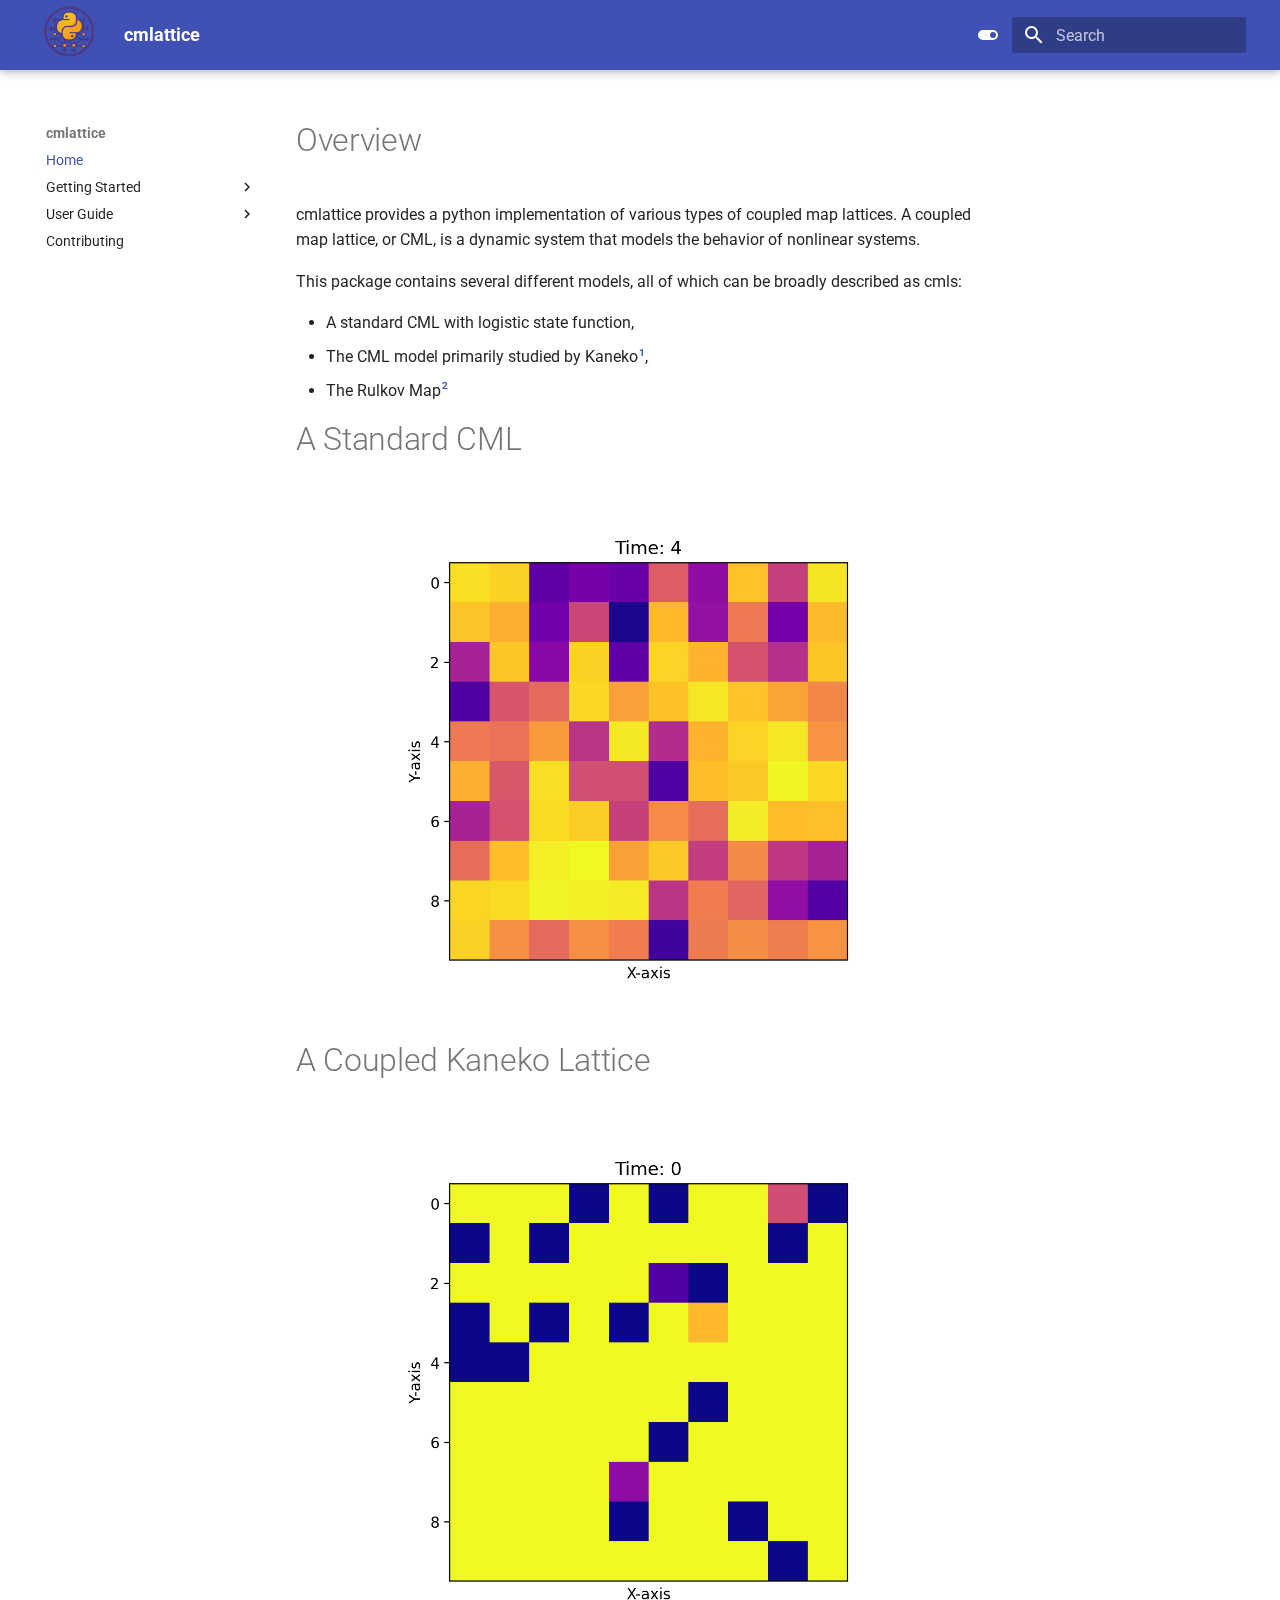
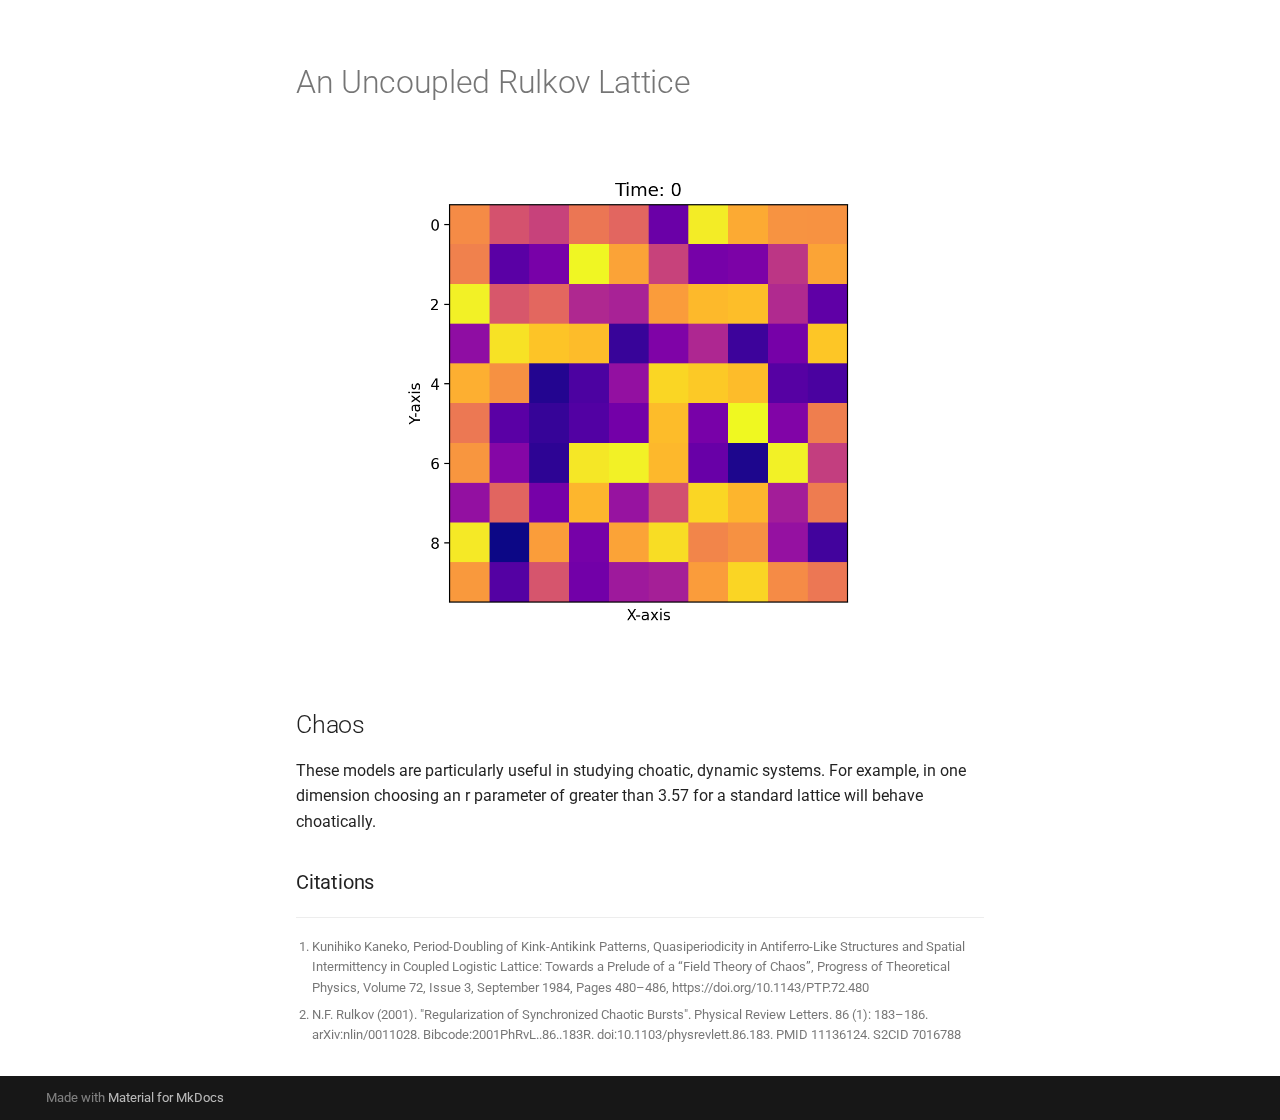
<file: index.html>
<!doctype html>
<html lang="en" class="no-js">
  <head>
    
      <meta charset="utf-8">
      <meta name="viewport" content="width=device-width,initial-scale=1">
      
        <meta name="description" content="A simple command line tool for running Coupled Map Lattice simulations.">
      
      
        <meta name="author" content="Michael May">
      
      
        <link rel="canonical" href="https://mskmay66.github.io/cmlattice/">
      
      
      
        <link rel="next" href="installation/">
      
      
      <link rel="icon" href="assets/images/favicon.png">
      <meta name="generator" content="mkdocs-1.6.1, mkdocs-material-9.6.12">
    
    
      
        <title>cmlattice</title>
      
    
    
      <link rel="stylesheet" href="assets/stylesheets/main.2afb09e1.min.css">
      
        
        <link rel="stylesheet" href="assets/stylesheets/palette.06af60db.min.css">
      
      


    
    
      
    
    
      
        
        
        <link rel="preconnect" href="https://fonts.gstatic.com" crossorigin>
        <link rel="stylesheet" href="https://fonts.googleapis.com/css?family=Roboto:300,300i,400,400i,700,700i%7CRoboto+Mono:400,400i,700,700i&display=fallback">
        <style>:root{--md-text-font:"Roboto";--md-code-font:"Roboto Mono"}</style>
      
    
    
      <link rel="stylesheet" href="assets/_mkdocstrings.css">
    
      <link rel="stylesheet" href="stylesheets/extra.css">
    
    <script>__md_scope=new URL(".",location),__md_hash=e=>[...e].reduce(((e,_)=>(e<<5)-e+_.charCodeAt(0)),0),__md_get=(e,_=localStorage,t=__md_scope)=>JSON.parse(_.getItem(t.pathname+"."+e)),__md_set=(e,_,t=localStorage,a=__md_scope)=>{try{t.setItem(a.pathname+"."+e,JSON.stringify(_))}catch(e){}}</script>
    
      

    
    
    
  </head>
  
  
    
    
      
    
    
    
    
    <body dir="ltr" data-md-color-scheme="default" data-md-color-primary="indigo" data-md-color-accent="indigo">
  
    
    <input class="md-toggle" data-md-toggle="drawer" type="checkbox" id="__drawer" autocomplete="off">
    <input class="md-toggle" data-md-toggle="search" type="checkbox" id="__search" autocomplete="off">
    <label class="md-overlay" for="__drawer"></label>
    <div data-md-component="skip">
      
        
        <a href="#overview" class="md-skip">
          Skip to content
        </a>
      
    </div>
    <div data-md-component="announce">
      
    </div>
    
    
      

  

<header class="md-header md-header--shadow" data-md-component="header">
  <nav class="md-header__inner md-grid" aria-label="Header">
    <a href="." title="cmlattice" class="md-header__button md-logo" aria-label="cmlattice" data-md-component="logo">
      
  <img src="assets/logo.png" alt="logo">

    </a>
    <label class="md-header__button md-icon" for="__drawer">
      
      <svg xmlns="http://www.w3.org/2000/svg" viewBox="0 0 24 24"><path d="M3 6h18v2H3zm0 5h18v2H3zm0 5h18v2H3z"/></svg>
    </label>
    <div class="md-header__title" data-md-component="header-title">
      <div class="md-header__ellipsis">
        <div class="md-header__topic">
          <span class="md-ellipsis">
            cmlattice
          </span>
        </div>
        <div class="md-header__topic" data-md-component="header-topic">
          <span class="md-ellipsis">
            
              Home
            
          </span>
        </div>
      </div>
    </div>
    
      
        <form class="md-header__option" data-md-component="palette">
  
    
    
    
    <input class="md-option" data-md-color-media="" data-md-color-scheme="default" data-md-color-primary="indigo" data-md-color-accent="indigo"  aria-label="Switch to dark mode"  type="radio" name="__palette" id="__palette_0">
    
      <label class="md-header__button md-icon" title="Switch to dark mode" for="__palette_1" hidden>
        <svg xmlns="http://www.w3.org/2000/svg" viewBox="0 0 24 24"><path d="M17 7H7a5 5 0 0 0-5 5 5 5 0 0 0 5 5h10a5 5 0 0 0 5-5 5 5 0 0 0-5-5m0 8a3 3 0 0 1-3-3 3 3 0 0 1 3-3 3 3 0 0 1 3 3 3 3 0 0 1-3 3"/></svg>
      </label>
    
  
    
    
    
    <input class="md-option" data-md-color-media="" data-md-color-scheme="slate" data-md-color-primary="indigo" data-md-color-accent="indigo"  aria-label="Switch to light mode"  type="radio" name="__palette" id="__palette_1">
    
      <label class="md-header__button md-icon" title="Switch to light mode" for="__palette_0" hidden>
        <svg xmlns="http://www.w3.org/2000/svg" viewBox="0 0 24 24"><path d="M17 7H7a5 5 0 0 0-5 5 5 5 0 0 0 5 5h10a5 5 0 0 0 5-5 5 5 0 0 0-5-5m0 8a3 3 0 0 1-3-3 3 3 0 0 1 3-3 3 3 0 0 1 3 3 3 3 0 0 1-3 3"/></svg>
      </label>
    
  
</form>
      
    
    
      <script>var palette=__md_get("__palette");if(palette&&palette.color){if("(prefers-color-scheme)"===palette.color.media){var media=matchMedia("(prefers-color-scheme: light)"),input=document.querySelector(media.matches?"[data-md-color-media='(prefers-color-scheme: light)']":"[data-md-color-media='(prefers-color-scheme: dark)']");palette.color.media=input.getAttribute("data-md-color-media"),palette.color.scheme=input.getAttribute("data-md-color-scheme"),palette.color.primary=input.getAttribute("data-md-color-primary"),palette.color.accent=input.getAttribute("data-md-color-accent")}for(var[key,value]of Object.entries(palette.color))document.body.setAttribute("data-md-color-"+key,value)}</script>
    
    
    
      
      
        <label class="md-header__button md-icon" for="__search">
          
          <svg xmlns="http://www.w3.org/2000/svg" viewBox="0 0 24 24"><path d="M9.5 3A6.5 6.5 0 0 1 16 9.5c0 1.61-.59 3.09-1.56 4.23l.27.27h.79l5 5-1.5 1.5-5-5v-.79l-.27-.27A6.52 6.52 0 0 1 9.5 16 6.5 6.5 0 0 1 3 9.5 6.5 6.5 0 0 1 9.5 3m0 2C7 5 5 7 5 9.5S7 14 9.5 14 14 12 14 9.5 12 5 9.5 5"/></svg>
        </label>
        <div class="md-search" data-md-component="search" role="dialog">
  <label class="md-search__overlay" for="__search"></label>
  <div class="md-search__inner" role="search">
    <form class="md-search__form" name="search">
      <input type="text" class="md-search__input" name="query" aria-label="Search" placeholder="Search" autocapitalize="off" autocorrect="off" autocomplete="off" spellcheck="false" data-md-component="search-query" required>
      <label class="md-search__icon md-icon" for="__search">
        
        <svg xmlns="http://www.w3.org/2000/svg" viewBox="0 0 24 24"><path d="M9.5 3A6.5 6.5 0 0 1 16 9.5c0 1.61-.59 3.09-1.56 4.23l.27.27h.79l5 5-1.5 1.5-5-5v-.79l-.27-.27A6.52 6.52 0 0 1 9.5 16 6.5 6.5 0 0 1 3 9.5 6.5 6.5 0 0 1 9.5 3m0 2C7 5 5 7 5 9.5S7 14 9.5 14 14 12 14 9.5 12 5 9.5 5"/></svg>
        
        <svg xmlns="http://www.w3.org/2000/svg" viewBox="0 0 24 24"><path d="M20 11v2H8l5.5 5.5-1.42 1.42L4.16 12l7.92-7.92L13.5 5.5 8 11z"/></svg>
      </label>
      <nav class="md-search__options" aria-label="Search">
        
        <button type="reset" class="md-search__icon md-icon" title="Clear" aria-label="Clear" tabindex="-1">
          
          <svg xmlns="http://www.w3.org/2000/svg" viewBox="0 0 24 24"><path d="M19 6.41 17.59 5 12 10.59 6.41 5 5 6.41 10.59 12 5 17.59 6.41 19 12 13.41 17.59 19 19 17.59 13.41 12z"/></svg>
        </button>
      </nav>
      
    </form>
    <div class="md-search__output">
      <div class="md-search__scrollwrap" tabindex="0" data-md-scrollfix>
        <div class="md-search-result" data-md-component="search-result">
          <div class="md-search-result__meta">
            Initializing search
          </div>
          <ol class="md-search-result__list" role="presentation"></ol>
        </div>
      </div>
    </div>
  </div>
</div>
      
    
    
  </nav>
  
</header>
    
    <div class="md-container" data-md-component="container">
      
      
        
          
        
      
      <main class="md-main" data-md-component="main">
        <div class="md-main__inner md-grid">
          
            
              
              <div class="md-sidebar md-sidebar--primary" data-md-component="sidebar" data-md-type="navigation" >
                <div class="md-sidebar__scrollwrap">
                  <div class="md-sidebar__inner">
                    



<nav class="md-nav md-nav--primary" aria-label="Navigation" data-md-level="0">
  <label class="md-nav__title" for="__drawer">
    <a href="." title="cmlattice" class="md-nav__button md-logo" aria-label="cmlattice" data-md-component="logo">
      
  <img src="assets/logo.png" alt="logo">

    </a>
    cmlattice
  </label>
  
  <ul class="md-nav__list" data-md-scrollfix>
    
      
      
  
  
    
  
  
  
    <li class="md-nav__item md-nav__item--active">
      
      <input class="md-nav__toggle md-toggle" type="checkbox" id="__toc">
      
      
        
      
      
      <a href="." class="md-nav__link md-nav__link--active">
        
  
  
  <span class="md-ellipsis">
    Home
    
  </span>
  

      </a>
      
    </li>
  

    
      
      
  
  
  
  
    
    
    
    
    
    <li class="md-nav__item md-nav__item--nested">
      
        
        
        <input class="md-nav__toggle md-toggle " type="checkbox" id="__nav_2" >
        
          
          <label class="md-nav__link" for="__nav_2" id="__nav_2_label" tabindex="0">
            
  
  
  <span class="md-ellipsis">
    Getting Started
    
  </span>
  

            <span class="md-nav__icon md-icon"></span>
          </label>
        
        <nav class="md-nav" data-md-level="1" aria-labelledby="__nav_2_label" aria-expanded="false">
          <label class="md-nav__title" for="__nav_2">
            <span class="md-nav__icon md-icon"></span>
            Getting Started
          </label>
          <ul class="md-nav__list" data-md-scrollfix>
            
              
                
  
  
  
  
    <li class="md-nav__item">
      <a href="installation/" class="md-nav__link">
        
  
  
  <span class="md-ellipsis">
    Installation
    
  </span>
  

      </a>
    </li>
  

              
            
          </ul>
        </nav>
      
    </li>
  

    
      
      
  
  
  
  
    
    
    
    
    
    <li class="md-nav__item md-nav__item--nested">
      
        
        
        <input class="md-nav__toggle md-toggle " type="checkbox" id="__nav_3" >
        
          
          <label class="md-nav__link" for="__nav_3" id="__nav_3_label" tabindex="0">
            
  
  
  <span class="md-ellipsis">
    User Guide
    
  </span>
  

            <span class="md-nav__icon md-icon"></span>
          </label>
        
        <nav class="md-nav" data-md-level="1" aria-labelledby="__nav_3_label" aria-expanded="false">
          <label class="md-nav__title" for="__nav_3">
            <span class="md-nav__icon md-icon"></span>
            User Guide
          </label>
          <ul class="md-nav__list" data-md-scrollfix>
            
              
                
  
  
  
  
    <li class="md-nav__item">
      <a href="cml/" class="md-nav__link">
        
  
  
  <span class="md-ellipsis">
    CoupledMapLattice
    
  </span>
  

      </a>
    </li>
  

              
            
              
                
  
  
  
  
    <li class="md-nav__item">
      <a href="kaneko/" class="md-nav__link">
        
  
  
  <span class="md-ellipsis">
    KenekoLattice
    
  </span>
  

      </a>
    </li>
  

              
            
              
                
  
  
  
  
    <li class="md-nav__item">
      <a href="rulkov/" class="md-nav__link">
        
  
  
  <span class="md-ellipsis">
    RulkovLattice
    
  </span>
  

      </a>
    </li>
  

              
            
              
                
  
  
  
  
    <li class="md-nav__item">
      <a href="visualization/" class="md-nav__link">
        
  
  
  <span class="md-ellipsis">
    Visualization
    
  </span>
  

      </a>
    </li>
  

              
            
              
                
  
  
  
  
    <li class="md-nav__item">
      <a href="examples/" class="md-nav__link">
        
  
  
  <span class="md-ellipsis">
    Examples
    
  </span>
  

      </a>
    </li>
  

              
            
          </ul>
        </nav>
      
    </li>
  

    
      
      
  
  
  
  
    <li class="md-nav__item">
      <a href="contributing/" class="md-nav__link">
        
  
  
  <span class="md-ellipsis">
    Contributing
    
  </span>
  

      </a>
    </li>
  

    
  </ul>
</nav>
                  </div>
                </div>
              </div>
            
            
              
              <div class="md-sidebar md-sidebar--secondary" data-md-component="sidebar" data-md-type="toc" >
                <div class="md-sidebar__scrollwrap">
                  <div class="md-sidebar__inner">
                    

<nav class="md-nav md-nav--secondary" aria-label="Table of contents">
  
  
  
    
  
  
</nav>
                  </div>
                </div>
              </div>
            
          
          
            <div class="md-content" data-md-component="content">
              <article class="md-content__inner md-typeset">
                
                  



<h1 id="overview">Overview</h1>
<p>cmlattice provides a python implementation of various types of coupled map lattices. A coupled map lattice, or CML, is a dynamic system that models the behavior of nonlinear systems.</p>
<p>This package contains several different models, all of which can be broadly described as cmls:</p>
<ul>
<li>A standard CML with logistic state function,</li>
<li>The CML model primarily studied by Kaneko<sup id="fnref:1"><a class="footnote-ref" href="#fn:1">1</a></sup>,</li>
<li>The Rulkov Map<sup id="fnref:2"><a class="footnote-ref" href="#fn:2">2</a></sup></li>
</ul>
<h1 id="a-standard-cml">A Standard CML</h1>
<p><img alt="A cml with 10 nuerons, in a stable regime" src="assets/animated_example.gif" /></p>
<h1 id="a-coupled-kaneko-lattice">A Coupled Kaneko Lattice</h1>
<p><img alt="A coupled kaneko" src="assets/coupled_kaneko.gif" /></p>
<h1 id="an-uncoupled-rulkov-lattice">An Uncoupled Rulkov Lattice</h1>
<p><img alt="A uncoupled rulkov" src="assets/uncoupled_rulkov.gif" /></p>
<h2 id="chaos">Chaos</h2>
<p>These models are particularly useful in studying choatic, dynamic systems. For example, in one dimension choosing an r parameter of greater than 3.57 for a standard lattice will behave choatically.</p>
<h3 id="citations">Citations</h3>
<div class="footnote">
<hr />
<ol>
<li id="fn:1">
<p>Kunihiko Kaneko, Period-Doubling of Kink-Antikink Patterns, Quasiperiodicity in Antiferro-Like Structures and Spatial Intermittency in Coupled Logistic Lattice: Towards a Prelude of a “Field Theory of Chaos”, Progress of Theoretical Physics, Volume 72, Issue 3, September 1984, Pages 480–486, https://doi.org/10.1143/PTP.72.480&#160;<a class="footnote-backref" href="#fnref:1" title="Jump back to footnote 1 in the text">&#8617;</a></p>
</li>
<li id="fn:2">
<p>N.F. Rulkov (2001). "Regularization of Synchronized Chaotic Bursts". Physical Review Letters. 86 (1): 183–186. arXiv:nlin/0011028. Bibcode:2001PhRvL..86..183R. doi:10.1103/physrevlett.86.183. PMID 11136124. S2CID 7016788&#160;<a class="footnote-backref" href="#fnref:2" title="Jump back to footnote 2 in the text">&#8617;</a></p>
</li>
</ol>
</div>












                
              </article>
            </div>
          
          
<script>var target=document.getElementById(location.hash.slice(1));target&&target.name&&(target.checked=target.name.startsWith("__tabbed_"))</script>
        </div>
        
      </main>
      
        <footer class="md-footer">
  
  <div class="md-footer-meta md-typeset">
    <div class="md-footer-meta__inner md-grid">
      <div class="md-copyright">
  
  
    Made with
    <a href="https://squidfunk.github.io/mkdocs-material/" target="_blank" rel="noopener">
      Material for MkDocs
    </a>
  
</div>
      
    </div>
  </div>
</footer>
      
    </div>
    <div class="md-dialog" data-md-component="dialog">
      <div class="md-dialog__inner md-typeset"></div>
    </div>
    
    
    
      
      <script id="__config" type="application/json">{"base": ".", "features": [], "search": "assets/javascripts/workers/search.f8cc74c7.min.js", "tags": null, "translations": {"clipboard.copied": "Copied to clipboard", "clipboard.copy": "Copy to clipboard", "search.result.more.one": "1 more on this page", "search.result.more.other": "# more on this page", "search.result.none": "No matching documents", "search.result.one": "1 matching document", "search.result.other": "# matching documents", "search.result.placeholder": "Type to start searching", "search.result.term.missing": "Missing", "select.version": "Select version"}, "version": null}</script>
    
    
      <script src="assets/javascripts/bundle.c8b220af.min.js"></script>
      
    
  </body>
</html>
</file>
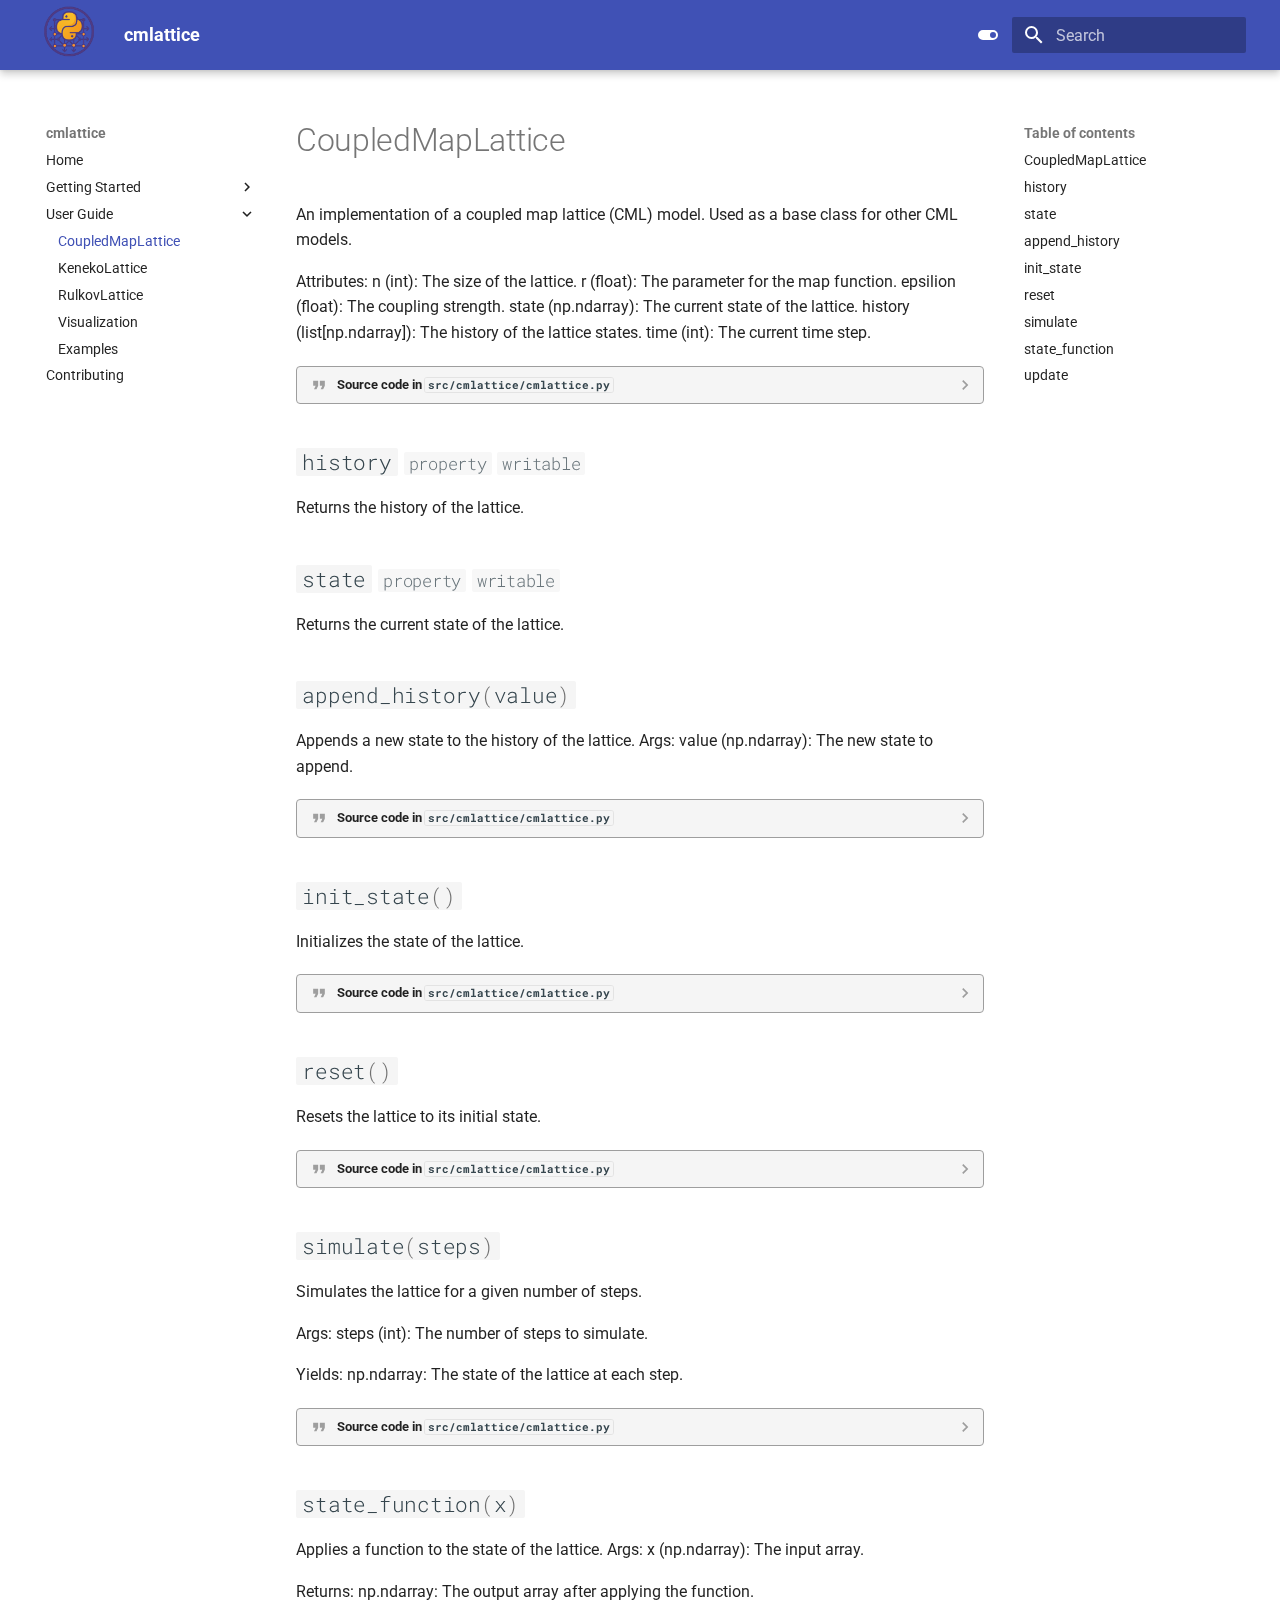
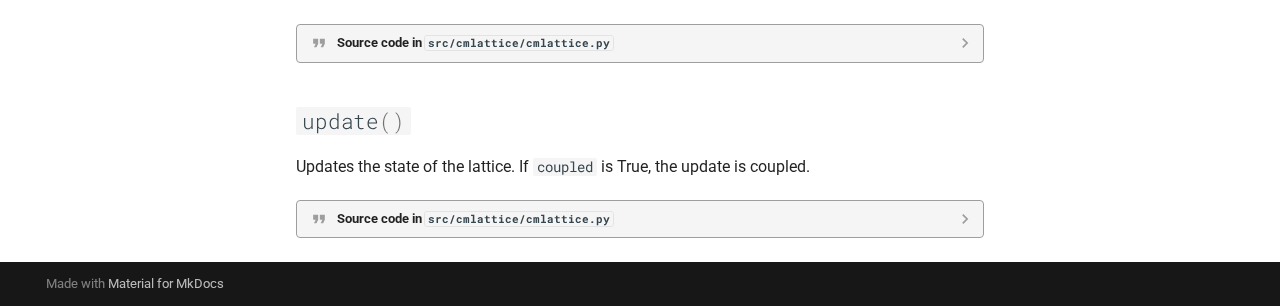
<file: cml/index.html>
<!doctype html>
<html lang="en" class="no-js">
  <head>
    
      <meta charset="utf-8">
      <meta name="viewport" content="width=device-width,initial-scale=1">
      
        <meta name="description" content="A simple command line tool for running Coupled Map Lattice simulations.">
      
      
        <meta name="author" content="Michael May">
      
      
        <link rel="canonical" href="https://mskmay66.github.io/cmlattice/cml/">
      
      
        <link rel="prev" href="../installation/">
      
      
        <link rel="next" href="../kaneko/">
      
      
      <link rel="icon" href="../assets/images/favicon.png">
      <meta name="generator" content="mkdocs-1.6.1, mkdocs-material-9.6.12">
    
    
      
        <title>CoupledMapLattice - cmlattice</title>
      
    
    
      <link rel="stylesheet" href="../assets/stylesheets/main.2afb09e1.min.css">
      
        
        <link rel="stylesheet" href="../assets/stylesheets/palette.06af60db.min.css">
      
      


    
    
      
    
    
      
        
        
        <link rel="preconnect" href="https://fonts.gstatic.com" crossorigin>
        <link rel="stylesheet" href="https://fonts.googleapis.com/css?family=Roboto:300,300i,400,400i,700,700i%7CRoboto+Mono:400,400i,700,700i&display=fallback">
        <style>:root{--md-text-font:"Roboto";--md-code-font:"Roboto Mono"}</style>
      
    
    
      <link rel="stylesheet" href="../assets/_mkdocstrings.css">
    
      <link rel="stylesheet" href="../stylesheets/extra.css">
    
    <script>__md_scope=new URL("..",location),__md_hash=e=>[...e].reduce(((e,_)=>(e<<5)-e+_.charCodeAt(0)),0),__md_get=(e,_=localStorage,t=__md_scope)=>JSON.parse(_.getItem(t.pathname+"."+e)),__md_set=(e,_,t=localStorage,a=__md_scope)=>{try{t.setItem(a.pathname+"."+e,JSON.stringify(_))}catch(e){}}</script>
    
      

    
    
    
  </head>
  
  
    
    
      
    
    
    
    
    <body dir="ltr" data-md-color-scheme="default" data-md-color-primary="indigo" data-md-color-accent="indigo">
  
    
    <input class="md-toggle" data-md-toggle="drawer" type="checkbox" id="__drawer" autocomplete="off">
    <input class="md-toggle" data-md-toggle="search" type="checkbox" id="__search" autocomplete="off">
    <label class="md-overlay" for="__drawer"></label>
    <div data-md-component="skip">
      
        
        <a href="#coupledmaplattice" class="md-skip">
          Skip to content
        </a>
      
    </div>
    <div data-md-component="announce">
      
    </div>
    
    
      

  

<header class="md-header md-header--shadow" data-md-component="header">
  <nav class="md-header__inner md-grid" aria-label="Header">
    <a href=".." title="cmlattice" class="md-header__button md-logo" aria-label="cmlattice" data-md-component="logo">
      
  <img src="../assets/logo.png" alt="logo">

    </a>
    <label class="md-header__button md-icon" for="__drawer">
      
      <svg xmlns="http://www.w3.org/2000/svg" viewBox="0 0 24 24"><path d="M3 6h18v2H3zm0 5h18v2H3zm0 5h18v2H3z"/></svg>
    </label>
    <div class="md-header__title" data-md-component="header-title">
      <div class="md-header__ellipsis">
        <div class="md-header__topic">
          <span class="md-ellipsis">
            cmlattice
          </span>
        </div>
        <div class="md-header__topic" data-md-component="header-topic">
          <span class="md-ellipsis">
            
              CoupledMapLattice
            
          </span>
        </div>
      </div>
    </div>
    
      
        <form class="md-header__option" data-md-component="palette">
  
    
    
    
    <input class="md-option" data-md-color-media="" data-md-color-scheme="default" data-md-color-primary="indigo" data-md-color-accent="indigo"  aria-label="Switch to dark mode"  type="radio" name="__palette" id="__palette_0">
    
      <label class="md-header__button md-icon" title="Switch to dark mode" for="__palette_1" hidden>
        <svg xmlns="http://www.w3.org/2000/svg" viewBox="0 0 24 24"><path d="M17 7H7a5 5 0 0 0-5 5 5 5 0 0 0 5 5h10a5 5 0 0 0 5-5 5 5 0 0 0-5-5m0 8a3 3 0 0 1-3-3 3 3 0 0 1 3-3 3 3 0 0 1 3 3 3 3 0 0 1-3 3"/></svg>
      </label>
    
  
    
    
    
    <input class="md-option" data-md-color-media="" data-md-color-scheme="slate" data-md-color-primary="indigo" data-md-color-accent="indigo"  aria-label="Switch to light mode"  type="radio" name="__palette" id="__palette_1">
    
      <label class="md-header__button md-icon" title="Switch to light mode" for="__palette_0" hidden>
        <svg xmlns="http://www.w3.org/2000/svg" viewBox="0 0 24 24"><path d="M17 7H7a5 5 0 0 0-5 5 5 5 0 0 0 5 5h10a5 5 0 0 0 5-5 5 5 0 0 0-5-5m0 8a3 3 0 0 1-3-3 3 3 0 0 1 3-3 3 3 0 0 1 3 3 3 3 0 0 1-3 3"/></svg>
      </label>
    
  
</form>
      
    
    
      <script>var palette=__md_get("__palette");if(palette&&palette.color){if("(prefers-color-scheme)"===palette.color.media){var media=matchMedia("(prefers-color-scheme: light)"),input=document.querySelector(media.matches?"[data-md-color-media='(prefers-color-scheme: light)']":"[data-md-color-media='(prefers-color-scheme: dark)']");palette.color.media=input.getAttribute("data-md-color-media"),palette.color.scheme=input.getAttribute("data-md-color-scheme"),palette.color.primary=input.getAttribute("data-md-color-primary"),palette.color.accent=input.getAttribute("data-md-color-accent")}for(var[key,value]of Object.entries(palette.color))document.body.setAttribute("data-md-color-"+key,value)}</script>
    
    
    
      
      
        <label class="md-header__button md-icon" for="__search">
          
          <svg xmlns="http://www.w3.org/2000/svg" viewBox="0 0 24 24"><path d="M9.5 3A6.5 6.5 0 0 1 16 9.5c0 1.61-.59 3.09-1.56 4.23l.27.27h.79l5 5-1.5 1.5-5-5v-.79l-.27-.27A6.52 6.52 0 0 1 9.5 16 6.5 6.5 0 0 1 3 9.5 6.5 6.5 0 0 1 9.5 3m0 2C7 5 5 7 5 9.5S7 14 9.5 14 14 12 14 9.5 12 5 9.5 5"/></svg>
        </label>
        <div class="md-search" data-md-component="search" role="dialog">
  <label class="md-search__overlay" for="__search"></label>
  <div class="md-search__inner" role="search">
    <form class="md-search__form" name="search">
      <input type="text" class="md-search__input" name="query" aria-label="Search" placeholder="Search" autocapitalize="off" autocorrect="off" autocomplete="off" spellcheck="false" data-md-component="search-query" required>
      <label class="md-search__icon md-icon" for="__search">
        
        <svg xmlns="http://www.w3.org/2000/svg" viewBox="0 0 24 24"><path d="M9.5 3A6.5 6.5 0 0 1 16 9.5c0 1.61-.59 3.09-1.56 4.23l.27.27h.79l5 5-1.5 1.5-5-5v-.79l-.27-.27A6.52 6.52 0 0 1 9.5 16 6.5 6.5 0 0 1 3 9.5 6.5 6.5 0 0 1 9.5 3m0 2C7 5 5 7 5 9.5S7 14 9.5 14 14 12 14 9.5 12 5 9.5 5"/></svg>
        
        <svg xmlns="http://www.w3.org/2000/svg" viewBox="0 0 24 24"><path d="M20 11v2H8l5.5 5.5-1.42 1.42L4.16 12l7.92-7.92L13.5 5.5 8 11z"/></svg>
      </label>
      <nav class="md-search__options" aria-label="Search">
        
        <button type="reset" class="md-search__icon md-icon" title="Clear" aria-label="Clear" tabindex="-1">
          
          <svg xmlns="http://www.w3.org/2000/svg" viewBox="0 0 24 24"><path d="M19 6.41 17.59 5 12 10.59 6.41 5 5 6.41 10.59 12 5 17.59 6.41 19 12 13.41 17.59 19 19 17.59 13.41 12z"/></svg>
        </button>
      </nav>
      
    </form>
    <div class="md-search__output">
      <div class="md-search__scrollwrap" tabindex="0" data-md-scrollfix>
        <div class="md-search-result" data-md-component="search-result">
          <div class="md-search-result__meta">
            Initializing search
          </div>
          <ol class="md-search-result__list" role="presentation"></ol>
        </div>
      </div>
    </div>
  </div>
</div>
      
    
    
  </nav>
  
</header>
    
    <div class="md-container" data-md-component="container">
      
      
        
          
        
      
      <main class="md-main" data-md-component="main">
        <div class="md-main__inner md-grid">
          
            
              
              <div class="md-sidebar md-sidebar--primary" data-md-component="sidebar" data-md-type="navigation" >
                <div class="md-sidebar__scrollwrap">
                  <div class="md-sidebar__inner">
                    



<nav class="md-nav md-nav--primary" aria-label="Navigation" data-md-level="0">
  <label class="md-nav__title" for="__drawer">
    <a href=".." title="cmlattice" class="md-nav__button md-logo" aria-label="cmlattice" data-md-component="logo">
      
  <img src="../assets/logo.png" alt="logo">

    </a>
    cmlattice
  </label>
  
  <ul class="md-nav__list" data-md-scrollfix>
    
      
      
  
  
  
  
    <li class="md-nav__item">
      <a href=".." class="md-nav__link">
        
  
  
  <span class="md-ellipsis">
    Home
    
  </span>
  

      </a>
    </li>
  

    
      
      
  
  
  
  
    
    
    
    
    
    <li class="md-nav__item md-nav__item--nested">
      
        
        
        <input class="md-nav__toggle md-toggle " type="checkbox" id="__nav_2" >
        
          
          <label class="md-nav__link" for="__nav_2" id="__nav_2_label" tabindex="0">
            
  
  
  <span class="md-ellipsis">
    Getting Started
    
  </span>
  

            <span class="md-nav__icon md-icon"></span>
          </label>
        
        <nav class="md-nav" data-md-level="1" aria-labelledby="__nav_2_label" aria-expanded="false">
          <label class="md-nav__title" for="__nav_2">
            <span class="md-nav__icon md-icon"></span>
            Getting Started
          </label>
          <ul class="md-nav__list" data-md-scrollfix>
            
              
                
  
  
  
  
    <li class="md-nav__item">
      <a href="../installation/" class="md-nav__link">
        
  
  
  <span class="md-ellipsis">
    Installation
    
  </span>
  

      </a>
    </li>
  

              
            
          </ul>
        </nav>
      
    </li>
  

    
      
      
  
  
    
  
  
  
    
    
    
    
    
    <li class="md-nav__item md-nav__item--active md-nav__item--nested">
      
        
        
        <input class="md-nav__toggle md-toggle " type="checkbox" id="__nav_3" checked>
        
          
          <label class="md-nav__link" for="__nav_3" id="__nav_3_label" tabindex="0">
            
  
  
  <span class="md-ellipsis">
    User Guide
    
  </span>
  

            <span class="md-nav__icon md-icon"></span>
          </label>
        
        <nav class="md-nav" data-md-level="1" aria-labelledby="__nav_3_label" aria-expanded="true">
          <label class="md-nav__title" for="__nav_3">
            <span class="md-nav__icon md-icon"></span>
            User Guide
          </label>
          <ul class="md-nav__list" data-md-scrollfix>
            
              
                
  
  
    
  
  
  
    <li class="md-nav__item md-nav__item--active">
      
      <input class="md-nav__toggle md-toggle" type="checkbox" id="__toc">
      
      
        
      
      
        <label class="md-nav__link md-nav__link--active" for="__toc">
          
  
  
  <span class="md-ellipsis">
    CoupledMapLattice
    
  </span>
  

          <span class="md-nav__icon md-icon"></span>
        </label>
      
      <a href="./" class="md-nav__link md-nav__link--active">
        
  
  
  <span class="md-ellipsis">
    CoupledMapLattice
    
  </span>
  

      </a>
      
        

<nav class="md-nav md-nav--secondary" aria-label="Table of contents">
  
  
  
    
  
  
    <label class="md-nav__title" for="__toc">
      <span class="md-nav__icon md-icon"></span>
      Table of contents
    </label>
    <ul class="md-nav__list" data-md-component="toc" data-md-scrollfix>
      
        <li class="md-nav__item">
  <a href="#cmlattice.cmlattice.CoupledMapLattice" class="md-nav__link">
    <span class="md-ellipsis">
      CoupledMapLattice
    </span>
  </a>
  
</li>
      
        <li class="md-nav__item">
  <a href="#cmlattice.cmlattice.CoupledMapLattice.history" class="md-nav__link">
    <span class="md-ellipsis">
      history
    </span>
  </a>
  
</li>
      
        <li class="md-nav__item">
  <a href="#cmlattice.cmlattice.CoupledMapLattice.state" class="md-nav__link">
    <span class="md-ellipsis">
      state
    </span>
  </a>
  
</li>
      
        <li class="md-nav__item">
  <a href="#cmlattice.cmlattice.CoupledMapLattice.append_history" class="md-nav__link">
    <span class="md-ellipsis">
      append_history
    </span>
  </a>
  
</li>
      
        <li class="md-nav__item">
  <a href="#cmlattice.cmlattice.CoupledMapLattice.init_state" class="md-nav__link">
    <span class="md-ellipsis">
      init_state
    </span>
  </a>
  
</li>
      
        <li class="md-nav__item">
  <a href="#cmlattice.cmlattice.CoupledMapLattice.reset" class="md-nav__link">
    <span class="md-ellipsis">
      reset
    </span>
  </a>
  
</li>
      
        <li class="md-nav__item">
  <a href="#cmlattice.cmlattice.CoupledMapLattice.simulate" class="md-nav__link">
    <span class="md-ellipsis">
      simulate
    </span>
  </a>
  
</li>
      
        <li class="md-nav__item">
  <a href="#cmlattice.cmlattice.CoupledMapLattice.state_function" class="md-nav__link">
    <span class="md-ellipsis">
      state_function
    </span>
  </a>
  
</li>
      
        <li class="md-nav__item">
  <a href="#cmlattice.cmlattice.CoupledMapLattice.update" class="md-nav__link">
    <span class="md-ellipsis">
      update
    </span>
  </a>
  
</li>
      
    </ul>
  
</nav>
      
    </li>
  

              
            
              
                
  
  
  
  
    <li class="md-nav__item">
      <a href="../kaneko/" class="md-nav__link">
        
  
  
  <span class="md-ellipsis">
    KenekoLattice
    
  </span>
  

      </a>
    </li>
  

              
            
              
                
  
  
  
  
    <li class="md-nav__item">
      <a href="../rulkov/" class="md-nav__link">
        
  
  
  <span class="md-ellipsis">
    RulkovLattice
    
  </span>
  

      </a>
    </li>
  

              
            
              
                
  
  
  
  
    <li class="md-nav__item">
      <a href="../visualization/" class="md-nav__link">
        
  
  
  <span class="md-ellipsis">
    Visualization
    
  </span>
  

      </a>
    </li>
  

              
            
              
                
  
  
  
  
    <li class="md-nav__item">
      <a href="../examples/" class="md-nav__link">
        
  
  
  <span class="md-ellipsis">
    Examples
    
  </span>
  

      </a>
    </li>
  

              
            
          </ul>
        </nav>
      
    </li>
  

    
      
      
  
  
  
  
    <li class="md-nav__item">
      <a href="../contributing/" class="md-nav__link">
        
  
  
  <span class="md-ellipsis">
    Contributing
    
  </span>
  

      </a>
    </li>
  

    
  </ul>
</nav>
                  </div>
                </div>
              </div>
            
            
              
              <div class="md-sidebar md-sidebar--secondary" data-md-component="sidebar" data-md-type="toc" >
                <div class="md-sidebar__scrollwrap">
                  <div class="md-sidebar__inner">
                    

<nav class="md-nav md-nav--secondary" aria-label="Table of contents">
  
  
  
    
  
  
    <label class="md-nav__title" for="__toc">
      <span class="md-nav__icon md-icon"></span>
      Table of contents
    </label>
    <ul class="md-nav__list" data-md-component="toc" data-md-scrollfix>
      
        <li class="md-nav__item">
  <a href="#cmlattice.cmlattice.CoupledMapLattice" class="md-nav__link">
    <span class="md-ellipsis">
      CoupledMapLattice
    </span>
  </a>
  
</li>
      
        <li class="md-nav__item">
  <a href="#cmlattice.cmlattice.CoupledMapLattice.history" class="md-nav__link">
    <span class="md-ellipsis">
      history
    </span>
  </a>
  
</li>
      
        <li class="md-nav__item">
  <a href="#cmlattice.cmlattice.CoupledMapLattice.state" class="md-nav__link">
    <span class="md-ellipsis">
      state
    </span>
  </a>
  
</li>
      
        <li class="md-nav__item">
  <a href="#cmlattice.cmlattice.CoupledMapLattice.append_history" class="md-nav__link">
    <span class="md-ellipsis">
      append_history
    </span>
  </a>
  
</li>
      
        <li class="md-nav__item">
  <a href="#cmlattice.cmlattice.CoupledMapLattice.init_state" class="md-nav__link">
    <span class="md-ellipsis">
      init_state
    </span>
  </a>
  
</li>
      
        <li class="md-nav__item">
  <a href="#cmlattice.cmlattice.CoupledMapLattice.reset" class="md-nav__link">
    <span class="md-ellipsis">
      reset
    </span>
  </a>
  
</li>
      
        <li class="md-nav__item">
  <a href="#cmlattice.cmlattice.CoupledMapLattice.simulate" class="md-nav__link">
    <span class="md-ellipsis">
      simulate
    </span>
  </a>
  
</li>
      
        <li class="md-nav__item">
  <a href="#cmlattice.cmlattice.CoupledMapLattice.state_function" class="md-nav__link">
    <span class="md-ellipsis">
      state_function
    </span>
  </a>
  
</li>
      
        <li class="md-nav__item">
  <a href="#cmlattice.cmlattice.CoupledMapLattice.update" class="md-nav__link">
    <span class="md-ellipsis">
      update
    </span>
  </a>
  
</li>
      
    </ul>
  
</nav>
                  </div>
                </div>
              </div>
            
          
          
            <div class="md-content" data-md-component="content">
              <article class="md-content__inner md-typeset">
                
                  



<h1 id="coupledmaplattice">CoupledMapLattice</h1>


<div class="doc doc-object doc-class">



<a id="cmlattice.cmlattice.CoupledMapLattice"></a>
    <div class="doc doc-contents first">


        <p>An implementation of a coupled map lattice (CML) model.
Used as a base class for other CML models.</p>
<p>Attributes:
    n (int): The size of the lattice.
    r (float): The parameter for the map function.
    epsilion (float): The coupling strength.
    state (np.ndarray): The current state of the lattice.
    history (list[np.ndarray]): The history of the lattice states.
    time (int): The current time step.</p>







              <details class="quote">
                <summary>Source code in <code>src/cmlattice/cmlattice.py</code></summary>
                <div class="highlight"><table class="highlighttable"><tr><td class="linenos"><div class="linenodiv"><pre><span></span><span class="normal">  8</span>
<span class="normal">  9</span>
<span class="normal"> 10</span>
<span class="normal"> 11</span>
<span class="normal"> 12</span>
<span class="normal"> 13</span>
<span class="normal"> 14</span>
<span class="normal"> 15</span>
<span class="normal"> 16</span>
<span class="normal"> 17</span>
<span class="normal"> 18</span>
<span class="normal"> 19</span>
<span class="normal"> 20</span>
<span class="normal"> 21</span>
<span class="normal"> 22</span>
<span class="normal"> 23</span>
<span class="normal"> 24</span>
<span class="normal"> 25</span>
<span class="normal"> 26</span>
<span class="normal"> 27</span>
<span class="normal"> 28</span>
<span class="normal"> 29</span>
<span class="normal"> 30</span>
<span class="normal"> 31</span>
<span class="normal"> 32</span>
<span class="normal"> 33</span>
<span class="normal"> 34</span>
<span class="normal"> 35</span>
<span class="normal"> 36</span>
<span class="normal"> 37</span>
<span class="normal"> 38</span>
<span class="normal"> 39</span>
<span class="normal"> 40</span>
<span class="normal"> 41</span>
<span class="normal"> 42</span>
<span class="normal"> 43</span>
<span class="normal"> 44</span>
<span class="normal"> 45</span>
<span class="normal"> 46</span>
<span class="normal"> 47</span>
<span class="normal"> 48</span>
<span class="normal"> 49</span>
<span class="normal"> 50</span>
<span class="normal"> 51</span>
<span class="normal"> 52</span>
<span class="normal"> 53</span>
<span class="normal"> 54</span>
<span class="normal"> 55</span>
<span class="normal"> 56</span>
<span class="normal"> 57</span>
<span class="normal"> 58</span>
<span class="normal"> 59</span>
<span class="normal"> 60</span>
<span class="normal"> 61</span>
<span class="normal"> 62</span>
<span class="normal"> 63</span>
<span class="normal"> 64</span>
<span class="normal"> 65</span>
<span class="normal"> 66</span>
<span class="normal"> 67</span>
<span class="normal"> 68</span>
<span class="normal"> 69</span>
<span class="normal"> 70</span>
<span class="normal"> 71</span>
<span class="normal"> 72</span>
<span class="normal"> 73</span>
<span class="normal"> 74</span>
<span class="normal"> 75</span>
<span class="normal"> 76</span>
<span class="normal"> 77</span>
<span class="normal"> 78</span>
<span class="normal"> 79</span>
<span class="normal"> 80</span>
<span class="normal"> 81</span>
<span class="normal"> 82</span>
<span class="normal"> 83</span>
<span class="normal"> 84</span>
<span class="normal"> 85</span>
<span class="normal"> 86</span>
<span class="normal"> 87</span>
<span class="normal"> 88</span>
<span class="normal"> 89</span>
<span class="normal"> 90</span>
<span class="normal"> 91</span>
<span class="normal"> 92</span>
<span class="normal"> 93</span>
<span class="normal"> 94</span>
<span class="normal"> 95</span>
<span class="normal"> 96</span>
<span class="normal"> 97</span>
<span class="normal"> 98</span>
<span class="normal"> 99</span>
<span class="normal">100</span>
<span class="normal">101</span>
<span class="normal">102</span>
<span class="normal">103</span>
<span class="normal">104</span>
<span class="normal">105</span>
<span class="normal">106</span>
<span class="normal">107</span>
<span class="normal">108</span>
<span class="normal">109</span>
<span class="normal">110</span>
<span class="normal">111</span>
<span class="normal">112</span>
<span class="normal">113</span>
<span class="normal">114</span>
<span class="normal">115</span>
<span class="normal">116</span>
<span class="normal">117</span>
<span class="normal">118</span>
<span class="normal">119</span>
<span class="normal">120</span>
<span class="normal">121</span>
<span class="normal">122</span>
<span class="normal">123</span>
<span class="normal">124</span>
<span class="normal">125</span>
<span class="normal">126</span>
<span class="normal">127</span>
<span class="normal">128</span>
<span class="normal">129</span>
<span class="normal">130</span>
<span class="normal">131</span>
<span class="normal">132</span>
<span class="normal">133</span>
<span class="normal">134</span>
<span class="normal">135</span>
<span class="normal">136</span>
<span class="normal">137</span>
<span class="normal">138</span>
<span class="normal">139</span></pre></div></td><td class="code"><div><pre><span></span><code><span class="k">class</span><span class="w"> </span><span class="nc">CoupledMapLattice</span><span class="p">:</span>
<span class="w">    </span><span class="sd">&quot;&quot;&quot;An implementation of a coupled map lattice (CML) model.</span>
<span class="sd">    Used as a base class for other CML models.</span>

<span class="sd">    Attributes:</span>
<span class="sd">        n (int): The size of the lattice.</span>
<span class="sd">        r (float): The parameter for the map function.</span>
<span class="sd">        epsilion (float): The coupling strength.</span>
<span class="sd">        state (np.ndarray): The current state of the lattice.</span>
<span class="sd">        history (list[np.ndarray]): The history of the lattice states.</span>
<span class="sd">        time (int): The current time step.</span>
<span class="sd">    &quot;&quot;&quot;</span>

    <span class="k">def</span><span class="w"> </span><span class="fm">__init__</span><span class="p">(</span><span class="bp">self</span><span class="p">,</span> <span class="n">n</span><span class="p">:</span> <span class="nb">int</span><span class="p">,</span> <span class="n">r</span><span class="p">:</span> <span class="nb">float</span><span class="p">,</span> <span class="n">epsilon</span><span class="p">:</span> <span class="nb">float</span> <span class="o">=</span> <span class="mi">1</span><span class="p">)</span> <span class="o">-&gt;</span> <span class="kc">None</span><span class="p">:</span>
        <span class="bp">self</span><span class="o">.</span><span class="n">n</span> <span class="o">=</span> <span class="n">n</span>
        <span class="bp">self</span><span class="o">.</span><span class="n">r</span> <span class="o">=</span> <span class="n">r</span>
        <span class="bp">self</span><span class="o">.</span><span class="n">epsilon</span> <span class="o">=</span> <span class="n">epsilon</span>
        <span class="bp">self</span><span class="o">.</span><span class="n">state</span> <span class="o">=</span> <span class="bp">self</span><span class="o">.</span><span class="n">init_state</span><span class="p">()</span>
        <span class="bp">self</span><span class="o">.</span><span class="n">history</span> <span class="o">=</span> <span class="p">[</span><span class="bp">self</span><span class="o">.</span><span class="n">state</span><span class="p">]</span>
        <span class="bp">self</span><span class="o">.</span><span class="n">time</span> <span class="o">=</span> <span class="mi">0</span>

    <span class="k">def</span><span class="w"> </span><span class="fm">__repr__</span><span class="p">(</span><span class="bp">self</span><span class="p">)</span> <span class="o">-&gt;</span> <span class="nb">str</span><span class="p">:</span>
        <span class="k">return</span> <span class="sa">f</span><span class="s2">&quot;CoupledMapLattice(n=</span><span class="si">{</span><span class="bp">self</span><span class="o">.</span><span class="n">n</span><span class="si">}</span><span class="s2">, r=</span><span class="si">{</span><span class="bp">self</span><span class="o">.</span><span class="n">r</span><span class="si">}</span><span class="s2">, epsilion=</span><span class="si">{</span><span class="bp">self</span><span class="o">.</span><span class="n">epsilon</span><span class="si">}</span><span class="s2">)&quot;</span>

    <span class="k">def</span><span class="w"> </span><span class="nf">init_state</span><span class="p">(</span><span class="bp">self</span><span class="p">)</span> <span class="o">-&gt;</span> <span class="n">np</span><span class="o">.</span><span class="n">ndarray</span><span class="p">:</span>
<span class="w">        </span><span class="sd">&quot;&quot;&quot;Initializes the state of the lattice.&quot;&quot;&quot;</span>
        <span class="k">return</span> <span class="n">np</span><span class="o">.</span><span class="n">random</span><span class="o">.</span><span class="n">uniform</span><span class="p">(</span><span class="mi">0</span><span class="p">,</span> <span class="mi">1</span><span class="p">,</span> <span class="p">(</span><span class="bp">self</span><span class="o">.</span><span class="n">n</span><span class="p">,</span> <span class="bp">self</span><span class="o">.</span><span class="n">n</span><span class="p">))</span>

    <span class="nd">@property</span>
    <span class="k">def</span><span class="w"> </span><span class="nf">state</span><span class="p">(</span><span class="bp">self</span><span class="p">)</span> <span class="o">-&gt;</span> <span class="n">np</span><span class="o">.</span><span class="n">ndarray</span><span class="p">:</span>
<span class="w">        </span><span class="sd">&quot;&quot;&quot;Returns the current state of the lattice.&quot;&quot;&quot;</span>
        <span class="k">return</span> <span class="bp">self</span><span class="o">.</span><span class="n">_state</span><span class="o">.</span><span class="n">copy</span><span class="p">()</span>

    <span class="nd">@state</span><span class="o">.</span><span class="n">setter</span>
    <span class="k">def</span><span class="w"> </span><span class="nf">state</span><span class="p">(</span><span class="bp">self</span><span class="p">,</span> <span class="n">value</span><span class="p">:</span> <span class="n">np</span><span class="o">.</span><span class="n">ndarray</span><span class="p">)</span> <span class="o">-&gt;</span> <span class="kc">None</span><span class="p">:</span>
<span class="w">        </span><span class="sd">&quot;&quot;&quot;Sets the state of the lattice.</span>
<span class="sd">        Args:</span>
<span class="sd">            value (np.ndarray): The new state of the lattice.</span>
<span class="sd">        &quot;&quot;&quot;</span>
        <span class="k">if</span> <span class="ow">not</span> <span class="nb">isinstance</span><span class="p">(</span><span class="n">value</span><span class="p">,</span> <span class="n">np</span><span class="o">.</span><span class="n">ndarray</span><span class="p">):</span>
            <span class="k">raise</span> <span class="ne">ValueError</span><span class="p">(</span><span class="s1">&#39;State must be a numpy array.&#39;</span><span class="p">)</span>
        <span class="k">if</span> <span class="n">value</span><span class="o">.</span><span class="n">ndim</span> <span class="o">!=</span> <span class="mi">2</span><span class="p">:</span>
            <span class="k">raise</span> <span class="ne">ValueError</span><span class="p">(</span><span class="s1">&#39;State must be a 2D array.&#39;</span><span class="p">)</span>
        <span class="k">if</span> <span class="n">value</span><span class="o">.</span><span class="n">dtype</span> <span class="o">!=</span> <span class="n">np</span><span class="o">.</span><span class="n">float64</span><span class="p">:</span>
            <span class="k">raise</span> <span class="ne">ValueError</span><span class="p">(</span><span class="s1">&#39;State must be a float64 array.&#39;</span><span class="p">)</span>

        <span class="k">if</span> <span class="n">value</span><span class="o">.</span><span class="n">shape</span> <span class="o">!=</span> <span class="p">(</span><span class="bp">self</span><span class="o">.</span><span class="n">n</span><span class="p">,</span> <span class="bp">self</span><span class="o">.</span><span class="n">n</span><span class="p">):</span>
            <span class="k">raise</span> <span class="ne">ValueError</span><span class="p">(</span><span class="sa">f</span><span class="s2">&quot;State must be of shape (</span><span class="si">{</span><span class="bp">self</span><span class="o">.</span><span class="n">n</span><span class="si">}</span><span class="s2">, </span><span class="si">{</span><span class="bp">self</span><span class="o">.</span><span class="n">n</span><span class="si">}</span><span class="s2">).&quot;</span><span class="p">)</span>
        <span class="bp">self</span><span class="o">.</span><span class="n">_state</span> <span class="o">=</span> <span class="n">value</span>

    <span class="nd">@property</span>
    <span class="k">def</span><span class="w"> </span><span class="nf">history</span><span class="p">(</span><span class="bp">self</span><span class="p">)</span> <span class="o">-&gt;</span> <span class="nb">list</span><span class="p">[</span><span class="n">np</span><span class="o">.</span><span class="n">ndarray</span><span class="p">]:</span>
<span class="w">        </span><span class="sd">&quot;&quot;&quot;Returns the history of the lattice.&quot;&quot;&quot;</span>
        <span class="k">return</span> <span class="bp">self</span><span class="o">.</span><span class="n">_history</span><span class="o">.</span><span class="n">copy</span><span class="p">()</span>

    <span class="nd">@history</span><span class="o">.</span><span class="n">setter</span>
    <span class="k">def</span><span class="w"> </span><span class="nf">history</span><span class="p">(</span><span class="bp">self</span><span class="p">,</span> <span class="n">value</span><span class="p">:</span> <span class="nb">list</span><span class="p">[</span><span class="n">np</span><span class="o">.</span><span class="n">ndarray</span><span class="p">])</span> <span class="o">-&gt;</span> <span class="kc">None</span><span class="p">:</span>
<span class="w">        </span><span class="sd">&quot;&quot;&quot;Sets the history of the lattice.</span>
<span class="sd">        Args:</span>
<span class="sd">            value (List[np.ndarray]): The new history of the lattice.</span>
<span class="sd">        &quot;&quot;&quot;</span>
        <span class="k">if</span> <span class="ow">not</span> <span class="nb">isinstance</span><span class="p">(</span><span class="n">value</span><span class="p">,</span> <span class="nb">list</span><span class="p">):</span>
            <span class="k">raise</span> <span class="ne">ValueError</span><span class="p">(</span><span class="s1">&#39;History must be a list.&#39;</span><span class="p">)</span>
        <span class="k">if</span> <span class="ow">not</span> <span class="nb">all</span><span class="p">(</span><span class="nb">isinstance</span><span class="p">(</span><span class="n">x</span><span class="p">,</span> <span class="n">np</span><span class="o">.</span><span class="n">ndarray</span><span class="p">)</span> <span class="k">for</span> <span class="n">x</span> <span class="ow">in</span> <span class="n">value</span><span class="p">):</span>
            <span class="k">raise</span> <span class="ne">ValueError</span><span class="p">(</span><span class="s1">&#39;All elements in history must be numpy arrays.&#39;</span><span class="p">)</span>

        <span class="bp">self</span><span class="o">.</span><span class="n">_history</span> <span class="o">=</span> <span class="n">value</span>

    <span class="k">def</span><span class="w"> </span><span class="nf">append_history</span><span class="p">(</span><span class="bp">self</span><span class="p">,</span> <span class="n">value</span><span class="p">:</span> <span class="n">np</span><span class="o">.</span><span class="n">ndarray</span><span class="p">)</span> <span class="o">-&gt;</span> <span class="kc">None</span><span class="p">:</span>
<span class="w">        </span><span class="sd">&quot;&quot;&quot;Appends a new state to the history of the lattice.</span>
<span class="sd">        Args:</span>
<span class="sd">            value (np.ndarray): The new state to append.</span>
<span class="sd">        &quot;&quot;&quot;</span>
        <span class="k">if</span> <span class="ow">not</span> <span class="nb">isinstance</span><span class="p">(</span><span class="n">value</span><span class="p">,</span> <span class="n">np</span><span class="o">.</span><span class="n">ndarray</span><span class="p">):</span>
            <span class="k">raise</span> <span class="ne">ValueError</span><span class="p">(</span><span class="s1">&#39;Value must be a numpy array.&#39;</span><span class="p">)</span>
        <span class="bp">self</span><span class="o">.</span><span class="n">_history</span><span class="o">.</span><span class="n">append</span><span class="p">(</span><span class="n">value</span><span class="p">)</span>

    <span class="k">def</span><span class="w"> </span><span class="nf">state_function</span><span class="p">(</span><span class="bp">self</span><span class="p">,</span> <span class="n">x</span><span class="p">:</span> <span class="n">np</span><span class="o">.</span><span class="n">ndarray</span><span class="p">)</span> <span class="o">-&gt;</span> <span class="n">np</span><span class="o">.</span><span class="n">ndarray</span><span class="p">:</span>
<span class="w">        </span><span class="sd">&quot;&quot;&quot;Applies a function to the state of the lattice.</span>
<span class="sd">        Args:</span>
<span class="sd">            x (np.ndarray): The input array.</span>

<span class="sd">        Returns:</span>
<span class="sd">            np.ndarray: The output array after applying the function.</span>
<span class="sd">        &quot;&quot;&quot;</span>
        <span class="k">return</span> <span class="bp">self</span><span class="o">.</span><span class="n">r</span> <span class="o">*</span> <span class="n">x</span> <span class="o">*</span> <span class="p">(</span><span class="mi">1</span> <span class="o">-</span> <span class="n">x</span><span class="p">)</span>

    <span class="k">def</span><span class="w"> </span><span class="nf">update</span><span class="p">(</span><span class="bp">self</span><span class="p">)</span> <span class="o">-&gt;</span> <span class="kc">None</span><span class="p">:</span>
<span class="w">        </span><span class="sd">&quot;&quot;&quot;Updates the state of the lattice.</span>
<span class="sd">        If `coupled` is True, the update is coupled.</span>
<span class="sd">        &quot;&quot;&quot;</span>
        <span class="k">if</span> <span class="bp">self</span><span class="o">.</span><span class="n">epsilon</span> <span class="o">&lt;</span> <span class="mi">1</span><span class="p">:</span>
            <span class="bp">self</span><span class="o">.</span><span class="n">_update_coupled</span><span class="p">()</span>
        <span class="k">else</span><span class="p">:</span>
            <span class="bp">self</span><span class="o">.</span><span class="n">_update_independent</span><span class="p">()</span>
        <span class="bp">self</span><span class="o">.</span><span class="n">append_history</span><span class="p">(</span><span class="bp">self</span><span class="o">.</span><span class="n">state</span><span class="p">)</span>
        <span class="bp">self</span><span class="o">.</span><span class="n">time</span> <span class="o">+=</span> <span class="mi">1</span>

    <span class="k">def</span><span class="w"> </span><span class="nf">_update_coupled</span><span class="p">(</span><span class="bp">self</span><span class="p">)</span> <span class="o">-&gt;</span> <span class="kc">None</span><span class="p">:</span>
<span class="w">        </span><span class="sd">&quot;&quot;&quot;Updates the state of the lattice using a coupled map.&quot;&quot;&quot;</span>
        <span class="n">new_lattice</span> <span class="o">=</span> <span class="bp">self</span><span class="o">.</span><span class="n">state</span><span class="o">.</span><span class="n">copy</span><span class="p">()</span>
        <span class="k">for</span> <span class="n">i</span> <span class="ow">in</span> <span class="nb">range</span><span class="p">(</span><span class="bp">self</span><span class="o">.</span><span class="n">n</span><span class="p">):</span>
            <span class="n">left_neighbor</span> <span class="o">=</span> <span class="bp">self</span><span class="o">.</span><span class="n">state</span><span class="p">[(</span><span class="n">i</span> <span class="o">-</span> <span class="mi">1</span><span class="p">)</span> <span class="o">%</span> <span class="bp">self</span><span class="o">.</span><span class="n">n</span><span class="p">]</span>
            <span class="k">for</span> <span class="n">j</span> <span class="ow">in</span> <span class="nb">range</span><span class="p">(</span><span class="bp">self</span><span class="o">.</span><span class="n">n</span><span class="p">):</span>
                <span class="c1"># Apply the coupled map update</span>
                <span class="n">new_lattice</span><span class="p">[</span><span class="n">i</span><span class="p">,</span> <span class="n">j</span><span class="p">]</span> <span class="o">=</span> <span class="bp">self</span><span class="o">.</span><span class="n">epsilon</span> <span class="o">*</span> <span class="bp">self</span><span class="o">.</span><span class="n">state_function</span><span class="p">(</span>
                    <span class="bp">self</span><span class="o">.</span><span class="n">state</span><span class="p">[</span><span class="n">i</span><span class="p">,</span> <span class="n">j</span><span class="p">],</span>
                <span class="p">)</span> <span class="o">+</span> <span class="p">(</span><span class="mi">1</span> <span class="o">-</span> <span class="bp">self</span><span class="o">.</span><span class="n">epsilon</span><span class="p">)</span> <span class="o">*</span> <span class="bp">self</span><span class="o">.</span><span class="n">state_function</span><span class="p">(</span><span class="n">left_neighbor</span><span class="p">[</span><span class="n">j</span><span class="p">])</span>
        <span class="bp">self</span><span class="o">.</span><span class="n">state</span> <span class="o">=</span> <span class="n">new_lattice</span>

    <span class="k">def</span><span class="w"> </span><span class="nf">_update_independent</span><span class="p">(</span><span class="bp">self</span><span class="p">)</span> <span class="o">-&gt;</span> <span class="kc">None</span><span class="p">:</span>
<span class="w">        </span><span class="sd">&quot;&quot;&quot;Updates the state of the lattice using an independent map.&quot;&quot;&quot;</span>
        <span class="bp">self</span><span class="o">.</span><span class="n">state</span> <span class="o">=</span> <span class="bp">self</span><span class="o">.</span><span class="n">state_function</span><span class="p">(</span><span class="bp">self</span><span class="o">.</span><span class="n">state</span><span class="p">)</span>

    <span class="k">def</span><span class="w"> </span><span class="nf">reset</span><span class="p">(</span><span class="bp">self</span><span class="p">)</span> <span class="o">-&gt;</span> <span class="kc">None</span><span class="p">:</span>
<span class="w">        </span><span class="sd">&quot;&quot;&quot;Resets the lattice to its initial state.&quot;&quot;&quot;</span>
        <span class="bp">self</span><span class="o">.</span><span class="n">state</span> <span class="o">=</span> <span class="bp">self</span><span class="o">.</span><span class="n">init_state</span><span class="p">()</span>
        <span class="bp">self</span><span class="o">.</span><span class="n">history</span> <span class="o">=</span> <span class="p">[]</span>
        <span class="bp">self</span><span class="o">.</span><span class="n">time</span> <span class="o">=</span> <span class="mi">0</span>

    <span class="k">def</span><span class="w"> </span><span class="nf">simulate</span><span class="p">(</span><span class="bp">self</span><span class="p">,</span> <span class="n">steps</span><span class="p">:</span> <span class="nb">int</span><span class="p">)</span> <span class="o">-&gt;</span> <span class="n">Generator</span><span class="p">[</span><span class="n">np</span><span class="o">.</span><span class="n">ndarray</span><span class="p">]:</span>
<span class="w">        </span><span class="sd">&quot;&quot;&quot;Simulates the lattice for a given number of steps.</span>

<span class="sd">        Args:</span>
<span class="sd">            steps (int): The number of steps to simulate.</span>

<span class="sd">        Yields:</span>
<span class="sd">            np.ndarray: The state of the lattice at each step.</span>
<span class="sd">        &quot;&quot;&quot;</span>
        <span class="k">for</span> <span class="n">_</span> <span class="ow">in</span> <span class="nb">range</span><span class="p">(</span><span class="n">steps</span><span class="p">):</span>
            <span class="bp">self</span><span class="o">.</span><span class="n">update</span><span class="p">()</span>
            <span class="k">yield</span> <span class="bp">self</span><span class="o">.</span><span class="n">state</span>
</code></pre></div></td></tr></table></div>
              </details>



  <div class="doc doc-children">







<div class="doc doc-object doc-attribute">



<h2 id="cmlattice.cmlattice.CoupledMapLattice.history" class="doc doc-heading">
            <code class="highlight language-python"><span class="n">history</span></code>

  <span class="doc doc-labels">
      <small class="doc doc-label doc-label-property"><code>property</code></small>
      <small class="doc doc-label doc-label-writable"><code>writable</code></small>
  </span>

</h2>


    <div class="doc doc-contents ">

        <p>Returns the history of the lattice.</p>

    </div>

</div>

<div class="doc doc-object doc-attribute">



<h2 id="cmlattice.cmlattice.CoupledMapLattice.state" class="doc doc-heading">
            <code class="highlight language-python"><span class="n">state</span></code>

  <span class="doc doc-labels">
      <small class="doc doc-label doc-label-property"><code>property</code></small>
      <small class="doc doc-label doc-label-writable"><code>writable</code></small>
  </span>

</h2>


    <div class="doc doc-contents ">

        <p>Returns the current state of the lattice.</p>

    </div>

</div>



<div class="doc doc-object doc-function">


<h2 id="cmlattice.cmlattice.CoupledMapLattice.append_history" class="doc doc-heading">
            <code class="highlight language-python"><span class="n">append_history</span><span class="p">(</span><span class="n">value</span><span class="p">)</span></code>

</h2>


    <div class="doc doc-contents ">

        <p>Appends a new state to the history of the lattice.
Args:
    value (np.ndarray): The new state to append.</p>


            <details class="quote">
              <summary>Source code in <code>src/cmlattice/cmlattice.py</code></summary>
              <div class="highlight"><table class="highlighttable"><tr><td class="linenos"><div class="linenodiv"><pre><span></span><span class="normal">76</span>
<span class="normal">77</span>
<span class="normal">78</span>
<span class="normal">79</span>
<span class="normal">80</span>
<span class="normal">81</span>
<span class="normal">82</span>
<span class="normal">83</span></pre></div></td><td class="code"><div><pre><span></span><code><span class="k">def</span><span class="w"> </span><span class="nf">append_history</span><span class="p">(</span><span class="bp">self</span><span class="p">,</span> <span class="n">value</span><span class="p">:</span> <span class="n">np</span><span class="o">.</span><span class="n">ndarray</span><span class="p">)</span> <span class="o">-&gt;</span> <span class="kc">None</span><span class="p">:</span>
<span class="w">    </span><span class="sd">&quot;&quot;&quot;Appends a new state to the history of the lattice.</span>
<span class="sd">    Args:</span>
<span class="sd">        value (np.ndarray): The new state to append.</span>
<span class="sd">    &quot;&quot;&quot;</span>
    <span class="k">if</span> <span class="ow">not</span> <span class="nb">isinstance</span><span class="p">(</span><span class="n">value</span><span class="p">,</span> <span class="n">np</span><span class="o">.</span><span class="n">ndarray</span><span class="p">):</span>
        <span class="k">raise</span> <span class="ne">ValueError</span><span class="p">(</span><span class="s1">&#39;Value must be a numpy array.&#39;</span><span class="p">)</span>
    <span class="bp">self</span><span class="o">.</span><span class="n">_history</span><span class="o">.</span><span class="n">append</span><span class="p">(</span><span class="n">value</span><span class="p">)</span>
</code></pre></div></td></tr></table></div>
            </details>
    </div>

</div>

<div class="doc doc-object doc-function">


<h2 id="cmlattice.cmlattice.CoupledMapLattice.init_state" class="doc doc-heading">
            <code class="highlight language-python"><span class="n">init_state</span><span class="p">()</span></code>

</h2>


    <div class="doc doc-contents ">

        <p>Initializes the state of the lattice.</p>


            <details class="quote">
              <summary>Source code in <code>src/cmlattice/cmlattice.py</code></summary>
              <div class="highlight"><table class="highlighttable"><tr><td class="linenos"><div class="linenodiv"><pre><span></span><span class="normal">32</span>
<span class="normal">33</span>
<span class="normal">34</span></pre></div></td><td class="code"><div><pre><span></span><code><span class="k">def</span><span class="w"> </span><span class="nf">init_state</span><span class="p">(</span><span class="bp">self</span><span class="p">)</span> <span class="o">-&gt;</span> <span class="n">np</span><span class="o">.</span><span class="n">ndarray</span><span class="p">:</span>
<span class="w">    </span><span class="sd">&quot;&quot;&quot;Initializes the state of the lattice.&quot;&quot;&quot;</span>
    <span class="k">return</span> <span class="n">np</span><span class="o">.</span><span class="n">random</span><span class="o">.</span><span class="n">uniform</span><span class="p">(</span><span class="mi">0</span><span class="p">,</span> <span class="mi">1</span><span class="p">,</span> <span class="p">(</span><span class="bp">self</span><span class="o">.</span><span class="n">n</span><span class="p">,</span> <span class="bp">self</span><span class="o">.</span><span class="n">n</span><span class="p">))</span>
</code></pre></div></td></tr></table></div>
            </details>
    </div>

</div>

<div class="doc doc-object doc-function">


<h2 id="cmlattice.cmlattice.CoupledMapLattice.reset" class="doc doc-heading">
            <code class="highlight language-python"><span class="n">reset</span><span class="p">()</span></code>

</h2>


    <div class="doc doc-contents ">

        <p>Resets the lattice to its initial state.</p>


            <details class="quote">
              <summary>Source code in <code>src/cmlattice/cmlattice.py</code></summary>
              <div class="highlight"><table class="highlighttable"><tr><td class="linenos"><div class="linenodiv"><pre><span></span><span class="normal">122</span>
<span class="normal">123</span>
<span class="normal">124</span>
<span class="normal">125</span>
<span class="normal">126</span></pre></div></td><td class="code"><div><pre><span></span><code><span class="k">def</span><span class="w"> </span><span class="nf">reset</span><span class="p">(</span><span class="bp">self</span><span class="p">)</span> <span class="o">-&gt;</span> <span class="kc">None</span><span class="p">:</span>
<span class="w">    </span><span class="sd">&quot;&quot;&quot;Resets the lattice to its initial state.&quot;&quot;&quot;</span>
    <span class="bp">self</span><span class="o">.</span><span class="n">state</span> <span class="o">=</span> <span class="bp">self</span><span class="o">.</span><span class="n">init_state</span><span class="p">()</span>
    <span class="bp">self</span><span class="o">.</span><span class="n">history</span> <span class="o">=</span> <span class="p">[]</span>
    <span class="bp">self</span><span class="o">.</span><span class="n">time</span> <span class="o">=</span> <span class="mi">0</span>
</code></pre></div></td></tr></table></div>
            </details>
    </div>

</div>

<div class="doc doc-object doc-function">


<h2 id="cmlattice.cmlattice.CoupledMapLattice.simulate" class="doc doc-heading">
            <code class="highlight language-python"><span class="n">simulate</span><span class="p">(</span><span class="n">steps</span><span class="p">)</span></code>

</h2>


    <div class="doc doc-contents ">

        <p>Simulates the lattice for a given number of steps.</p>
<p>Args:
    steps (int): The number of steps to simulate.</p>
<p>Yields:
    np.ndarray: The state of the lattice at each step.</p>


            <details class="quote">
              <summary>Source code in <code>src/cmlattice/cmlattice.py</code></summary>
              <div class="highlight"><table class="highlighttable"><tr><td class="linenos"><div class="linenodiv"><pre><span></span><span class="normal">128</span>
<span class="normal">129</span>
<span class="normal">130</span>
<span class="normal">131</span>
<span class="normal">132</span>
<span class="normal">133</span>
<span class="normal">134</span>
<span class="normal">135</span>
<span class="normal">136</span>
<span class="normal">137</span>
<span class="normal">138</span>
<span class="normal">139</span></pre></div></td><td class="code"><div><pre><span></span><code><span class="k">def</span><span class="w"> </span><span class="nf">simulate</span><span class="p">(</span><span class="bp">self</span><span class="p">,</span> <span class="n">steps</span><span class="p">:</span> <span class="nb">int</span><span class="p">)</span> <span class="o">-&gt;</span> <span class="n">Generator</span><span class="p">[</span><span class="n">np</span><span class="o">.</span><span class="n">ndarray</span><span class="p">]:</span>
<span class="w">    </span><span class="sd">&quot;&quot;&quot;Simulates the lattice for a given number of steps.</span>

<span class="sd">    Args:</span>
<span class="sd">        steps (int): The number of steps to simulate.</span>

<span class="sd">    Yields:</span>
<span class="sd">        np.ndarray: The state of the lattice at each step.</span>
<span class="sd">    &quot;&quot;&quot;</span>
    <span class="k">for</span> <span class="n">_</span> <span class="ow">in</span> <span class="nb">range</span><span class="p">(</span><span class="n">steps</span><span class="p">):</span>
        <span class="bp">self</span><span class="o">.</span><span class="n">update</span><span class="p">()</span>
        <span class="k">yield</span> <span class="bp">self</span><span class="o">.</span><span class="n">state</span>
</code></pre></div></td></tr></table></div>
            </details>
    </div>

</div>

<div class="doc doc-object doc-function">


<h2 id="cmlattice.cmlattice.CoupledMapLattice.state_function" class="doc doc-heading">
            <code class="highlight language-python"><span class="n">state_function</span><span class="p">(</span><span class="n">x</span><span class="p">)</span></code>

</h2>


    <div class="doc doc-contents ">

        <p>Applies a function to the state of the lattice.
Args:
    x (np.ndarray): The input array.</p>
<p>Returns:
    np.ndarray: The output array after applying the function.</p>


            <details class="quote">
              <summary>Source code in <code>src/cmlattice/cmlattice.py</code></summary>
              <div class="highlight"><table class="highlighttable"><tr><td class="linenos"><div class="linenodiv"><pre><span></span><span class="normal">85</span>
<span class="normal">86</span>
<span class="normal">87</span>
<span class="normal">88</span>
<span class="normal">89</span>
<span class="normal">90</span>
<span class="normal">91</span>
<span class="normal">92</span>
<span class="normal">93</span></pre></div></td><td class="code"><div><pre><span></span><code><span class="k">def</span><span class="w"> </span><span class="nf">state_function</span><span class="p">(</span><span class="bp">self</span><span class="p">,</span> <span class="n">x</span><span class="p">:</span> <span class="n">np</span><span class="o">.</span><span class="n">ndarray</span><span class="p">)</span> <span class="o">-&gt;</span> <span class="n">np</span><span class="o">.</span><span class="n">ndarray</span><span class="p">:</span>
<span class="w">    </span><span class="sd">&quot;&quot;&quot;Applies a function to the state of the lattice.</span>
<span class="sd">    Args:</span>
<span class="sd">        x (np.ndarray): The input array.</span>

<span class="sd">    Returns:</span>
<span class="sd">        np.ndarray: The output array after applying the function.</span>
<span class="sd">    &quot;&quot;&quot;</span>
    <span class="k">return</span> <span class="bp">self</span><span class="o">.</span><span class="n">r</span> <span class="o">*</span> <span class="n">x</span> <span class="o">*</span> <span class="p">(</span><span class="mi">1</span> <span class="o">-</span> <span class="n">x</span><span class="p">)</span>
</code></pre></div></td></tr></table></div>
            </details>
    </div>

</div>

<div class="doc doc-object doc-function">


<h2 id="cmlattice.cmlattice.CoupledMapLattice.update" class="doc doc-heading">
            <code class="highlight language-python"><span class="n">update</span><span class="p">()</span></code>

</h2>


    <div class="doc doc-contents ">

        <p>Updates the state of the lattice.
If <code>coupled</code> is True, the update is coupled.</p>


            <details class="quote">
              <summary>Source code in <code>src/cmlattice/cmlattice.py</code></summary>
              <div class="highlight"><table class="highlighttable"><tr><td class="linenos"><div class="linenodiv"><pre><span></span><span class="normal"> 95</span>
<span class="normal"> 96</span>
<span class="normal"> 97</span>
<span class="normal"> 98</span>
<span class="normal"> 99</span>
<span class="normal">100</span>
<span class="normal">101</span>
<span class="normal">102</span>
<span class="normal">103</span>
<span class="normal">104</span></pre></div></td><td class="code"><div><pre><span></span><code><span class="k">def</span><span class="w"> </span><span class="nf">update</span><span class="p">(</span><span class="bp">self</span><span class="p">)</span> <span class="o">-&gt;</span> <span class="kc">None</span><span class="p">:</span>
<span class="w">    </span><span class="sd">&quot;&quot;&quot;Updates the state of the lattice.</span>
<span class="sd">    If `coupled` is True, the update is coupled.</span>
<span class="sd">    &quot;&quot;&quot;</span>
    <span class="k">if</span> <span class="bp">self</span><span class="o">.</span><span class="n">epsilon</span> <span class="o">&lt;</span> <span class="mi">1</span><span class="p">:</span>
        <span class="bp">self</span><span class="o">.</span><span class="n">_update_coupled</span><span class="p">()</span>
    <span class="k">else</span><span class="p">:</span>
        <span class="bp">self</span><span class="o">.</span><span class="n">_update_independent</span><span class="p">()</span>
    <span class="bp">self</span><span class="o">.</span><span class="n">append_history</span><span class="p">(</span><span class="bp">self</span><span class="o">.</span><span class="n">state</span><span class="p">)</span>
    <span class="bp">self</span><span class="o">.</span><span class="n">time</span> <span class="o">+=</span> <span class="mi">1</span>
</code></pre></div></td></tr></table></div>
            </details>
    </div>

</div>



  </div>

    </div>

</div>












                
              </article>
            </div>
          
          
<script>var target=document.getElementById(location.hash.slice(1));target&&target.name&&(target.checked=target.name.startsWith("__tabbed_"))</script>
        </div>
        
      </main>
      
        <footer class="md-footer">
  
  <div class="md-footer-meta md-typeset">
    <div class="md-footer-meta__inner md-grid">
      <div class="md-copyright">
  
  
    Made with
    <a href="https://squidfunk.github.io/mkdocs-material/" target="_blank" rel="noopener">
      Material for MkDocs
    </a>
  
</div>
      
    </div>
  </div>
</footer>
      
    </div>
    <div class="md-dialog" data-md-component="dialog">
      <div class="md-dialog__inner md-typeset"></div>
    </div>
    
    
    
      
      <script id="__config" type="application/json">{"base": "..", "features": [], "search": "../assets/javascripts/workers/search.f8cc74c7.min.js", "tags": null, "translations": {"clipboard.copied": "Copied to clipboard", "clipboard.copy": "Copy to clipboard", "search.result.more.one": "1 more on this page", "search.result.more.other": "# more on this page", "search.result.none": "No matching documents", "search.result.one": "1 matching document", "search.result.other": "# matching documents", "search.result.placeholder": "Type to start searching", "search.result.term.missing": "Missing", "select.version": "Select version"}, "version": null}</script>
    
    
      <script src="../assets/javascripts/bundle.c8b220af.min.js"></script>
      
    
  </body>
</html>
</file>
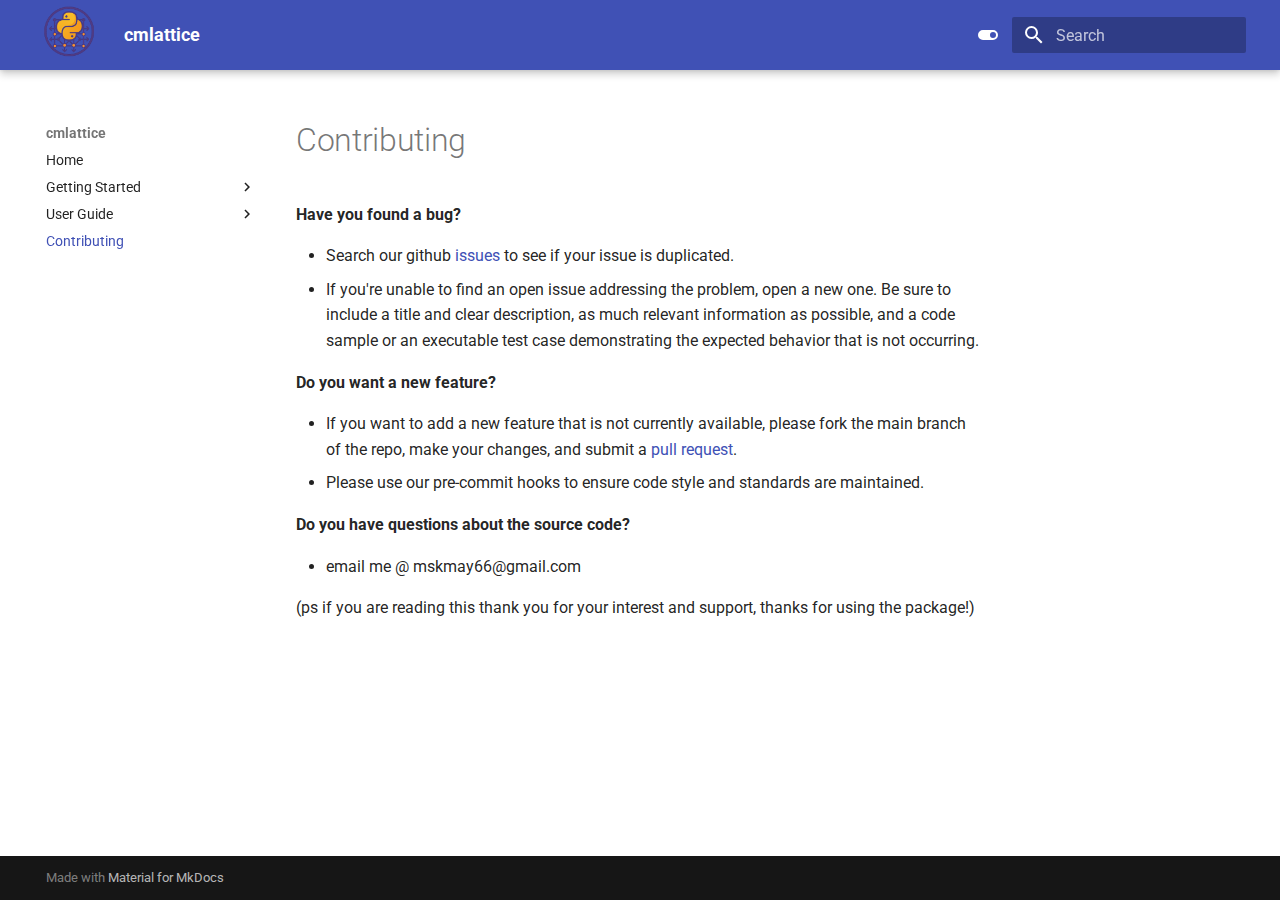
<file: contributing/index.html>
<!doctype html>
<html lang="en" class="no-js">
  <head>
    
      <meta charset="utf-8">
      <meta name="viewport" content="width=device-width,initial-scale=1">
      
        <meta name="description" content="A simple command line tool for running Coupled Map Lattice simulations.">
      
      
        <meta name="author" content="Michael May">
      
      
        <link rel="canonical" href="https://mskmay66.github.io/cmlattice/contributing/">
      
      
        <link rel="prev" href="../examples/">
      
      
      
      <link rel="icon" href="../assets/images/favicon.png">
      <meta name="generator" content="mkdocs-1.6.1, mkdocs-material-9.6.12">
    
    
      
        <title>Contributing - cmlattice</title>
      
    
    
      <link rel="stylesheet" href="../assets/stylesheets/main.2afb09e1.min.css">
      
        
        <link rel="stylesheet" href="../assets/stylesheets/palette.06af60db.min.css">
      
      


    
    
      
    
    
      
        
        
        <link rel="preconnect" href="https://fonts.gstatic.com" crossorigin>
        <link rel="stylesheet" href="https://fonts.googleapis.com/css?family=Roboto:300,300i,400,400i,700,700i%7CRoboto+Mono:400,400i,700,700i&display=fallback">
        <style>:root{--md-text-font:"Roboto";--md-code-font:"Roboto Mono"}</style>
      
    
    
      <link rel="stylesheet" href="../assets/_mkdocstrings.css">
    
      <link rel="stylesheet" href="../stylesheets/extra.css">
    
    <script>__md_scope=new URL("..",location),__md_hash=e=>[...e].reduce(((e,_)=>(e<<5)-e+_.charCodeAt(0)),0),__md_get=(e,_=localStorage,t=__md_scope)=>JSON.parse(_.getItem(t.pathname+"."+e)),__md_set=(e,_,t=localStorage,a=__md_scope)=>{try{t.setItem(a.pathname+"."+e,JSON.stringify(_))}catch(e){}}</script>
    
      

    
    
    
  </head>
  
  
    
    
      
    
    
    
    
    <body dir="ltr" data-md-color-scheme="default" data-md-color-primary="indigo" data-md-color-accent="indigo">
  
    
    <input class="md-toggle" data-md-toggle="drawer" type="checkbox" id="__drawer" autocomplete="off">
    <input class="md-toggle" data-md-toggle="search" type="checkbox" id="__search" autocomplete="off">
    <label class="md-overlay" for="__drawer"></label>
    <div data-md-component="skip">
      
    </div>
    <div data-md-component="announce">
      
    </div>
    
    
      

  

<header class="md-header md-header--shadow" data-md-component="header">
  <nav class="md-header__inner md-grid" aria-label="Header">
    <a href=".." title="cmlattice" class="md-header__button md-logo" aria-label="cmlattice" data-md-component="logo">
      
  <img src="../assets/logo.png" alt="logo">

    </a>
    <label class="md-header__button md-icon" for="__drawer">
      
      <svg xmlns="http://www.w3.org/2000/svg" viewBox="0 0 24 24"><path d="M3 6h18v2H3zm0 5h18v2H3zm0 5h18v2H3z"/></svg>
    </label>
    <div class="md-header__title" data-md-component="header-title">
      <div class="md-header__ellipsis">
        <div class="md-header__topic">
          <span class="md-ellipsis">
            cmlattice
          </span>
        </div>
        <div class="md-header__topic" data-md-component="header-topic">
          <span class="md-ellipsis">
            
              Contributing
            
          </span>
        </div>
      </div>
    </div>
    
      
        <form class="md-header__option" data-md-component="palette">
  
    
    
    
    <input class="md-option" data-md-color-media="" data-md-color-scheme="default" data-md-color-primary="indigo" data-md-color-accent="indigo"  aria-label="Switch to dark mode"  type="radio" name="__palette" id="__palette_0">
    
      <label class="md-header__button md-icon" title="Switch to dark mode" for="__palette_1" hidden>
        <svg xmlns="http://www.w3.org/2000/svg" viewBox="0 0 24 24"><path d="M17 7H7a5 5 0 0 0-5 5 5 5 0 0 0 5 5h10a5 5 0 0 0 5-5 5 5 0 0 0-5-5m0 8a3 3 0 0 1-3-3 3 3 0 0 1 3-3 3 3 0 0 1 3 3 3 3 0 0 1-3 3"/></svg>
      </label>
    
  
    
    
    
    <input class="md-option" data-md-color-media="" data-md-color-scheme="slate" data-md-color-primary="indigo" data-md-color-accent="indigo"  aria-label="Switch to light mode"  type="radio" name="__palette" id="__palette_1">
    
      <label class="md-header__button md-icon" title="Switch to light mode" for="__palette_0" hidden>
        <svg xmlns="http://www.w3.org/2000/svg" viewBox="0 0 24 24"><path d="M17 7H7a5 5 0 0 0-5 5 5 5 0 0 0 5 5h10a5 5 0 0 0 5-5 5 5 0 0 0-5-5m0 8a3 3 0 0 1-3-3 3 3 0 0 1 3-3 3 3 0 0 1 3 3 3 3 0 0 1-3 3"/></svg>
      </label>
    
  
</form>
      
    
    
      <script>var palette=__md_get("__palette");if(palette&&palette.color){if("(prefers-color-scheme)"===palette.color.media){var media=matchMedia("(prefers-color-scheme: light)"),input=document.querySelector(media.matches?"[data-md-color-media='(prefers-color-scheme: light)']":"[data-md-color-media='(prefers-color-scheme: dark)']");palette.color.media=input.getAttribute("data-md-color-media"),palette.color.scheme=input.getAttribute("data-md-color-scheme"),palette.color.primary=input.getAttribute("data-md-color-primary"),palette.color.accent=input.getAttribute("data-md-color-accent")}for(var[key,value]of Object.entries(palette.color))document.body.setAttribute("data-md-color-"+key,value)}</script>
    
    
    
      
      
        <label class="md-header__button md-icon" for="__search">
          
          <svg xmlns="http://www.w3.org/2000/svg" viewBox="0 0 24 24"><path d="M9.5 3A6.5 6.5 0 0 1 16 9.5c0 1.61-.59 3.09-1.56 4.23l.27.27h.79l5 5-1.5 1.5-5-5v-.79l-.27-.27A6.52 6.52 0 0 1 9.5 16 6.5 6.5 0 0 1 3 9.5 6.5 6.5 0 0 1 9.5 3m0 2C7 5 5 7 5 9.5S7 14 9.5 14 14 12 14 9.5 12 5 9.5 5"/></svg>
        </label>
        <div class="md-search" data-md-component="search" role="dialog">
  <label class="md-search__overlay" for="__search"></label>
  <div class="md-search__inner" role="search">
    <form class="md-search__form" name="search">
      <input type="text" class="md-search__input" name="query" aria-label="Search" placeholder="Search" autocapitalize="off" autocorrect="off" autocomplete="off" spellcheck="false" data-md-component="search-query" required>
      <label class="md-search__icon md-icon" for="__search">
        
        <svg xmlns="http://www.w3.org/2000/svg" viewBox="0 0 24 24"><path d="M9.5 3A6.5 6.5 0 0 1 16 9.5c0 1.61-.59 3.09-1.56 4.23l.27.27h.79l5 5-1.5 1.5-5-5v-.79l-.27-.27A6.52 6.52 0 0 1 9.5 16 6.5 6.5 0 0 1 3 9.5 6.5 6.5 0 0 1 9.5 3m0 2C7 5 5 7 5 9.5S7 14 9.5 14 14 12 14 9.5 12 5 9.5 5"/></svg>
        
        <svg xmlns="http://www.w3.org/2000/svg" viewBox="0 0 24 24"><path d="M20 11v2H8l5.5 5.5-1.42 1.42L4.16 12l7.92-7.92L13.5 5.5 8 11z"/></svg>
      </label>
      <nav class="md-search__options" aria-label="Search">
        
        <button type="reset" class="md-search__icon md-icon" title="Clear" aria-label="Clear" tabindex="-1">
          
          <svg xmlns="http://www.w3.org/2000/svg" viewBox="0 0 24 24"><path d="M19 6.41 17.59 5 12 10.59 6.41 5 5 6.41 10.59 12 5 17.59 6.41 19 12 13.41 17.59 19 19 17.59 13.41 12z"/></svg>
        </button>
      </nav>
      
    </form>
    <div class="md-search__output">
      <div class="md-search__scrollwrap" tabindex="0" data-md-scrollfix>
        <div class="md-search-result" data-md-component="search-result">
          <div class="md-search-result__meta">
            Initializing search
          </div>
          <ol class="md-search-result__list" role="presentation"></ol>
        </div>
      </div>
    </div>
  </div>
</div>
      
    
    
  </nav>
  
</header>
    
    <div class="md-container" data-md-component="container">
      
      
        
          
        
      
      <main class="md-main" data-md-component="main">
        <div class="md-main__inner md-grid">
          
            
              
              <div class="md-sidebar md-sidebar--primary" data-md-component="sidebar" data-md-type="navigation" >
                <div class="md-sidebar__scrollwrap">
                  <div class="md-sidebar__inner">
                    



<nav class="md-nav md-nav--primary" aria-label="Navigation" data-md-level="0">
  <label class="md-nav__title" for="__drawer">
    <a href=".." title="cmlattice" class="md-nav__button md-logo" aria-label="cmlattice" data-md-component="logo">
      
  <img src="../assets/logo.png" alt="logo">

    </a>
    cmlattice
  </label>
  
  <ul class="md-nav__list" data-md-scrollfix>
    
      
      
  
  
  
  
    <li class="md-nav__item">
      <a href=".." class="md-nav__link">
        
  
  
  <span class="md-ellipsis">
    Home
    
  </span>
  

      </a>
    </li>
  

    
      
      
  
  
  
  
    
    
    
    
    
    <li class="md-nav__item md-nav__item--nested">
      
        
        
        <input class="md-nav__toggle md-toggle " type="checkbox" id="__nav_2" >
        
          
          <label class="md-nav__link" for="__nav_2" id="__nav_2_label" tabindex="0">
            
  
  
  <span class="md-ellipsis">
    Getting Started
    
  </span>
  

            <span class="md-nav__icon md-icon"></span>
          </label>
        
        <nav class="md-nav" data-md-level="1" aria-labelledby="__nav_2_label" aria-expanded="false">
          <label class="md-nav__title" for="__nav_2">
            <span class="md-nav__icon md-icon"></span>
            Getting Started
          </label>
          <ul class="md-nav__list" data-md-scrollfix>
            
              
                
  
  
  
  
    <li class="md-nav__item">
      <a href="../installation/" class="md-nav__link">
        
  
  
  <span class="md-ellipsis">
    Installation
    
  </span>
  

      </a>
    </li>
  

              
            
          </ul>
        </nav>
      
    </li>
  

    
      
      
  
  
  
  
    
    
    
    
    
    <li class="md-nav__item md-nav__item--nested">
      
        
        
        <input class="md-nav__toggle md-toggle " type="checkbox" id="__nav_3" >
        
          
          <label class="md-nav__link" for="__nav_3" id="__nav_3_label" tabindex="0">
            
  
  
  <span class="md-ellipsis">
    User Guide
    
  </span>
  

            <span class="md-nav__icon md-icon"></span>
          </label>
        
        <nav class="md-nav" data-md-level="1" aria-labelledby="__nav_3_label" aria-expanded="false">
          <label class="md-nav__title" for="__nav_3">
            <span class="md-nav__icon md-icon"></span>
            User Guide
          </label>
          <ul class="md-nav__list" data-md-scrollfix>
            
              
                
  
  
  
  
    <li class="md-nav__item">
      <a href="../cml/" class="md-nav__link">
        
  
  
  <span class="md-ellipsis">
    CoupledMapLattice
    
  </span>
  

      </a>
    </li>
  

              
            
              
                
  
  
  
  
    <li class="md-nav__item">
      <a href="../kaneko/" class="md-nav__link">
        
  
  
  <span class="md-ellipsis">
    KenekoLattice
    
  </span>
  

      </a>
    </li>
  

              
            
              
                
  
  
  
  
    <li class="md-nav__item">
      <a href="../rulkov/" class="md-nav__link">
        
  
  
  <span class="md-ellipsis">
    RulkovLattice
    
  </span>
  

      </a>
    </li>
  

              
            
              
                
  
  
  
  
    <li class="md-nav__item">
      <a href="../visualization/" class="md-nav__link">
        
  
  
  <span class="md-ellipsis">
    Visualization
    
  </span>
  

      </a>
    </li>
  

              
            
              
                
  
  
  
  
    <li class="md-nav__item">
      <a href="../examples/" class="md-nav__link">
        
  
  
  <span class="md-ellipsis">
    Examples
    
  </span>
  

      </a>
    </li>
  

              
            
          </ul>
        </nav>
      
    </li>
  

    
      
      
  
  
    
  
  
  
    <li class="md-nav__item md-nav__item--active">
      
      <input class="md-nav__toggle md-toggle" type="checkbox" id="__toc">
      
      
      
      <a href="./" class="md-nav__link md-nav__link--active">
        
  
  
  <span class="md-ellipsis">
    Contributing
    
  </span>
  

      </a>
      
    </li>
  

    
  </ul>
</nav>
                  </div>
                </div>
              </div>
            
            
              
              <div class="md-sidebar md-sidebar--secondary" data-md-component="sidebar" data-md-type="toc" >
                <div class="md-sidebar__scrollwrap">
                  <div class="md-sidebar__inner">
                    

<nav class="md-nav md-nav--secondary" aria-label="Table of contents">
  
  
  
  
</nav>
                  </div>
                </div>
              </div>
            
          
          
            <div class="md-content" data-md-component="content">
              <article class="md-content__inner md-typeset">
                
                  



  <h1>Contributing</h1>

<p><strong>Have you found a bug?</strong></p>
<ul>
<li>Search our github <a href="https://github.com/mskmay66/cml/issues">issues</a> to see if your issue is duplicated.</li>
<li>If you're unable to find an open issue addressing the problem, open a new one. Be sure to include a title and clear description, as much relevant information as possible, and a code sample or an executable test case demonstrating the expected behavior that is not occurring.</li>
</ul>
<p><strong>Do you want a new feature?</strong></p>
<ul>
<li>If you want to add a new feature that is not currently available, please fork the main branch of the repo, make your changes, and submit a <a href="https://github.com/mskmay66/cml/pulls">pull request</a>.</li>
<li>Please use our pre-commit hooks to ensure code style and standards are maintained.</li>
</ul>
<p><strong>Do you have questions about the source code?</strong></p>
<ul>
<li>email me @ mskmay66@gmail.com</li>
</ul>
<p>(ps if you are reading this thank you for your interest and support, thanks for using the package!)</p>












                
              </article>
            </div>
          
          
<script>var target=document.getElementById(location.hash.slice(1));target&&target.name&&(target.checked=target.name.startsWith("__tabbed_"))</script>
        </div>
        
      </main>
      
        <footer class="md-footer">
  
  <div class="md-footer-meta md-typeset">
    <div class="md-footer-meta__inner md-grid">
      <div class="md-copyright">
  
  
    Made with
    <a href="https://squidfunk.github.io/mkdocs-material/" target="_blank" rel="noopener">
      Material for MkDocs
    </a>
  
</div>
      
    </div>
  </div>
</footer>
      
    </div>
    <div class="md-dialog" data-md-component="dialog">
      <div class="md-dialog__inner md-typeset"></div>
    </div>
    
    
    
      
      <script id="__config" type="application/json">{"base": "..", "features": [], "search": "../assets/javascripts/workers/search.f8cc74c7.min.js", "tags": null, "translations": {"clipboard.copied": "Copied to clipboard", "clipboard.copy": "Copy to clipboard", "search.result.more.one": "1 more on this page", "search.result.more.other": "# more on this page", "search.result.none": "No matching documents", "search.result.one": "1 matching document", "search.result.other": "# matching documents", "search.result.placeholder": "Type to start searching", "search.result.term.missing": "Missing", "select.version": "Select version"}, "version": null}</script>
    
    
      <script src="../assets/javascripts/bundle.c8b220af.min.js"></script>
      
    
  </body>
</html>
</file>
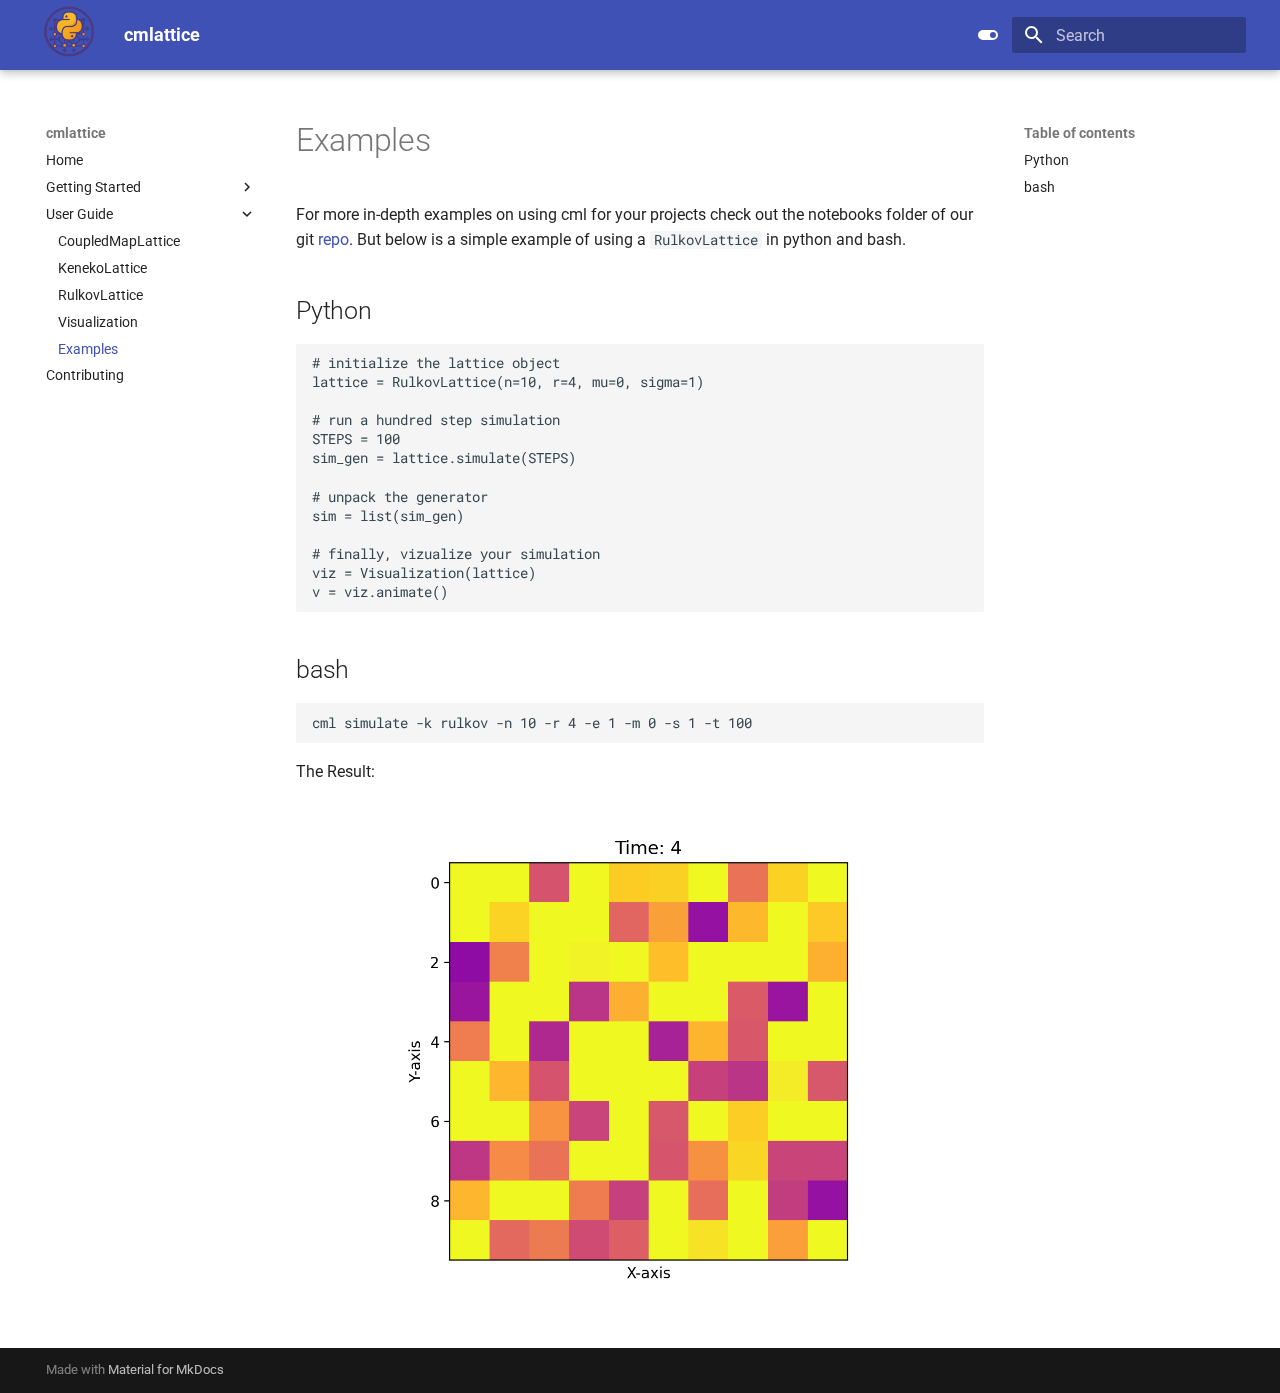
<file: examples/index.html>
<!doctype html>
<html lang="en" class="no-js">
  <head>
    
      <meta charset="utf-8">
      <meta name="viewport" content="width=device-width,initial-scale=1">
      
        <meta name="description" content="A simple command line tool for running Coupled Map Lattice simulations.">
      
      
        <meta name="author" content="Michael May">
      
      
        <link rel="canonical" href="https://mskmay66.github.io/cmlattice/examples/">
      
      
        <link rel="prev" href="../visualization/">
      
      
        <link rel="next" href="../contributing/">
      
      
      <link rel="icon" href="../assets/images/favicon.png">
      <meta name="generator" content="mkdocs-1.6.1, mkdocs-material-9.6.12">
    
    
      
        <title>Examples - cmlattice</title>
      
    
    
      <link rel="stylesheet" href="../assets/stylesheets/main.2afb09e1.min.css">
      
        
        <link rel="stylesheet" href="../assets/stylesheets/palette.06af60db.min.css">
      
      


    
    
      
    
    
      
        
        
        <link rel="preconnect" href="https://fonts.gstatic.com" crossorigin>
        <link rel="stylesheet" href="https://fonts.googleapis.com/css?family=Roboto:300,300i,400,400i,700,700i%7CRoboto+Mono:400,400i,700,700i&display=fallback">
        <style>:root{--md-text-font:"Roboto";--md-code-font:"Roboto Mono"}</style>
      
    
    
      <link rel="stylesheet" href="../assets/_mkdocstrings.css">
    
      <link rel="stylesheet" href="../stylesheets/extra.css">
    
    <script>__md_scope=new URL("..",location),__md_hash=e=>[...e].reduce(((e,_)=>(e<<5)-e+_.charCodeAt(0)),0),__md_get=(e,_=localStorage,t=__md_scope)=>JSON.parse(_.getItem(t.pathname+"."+e)),__md_set=(e,_,t=localStorage,a=__md_scope)=>{try{t.setItem(a.pathname+"."+e,JSON.stringify(_))}catch(e){}}</script>
    
      

    
    
    
  </head>
  
  
    
    
      
    
    
    
    
    <body dir="ltr" data-md-color-scheme="default" data-md-color-primary="indigo" data-md-color-accent="indigo">
  
    
    <input class="md-toggle" data-md-toggle="drawer" type="checkbox" id="__drawer" autocomplete="off">
    <input class="md-toggle" data-md-toggle="search" type="checkbox" id="__search" autocomplete="off">
    <label class="md-overlay" for="__drawer"></label>
    <div data-md-component="skip">
      
        
        <a href="#python" class="md-skip">
          Skip to content
        </a>
      
    </div>
    <div data-md-component="announce">
      
    </div>
    
    
      

  

<header class="md-header md-header--shadow" data-md-component="header">
  <nav class="md-header__inner md-grid" aria-label="Header">
    <a href=".." title="cmlattice" class="md-header__button md-logo" aria-label="cmlattice" data-md-component="logo">
      
  <img src="../assets/logo.png" alt="logo">

    </a>
    <label class="md-header__button md-icon" for="__drawer">
      
      <svg xmlns="http://www.w3.org/2000/svg" viewBox="0 0 24 24"><path d="M3 6h18v2H3zm0 5h18v2H3zm0 5h18v2H3z"/></svg>
    </label>
    <div class="md-header__title" data-md-component="header-title">
      <div class="md-header__ellipsis">
        <div class="md-header__topic">
          <span class="md-ellipsis">
            cmlattice
          </span>
        </div>
        <div class="md-header__topic" data-md-component="header-topic">
          <span class="md-ellipsis">
            
              Examples
            
          </span>
        </div>
      </div>
    </div>
    
      
        <form class="md-header__option" data-md-component="palette">
  
    
    
    
    <input class="md-option" data-md-color-media="" data-md-color-scheme="default" data-md-color-primary="indigo" data-md-color-accent="indigo"  aria-label="Switch to dark mode"  type="radio" name="__palette" id="__palette_0">
    
      <label class="md-header__button md-icon" title="Switch to dark mode" for="__palette_1" hidden>
        <svg xmlns="http://www.w3.org/2000/svg" viewBox="0 0 24 24"><path d="M17 7H7a5 5 0 0 0-5 5 5 5 0 0 0 5 5h10a5 5 0 0 0 5-5 5 5 0 0 0-5-5m0 8a3 3 0 0 1-3-3 3 3 0 0 1 3-3 3 3 0 0 1 3 3 3 3 0 0 1-3 3"/></svg>
      </label>
    
  
    
    
    
    <input class="md-option" data-md-color-media="" data-md-color-scheme="slate" data-md-color-primary="indigo" data-md-color-accent="indigo"  aria-label="Switch to light mode"  type="radio" name="__palette" id="__palette_1">
    
      <label class="md-header__button md-icon" title="Switch to light mode" for="__palette_0" hidden>
        <svg xmlns="http://www.w3.org/2000/svg" viewBox="0 0 24 24"><path d="M17 7H7a5 5 0 0 0-5 5 5 5 0 0 0 5 5h10a5 5 0 0 0 5-5 5 5 0 0 0-5-5m0 8a3 3 0 0 1-3-3 3 3 0 0 1 3-3 3 3 0 0 1 3 3 3 3 0 0 1-3 3"/></svg>
      </label>
    
  
</form>
      
    
    
      <script>var palette=__md_get("__palette");if(palette&&palette.color){if("(prefers-color-scheme)"===palette.color.media){var media=matchMedia("(prefers-color-scheme: light)"),input=document.querySelector(media.matches?"[data-md-color-media='(prefers-color-scheme: light)']":"[data-md-color-media='(prefers-color-scheme: dark)']");palette.color.media=input.getAttribute("data-md-color-media"),palette.color.scheme=input.getAttribute("data-md-color-scheme"),palette.color.primary=input.getAttribute("data-md-color-primary"),palette.color.accent=input.getAttribute("data-md-color-accent")}for(var[key,value]of Object.entries(palette.color))document.body.setAttribute("data-md-color-"+key,value)}</script>
    
    
    
      
      
        <label class="md-header__button md-icon" for="__search">
          
          <svg xmlns="http://www.w3.org/2000/svg" viewBox="0 0 24 24"><path d="M9.5 3A6.5 6.5 0 0 1 16 9.5c0 1.61-.59 3.09-1.56 4.23l.27.27h.79l5 5-1.5 1.5-5-5v-.79l-.27-.27A6.52 6.52 0 0 1 9.5 16 6.5 6.5 0 0 1 3 9.5 6.5 6.5 0 0 1 9.5 3m0 2C7 5 5 7 5 9.5S7 14 9.5 14 14 12 14 9.5 12 5 9.5 5"/></svg>
        </label>
        <div class="md-search" data-md-component="search" role="dialog">
  <label class="md-search__overlay" for="__search"></label>
  <div class="md-search__inner" role="search">
    <form class="md-search__form" name="search">
      <input type="text" class="md-search__input" name="query" aria-label="Search" placeholder="Search" autocapitalize="off" autocorrect="off" autocomplete="off" spellcheck="false" data-md-component="search-query" required>
      <label class="md-search__icon md-icon" for="__search">
        
        <svg xmlns="http://www.w3.org/2000/svg" viewBox="0 0 24 24"><path d="M9.5 3A6.5 6.5 0 0 1 16 9.5c0 1.61-.59 3.09-1.56 4.23l.27.27h.79l5 5-1.5 1.5-5-5v-.79l-.27-.27A6.52 6.52 0 0 1 9.5 16 6.5 6.5 0 0 1 3 9.5 6.5 6.5 0 0 1 9.5 3m0 2C7 5 5 7 5 9.5S7 14 9.5 14 14 12 14 9.5 12 5 9.5 5"/></svg>
        
        <svg xmlns="http://www.w3.org/2000/svg" viewBox="0 0 24 24"><path d="M20 11v2H8l5.5 5.5-1.42 1.42L4.16 12l7.92-7.92L13.5 5.5 8 11z"/></svg>
      </label>
      <nav class="md-search__options" aria-label="Search">
        
        <button type="reset" class="md-search__icon md-icon" title="Clear" aria-label="Clear" tabindex="-1">
          
          <svg xmlns="http://www.w3.org/2000/svg" viewBox="0 0 24 24"><path d="M19 6.41 17.59 5 12 10.59 6.41 5 5 6.41 10.59 12 5 17.59 6.41 19 12 13.41 17.59 19 19 17.59 13.41 12z"/></svg>
        </button>
      </nav>
      
    </form>
    <div class="md-search__output">
      <div class="md-search__scrollwrap" tabindex="0" data-md-scrollfix>
        <div class="md-search-result" data-md-component="search-result">
          <div class="md-search-result__meta">
            Initializing search
          </div>
          <ol class="md-search-result__list" role="presentation"></ol>
        </div>
      </div>
    </div>
  </div>
</div>
      
    
    
  </nav>
  
</header>
    
    <div class="md-container" data-md-component="container">
      
      
        
          
        
      
      <main class="md-main" data-md-component="main">
        <div class="md-main__inner md-grid">
          
            
              
              <div class="md-sidebar md-sidebar--primary" data-md-component="sidebar" data-md-type="navigation" >
                <div class="md-sidebar__scrollwrap">
                  <div class="md-sidebar__inner">
                    



<nav class="md-nav md-nav--primary" aria-label="Navigation" data-md-level="0">
  <label class="md-nav__title" for="__drawer">
    <a href=".." title="cmlattice" class="md-nav__button md-logo" aria-label="cmlattice" data-md-component="logo">
      
  <img src="../assets/logo.png" alt="logo">

    </a>
    cmlattice
  </label>
  
  <ul class="md-nav__list" data-md-scrollfix>
    
      
      
  
  
  
  
    <li class="md-nav__item">
      <a href=".." class="md-nav__link">
        
  
  
  <span class="md-ellipsis">
    Home
    
  </span>
  

      </a>
    </li>
  

    
      
      
  
  
  
  
    
    
    
    
    
    <li class="md-nav__item md-nav__item--nested">
      
        
        
        <input class="md-nav__toggle md-toggle " type="checkbox" id="__nav_2" >
        
          
          <label class="md-nav__link" for="__nav_2" id="__nav_2_label" tabindex="0">
            
  
  
  <span class="md-ellipsis">
    Getting Started
    
  </span>
  

            <span class="md-nav__icon md-icon"></span>
          </label>
        
        <nav class="md-nav" data-md-level="1" aria-labelledby="__nav_2_label" aria-expanded="false">
          <label class="md-nav__title" for="__nav_2">
            <span class="md-nav__icon md-icon"></span>
            Getting Started
          </label>
          <ul class="md-nav__list" data-md-scrollfix>
            
              
                
  
  
  
  
    <li class="md-nav__item">
      <a href="../installation/" class="md-nav__link">
        
  
  
  <span class="md-ellipsis">
    Installation
    
  </span>
  

      </a>
    </li>
  

              
            
          </ul>
        </nav>
      
    </li>
  

    
      
      
  
  
    
  
  
  
    
    
    
    
    
    <li class="md-nav__item md-nav__item--active md-nav__item--nested">
      
        
        
        <input class="md-nav__toggle md-toggle " type="checkbox" id="__nav_3" checked>
        
          
          <label class="md-nav__link" for="__nav_3" id="__nav_3_label" tabindex="0">
            
  
  
  <span class="md-ellipsis">
    User Guide
    
  </span>
  

            <span class="md-nav__icon md-icon"></span>
          </label>
        
        <nav class="md-nav" data-md-level="1" aria-labelledby="__nav_3_label" aria-expanded="true">
          <label class="md-nav__title" for="__nav_3">
            <span class="md-nav__icon md-icon"></span>
            User Guide
          </label>
          <ul class="md-nav__list" data-md-scrollfix>
            
              
                
  
  
  
  
    <li class="md-nav__item">
      <a href="../cml/" class="md-nav__link">
        
  
  
  <span class="md-ellipsis">
    CoupledMapLattice
    
  </span>
  

      </a>
    </li>
  

              
            
              
                
  
  
  
  
    <li class="md-nav__item">
      <a href="../kaneko/" class="md-nav__link">
        
  
  
  <span class="md-ellipsis">
    KenekoLattice
    
  </span>
  

      </a>
    </li>
  

              
            
              
                
  
  
  
  
    <li class="md-nav__item">
      <a href="../rulkov/" class="md-nav__link">
        
  
  
  <span class="md-ellipsis">
    RulkovLattice
    
  </span>
  

      </a>
    </li>
  

              
            
              
                
  
  
  
  
    <li class="md-nav__item">
      <a href="../visualization/" class="md-nav__link">
        
  
  
  <span class="md-ellipsis">
    Visualization
    
  </span>
  

      </a>
    </li>
  

              
            
              
                
  
  
    
  
  
  
    <li class="md-nav__item md-nav__item--active">
      
      <input class="md-nav__toggle md-toggle" type="checkbox" id="__toc">
      
      
      
        <label class="md-nav__link md-nav__link--active" for="__toc">
          
  
  
  <span class="md-ellipsis">
    Examples
    
  </span>
  

          <span class="md-nav__icon md-icon"></span>
        </label>
      
      <a href="./" class="md-nav__link md-nav__link--active">
        
  
  
  <span class="md-ellipsis">
    Examples
    
  </span>
  

      </a>
      
        

<nav class="md-nav md-nav--secondary" aria-label="Table of contents">
  
  
  
  
    <label class="md-nav__title" for="__toc">
      <span class="md-nav__icon md-icon"></span>
      Table of contents
    </label>
    <ul class="md-nav__list" data-md-component="toc" data-md-scrollfix>
      
        <li class="md-nav__item">
  <a href="#python" class="md-nav__link">
    <span class="md-ellipsis">
      Python
    </span>
  </a>
  
</li>
      
        <li class="md-nav__item">
  <a href="#bash" class="md-nav__link">
    <span class="md-ellipsis">
      bash
    </span>
  </a>
  
</li>
      
    </ul>
  
</nav>
      
    </li>
  

              
            
          </ul>
        </nav>
      
    </li>
  

    
      
      
  
  
  
  
    <li class="md-nav__item">
      <a href="../contributing/" class="md-nav__link">
        
  
  
  <span class="md-ellipsis">
    Contributing
    
  </span>
  

      </a>
    </li>
  

    
  </ul>
</nav>
                  </div>
                </div>
              </div>
            
            
              
              <div class="md-sidebar md-sidebar--secondary" data-md-component="sidebar" data-md-type="toc" >
                <div class="md-sidebar__scrollwrap">
                  <div class="md-sidebar__inner">
                    

<nav class="md-nav md-nav--secondary" aria-label="Table of contents">
  
  
  
  
    <label class="md-nav__title" for="__toc">
      <span class="md-nav__icon md-icon"></span>
      Table of contents
    </label>
    <ul class="md-nav__list" data-md-component="toc" data-md-scrollfix>
      
        <li class="md-nav__item">
  <a href="#python" class="md-nav__link">
    <span class="md-ellipsis">
      Python
    </span>
  </a>
  
</li>
      
        <li class="md-nav__item">
  <a href="#bash" class="md-nav__link">
    <span class="md-ellipsis">
      bash
    </span>
  </a>
  
</li>
      
    </ul>
  
</nav>
                  </div>
                </div>
              </div>
            
          
          
            <div class="md-content" data-md-component="content">
              <article class="md-content__inner md-typeset">
                
                  



  <h1>Examples</h1>

<p>For more in-depth examples on using cml for your projects check out the notebooks folder of our git <a href="https://github.com/mskmay66/cml/tree/main/notebooks">repo</a>. But below is a simple example of using a <code>RulkovLattice</code> in python and bash.</p>
<h2 id="python">Python</h2>
<pre><code class="language-python"># initialize the lattice object
lattice = RulkovLattice(n=10, r=4, mu=0, sigma=1)

# run a hundred step simulation
STEPS = 100
sim_gen = lattice.simulate(STEPS)

# unpack the generator
sim = list(sim_gen)

# finally, vizualize your simulation
viz = Visualization(lattice)
v = viz.animate()
</code></pre>
<h2 id="bash">bash</h2>
<pre><code class="language-bash">cml simulate -k rulkov -n 10 -r 4 -e 1 -m 0 -s 1 -t 100
</code></pre>
<p>The Result:</p>
<p><img alt="A blinking rulkov" src="../assets/blinking_rulkov.gif" /></p>












                
              </article>
            </div>
          
          
<script>var target=document.getElementById(location.hash.slice(1));target&&target.name&&(target.checked=target.name.startsWith("__tabbed_"))</script>
        </div>
        
      </main>
      
        <footer class="md-footer">
  
  <div class="md-footer-meta md-typeset">
    <div class="md-footer-meta__inner md-grid">
      <div class="md-copyright">
  
  
    Made with
    <a href="https://squidfunk.github.io/mkdocs-material/" target="_blank" rel="noopener">
      Material for MkDocs
    </a>
  
</div>
      
    </div>
  </div>
</footer>
      
    </div>
    <div class="md-dialog" data-md-component="dialog">
      <div class="md-dialog__inner md-typeset"></div>
    </div>
    
    
    
      
      <script id="__config" type="application/json">{"base": "..", "features": [], "search": "../assets/javascripts/workers/search.f8cc74c7.min.js", "tags": null, "translations": {"clipboard.copied": "Copied to clipboard", "clipboard.copy": "Copy to clipboard", "search.result.more.one": "1 more on this page", "search.result.more.other": "# more on this page", "search.result.none": "No matching documents", "search.result.one": "1 matching document", "search.result.other": "# matching documents", "search.result.placeholder": "Type to start searching", "search.result.term.missing": "Missing", "select.version": "Select version"}, "version": null}</script>
    
    
      <script src="../assets/javascripts/bundle.c8b220af.min.js"></script>
      
    
  </body>
</html>
</file>
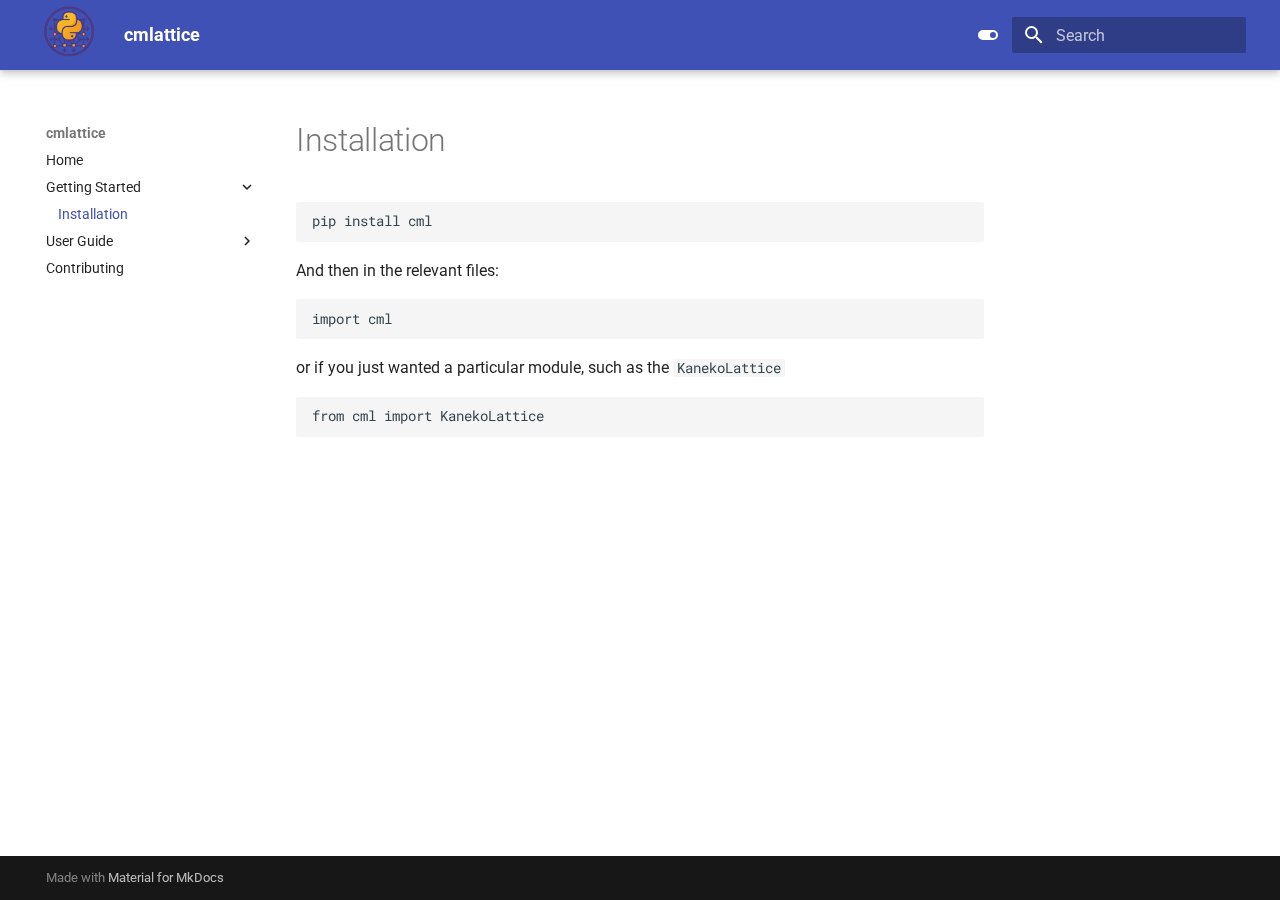
<file: installation/index.html>
<!doctype html>
<html lang="en" class="no-js">
  <head>
    
      <meta charset="utf-8">
      <meta name="viewport" content="width=device-width,initial-scale=1">
      
        <meta name="description" content="A simple command line tool for running Coupled Map Lattice simulations.">
      
      
        <meta name="author" content="Michael May">
      
      
        <link rel="canonical" href="https://mskmay66.github.io/cmlattice/installation/">
      
      
        <link rel="prev" href="..">
      
      
        <link rel="next" href="../cml/">
      
      
      <link rel="icon" href="../assets/images/favicon.png">
      <meta name="generator" content="mkdocs-1.6.1, mkdocs-material-9.6.12">
    
    
      
        <title>Installation - cmlattice</title>
      
    
    
      <link rel="stylesheet" href="../assets/stylesheets/main.2afb09e1.min.css">
      
        
        <link rel="stylesheet" href="../assets/stylesheets/palette.06af60db.min.css">
      
      


    
    
      
    
    
      
        
        
        <link rel="preconnect" href="https://fonts.gstatic.com" crossorigin>
        <link rel="stylesheet" href="https://fonts.googleapis.com/css?family=Roboto:300,300i,400,400i,700,700i%7CRoboto+Mono:400,400i,700,700i&display=fallback">
        <style>:root{--md-text-font:"Roboto";--md-code-font:"Roboto Mono"}</style>
      
    
    
      <link rel="stylesheet" href="../assets/_mkdocstrings.css">
    
      <link rel="stylesheet" href="../stylesheets/extra.css">
    
    <script>__md_scope=new URL("..",location),__md_hash=e=>[...e].reduce(((e,_)=>(e<<5)-e+_.charCodeAt(0)),0),__md_get=(e,_=localStorage,t=__md_scope)=>JSON.parse(_.getItem(t.pathname+"."+e)),__md_set=(e,_,t=localStorage,a=__md_scope)=>{try{t.setItem(a.pathname+"."+e,JSON.stringify(_))}catch(e){}}</script>
    
      

    
    
    
  </head>
  
  
    
    
      
    
    
    
    
    <body dir="ltr" data-md-color-scheme="default" data-md-color-primary="indigo" data-md-color-accent="indigo">
  
    
    <input class="md-toggle" data-md-toggle="drawer" type="checkbox" id="__drawer" autocomplete="off">
    <input class="md-toggle" data-md-toggle="search" type="checkbox" id="__search" autocomplete="off">
    <label class="md-overlay" for="__drawer"></label>
    <div data-md-component="skip">
      
        
        <a href="#installation" class="md-skip">
          Skip to content
        </a>
      
    </div>
    <div data-md-component="announce">
      
    </div>
    
    
      

  

<header class="md-header md-header--shadow" data-md-component="header">
  <nav class="md-header__inner md-grid" aria-label="Header">
    <a href=".." title="cmlattice" class="md-header__button md-logo" aria-label="cmlattice" data-md-component="logo">
      
  <img src="../assets/logo.png" alt="logo">

    </a>
    <label class="md-header__button md-icon" for="__drawer">
      
      <svg xmlns="http://www.w3.org/2000/svg" viewBox="0 0 24 24"><path d="M3 6h18v2H3zm0 5h18v2H3zm0 5h18v2H3z"/></svg>
    </label>
    <div class="md-header__title" data-md-component="header-title">
      <div class="md-header__ellipsis">
        <div class="md-header__topic">
          <span class="md-ellipsis">
            cmlattice
          </span>
        </div>
        <div class="md-header__topic" data-md-component="header-topic">
          <span class="md-ellipsis">
            
              Installation
            
          </span>
        </div>
      </div>
    </div>
    
      
        <form class="md-header__option" data-md-component="palette">
  
    
    
    
    <input class="md-option" data-md-color-media="" data-md-color-scheme="default" data-md-color-primary="indigo" data-md-color-accent="indigo"  aria-label="Switch to dark mode"  type="radio" name="__palette" id="__palette_0">
    
      <label class="md-header__button md-icon" title="Switch to dark mode" for="__palette_1" hidden>
        <svg xmlns="http://www.w3.org/2000/svg" viewBox="0 0 24 24"><path d="M17 7H7a5 5 0 0 0-5 5 5 5 0 0 0 5 5h10a5 5 0 0 0 5-5 5 5 0 0 0-5-5m0 8a3 3 0 0 1-3-3 3 3 0 0 1 3-3 3 3 0 0 1 3 3 3 3 0 0 1-3 3"/></svg>
      </label>
    
  
    
    
    
    <input class="md-option" data-md-color-media="" data-md-color-scheme="slate" data-md-color-primary="indigo" data-md-color-accent="indigo"  aria-label="Switch to light mode"  type="radio" name="__palette" id="__palette_1">
    
      <label class="md-header__button md-icon" title="Switch to light mode" for="__palette_0" hidden>
        <svg xmlns="http://www.w3.org/2000/svg" viewBox="0 0 24 24"><path d="M17 7H7a5 5 0 0 0-5 5 5 5 0 0 0 5 5h10a5 5 0 0 0 5-5 5 5 0 0 0-5-5m0 8a3 3 0 0 1-3-3 3 3 0 0 1 3-3 3 3 0 0 1 3 3 3 3 0 0 1-3 3"/></svg>
      </label>
    
  
</form>
      
    
    
      <script>var palette=__md_get("__palette");if(palette&&palette.color){if("(prefers-color-scheme)"===palette.color.media){var media=matchMedia("(prefers-color-scheme: light)"),input=document.querySelector(media.matches?"[data-md-color-media='(prefers-color-scheme: light)']":"[data-md-color-media='(prefers-color-scheme: dark)']");palette.color.media=input.getAttribute("data-md-color-media"),palette.color.scheme=input.getAttribute("data-md-color-scheme"),palette.color.primary=input.getAttribute("data-md-color-primary"),palette.color.accent=input.getAttribute("data-md-color-accent")}for(var[key,value]of Object.entries(palette.color))document.body.setAttribute("data-md-color-"+key,value)}</script>
    
    
    
      
      
        <label class="md-header__button md-icon" for="__search">
          
          <svg xmlns="http://www.w3.org/2000/svg" viewBox="0 0 24 24"><path d="M9.5 3A6.5 6.5 0 0 1 16 9.5c0 1.61-.59 3.09-1.56 4.23l.27.27h.79l5 5-1.5 1.5-5-5v-.79l-.27-.27A6.52 6.52 0 0 1 9.5 16 6.5 6.5 0 0 1 3 9.5 6.5 6.5 0 0 1 9.5 3m0 2C7 5 5 7 5 9.5S7 14 9.5 14 14 12 14 9.5 12 5 9.5 5"/></svg>
        </label>
        <div class="md-search" data-md-component="search" role="dialog">
  <label class="md-search__overlay" for="__search"></label>
  <div class="md-search__inner" role="search">
    <form class="md-search__form" name="search">
      <input type="text" class="md-search__input" name="query" aria-label="Search" placeholder="Search" autocapitalize="off" autocorrect="off" autocomplete="off" spellcheck="false" data-md-component="search-query" required>
      <label class="md-search__icon md-icon" for="__search">
        
        <svg xmlns="http://www.w3.org/2000/svg" viewBox="0 0 24 24"><path d="M9.5 3A6.5 6.5 0 0 1 16 9.5c0 1.61-.59 3.09-1.56 4.23l.27.27h.79l5 5-1.5 1.5-5-5v-.79l-.27-.27A6.52 6.52 0 0 1 9.5 16 6.5 6.5 0 0 1 3 9.5 6.5 6.5 0 0 1 9.5 3m0 2C7 5 5 7 5 9.5S7 14 9.5 14 14 12 14 9.5 12 5 9.5 5"/></svg>
        
        <svg xmlns="http://www.w3.org/2000/svg" viewBox="0 0 24 24"><path d="M20 11v2H8l5.5 5.5-1.42 1.42L4.16 12l7.92-7.92L13.5 5.5 8 11z"/></svg>
      </label>
      <nav class="md-search__options" aria-label="Search">
        
        <button type="reset" class="md-search__icon md-icon" title="Clear" aria-label="Clear" tabindex="-1">
          
          <svg xmlns="http://www.w3.org/2000/svg" viewBox="0 0 24 24"><path d="M19 6.41 17.59 5 12 10.59 6.41 5 5 6.41 10.59 12 5 17.59 6.41 19 12 13.41 17.59 19 19 17.59 13.41 12z"/></svg>
        </button>
      </nav>
      
    </form>
    <div class="md-search__output">
      <div class="md-search__scrollwrap" tabindex="0" data-md-scrollfix>
        <div class="md-search-result" data-md-component="search-result">
          <div class="md-search-result__meta">
            Initializing search
          </div>
          <ol class="md-search-result__list" role="presentation"></ol>
        </div>
      </div>
    </div>
  </div>
</div>
      
    
    
  </nav>
  
</header>
    
    <div class="md-container" data-md-component="container">
      
      
        
          
        
      
      <main class="md-main" data-md-component="main">
        <div class="md-main__inner md-grid">
          
            
              
              <div class="md-sidebar md-sidebar--primary" data-md-component="sidebar" data-md-type="navigation" >
                <div class="md-sidebar__scrollwrap">
                  <div class="md-sidebar__inner">
                    



<nav class="md-nav md-nav--primary" aria-label="Navigation" data-md-level="0">
  <label class="md-nav__title" for="__drawer">
    <a href=".." title="cmlattice" class="md-nav__button md-logo" aria-label="cmlattice" data-md-component="logo">
      
  <img src="../assets/logo.png" alt="logo">

    </a>
    cmlattice
  </label>
  
  <ul class="md-nav__list" data-md-scrollfix>
    
      
      
  
  
  
  
    <li class="md-nav__item">
      <a href=".." class="md-nav__link">
        
  
  
  <span class="md-ellipsis">
    Home
    
  </span>
  

      </a>
    </li>
  

    
      
      
  
  
    
  
  
  
    
    
    
    
    
    <li class="md-nav__item md-nav__item--active md-nav__item--nested">
      
        
        
        <input class="md-nav__toggle md-toggle " type="checkbox" id="__nav_2" checked>
        
          
          <label class="md-nav__link" for="__nav_2" id="__nav_2_label" tabindex="0">
            
  
  
  <span class="md-ellipsis">
    Getting Started
    
  </span>
  

            <span class="md-nav__icon md-icon"></span>
          </label>
        
        <nav class="md-nav" data-md-level="1" aria-labelledby="__nav_2_label" aria-expanded="true">
          <label class="md-nav__title" for="__nav_2">
            <span class="md-nav__icon md-icon"></span>
            Getting Started
          </label>
          <ul class="md-nav__list" data-md-scrollfix>
            
              
                
  
  
    
  
  
  
    <li class="md-nav__item md-nav__item--active">
      
      <input class="md-nav__toggle md-toggle" type="checkbox" id="__toc">
      
      
        
      
      
      <a href="./" class="md-nav__link md-nav__link--active">
        
  
  
  <span class="md-ellipsis">
    Installation
    
  </span>
  

      </a>
      
    </li>
  

              
            
          </ul>
        </nav>
      
    </li>
  

    
      
      
  
  
  
  
    
    
    
    
    
    <li class="md-nav__item md-nav__item--nested">
      
        
        
        <input class="md-nav__toggle md-toggle " type="checkbox" id="__nav_3" >
        
          
          <label class="md-nav__link" for="__nav_3" id="__nav_3_label" tabindex="0">
            
  
  
  <span class="md-ellipsis">
    User Guide
    
  </span>
  

            <span class="md-nav__icon md-icon"></span>
          </label>
        
        <nav class="md-nav" data-md-level="1" aria-labelledby="__nav_3_label" aria-expanded="false">
          <label class="md-nav__title" for="__nav_3">
            <span class="md-nav__icon md-icon"></span>
            User Guide
          </label>
          <ul class="md-nav__list" data-md-scrollfix>
            
              
                
  
  
  
  
    <li class="md-nav__item">
      <a href="../cml/" class="md-nav__link">
        
  
  
  <span class="md-ellipsis">
    CoupledMapLattice
    
  </span>
  

      </a>
    </li>
  

              
            
              
                
  
  
  
  
    <li class="md-nav__item">
      <a href="../kaneko/" class="md-nav__link">
        
  
  
  <span class="md-ellipsis">
    KenekoLattice
    
  </span>
  

      </a>
    </li>
  

              
            
              
                
  
  
  
  
    <li class="md-nav__item">
      <a href="../rulkov/" class="md-nav__link">
        
  
  
  <span class="md-ellipsis">
    RulkovLattice
    
  </span>
  

      </a>
    </li>
  

              
            
              
                
  
  
  
  
    <li class="md-nav__item">
      <a href="../visualization/" class="md-nav__link">
        
  
  
  <span class="md-ellipsis">
    Visualization
    
  </span>
  

      </a>
    </li>
  

              
            
              
                
  
  
  
  
    <li class="md-nav__item">
      <a href="../examples/" class="md-nav__link">
        
  
  
  <span class="md-ellipsis">
    Examples
    
  </span>
  

      </a>
    </li>
  

              
            
          </ul>
        </nav>
      
    </li>
  

    
      
      
  
  
  
  
    <li class="md-nav__item">
      <a href="../contributing/" class="md-nav__link">
        
  
  
  <span class="md-ellipsis">
    Contributing
    
  </span>
  

      </a>
    </li>
  

    
  </ul>
</nav>
                  </div>
                </div>
              </div>
            
            
              
              <div class="md-sidebar md-sidebar--secondary" data-md-component="sidebar" data-md-type="toc" >
                <div class="md-sidebar__scrollwrap">
                  <div class="md-sidebar__inner">
                    

<nav class="md-nav md-nav--secondary" aria-label="Table of contents">
  
  
  
    
  
  
</nav>
                  </div>
                </div>
              </div>
            
          
          
            <div class="md-content" data-md-component="content">
              <article class="md-content__inner md-typeset">
                
                  



<h1 id="installation">Installation</h1>
<pre><code class="language-bash">pip install cml
</code></pre>
<p>And then in the relevant files:</p>
<pre><code class="language-python">import cml
</code></pre>
<p>or if you just wanted a particular module, such as the <code>KanekoLattice</code></p>
<pre><code class="language-python">from cml import KanekoLattice
</code></pre>












                
              </article>
            </div>
          
          
<script>var target=document.getElementById(location.hash.slice(1));target&&target.name&&(target.checked=target.name.startsWith("__tabbed_"))</script>
        </div>
        
      </main>
      
        <footer class="md-footer">
  
  <div class="md-footer-meta md-typeset">
    <div class="md-footer-meta__inner md-grid">
      <div class="md-copyright">
  
  
    Made with
    <a href="https://squidfunk.github.io/mkdocs-material/" target="_blank" rel="noopener">
      Material for MkDocs
    </a>
  
</div>
      
    </div>
  </div>
</footer>
      
    </div>
    <div class="md-dialog" data-md-component="dialog">
      <div class="md-dialog__inner md-typeset"></div>
    </div>
    
    
    
      
      <script id="__config" type="application/json">{"base": "..", "features": [], "search": "../assets/javascripts/workers/search.f8cc74c7.min.js", "tags": null, "translations": {"clipboard.copied": "Copied to clipboard", "clipboard.copy": "Copy to clipboard", "search.result.more.one": "1 more on this page", "search.result.more.other": "# more on this page", "search.result.none": "No matching documents", "search.result.one": "1 matching document", "search.result.other": "# matching documents", "search.result.placeholder": "Type to start searching", "search.result.term.missing": "Missing", "select.version": "Select version"}, "version": null}</script>
    
    
      <script src="../assets/javascripts/bundle.c8b220af.min.js"></script>
      
    
  </body>
</html>
</file>
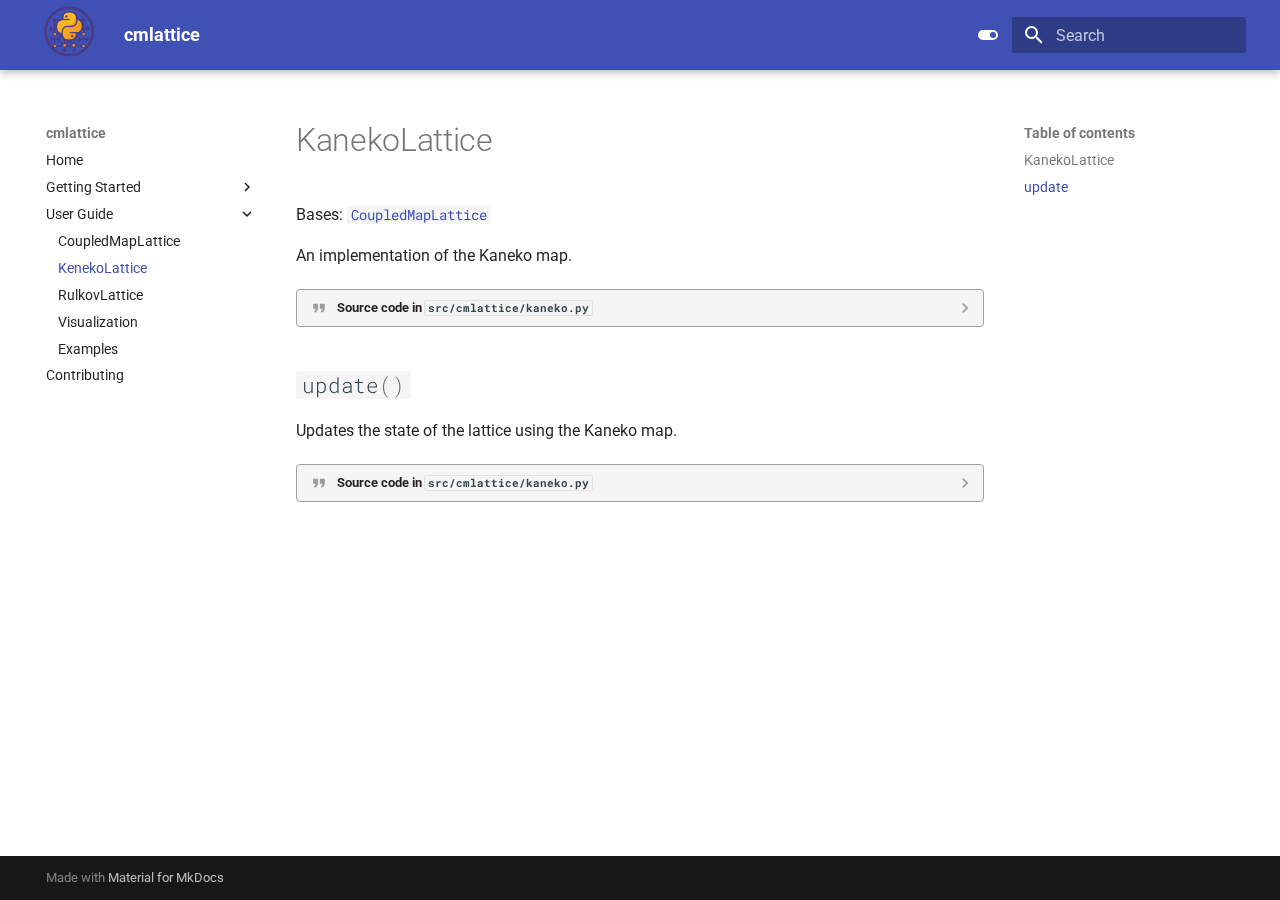
<file: kaneko/index.html>
<!doctype html>
<html lang="en" class="no-js">
  <head>
    
      <meta charset="utf-8">
      <meta name="viewport" content="width=device-width,initial-scale=1">
      
        <meta name="description" content="A simple command line tool for running Coupled Map Lattice simulations.">
      
      
        <meta name="author" content="Michael May">
      
      
        <link rel="canonical" href="https://mskmay66.github.io/cmlattice/kaneko/">
      
      
        <link rel="prev" href="../cml/">
      
      
        <link rel="next" href="../rulkov/">
      
      
      <link rel="icon" href="../assets/images/favicon.png">
      <meta name="generator" content="mkdocs-1.6.1, mkdocs-material-9.6.12">
    
    
      
        <title>KenekoLattice - cmlattice</title>
      
    
    
      <link rel="stylesheet" href="../assets/stylesheets/main.2afb09e1.min.css">
      
        
        <link rel="stylesheet" href="../assets/stylesheets/palette.06af60db.min.css">
      
      


    
    
      
    
    
      
        
        
        <link rel="preconnect" href="https://fonts.gstatic.com" crossorigin>
        <link rel="stylesheet" href="https://fonts.googleapis.com/css?family=Roboto:300,300i,400,400i,700,700i%7CRoboto+Mono:400,400i,700,700i&display=fallback">
        <style>:root{--md-text-font:"Roboto";--md-code-font:"Roboto Mono"}</style>
      
    
    
      <link rel="stylesheet" href="../assets/_mkdocstrings.css">
    
      <link rel="stylesheet" href="../stylesheets/extra.css">
    
    <script>__md_scope=new URL("..",location),__md_hash=e=>[...e].reduce(((e,_)=>(e<<5)-e+_.charCodeAt(0)),0),__md_get=(e,_=localStorage,t=__md_scope)=>JSON.parse(_.getItem(t.pathname+"."+e)),__md_set=(e,_,t=localStorage,a=__md_scope)=>{try{t.setItem(a.pathname+"."+e,JSON.stringify(_))}catch(e){}}</script>
    
      

    
    
    
  </head>
  
  
    
    
      
    
    
    
    
    <body dir="ltr" data-md-color-scheme="default" data-md-color-primary="indigo" data-md-color-accent="indigo">
  
    
    <input class="md-toggle" data-md-toggle="drawer" type="checkbox" id="__drawer" autocomplete="off">
    <input class="md-toggle" data-md-toggle="search" type="checkbox" id="__search" autocomplete="off">
    <label class="md-overlay" for="__drawer"></label>
    <div data-md-component="skip">
      
        
        <a href="#kanekolattice" class="md-skip">
          Skip to content
        </a>
      
    </div>
    <div data-md-component="announce">
      
    </div>
    
    
      

  

<header class="md-header md-header--shadow" data-md-component="header">
  <nav class="md-header__inner md-grid" aria-label="Header">
    <a href=".." title="cmlattice" class="md-header__button md-logo" aria-label="cmlattice" data-md-component="logo">
      
  <img src="../assets/logo.png" alt="logo">

    </a>
    <label class="md-header__button md-icon" for="__drawer">
      
      <svg xmlns="http://www.w3.org/2000/svg" viewBox="0 0 24 24"><path d="M3 6h18v2H3zm0 5h18v2H3zm0 5h18v2H3z"/></svg>
    </label>
    <div class="md-header__title" data-md-component="header-title">
      <div class="md-header__ellipsis">
        <div class="md-header__topic">
          <span class="md-ellipsis">
            cmlattice
          </span>
        </div>
        <div class="md-header__topic" data-md-component="header-topic">
          <span class="md-ellipsis">
            
              KenekoLattice
            
          </span>
        </div>
      </div>
    </div>
    
      
        <form class="md-header__option" data-md-component="palette">
  
    
    
    
    <input class="md-option" data-md-color-media="" data-md-color-scheme="default" data-md-color-primary="indigo" data-md-color-accent="indigo"  aria-label="Switch to dark mode"  type="radio" name="__palette" id="__palette_0">
    
      <label class="md-header__button md-icon" title="Switch to dark mode" for="__palette_1" hidden>
        <svg xmlns="http://www.w3.org/2000/svg" viewBox="0 0 24 24"><path d="M17 7H7a5 5 0 0 0-5 5 5 5 0 0 0 5 5h10a5 5 0 0 0 5-5 5 5 0 0 0-5-5m0 8a3 3 0 0 1-3-3 3 3 0 0 1 3-3 3 3 0 0 1 3 3 3 3 0 0 1-3 3"/></svg>
      </label>
    
  
    
    
    
    <input class="md-option" data-md-color-media="" data-md-color-scheme="slate" data-md-color-primary="indigo" data-md-color-accent="indigo"  aria-label="Switch to light mode"  type="radio" name="__palette" id="__palette_1">
    
      <label class="md-header__button md-icon" title="Switch to light mode" for="__palette_0" hidden>
        <svg xmlns="http://www.w3.org/2000/svg" viewBox="0 0 24 24"><path d="M17 7H7a5 5 0 0 0-5 5 5 5 0 0 0 5 5h10a5 5 0 0 0 5-5 5 5 0 0 0-5-5m0 8a3 3 0 0 1-3-3 3 3 0 0 1 3-3 3 3 0 0 1 3 3 3 3 0 0 1-3 3"/></svg>
      </label>
    
  
</form>
      
    
    
      <script>var palette=__md_get("__palette");if(palette&&palette.color){if("(prefers-color-scheme)"===palette.color.media){var media=matchMedia("(prefers-color-scheme: light)"),input=document.querySelector(media.matches?"[data-md-color-media='(prefers-color-scheme: light)']":"[data-md-color-media='(prefers-color-scheme: dark)']");palette.color.media=input.getAttribute("data-md-color-media"),palette.color.scheme=input.getAttribute("data-md-color-scheme"),palette.color.primary=input.getAttribute("data-md-color-primary"),palette.color.accent=input.getAttribute("data-md-color-accent")}for(var[key,value]of Object.entries(palette.color))document.body.setAttribute("data-md-color-"+key,value)}</script>
    
    
    
      
      
        <label class="md-header__button md-icon" for="__search">
          
          <svg xmlns="http://www.w3.org/2000/svg" viewBox="0 0 24 24"><path d="M9.5 3A6.5 6.5 0 0 1 16 9.5c0 1.61-.59 3.09-1.56 4.23l.27.27h.79l5 5-1.5 1.5-5-5v-.79l-.27-.27A6.52 6.52 0 0 1 9.5 16 6.5 6.5 0 0 1 3 9.5 6.5 6.5 0 0 1 9.5 3m0 2C7 5 5 7 5 9.5S7 14 9.5 14 14 12 14 9.5 12 5 9.5 5"/></svg>
        </label>
        <div class="md-search" data-md-component="search" role="dialog">
  <label class="md-search__overlay" for="__search"></label>
  <div class="md-search__inner" role="search">
    <form class="md-search__form" name="search">
      <input type="text" class="md-search__input" name="query" aria-label="Search" placeholder="Search" autocapitalize="off" autocorrect="off" autocomplete="off" spellcheck="false" data-md-component="search-query" required>
      <label class="md-search__icon md-icon" for="__search">
        
        <svg xmlns="http://www.w3.org/2000/svg" viewBox="0 0 24 24"><path d="M9.5 3A6.5 6.5 0 0 1 16 9.5c0 1.61-.59 3.09-1.56 4.23l.27.27h.79l5 5-1.5 1.5-5-5v-.79l-.27-.27A6.52 6.52 0 0 1 9.5 16 6.5 6.5 0 0 1 3 9.5 6.5 6.5 0 0 1 9.5 3m0 2C7 5 5 7 5 9.5S7 14 9.5 14 14 12 14 9.5 12 5 9.5 5"/></svg>
        
        <svg xmlns="http://www.w3.org/2000/svg" viewBox="0 0 24 24"><path d="M20 11v2H8l5.5 5.5-1.42 1.42L4.16 12l7.92-7.92L13.5 5.5 8 11z"/></svg>
      </label>
      <nav class="md-search__options" aria-label="Search">
        
        <button type="reset" class="md-search__icon md-icon" title="Clear" aria-label="Clear" tabindex="-1">
          
          <svg xmlns="http://www.w3.org/2000/svg" viewBox="0 0 24 24"><path d="M19 6.41 17.59 5 12 10.59 6.41 5 5 6.41 10.59 12 5 17.59 6.41 19 12 13.41 17.59 19 19 17.59 13.41 12z"/></svg>
        </button>
      </nav>
      
    </form>
    <div class="md-search__output">
      <div class="md-search__scrollwrap" tabindex="0" data-md-scrollfix>
        <div class="md-search-result" data-md-component="search-result">
          <div class="md-search-result__meta">
            Initializing search
          </div>
          <ol class="md-search-result__list" role="presentation"></ol>
        </div>
      </div>
    </div>
  </div>
</div>
      
    
    
  </nav>
  
</header>
    
    <div class="md-container" data-md-component="container">
      
      
        
          
        
      
      <main class="md-main" data-md-component="main">
        <div class="md-main__inner md-grid">
          
            
              
              <div class="md-sidebar md-sidebar--primary" data-md-component="sidebar" data-md-type="navigation" >
                <div class="md-sidebar__scrollwrap">
                  <div class="md-sidebar__inner">
                    



<nav class="md-nav md-nav--primary" aria-label="Navigation" data-md-level="0">
  <label class="md-nav__title" for="__drawer">
    <a href=".." title="cmlattice" class="md-nav__button md-logo" aria-label="cmlattice" data-md-component="logo">
      
  <img src="../assets/logo.png" alt="logo">

    </a>
    cmlattice
  </label>
  
  <ul class="md-nav__list" data-md-scrollfix>
    
      
      
  
  
  
  
    <li class="md-nav__item">
      <a href=".." class="md-nav__link">
        
  
  
  <span class="md-ellipsis">
    Home
    
  </span>
  

      </a>
    </li>
  

    
      
      
  
  
  
  
    
    
    
    
    
    <li class="md-nav__item md-nav__item--nested">
      
        
        
        <input class="md-nav__toggle md-toggle " type="checkbox" id="__nav_2" >
        
          
          <label class="md-nav__link" for="__nav_2" id="__nav_2_label" tabindex="0">
            
  
  
  <span class="md-ellipsis">
    Getting Started
    
  </span>
  

            <span class="md-nav__icon md-icon"></span>
          </label>
        
        <nav class="md-nav" data-md-level="1" aria-labelledby="__nav_2_label" aria-expanded="false">
          <label class="md-nav__title" for="__nav_2">
            <span class="md-nav__icon md-icon"></span>
            Getting Started
          </label>
          <ul class="md-nav__list" data-md-scrollfix>
            
              
                
  
  
  
  
    <li class="md-nav__item">
      <a href="../installation/" class="md-nav__link">
        
  
  
  <span class="md-ellipsis">
    Installation
    
  </span>
  

      </a>
    </li>
  

              
            
          </ul>
        </nav>
      
    </li>
  

    
      
      
  
  
    
  
  
  
    
    
    
    
    
    <li class="md-nav__item md-nav__item--active md-nav__item--nested">
      
        
        
        <input class="md-nav__toggle md-toggle " type="checkbox" id="__nav_3" checked>
        
          
          <label class="md-nav__link" for="__nav_3" id="__nav_3_label" tabindex="0">
            
  
  
  <span class="md-ellipsis">
    User Guide
    
  </span>
  

            <span class="md-nav__icon md-icon"></span>
          </label>
        
        <nav class="md-nav" data-md-level="1" aria-labelledby="__nav_3_label" aria-expanded="true">
          <label class="md-nav__title" for="__nav_3">
            <span class="md-nav__icon md-icon"></span>
            User Guide
          </label>
          <ul class="md-nav__list" data-md-scrollfix>
            
              
                
  
  
  
  
    <li class="md-nav__item">
      <a href="../cml/" class="md-nav__link">
        
  
  
  <span class="md-ellipsis">
    CoupledMapLattice
    
  </span>
  

      </a>
    </li>
  

              
            
              
                
  
  
    
  
  
  
    <li class="md-nav__item md-nav__item--active">
      
      <input class="md-nav__toggle md-toggle" type="checkbox" id="__toc">
      
      
        
      
      
        <label class="md-nav__link md-nav__link--active" for="__toc">
          
  
  
  <span class="md-ellipsis">
    KenekoLattice
    
  </span>
  

          <span class="md-nav__icon md-icon"></span>
        </label>
      
      <a href="./" class="md-nav__link md-nav__link--active">
        
  
  
  <span class="md-ellipsis">
    KenekoLattice
    
  </span>
  

      </a>
      
        

<nav class="md-nav md-nav--secondary" aria-label="Table of contents">
  
  
  
    
  
  
    <label class="md-nav__title" for="__toc">
      <span class="md-nav__icon md-icon"></span>
      Table of contents
    </label>
    <ul class="md-nav__list" data-md-component="toc" data-md-scrollfix>
      
        <li class="md-nav__item">
  <a href="#cmlattice.kaneko.KanekoLattice" class="md-nav__link">
    <span class="md-ellipsis">
      KanekoLattice
    </span>
  </a>
  
</li>
      
        <li class="md-nav__item">
  <a href="#cmlattice.kaneko.KanekoLattice.update" class="md-nav__link">
    <span class="md-ellipsis">
      update
    </span>
  </a>
  
</li>
      
    </ul>
  
</nav>
      
    </li>
  

              
            
              
                
  
  
  
  
    <li class="md-nav__item">
      <a href="../rulkov/" class="md-nav__link">
        
  
  
  <span class="md-ellipsis">
    RulkovLattice
    
  </span>
  

      </a>
    </li>
  

              
            
              
                
  
  
  
  
    <li class="md-nav__item">
      <a href="../visualization/" class="md-nav__link">
        
  
  
  <span class="md-ellipsis">
    Visualization
    
  </span>
  

      </a>
    </li>
  

              
            
              
                
  
  
  
  
    <li class="md-nav__item">
      <a href="../examples/" class="md-nav__link">
        
  
  
  <span class="md-ellipsis">
    Examples
    
  </span>
  

      </a>
    </li>
  

              
            
          </ul>
        </nav>
      
    </li>
  

    
      
      
  
  
  
  
    <li class="md-nav__item">
      <a href="../contributing/" class="md-nav__link">
        
  
  
  <span class="md-ellipsis">
    Contributing
    
  </span>
  

      </a>
    </li>
  

    
  </ul>
</nav>
                  </div>
                </div>
              </div>
            
            
              
              <div class="md-sidebar md-sidebar--secondary" data-md-component="sidebar" data-md-type="toc" >
                <div class="md-sidebar__scrollwrap">
                  <div class="md-sidebar__inner">
                    

<nav class="md-nav md-nav--secondary" aria-label="Table of contents">
  
  
  
    
  
  
    <label class="md-nav__title" for="__toc">
      <span class="md-nav__icon md-icon"></span>
      Table of contents
    </label>
    <ul class="md-nav__list" data-md-component="toc" data-md-scrollfix>
      
        <li class="md-nav__item">
  <a href="#cmlattice.kaneko.KanekoLattice" class="md-nav__link">
    <span class="md-ellipsis">
      KanekoLattice
    </span>
  </a>
  
</li>
      
        <li class="md-nav__item">
  <a href="#cmlattice.kaneko.KanekoLattice.update" class="md-nav__link">
    <span class="md-ellipsis">
      update
    </span>
  </a>
  
</li>
      
    </ul>
  
</nav>
                  </div>
                </div>
              </div>
            
          
          
            <div class="md-content" data-md-component="content">
              <article class="md-content__inner md-typeset">
                
                  



<h1 id="kanekolattice">KanekoLattice</h1>


<div class="doc doc-object doc-class">



<a id="cmlattice.kaneko.KanekoLattice"></a>
    <div class="doc doc-contents first">
            <p class="doc doc-class-bases">
              Bases: <code><a class="autorefs autorefs-internal" title="cmlattice.cmlattice.CoupledMapLattice" href="../cml/#cmlattice.cmlattice.CoupledMapLattice">CoupledMapLattice</a></code></p>


        <p>An implementation of the Kaneko map.</p>







              <details class="quote">
                <summary>Source code in <code>src/cmlattice/kaneko.py</code></summary>
                <div class="highlight"><table class="highlighttable"><tr><td class="linenos"><div class="linenodiv"><pre><span></span><span class="normal"> 6</span>
<span class="normal"> 7</span>
<span class="normal"> 8</span>
<span class="normal"> 9</span>
<span class="normal">10</span>
<span class="normal">11</span>
<span class="normal">12</span>
<span class="normal">13</span>
<span class="normal">14</span>
<span class="normal">15</span>
<span class="normal">16</span>
<span class="normal">17</span>
<span class="normal">18</span>
<span class="normal">19</span>
<span class="normal">20</span>
<span class="normal">21</span>
<span class="normal">22</span>
<span class="normal">23</span>
<span class="normal">24</span>
<span class="normal">25</span>
<span class="normal">26</span>
<span class="normal">27</span>
<span class="normal">28</span>
<span class="normal">29</span>
<span class="normal">30</span>
<span class="normal">31</span>
<span class="normal">32</span>
<span class="normal">33</span></pre></div></td><td class="code"><div><pre><span></span><code><span class="k">class</span><span class="w"> </span><span class="nc">KanekoLattice</span><span class="p">(</span><span class="n">CoupledMapLattice</span><span class="p">):</span>
<span class="w">    </span><span class="sd">&quot;&quot;&quot;An implementation of the Kaneko map.&quot;&quot;&quot;</span>

    <span class="k">def</span><span class="w"> </span><span class="fm">__init__</span><span class="p">(</span><span class="bp">self</span><span class="p">,</span> <span class="n">n</span><span class="p">:</span> <span class="nb">int</span><span class="p">,</span> <span class="n">r</span><span class="p">:</span> <span class="nb">float</span><span class="p">,</span> <span class="n">epsilon</span><span class="p">:</span> <span class="nb">float</span> <span class="o">=</span> <span class="mi">1</span><span class="p">)</span> <span class="o">-&gt;</span> <span class="kc">None</span><span class="p">:</span>
        <span class="nb">super</span><span class="p">()</span><span class="o">.</span><span class="fm">__init__</span><span class="p">(</span><span class="n">n</span><span class="p">,</span> <span class="n">r</span><span class="p">,</span> <span class="n">epsilon</span><span class="p">)</span>

    <span class="k">def</span><span class="w"> </span><span class="fm">__repr__</span><span class="p">(</span><span class="bp">self</span><span class="p">):</span>
        <span class="k">return</span> <span class="sa">f</span><span class="s2">&quot;KenekoLattice(n=</span><span class="si">{</span><span class="bp">self</span><span class="o">.</span><span class="n">n</span><span class="si">}</span><span class="s2">, r=</span><span class="si">{</span><span class="bp">self</span><span class="o">.</span><span class="n">r</span><span class="si">}</span><span class="s2">, epsilion=</span><span class="si">{</span><span class="bp">self</span><span class="o">.</span><span class="n">epsilon</span><span class="si">}</span><span class="s2">)&quot;</span>

    <span class="k">def</span><span class="w"> </span><span class="nf">update</span><span class="p">(</span><span class="bp">self</span><span class="p">):</span>
<span class="w">        </span><span class="sd">&quot;&quot;&quot;Updates the state of the lattice using the Kaneko map.&quot;&quot;&quot;</span>
        <span class="n">state</span> <span class="o">=</span> <span class="bp">self</span><span class="o">.</span><span class="n">state</span><span class="o">.</span><span class="n">copy</span><span class="p">()</span>
        <span class="k">for</span> <span class="n">i</span> <span class="ow">in</span> <span class="nb">range</span><span class="p">(</span><span class="bp">self</span><span class="o">.</span><span class="n">n</span><span class="p">):</span>
            <span class="n">left_neighbor</span> <span class="o">=</span> <span class="n">state</span><span class="p">[(</span><span class="n">i</span> <span class="o">-</span> <span class="mi">1</span><span class="p">)</span> <span class="o">%</span> <span class="bp">self</span><span class="o">.</span><span class="n">n</span><span class="p">]</span>
            <span class="n">right_neighbor</span> <span class="o">=</span> <span class="n">state</span><span class="p">[(</span><span class="n">i</span> <span class="o">+</span> <span class="mi">1</span><span class="p">)</span> <span class="o">%</span> <span class="bp">self</span><span class="o">.</span><span class="n">n</span><span class="p">]</span>
            <span class="k">for</span> <span class="n">j</span> <span class="ow">in</span> <span class="nb">range</span><span class="p">(</span><span class="bp">self</span><span class="o">.</span><span class="n">n</span><span class="p">):</span>
                <span class="c1"># Apply the Kaneko map update</span>
                <span class="n">state</span><span class="p">[</span><span class="n">i</span><span class="p">,</span> <span class="n">j</span><span class="p">]</span> <span class="o">=</span> <span class="bp">self</span><span class="o">.</span><span class="n">epsilon</span> <span class="o">*</span> <span class="bp">self</span><span class="o">.</span><span class="n">state_function</span><span class="p">(</span><span class="n">state</span><span class="p">[</span><span class="n">i</span><span class="p">,</span> <span class="n">j</span><span class="p">])</span> <span class="o">+</span> <span class="p">(</span>
                    <span class="bp">self</span><span class="o">.</span><span class="n">epsilon</span> <span class="o">/</span> <span class="mi">2</span>
                <span class="p">)</span> <span class="o">*</span> <span class="p">(</span>
                    <span class="bp">self</span><span class="o">.</span><span class="n">state_function</span><span class="p">(</span>
                        <span class="n">left_neighbor</span><span class="p">[</span><span class="n">j</span><span class="p">]</span> <span class="o">+</span>
                        <span class="bp">self</span><span class="o">.</span><span class="n">state_function</span><span class="p">(</span><span class="n">right_neighbor</span><span class="p">[</span><span class="n">j</span><span class="p">]),</span>
                    <span class="p">)</span>
                <span class="p">)</span>
        <span class="bp">self</span><span class="o">.</span><span class="n">state</span> <span class="o">=</span> <span class="n">state</span>
        <span class="bp">self</span><span class="o">.</span><span class="n">append_history</span><span class="p">(</span><span class="bp">self</span><span class="o">.</span><span class="n">state</span><span class="p">)</span>
        <span class="bp">self</span><span class="o">.</span><span class="n">time</span> <span class="o">+=</span> <span class="mi">1</span>
</code></pre></div></td></tr></table></div>
              </details>



  <div class="doc doc-children">









<div class="doc doc-object doc-function">


<h2 id="cmlattice.kaneko.KanekoLattice.update" class="doc doc-heading">
            <code class="highlight language-python"><span class="n">update</span><span class="p">()</span></code>

</h2>


    <div class="doc doc-contents ">

        <p>Updates the state of the lattice using the Kaneko map.</p>


            <details class="quote">
              <summary>Source code in <code>src/cmlattice/kaneko.py</code></summary>
              <div class="highlight"><table class="highlighttable"><tr><td class="linenos"><div class="linenodiv"><pre><span></span><span class="normal">15</span>
<span class="normal">16</span>
<span class="normal">17</span>
<span class="normal">18</span>
<span class="normal">19</span>
<span class="normal">20</span>
<span class="normal">21</span>
<span class="normal">22</span>
<span class="normal">23</span>
<span class="normal">24</span>
<span class="normal">25</span>
<span class="normal">26</span>
<span class="normal">27</span>
<span class="normal">28</span>
<span class="normal">29</span>
<span class="normal">30</span>
<span class="normal">31</span>
<span class="normal">32</span>
<span class="normal">33</span></pre></div></td><td class="code"><div><pre><span></span><code><span class="k">def</span><span class="w"> </span><span class="nf">update</span><span class="p">(</span><span class="bp">self</span><span class="p">):</span>
<span class="w">    </span><span class="sd">&quot;&quot;&quot;Updates the state of the lattice using the Kaneko map.&quot;&quot;&quot;</span>
    <span class="n">state</span> <span class="o">=</span> <span class="bp">self</span><span class="o">.</span><span class="n">state</span><span class="o">.</span><span class="n">copy</span><span class="p">()</span>
    <span class="k">for</span> <span class="n">i</span> <span class="ow">in</span> <span class="nb">range</span><span class="p">(</span><span class="bp">self</span><span class="o">.</span><span class="n">n</span><span class="p">):</span>
        <span class="n">left_neighbor</span> <span class="o">=</span> <span class="n">state</span><span class="p">[(</span><span class="n">i</span> <span class="o">-</span> <span class="mi">1</span><span class="p">)</span> <span class="o">%</span> <span class="bp">self</span><span class="o">.</span><span class="n">n</span><span class="p">]</span>
        <span class="n">right_neighbor</span> <span class="o">=</span> <span class="n">state</span><span class="p">[(</span><span class="n">i</span> <span class="o">+</span> <span class="mi">1</span><span class="p">)</span> <span class="o">%</span> <span class="bp">self</span><span class="o">.</span><span class="n">n</span><span class="p">]</span>
        <span class="k">for</span> <span class="n">j</span> <span class="ow">in</span> <span class="nb">range</span><span class="p">(</span><span class="bp">self</span><span class="o">.</span><span class="n">n</span><span class="p">):</span>
            <span class="c1"># Apply the Kaneko map update</span>
            <span class="n">state</span><span class="p">[</span><span class="n">i</span><span class="p">,</span> <span class="n">j</span><span class="p">]</span> <span class="o">=</span> <span class="bp">self</span><span class="o">.</span><span class="n">epsilon</span> <span class="o">*</span> <span class="bp">self</span><span class="o">.</span><span class="n">state_function</span><span class="p">(</span><span class="n">state</span><span class="p">[</span><span class="n">i</span><span class="p">,</span> <span class="n">j</span><span class="p">])</span> <span class="o">+</span> <span class="p">(</span>
                <span class="bp">self</span><span class="o">.</span><span class="n">epsilon</span> <span class="o">/</span> <span class="mi">2</span>
            <span class="p">)</span> <span class="o">*</span> <span class="p">(</span>
                <span class="bp">self</span><span class="o">.</span><span class="n">state_function</span><span class="p">(</span>
                    <span class="n">left_neighbor</span><span class="p">[</span><span class="n">j</span><span class="p">]</span> <span class="o">+</span>
                    <span class="bp">self</span><span class="o">.</span><span class="n">state_function</span><span class="p">(</span><span class="n">right_neighbor</span><span class="p">[</span><span class="n">j</span><span class="p">]),</span>
                <span class="p">)</span>
            <span class="p">)</span>
    <span class="bp">self</span><span class="o">.</span><span class="n">state</span> <span class="o">=</span> <span class="n">state</span>
    <span class="bp">self</span><span class="o">.</span><span class="n">append_history</span><span class="p">(</span><span class="bp">self</span><span class="o">.</span><span class="n">state</span><span class="p">)</span>
    <span class="bp">self</span><span class="o">.</span><span class="n">time</span> <span class="o">+=</span> <span class="mi">1</span>
</code></pre></div></td></tr></table></div>
            </details>
    </div>

</div>



  </div>

    </div>

</div>












                
              </article>
            </div>
          
          
<script>var target=document.getElementById(location.hash.slice(1));target&&target.name&&(target.checked=target.name.startsWith("__tabbed_"))</script>
        </div>
        
      </main>
      
        <footer class="md-footer">
  
  <div class="md-footer-meta md-typeset">
    <div class="md-footer-meta__inner md-grid">
      <div class="md-copyright">
  
  
    Made with
    <a href="https://squidfunk.github.io/mkdocs-material/" target="_blank" rel="noopener">
      Material for MkDocs
    </a>
  
</div>
      
    </div>
  </div>
</footer>
      
    </div>
    <div class="md-dialog" data-md-component="dialog">
      <div class="md-dialog__inner md-typeset"></div>
    </div>
    
    
    
      
      <script id="__config" type="application/json">{"base": "..", "features": [], "search": "../assets/javascripts/workers/search.f8cc74c7.min.js", "tags": null, "translations": {"clipboard.copied": "Copied to clipboard", "clipboard.copy": "Copy to clipboard", "search.result.more.one": "1 more on this page", "search.result.more.other": "# more on this page", "search.result.none": "No matching documents", "search.result.one": "1 matching document", "search.result.other": "# matching documents", "search.result.placeholder": "Type to start searching", "search.result.term.missing": "Missing", "select.version": "Select version"}, "version": null}</script>
    
    
      <script src="../assets/javascripts/bundle.c8b220af.min.js"></script>
      
    
  </body>
</html>
</file>
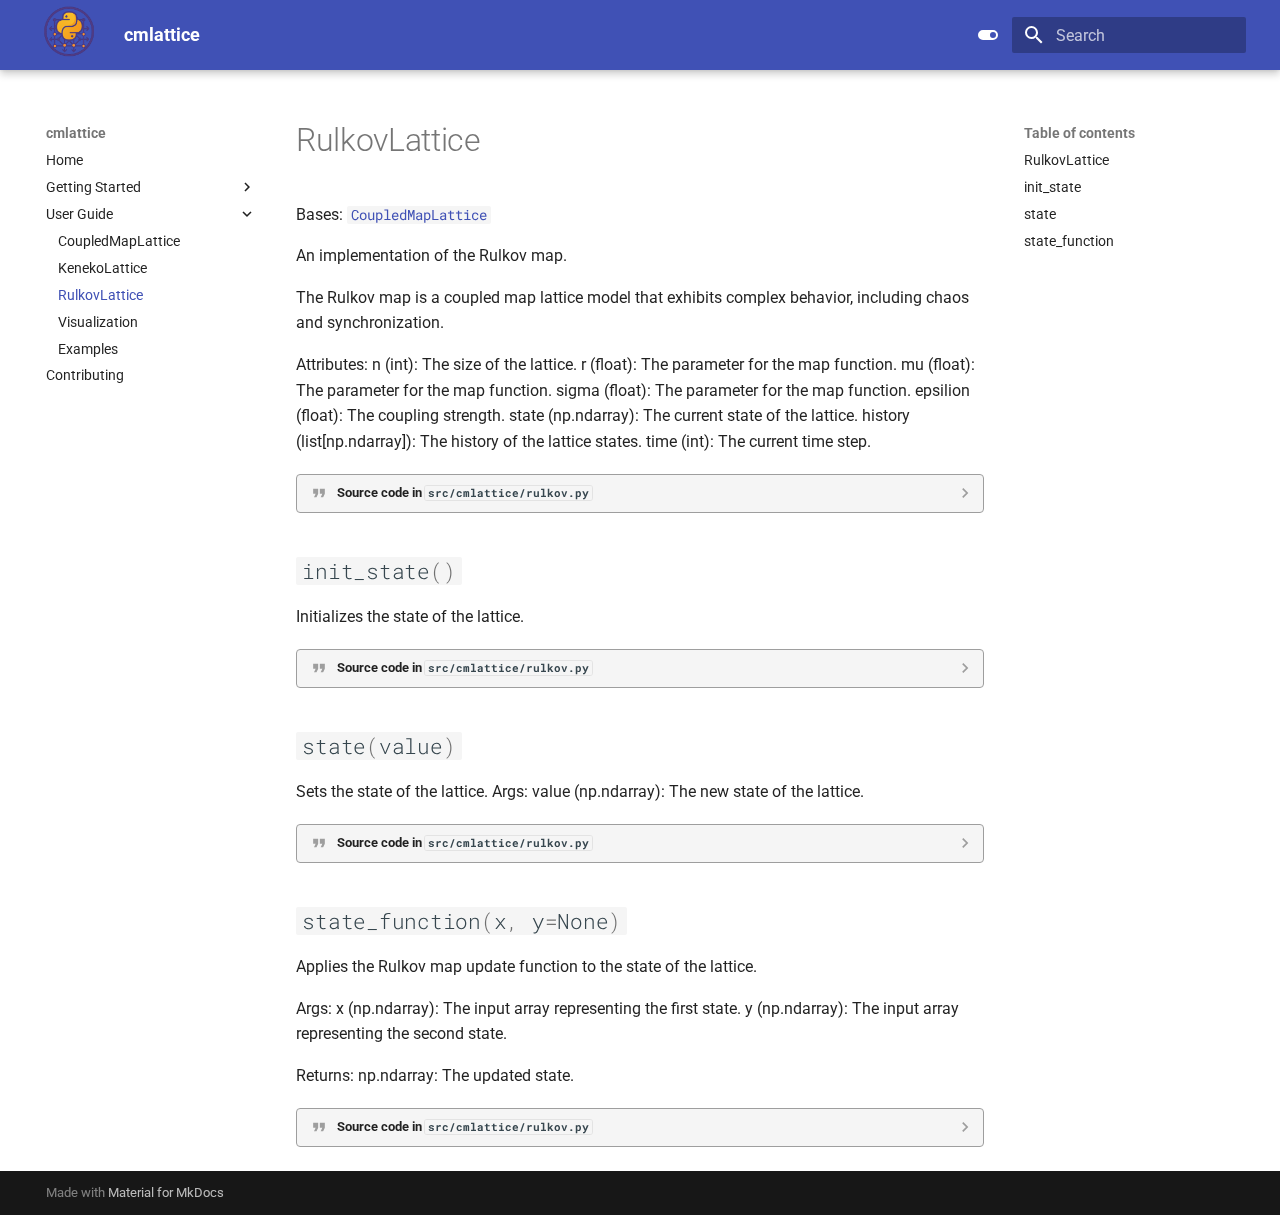
<file: rulkov/index.html>
<!doctype html>
<html lang="en" class="no-js">
  <head>
    
      <meta charset="utf-8">
      <meta name="viewport" content="width=device-width,initial-scale=1">
      
        <meta name="description" content="A simple command line tool for running Coupled Map Lattice simulations.">
      
      
        <meta name="author" content="Michael May">
      
      
        <link rel="canonical" href="https://mskmay66.github.io/cmlattice/rulkov/">
      
      
        <link rel="prev" href="../kaneko/">
      
      
        <link rel="next" href="../visualization/">
      
      
      <link rel="icon" href="../assets/images/favicon.png">
      <meta name="generator" content="mkdocs-1.6.1, mkdocs-material-9.6.12">
    
    
      
        <title>RulkovLattice - cmlattice</title>
      
    
    
      <link rel="stylesheet" href="../assets/stylesheets/main.2afb09e1.min.css">
      
        
        <link rel="stylesheet" href="../assets/stylesheets/palette.06af60db.min.css">
      
      


    
    
      
    
    
      
        
        
        <link rel="preconnect" href="https://fonts.gstatic.com" crossorigin>
        <link rel="stylesheet" href="https://fonts.googleapis.com/css?family=Roboto:300,300i,400,400i,700,700i%7CRoboto+Mono:400,400i,700,700i&display=fallback">
        <style>:root{--md-text-font:"Roboto";--md-code-font:"Roboto Mono"}</style>
      
    
    
      <link rel="stylesheet" href="../assets/_mkdocstrings.css">
    
      <link rel="stylesheet" href="../stylesheets/extra.css">
    
    <script>__md_scope=new URL("..",location),__md_hash=e=>[...e].reduce(((e,_)=>(e<<5)-e+_.charCodeAt(0)),0),__md_get=(e,_=localStorage,t=__md_scope)=>JSON.parse(_.getItem(t.pathname+"."+e)),__md_set=(e,_,t=localStorage,a=__md_scope)=>{try{t.setItem(a.pathname+"."+e,JSON.stringify(_))}catch(e){}}</script>
    
      

    
    
    
  </head>
  
  
    
    
      
    
    
    
    
    <body dir="ltr" data-md-color-scheme="default" data-md-color-primary="indigo" data-md-color-accent="indigo">
  
    
    <input class="md-toggle" data-md-toggle="drawer" type="checkbox" id="__drawer" autocomplete="off">
    <input class="md-toggle" data-md-toggle="search" type="checkbox" id="__search" autocomplete="off">
    <label class="md-overlay" for="__drawer"></label>
    <div data-md-component="skip">
      
        
        <a href="#rulkovlattice" class="md-skip">
          Skip to content
        </a>
      
    </div>
    <div data-md-component="announce">
      
    </div>
    
    
      

  

<header class="md-header md-header--shadow" data-md-component="header">
  <nav class="md-header__inner md-grid" aria-label="Header">
    <a href=".." title="cmlattice" class="md-header__button md-logo" aria-label="cmlattice" data-md-component="logo">
      
  <img src="../assets/logo.png" alt="logo">

    </a>
    <label class="md-header__button md-icon" for="__drawer">
      
      <svg xmlns="http://www.w3.org/2000/svg" viewBox="0 0 24 24"><path d="M3 6h18v2H3zm0 5h18v2H3zm0 5h18v2H3z"/></svg>
    </label>
    <div class="md-header__title" data-md-component="header-title">
      <div class="md-header__ellipsis">
        <div class="md-header__topic">
          <span class="md-ellipsis">
            cmlattice
          </span>
        </div>
        <div class="md-header__topic" data-md-component="header-topic">
          <span class="md-ellipsis">
            
              RulkovLattice
            
          </span>
        </div>
      </div>
    </div>
    
      
        <form class="md-header__option" data-md-component="palette">
  
    
    
    
    <input class="md-option" data-md-color-media="" data-md-color-scheme="default" data-md-color-primary="indigo" data-md-color-accent="indigo"  aria-label="Switch to dark mode"  type="radio" name="__palette" id="__palette_0">
    
      <label class="md-header__button md-icon" title="Switch to dark mode" for="__palette_1" hidden>
        <svg xmlns="http://www.w3.org/2000/svg" viewBox="0 0 24 24"><path d="M17 7H7a5 5 0 0 0-5 5 5 5 0 0 0 5 5h10a5 5 0 0 0 5-5 5 5 0 0 0-5-5m0 8a3 3 0 0 1-3-3 3 3 0 0 1 3-3 3 3 0 0 1 3 3 3 3 0 0 1-3 3"/></svg>
      </label>
    
  
    
    
    
    <input class="md-option" data-md-color-media="" data-md-color-scheme="slate" data-md-color-primary="indigo" data-md-color-accent="indigo"  aria-label="Switch to light mode"  type="radio" name="__palette" id="__palette_1">
    
      <label class="md-header__button md-icon" title="Switch to light mode" for="__palette_0" hidden>
        <svg xmlns="http://www.w3.org/2000/svg" viewBox="0 0 24 24"><path d="M17 7H7a5 5 0 0 0-5 5 5 5 0 0 0 5 5h10a5 5 0 0 0 5-5 5 5 0 0 0-5-5m0 8a3 3 0 0 1-3-3 3 3 0 0 1 3-3 3 3 0 0 1 3 3 3 3 0 0 1-3 3"/></svg>
      </label>
    
  
</form>
      
    
    
      <script>var palette=__md_get("__palette");if(palette&&palette.color){if("(prefers-color-scheme)"===palette.color.media){var media=matchMedia("(prefers-color-scheme: light)"),input=document.querySelector(media.matches?"[data-md-color-media='(prefers-color-scheme: light)']":"[data-md-color-media='(prefers-color-scheme: dark)']");palette.color.media=input.getAttribute("data-md-color-media"),palette.color.scheme=input.getAttribute("data-md-color-scheme"),palette.color.primary=input.getAttribute("data-md-color-primary"),palette.color.accent=input.getAttribute("data-md-color-accent")}for(var[key,value]of Object.entries(palette.color))document.body.setAttribute("data-md-color-"+key,value)}</script>
    
    
    
      
      
        <label class="md-header__button md-icon" for="__search">
          
          <svg xmlns="http://www.w3.org/2000/svg" viewBox="0 0 24 24"><path d="M9.5 3A6.5 6.5 0 0 1 16 9.5c0 1.61-.59 3.09-1.56 4.23l.27.27h.79l5 5-1.5 1.5-5-5v-.79l-.27-.27A6.52 6.52 0 0 1 9.5 16 6.5 6.5 0 0 1 3 9.5 6.5 6.5 0 0 1 9.5 3m0 2C7 5 5 7 5 9.5S7 14 9.5 14 14 12 14 9.5 12 5 9.5 5"/></svg>
        </label>
        <div class="md-search" data-md-component="search" role="dialog">
  <label class="md-search__overlay" for="__search"></label>
  <div class="md-search__inner" role="search">
    <form class="md-search__form" name="search">
      <input type="text" class="md-search__input" name="query" aria-label="Search" placeholder="Search" autocapitalize="off" autocorrect="off" autocomplete="off" spellcheck="false" data-md-component="search-query" required>
      <label class="md-search__icon md-icon" for="__search">
        
        <svg xmlns="http://www.w3.org/2000/svg" viewBox="0 0 24 24"><path d="M9.5 3A6.5 6.5 0 0 1 16 9.5c0 1.61-.59 3.09-1.56 4.23l.27.27h.79l5 5-1.5 1.5-5-5v-.79l-.27-.27A6.52 6.52 0 0 1 9.5 16 6.5 6.5 0 0 1 3 9.5 6.5 6.5 0 0 1 9.5 3m0 2C7 5 5 7 5 9.5S7 14 9.5 14 14 12 14 9.5 12 5 9.5 5"/></svg>
        
        <svg xmlns="http://www.w3.org/2000/svg" viewBox="0 0 24 24"><path d="M20 11v2H8l5.5 5.5-1.42 1.42L4.16 12l7.92-7.92L13.5 5.5 8 11z"/></svg>
      </label>
      <nav class="md-search__options" aria-label="Search">
        
        <button type="reset" class="md-search__icon md-icon" title="Clear" aria-label="Clear" tabindex="-1">
          
          <svg xmlns="http://www.w3.org/2000/svg" viewBox="0 0 24 24"><path d="M19 6.41 17.59 5 12 10.59 6.41 5 5 6.41 10.59 12 5 17.59 6.41 19 12 13.41 17.59 19 19 17.59 13.41 12z"/></svg>
        </button>
      </nav>
      
    </form>
    <div class="md-search__output">
      <div class="md-search__scrollwrap" tabindex="0" data-md-scrollfix>
        <div class="md-search-result" data-md-component="search-result">
          <div class="md-search-result__meta">
            Initializing search
          </div>
          <ol class="md-search-result__list" role="presentation"></ol>
        </div>
      </div>
    </div>
  </div>
</div>
      
    
    
  </nav>
  
</header>
    
    <div class="md-container" data-md-component="container">
      
      
        
          
        
      
      <main class="md-main" data-md-component="main">
        <div class="md-main__inner md-grid">
          
            
              
              <div class="md-sidebar md-sidebar--primary" data-md-component="sidebar" data-md-type="navigation" >
                <div class="md-sidebar__scrollwrap">
                  <div class="md-sidebar__inner">
                    



<nav class="md-nav md-nav--primary" aria-label="Navigation" data-md-level="0">
  <label class="md-nav__title" for="__drawer">
    <a href=".." title="cmlattice" class="md-nav__button md-logo" aria-label="cmlattice" data-md-component="logo">
      
  <img src="../assets/logo.png" alt="logo">

    </a>
    cmlattice
  </label>
  
  <ul class="md-nav__list" data-md-scrollfix>
    
      
      
  
  
  
  
    <li class="md-nav__item">
      <a href=".." class="md-nav__link">
        
  
  
  <span class="md-ellipsis">
    Home
    
  </span>
  

      </a>
    </li>
  

    
      
      
  
  
  
  
    
    
    
    
    
    <li class="md-nav__item md-nav__item--nested">
      
        
        
        <input class="md-nav__toggle md-toggle " type="checkbox" id="__nav_2" >
        
          
          <label class="md-nav__link" for="__nav_2" id="__nav_2_label" tabindex="0">
            
  
  
  <span class="md-ellipsis">
    Getting Started
    
  </span>
  

            <span class="md-nav__icon md-icon"></span>
          </label>
        
        <nav class="md-nav" data-md-level="1" aria-labelledby="__nav_2_label" aria-expanded="false">
          <label class="md-nav__title" for="__nav_2">
            <span class="md-nav__icon md-icon"></span>
            Getting Started
          </label>
          <ul class="md-nav__list" data-md-scrollfix>
            
              
                
  
  
  
  
    <li class="md-nav__item">
      <a href="../installation/" class="md-nav__link">
        
  
  
  <span class="md-ellipsis">
    Installation
    
  </span>
  

      </a>
    </li>
  

              
            
          </ul>
        </nav>
      
    </li>
  

    
      
      
  
  
    
  
  
  
    
    
    
    
    
    <li class="md-nav__item md-nav__item--active md-nav__item--nested">
      
        
        
        <input class="md-nav__toggle md-toggle " type="checkbox" id="__nav_3" checked>
        
          
          <label class="md-nav__link" for="__nav_3" id="__nav_3_label" tabindex="0">
            
  
  
  <span class="md-ellipsis">
    User Guide
    
  </span>
  

            <span class="md-nav__icon md-icon"></span>
          </label>
        
        <nav class="md-nav" data-md-level="1" aria-labelledby="__nav_3_label" aria-expanded="true">
          <label class="md-nav__title" for="__nav_3">
            <span class="md-nav__icon md-icon"></span>
            User Guide
          </label>
          <ul class="md-nav__list" data-md-scrollfix>
            
              
                
  
  
  
  
    <li class="md-nav__item">
      <a href="../cml/" class="md-nav__link">
        
  
  
  <span class="md-ellipsis">
    CoupledMapLattice
    
  </span>
  

      </a>
    </li>
  

              
            
              
                
  
  
  
  
    <li class="md-nav__item">
      <a href="../kaneko/" class="md-nav__link">
        
  
  
  <span class="md-ellipsis">
    KenekoLattice
    
  </span>
  

      </a>
    </li>
  

              
            
              
                
  
  
    
  
  
  
    <li class="md-nav__item md-nav__item--active">
      
      <input class="md-nav__toggle md-toggle" type="checkbox" id="__toc">
      
      
        
      
      
        <label class="md-nav__link md-nav__link--active" for="__toc">
          
  
  
  <span class="md-ellipsis">
    RulkovLattice
    
  </span>
  

          <span class="md-nav__icon md-icon"></span>
        </label>
      
      <a href="./" class="md-nav__link md-nav__link--active">
        
  
  
  <span class="md-ellipsis">
    RulkovLattice
    
  </span>
  

      </a>
      
        

<nav class="md-nav md-nav--secondary" aria-label="Table of contents">
  
  
  
    
  
  
    <label class="md-nav__title" for="__toc">
      <span class="md-nav__icon md-icon"></span>
      Table of contents
    </label>
    <ul class="md-nav__list" data-md-component="toc" data-md-scrollfix>
      
        <li class="md-nav__item">
  <a href="#cmlattice.rulkov.RulkovLattice" class="md-nav__link">
    <span class="md-ellipsis">
      RulkovLattice
    </span>
  </a>
  
</li>
      
        <li class="md-nav__item">
  <a href="#cmlattice.rulkov.RulkovLattice.init_state" class="md-nav__link">
    <span class="md-ellipsis">
      init_state
    </span>
  </a>
  
</li>
      
        <li class="md-nav__item">
  <a href="#cmlattice.rulkov.RulkovLattice.state" class="md-nav__link">
    <span class="md-ellipsis">
      state
    </span>
  </a>
  
</li>
      
        <li class="md-nav__item">
  <a href="#cmlattice.rulkov.RulkovLattice.state_function" class="md-nav__link">
    <span class="md-ellipsis">
      state_function
    </span>
  </a>
  
</li>
      
    </ul>
  
</nav>
      
    </li>
  

              
            
              
                
  
  
  
  
    <li class="md-nav__item">
      <a href="../visualization/" class="md-nav__link">
        
  
  
  <span class="md-ellipsis">
    Visualization
    
  </span>
  

      </a>
    </li>
  

              
            
              
                
  
  
  
  
    <li class="md-nav__item">
      <a href="../examples/" class="md-nav__link">
        
  
  
  <span class="md-ellipsis">
    Examples
    
  </span>
  

      </a>
    </li>
  

              
            
          </ul>
        </nav>
      
    </li>
  

    
      
      
  
  
  
  
    <li class="md-nav__item">
      <a href="../contributing/" class="md-nav__link">
        
  
  
  <span class="md-ellipsis">
    Contributing
    
  </span>
  

      </a>
    </li>
  

    
  </ul>
</nav>
                  </div>
                </div>
              </div>
            
            
              
              <div class="md-sidebar md-sidebar--secondary" data-md-component="sidebar" data-md-type="toc" >
                <div class="md-sidebar__scrollwrap">
                  <div class="md-sidebar__inner">
                    

<nav class="md-nav md-nav--secondary" aria-label="Table of contents">
  
  
  
    
  
  
    <label class="md-nav__title" for="__toc">
      <span class="md-nav__icon md-icon"></span>
      Table of contents
    </label>
    <ul class="md-nav__list" data-md-component="toc" data-md-scrollfix>
      
        <li class="md-nav__item">
  <a href="#cmlattice.rulkov.RulkovLattice" class="md-nav__link">
    <span class="md-ellipsis">
      RulkovLattice
    </span>
  </a>
  
</li>
      
        <li class="md-nav__item">
  <a href="#cmlattice.rulkov.RulkovLattice.init_state" class="md-nav__link">
    <span class="md-ellipsis">
      init_state
    </span>
  </a>
  
</li>
      
        <li class="md-nav__item">
  <a href="#cmlattice.rulkov.RulkovLattice.state" class="md-nav__link">
    <span class="md-ellipsis">
      state
    </span>
  </a>
  
</li>
      
        <li class="md-nav__item">
  <a href="#cmlattice.rulkov.RulkovLattice.state_function" class="md-nav__link">
    <span class="md-ellipsis">
      state_function
    </span>
  </a>
  
</li>
      
    </ul>
  
</nav>
                  </div>
                </div>
              </div>
            
          
          
            <div class="md-content" data-md-component="content">
              <article class="md-content__inner md-typeset">
                
                  



<h1 id="rulkovlattice">RulkovLattice</h1>


<div class="doc doc-object doc-class">



<a id="cmlattice.rulkov.RulkovLattice"></a>
    <div class="doc doc-contents first">
            <p class="doc doc-class-bases">
              Bases: <code><a class="autorefs autorefs-internal" title="cmlattice.cmlattice.CoupledMapLattice" href="../cml/#cmlattice.cmlattice.CoupledMapLattice">CoupledMapLattice</a></code></p>


        <p>An implementation of the Rulkov map.</p>
<p>The Rulkov map is a coupled map lattice model that exhibits
complex behavior, including chaos and synchronization.</p>
<p>Attributes:
    n (int): The size of the lattice.
    r (float): The parameter for the map function.
    mu (float): The parameter for the map function.
    sigma (float): The parameter for the map function.
    epsilion (float): The coupling strength.
    state (np.ndarray): The current state of the lattice.
    history (list[np.ndarray]): The history of the lattice states.
    time (int): The current time step.</p>







              <details class="quote">
                <summary>Source code in <code>src/cmlattice/rulkov.py</code></summary>
                <div class="highlight"><table class="highlighttable"><tr><td class="linenos"><div class="linenodiv"><pre><span></span><span class="normal">  8</span>
<span class="normal">  9</span>
<span class="normal"> 10</span>
<span class="normal"> 11</span>
<span class="normal"> 12</span>
<span class="normal"> 13</span>
<span class="normal"> 14</span>
<span class="normal"> 15</span>
<span class="normal"> 16</span>
<span class="normal"> 17</span>
<span class="normal"> 18</span>
<span class="normal"> 19</span>
<span class="normal"> 20</span>
<span class="normal"> 21</span>
<span class="normal"> 22</span>
<span class="normal"> 23</span>
<span class="normal"> 24</span>
<span class="normal"> 25</span>
<span class="normal"> 26</span>
<span class="normal"> 27</span>
<span class="normal"> 28</span>
<span class="normal"> 29</span>
<span class="normal"> 30</span>
<span class="normal"> 31</span>
<span class="normal"> 32</span>
<span class="normal"> 33</span>
<span class="normal"> 34</span>
<span class="normal"> 35</span>
<span class="normal"> 36</span>
<span class="normal"> 37</span>
<span class="normal"> 38</span>
<span class="normal"> 39</span>
<span class="normal"> 40</span>
<span class="normal"> 41</span>
<span class="normal"> 42</span>
<span class="normal"> 43</span>
<span class="normal"> 44</span>
<span class="normal"> 45</span>
<span class="normal"> 46</span>
<span class="normal"> 47</span>
<span class="normal"> 48</span>
<span class="normal"> 49</span>
<span class="normal"> 50</span>
<span class="normal"> 51</span>
<span class="normal"> 52</span>
<span class="normal"> 53</span>
<span class="normal"> 54</span>
<span class="normal"> 55</span>
<span class="normal"> 56</span>
<span class="normal"> 57</span>
<span class="normal"> 58</span>
<span class="normal"> 59</span>
<span class="normal"> 60</span>
<span class="normal"> 61</span>
<span class="normal"> 62</span>
<span class="normal"> 63</span>
<span class="normal"> 64</span>
<span class="normal"> 65</span>
<span class="normal"> 66</span>
<span class="normal"> 67</span>
<span class="normal"> 68</span>
<span class="normal"> 69</span>
<span class="normal"> 70</span>
<span class="normal"> 71</span>
<span class="normal"> 72</span>
<span class="normal"> 73</span>
<span class="normal"> 74</span>
<span class="normal"> 75</span>
<span class="normal"> 76</span>
<span class="normal"> 77</span>
<span class="normal"> 78</span>
<span class="normal"> 79</span>
<span class="normal"> 80</span>
<span class="normal"> 81</span>
<span class="normal"> 82</span>
<span class="normal"> 83</span>
<span class="normal"> 84</span>
<span class="normal"> 85</span>
<span class="normal"> 86</span>
<span class="normal"> 87</span>
<span class="normal"> 88</span>
<span class="normal"> 89</span>
<span class="normal"> 90</span>
<span class="normal"> 91</span>
<span class="normal"> 92</span>
<span class="normal"> 93</span>
<span class="normal"> 94</span>
<span class="normal"> 95</span>
<span class="normal"> 96</span>
<span class="normal"> 97</span>
<span class="normal"> 98</span>
<span class="normal"> 99</span>
<span class="normal">100</span>
<span class="normal">101</span>
<span class="normal">102</span>
<span class="normal">103</span>
<span class="normal">104</span>
<span class="normal">105</span>
<span class="normal">106</span>
<span class="normal">107</span>
<span class="normal">108</span>
<span class="normal">109</span>
<span class="normal">110</span>
<span class="normal">111</span></pre></div></td><td class="code"><div><pre><span></span><code><span class="k">class</span><span class="w"> </span><span class="nc">RulkovLattice</span><span class="p">(</span><span class="n">CoupledMapLattice</span><span class="p">):</span>
<span class="w">    </span><span class="sd">&quot;&quot;&quot;An implementation of the Rulkov map.</span>

<span class="sd">    The Rulkov map is a coupled map lattice model that exhibits</span>
<span class="sd">    complex behavior, including chaos and synchronization.</span>

<span class="sd">    Attributes:</span>
<span class="sd">        n (int): The size of the lattice.</span>
<span class="sd">        r (float): The parameter for the map function.</span>
<span class="sd">        mu (float): The parameter for the map function.</span>
<span class="sd">        sigma (float): The parameter for the map function.</span>
<span class="sd">        epsilion (float): The coupling strength.</span>
<span class="sd">        state (np.ndarray): The current state of the lattice.</span>
<span class="sd">        history (list[np.ndarray]): The history of the lattice states.</span>
<span class="sd">        time (int): The current time step.</span>
<span class="sd">    &quot;&quot;&quot;</span>

    <span class="k">def</span><span class="w"> </span><span class="fm">__init__</span><span class="p">(</span>
        <span class="bp">self</span><span class="p">,</span>
        <span class="n">n</span><span class="p">:</span> <span class="nb">int</span><span class="p">,</span>
        <span class="n">r</span><span class="p">:</span> <span class="nb">float</span><span class="p">,</span>
        <span class="n">mu</span><span class="p">:</span> <span class="nb">float</span><span class="p">,</span>
        <span class="n">sigma</span><span class="p">:</span> <span class="nb">float</span><span class="p">,</span>
        <span class="n">epsilon</span><span class="p">:</span> <span class="nb">float</span> <span class="o">=</span> <span class="mi">1</span><span class="p">,</span>
    <span class="p">)</span> <span class="o">-&gt;</span> <span class="kc">None</span><span class="p">:</span>
        <span class="nb">super</span><span class="p">()</span><span class="o">.</span><span class="fm">__init__</span><span class="p">(</span><span class="n">n</span><span class="p">,</span> <span class="n">r</span><span class="p">,</span> <span class="n">epsilon</span><span class="p">)</span>
        <span class="bp">self</span><span class="o">.</span><span class="n">mu</span> <span class="o">=</span> <span class="n">mu</span>
        <span class="bp">self</span><span class="o">.</span><span class="n">sigma</span> <span class="o">=</span> <span class="n">sigma</span>
        <span class="bp">self</span><span class="o">.</span><span class="n">history</span> <span class="o">=</span> <span class="p">[</span><span class="bp">self</span><span class="o">.</span><span class="n">state</span><span class="p">[</span><span class="mi">0</span><span class="p">]]</span>

    <span class="k">def</span><span class="w"> </span><span class="fm">__repr__</span><span class="p">(</span><span class="bp">self</span><span class="p">):</span>
        <span class="k">return</span> <span class="sa">f</span><span class="s2">&quot;RulkovLattice(n=</span><span class="si">{</span><span class="bp">self</span><span class="o">.</span><span class="n">n</span><span class="si">}</span><span class="s2">, r=</span><span class="si">{</span><span class="bp">self</span><span class="o">.</span><span class="n">r</span><span class="si">}</span><span class="s2">, epsilion=</span><span class="si">{</span><span class="bp">self</span><span class="o">.</span><span class="n">epsilon</span><span class="si">}</span><span class="s2">, mu=</span><span class="si">{</span><span class="bp">self</span><span class="o">.</span><span class="n">mu</span><span class="si">}</span><span class="s2">, sigma=</span><span class="si">{</span><span class="bp">self</span><span class="o">.</span><span class="n">sigma</span><span class="si">}</span><span class="s2">)&quot;</span>

    <span class="k">def</span><span class="w"> </span><span class="nf">init_state</span><span class="p">(</span><span class="bp">self</span><span class="p">)</span> <span class="o">-&gt;</span> <span class="n">np</span><span class="o">.</span><span class="n">ndarray</span><span class="p">:</span>
<span class="w">        </span><span class="sd">&quot;&quot;&quot;Initializes the state of the lattice.&quot;&quot;&quot;</span>
        <span class="k">return</span> <span class="n">np</span><span class="o">.</span><span class="n">random</span><span class="o">.</span><span class="n">uniform</span><span class="p">(</span><span class="mi">0</span><span class="p">,</span> <span class="mi">1</span><span class="p">,</span> <span class="p">(</span><span class="mi">2</span><span class="p">,</span> <span class="bp">self</span><span class="o">.</span><span class="n">n</span><span class="p">,</span> <span class="bp">self</span><span class="o">.</span><span class="n">n</span><span class="p">))</span>

    <span class="nd">@CoupledMapLattice</span><span class="o">.</span><span class="n">state</span><span class="o">.</span><span class="n">setter</span>
    <span class="k">def</span><span class="w"> </span><span class="nf">state</span><span class="p">(</span><span class="bp">self</span><span class="p">,</span> <span class="n">value</span><span class="p">:</span> <span class="n">np</span><span class="o">.</span><span class="n">ndarray</span><span class="p">)</span> <span class="o">-&gt;</span> <span class="kc">None</span><span class="p">:</span>
<span class="w">        </span><span class="sd">&quot;&quot;&quot;Sets the state of the lattice.</span>
<span class="sd">        Args:</span>
<span class="sd">            value (np.ndarray): The new state of the lattice.</span>
<span class="sd">        &quot;&quot;&quot;</span>
        <span class="k">if</span> <span class="ow">not</span> <span class="nb">isinstance</span><span class="p">(</span><span class="n">value</span><span class="p">,</span> <span class="n">np</span><span class="o">.</span><span class="n">ndarray</span><span class="p">):</span>
            <span class="k">raise</span> <span class="ne">ValueError</span><span class="p">(</span><span class="s1">&#39;State must be a numpy array.&#39;</span><span class="p">)</span>
        <span class="k">if</span> <span class="n">value</span><span class="o">.</span><span class="n">ndim</span> <span class="o">!=</span> <span class="mi">3</span><span class="p">:</span>
            <span class="k">raise</span> <span class="ne">ValueError</span><span class="p">(</span><span class="s1">&#39;State must be a 3D array.&#39;</span><span class="p">)</span>
        <span class="k">if</span> <span class="n">value</span><span class="o">.</span><span class="n">dtype</span> <span class="o">!=</span> <span class="n">np</span><span class="o">.</span><span class="n">float64</span><span class="p">:</span>
            <span class="k">raise</span> <span class="ne">ValueError</span><span class="p">(</span><span class="s1">&#39;State must be a float64 array.&#39;</span><span class="p">)</span>

        <span class="k">if</span> <span class="n">value</span><span class="o">.</span><span class="n">shape</span> <span class="o">!=</span> <span class="p">(</span><span class="mi">2</span><span class="p">,</span> <span class="bp">self</span><span class="o">.</span><span class="n">n</span><span class="p">,</span> <span class="bp">self</span><span class="o">.</span><span class="n">n</span><span class="p">):</span>
            <span class="k">raise</span> <span class="ne">ValueError</span><span class="p">(</span>
                <span class="sa">f</span><span class="s2">&quot;State must be of shape (2, </span><span class="si">{</span><span class="bp">self</span><span class="o">.</span><span class="n">n</span><span class="si">}</span><span class="s2">, </span><span class="si">{</span><span class="bp">self</span><span class="o">.</span><span class="n">n</span><span class="si">}</span><span class="s2">).&quot;</span><span class="p">,</span>
            <span class="p">)</span>
        <span class="bp">self</span><span class="o">.</span><span class="n">_state</span> <span class="o">=</span> <span class="n">value</span>

    <span class="k">def</span><span class="w"> </span><span class="nf">state_function</span><span class="p">(</span><span class="bp">self</span><span class="p">,</span> <span class="n">x</span><span class="p">:</span> <span class="n">np</span><span class="o">.</span><span class="n">ndarray</span><span class="p">,</span> <span class="n">y</span><span class="p">:</span> <span class="n">np</span><span class="o">.</span><span class="n">ndarray</span> <span class="o">=</span> <span class="kc">None</span><span class="p">)</span> <span class="o">-&gt;</span> <span class="n">np</span><span class="o">.</span><span class="n">ndarray</span><span class="p">:</span>
<span class="w">        </span><span class="sd">&quot;&quot;&quot;Applies the Rulkov map update function to the state of the lattice.</span>

<span class="sd">        Args:</span>
<span class="sd">            x (np.ndarray): The input array representing the first state.</span>
<span class="sd">            y (np.ndarray): The input array representing the second state.</span>

<span class="sd">        Returns:</span>
<span class="sd">            np.ndarray: The updated state.</span>
<span class="sd">        &quot;&quot;&quot;</span>
        <span class="n">x_next</span> <span class="o">=</span> <span class="p">(</span><span class="bp">self</span><span class="o">.</span><span class="n">r</span> <span class="o">/</span> <span class="p">(</span><span class="mi">1</span> <span class="o">+</span> <span class="n">x</span><span class="o">**</span><span class="mi">2</span><span class="p">))</span> <span class="o">+</span> <span class="n">y</span>
        <span class="n">y_next</span> <span class="o">=</span> <span class="n">y</span> <span class="o">-</span> <span class="bp">self</span><span class="o">.</span><span class="n">mu</span> <span class="o">*</span> <span class="p">(</span><span class="n">x_next</span> <span class="o">-</span> <span class="bp">self</span><span class="o">.</span><span class="n">sigma</span><span class="p">)</span>
        <span class="k">return</span> <span class="n">np</span><span class="o">.</span><span class="n">array</span><span class="p">([</span><span class="n">x_next</span><span class="p">,</span> <span class="n">y_next</span><span class="p">])</span>

    <span class="k">def</span><span class="w"> </span><span class="nf">_update_coupled</span><span class="p">(</span><span class="bp">self</span><span class="p">)</span> <span class="o">-&gt;</span> <span class="kc">None</span><span class="p">:</span>
<span class="w">        </span><span class="sd">&quot;&quot;&quot;Updates the state of the lattice using the Rulkov map.&quot;&quot;&quot;</span>
        <span class="n">state</span> <span class="o">=</span> <span class="bp">self</span><span class="o">.</span><span class="n">state</span><span class="o">.</span><span class="n">copy</span><span class="p">()</span>
        <span class="k">for</span> <span class="n">i</span> <span class="ow">in</span> <span class="nb">range</span><span class="p">(</span><span class="bp">self</span><span class="o">.</span><span class="n">n</span><span class="p">):</span>
            <span class="n">left_neighbor</span> <span class="o">=</span> <span class="n">state</span><span class="p">[:,</span> <span class="p">(</span><span class="n">i</span> <span class="o">-</span> <span class="mi">1</span><span class="p">)</span> <span class="o">%</span> <span class="bp">self</span><span class="o">.</span><span class="n">n</span><span class="p">]</span>
            <span class="n">right_neighbor</span> <span class="o">=</span> <span class="n">state</span><span class="p">[:,</span> <span class="p">(</span><span class="n">i</span> <span class="o">+</span> <span class="mi">1</span><span class="p">)</span> <span class="o">%</span> <span class="bp">self</span><span class="o">.</span><span class="n">n</span><span class="p">]</span>
            <span class="k">for</span> <span class="n">j</span> <span class="ow">in</span> <span class="nb">range</span><span class="p">(</span><span class="bp">self</span><span class="o">.</span><span class="n">n</span><span class="p">):</span>
                <span class="c1"># Apply the Rulkov map update</span>
                <span class="n">state</span><span class="p">[:,</span> <span class="n">i</span><span class="p">,</span> <span class="n">j</span><span class="p">]</span> <span class="o">=</span> <span class="bp">self</span><span class="o">.</span><span class="n">epsilon</span> <span class="o">*</span> <span class="bp">self</span><span class="o">.</span><span class="n">state_function</span><span class="p">(</span>
                    <span class="n">state</span><span class="p">[</span><span class="mi">0</span><span class="p">,</span> <span class="n">i</span><span class="p">,</span> <span class="n">j</span><span class="p">],</span>
                    <span class="n">state</span><span class="p">[</span><span class="mi">1</span><span class="p">,</span> <span class="n">i</span><span class="p">,</span> <span class="n">j</span><span class="p">],</span>
                <span class="p">)</span> <span class="o">+</span> <span class="p">(</span><span class="bp">self</span><span class="o">.</span><span class="n">epsilon</span> <span class="o">/</span> <span class="mi">2</span><span class="p">)</span> <span class="o">*</span> <span class="p">(</span>
                    <span class="bp">self</span><span class="o">.</span><span class="n">state_function</span><span class="p">(</span><span class="n">left_neighbor</span><span class="p">[</span><span class="mi">0</span><span class="p">,</span> <span class="n">j</span><span class="p">],</span> <span class="n">left_neighbor</span><span class="p">[</span><span class="mi">1</span><span class="p">,</span> <span class="n">j</span><span class="p">])</span> <span class="o">+</span>
                    <span class="bp">self</span><span class="o">.</span><span class="n">state_function</span><span class="p">(</span>
                        <span class="n">right_neighbor</span><span class="p">[</span><span class="mi">0</span><span class="p">,</span> <span class="n">j</span><span class="p">],</span> <span class="n">right_neighbor</span><span class="p">[</span><span class="mi">1</span><span class="p">,</span> <span class="n">j</span><span class="p">],</span>
                    <span class="p">)</span>
                <span class="p">)</span>
        <span class="bp">self</span><span class="o">.</span><span class="n">state</span> <span class="o">=</span> <span class="n">state</span>

    <span class="k">def</span><span class="w"> </span><span class="nf">_update_independent</span><span class="p">(</span><span class="bp">self</span><span class="p">)</span> <span class="o">-&gt;</span> <span class="kc">None</span><span class="p">:</span>
<span class="w">        </span><span class="sd">&quot;&quot;&quot;Updates the state of the lattice using an independent map.&quot;&quot;&quot;</span>
        <span class="bp">self</span><span class="o">.</span><span class="n">state</span> <span class="o">=</span> <span class="bp">self</span><span class="o">.</span><span class="n">state_function</span><span class="p">(</span><span class="bp">self</span><span class="o">.</span><span class="n">state</span><span class="p">[</span><span class="mi">0</span><span class="p">],</span> <span class="bp">self</span><span class="o">.</span><span class="n">state</span><span class="p">[</span><span class="mi">1</span><span class="p">])</span>

    <span class="k">def</span><span class="w"> </span><span class="nf">update</span><span class="p">(</span><span class="bp">self</span><span class="p">):</span>
        <span class="k">if</span> <span class="bp">self</span><span class="o">.</span><span class="n">epsilon</span> <span class="o">&lt;</span> <span class="mi">1</span><span class="p">:</span>
            <span class="bp">self</span><span class="o">.</span><span class="n">_update_coupled</span><span class="p">()</span>
        <span class="k">else</span><span class="p">:</span>
            <span class="bp">self</span><span class="o">.</span><span class="n">_update_independent</span><span class="p">()</span>

        <span class="k">assert</span> <span class="bp">self</span><span class="o">.</span><span class="n">state</span><span class="p">[</span><span class="mi">0</span><span class="p">]</span><span class="o">.</span><span class="n">shape</span> <span class="o">==</span> <span class="p">(</span>
            <span class="bp">self</span><span class="o">.</span><span class="n">n</span><span class="p">,</span> <span class="bp">self</span><span class="o">.</span><span class="n">n</span><span class="p">,</span>
        <span class="p">),</span> <span class="s1">&#39;The shape is not correct&#39;</span>
        <span class="bp">self</span><span class="o">.</span><span class="n">append_history</span><span class="p">(</span><span class="bp">self</span><span class="o">.</span><span class="n">state</span><span class="p">[</span><span class="mi">0</span><span class="p">])</span>
        <span class="bp">self</span><span class="o">.</span><span class="n">time</span> <span class="o">+=</span> <span class="mi">1</span>
</code></pre></div></td></tr></table></div>
              </details>



  <div class="doc doc-children">









<div class="doc doc-object doc-function">


<h2 id="cmlattice.rulkov.RulkovLattice.init_state" class="doc doc-heading">
            <code class="highlight language-python"><span class="n">init_state</span><span class="p">()</span></code>

</h2>


    <div class="doc doc-contents ">

        <p>Initializes the state of the lattice.</p>


            <details class="quote">
              <summary>Source code in <code>src/cmlattice/rulkov.py</code></summary>
              <div class="highlight"><table class="highlighttable"><tr><td class="linenos"><div class="linenodiv"><pre><span></span><span class="normal">41</span>
<span class="normal">42</span>
<span class="normal">43</span></pre></div></td><td class="code"><div><pre><span></span><code><span class="k">def</span><span class="w"> </span><span class="nf">init_state</span><span class="p">(</span><span class="bp">self</span><span class="p">)</span> <span class="o">-&gt;</span> <span class="n">np</span><span class="o">.</span><span class="n">ndarray</span><span class="p">:</span>
<span class="w">    </span><span class="sd">&quot;&quot;&quot;Initializes the state of the lattice.&quot;&quot;&quot;</span>
    <span class="k">return</span> <span class="n">np</span><span class="o">.</span><span class="n">random</span><span class="o">.</span><span class="n">uniform</span><span class="p">(</span><span class="mi">0</span><span class="p">,</span> <span class="mi">1</span><span class="p">,</span> <span class="p">(</span><span class="mi">2</span><span class="p">,</span> <span class="bp">self</span><span class="o">.</span><span class="n">n</span><span class="p">,</span> <span class="bp">self</span><span class="o">.</span><span class="n">n</span><span class="p">))</span>
</code></pre></div></td></tr></table></div>
            </details>
    </div>

</div>

<div class="doc doc-object doc-function">


<h2 id="cmlattice.rulkov.RulkovLattice.state" class="doc doc-heading">
            <code class="highlight language-python"><span class="n">state</span><span class="p">(</span><span class="n">value</span><span class="p">)</span></code>

</h2>


    <div class="doc doc-contents ">

        <p>Sets the state of the lattice.
Args:
    value (np.ndarray): The new state of the lattice.</p>


            <details class="quote">
              <summary>Source code in <code>src/cmlattice/rulkov.py</code></summary>
              <div class="highlight"><table class="highlighttable"><tr><td class="linenos"><div class="linenodiv"><pre><span></span><span class="normal">45</span>
<span class="normal">46</span>
<span class="normal">47</span>
<span class="normal">48</span>
<span class="normal">49</span>
<span class="normal">50</span>
<span class="normal">51</span>
<span class="normal">52</span>
<span class="normal">53</span>
<span class="normal">54</span>
<span class="normal">55</span>
<span class="normal">56</span>
<span class="normal">57</span>
<span class="normal">58</span>
<span class="normal">59</span>
<span class="normal">60</span>
<span class="normal">61</span>
<span class="normal">62</span></pre></div></td><td class="code"><div><pre><span></span><code><span class="nd">@CoupledMapLattice</span><span class="o">.</span><span class="n">state</span><span class="o">.</span><span class="n">setter</span>
<span class="k">def</span><span class="w"> </span><span class="nf">state</span><span class="p">(</span><span class="bp">self</span><span class="p">,</span> <span class="n">value</span><span class="p">:</span> <span class="n">np</span><span class="o">.</span><span class="n">ndarray</span><span class="p">)</span> <span class="o">-&gt;</span> <span class="kc">None</span><span class="p">:</span>
<span class="w">    </span><span class="sd">&quot;&quot;&quot;Sets the state of the lattice.</span>
<span class="sd">    Args:</span>
<span class="sd">        value (np.ndarray): The new state of the lattice.</span>
<span class="sd">    &quot;&quot;&quot;</span>
    <span class="k">if</span> <span class="ow">not</span> <span class="nb">isinstance</span><span class="p">(</span><span class="n">value</span><span class="p">,</span> <span class="n">np</span><span class="o">.</span><span class="n">ndarray</span><span class="p">):</span>
        <span class="k">raise</span> <span class="ne">ValueError</span><span class="p">(</span><span class="s1">&#39;State must be a numpy array.&#39;</span><span class="p">)</span>
    <span class="k">if</span> <span class="n">value</span><span class="o">.</span><span class="n">ndim</span> <span class="o">!=</span> <span class="mi">3</span><span class="p">:</span>
        <span class="k">raise</span> <span class="ne">ValueError</span><span class="p">(</span><span class="s1">&#39;State must be a 3D array.&#39;</span><span class="p">)</span>
    <span class="k">if</span> <span class="n">value</span><span class="o">.</span><span class="n">dtype</span> <span class="o">!=</span> <span class="n">np</span><span class="o">.</span><span class="n">float64</span><span class="p">:</span>
        <span class="k">raise</span> <span class="ne">ValueError</span><span class="p">(</span><span class="s1">&#39;State must be a float64 array.&#39;</span><span class="p">)</span>

    <span class="k">if</span> <span class="n">value</span><span class="o">.</span><span class="n">shape</span> <span class="o">!=</span> <span class="p">(</span><span class="mi">2</span><span class="p">,</span> <span class="bp">self</span><span class="o">.</span><span class="n">n</span><span class="p">,</span> <span class="bp">self</span><span class="o">.</span><span class="n">n</span><span class="p">):</span>
        <span class="k">raise</span> <span class="ne">ValueError</span><span class="p">(</span>
            <span class="sa">f</span><span class="s2">&quot;State must be of shape (2, </span><span class="si">{</span><span class="bp">self</span><span class="o">.</span><span class="n">n</span><span class="si">}</span><span class="s2">, </span><span class="si">{</span><span class="bp">self</span><span class="o">.</span><span class="n">n</span><span class="si">}</span><span class="s2">).&quot;</span><span class="p">,</span>
        <span class="p">)</span>
    <span class="bp">self</span><span class="o">.</span><span class="n">_state</span> <span class="o">=</span> <span class="n">value</span>
</code></pre></div></td></tr></table></div>
            </details>
    </div>

</div>

<div class="doc doc-object doc-function">


<h2 id="cmlattice.rulkov.RulkovLattice.state_function" class="doc doc-heading">
            <code class="highlight language-python"><span class="n">state_function</span><span class="p">(</span><span class="n">x</span><span class="p">,</span> <span class="n">y</span><span class="o">=</span><span class="kc">None</span><span class="p">)</span></code>

</h2>


    <div class="doc doc-contents ">

        <p>Applies the Rulkov map update function to the state of the lattice.</p>
<p>Args:
    x (np.ndarray): The input array representing the first state.
    y (np.ndarray): The input array representing the second state.</p>
<p>Returns:
    np.ndarray: The updated state.</p>


            <details class="quote">
              <summary>Source code in <code>src/cmlattice/rulkov.py</code></summary>
              <div class="highlight"><table class="highlighttable"><tr><td class="linenos"><div class="linenodiv"><pre><span></span><span class="normal">64</span>
<span class="normal">65</span>
<span class="normal">66</span>
<span class="normal">67</span>
<span class="normal">68</span>
<span class="normal">69</span>
<span class="normal">70</span>
<span class="normal">71</span>
<span class="normal">72</span>
<span class="normal">73</span>
<span class="normal">74</span>
<span class="normal">75</span>
<span class="normal">76</span></pre></div></td><td class="code"><div><pre><span></span><code><span class="k">def</span><span class="w"> </span><span class="nf">state_function</span><span class="p">(</span><span class="bp">self</span><span class="p">,</span> <span class="n">x</span><span class="p">:</span> <span class="n">np</span><span class="o">.</span><span class="n">ndarray</span><span class="p">,</span> <span class="n">y</span><span class="p">:</span> <span class="n">np</span><span class="o">.</span><span class="n">ndarray</span> <span class="o">=</span> <span class="kc">None</span><span class="p">)</span> <span class="o">-&gt;</span> <span class="n">np</span><span class="o">.</span><span class="n">ndarray</span><span class="p">:</span>
<span class="w">    </span><span class="sd">&quot;&quot;&quot;Applies the Rulkov map update function to the state of the lattice.</span>

<span class="sd">    Args:</span>
<span class="sd">        x (np.ndarray): The input array representing the first state.</span>
<span class="sd">        y (np.ndarray): The input array representing the second state.</span>

<span class="sd">    Returns:</span>
<span class="sd">        np.ndarray: The updated state.</span>
<span class="sd">    &quot;&quot;&quot;</span>
    <span class="n">x_next</span> <span class="o">=</span> <span class="p">(</span><span class="bp">self</span><span class="o">.</span><span class="n">r</span> <span class="o">/</span> <span class="p">(</span><span class="mi">1</span> <span class="o">+</span> <span class="n">x</span><span class="o">**</span><span class="mi">2</span><span class="p">))</span> <span class="o">+</span> <span class="n">y</span>
    <span class="n">y_next</span> <span class="o">=</span> <span class="n">y</span> <span class="o">-</span> <span class="bp">self</span><span class="o">.</span><span class="n">mu</span> <span class="o">*</span> <span class="p">(</span><span class="n">x_next</span> <span class="o">-</span> <span class="bp">self</span><span class="o">.</span><span class="n">sigma</span><span class="p">)</span>
    <span class="k">return</span> <span class="n">np</span><span class="o">.</span><span class="n">array</span><span class="p">([</span><span class="n">x_next</span><span class="p">,</span> <span class="n">y_next</span><span class="p">])</span>
</code></pre></div></td></tr></table></div>
            </details>
    </div>

</div>



  </div>

    </div>

</div>












                
              </article>
            </div>
          
          
<script>var target=document.getElementById(location.hash.slice(1));target&&target.name&&(target.checked=target.name.startsWith("__tabbed_"))</script>
        </div>
        
      </main>
      
        <footer class="md-footer">
  
  <div class="md-footer-meta md-typeset">
    <div class="md-footer-meta__inner md-grid">
      <div class="md-copyright">
  
  
    Made with
    <a href="https://squidfunk.github.io/mkdocs-material/" target="_blank" rel="noopener">
      Material for MkDocs
    </a>
  
</div>
      
    </div>
  </div>
</footer>
      
    </div>
    <div class="md-dialog" data-md-component="dialog">
      <div class="md-dialog__inner md-typeset"></div>
    </div>
    
    
    
      
      <script id="__config" type="application/json">{"base": "..", "features": [], "search": "../assets/javascripts/workers/search.f8cc74c7.min.js", "tags": null, "translations": {"clipboard.copied": "Copied to clipboard", "clipboard.copy": "Copy to clipboard", "search.result.more.one": "1 more on this page", "search.result.more.other": "# more on this page", "search.result.none": "No matching documents", "search.result.one": "1 matching document", "search.result.other": "# matching documents", "search.result.placeholder": "Type to start searching", "search.result.term.missing": "Missing", "select.version": "Select version"}, "version": null}</script>
    
    
      <script src="../assets/javascripts/bundle.c8b220af.min.js"></script>
      
    
  </body>
</html>
</file>
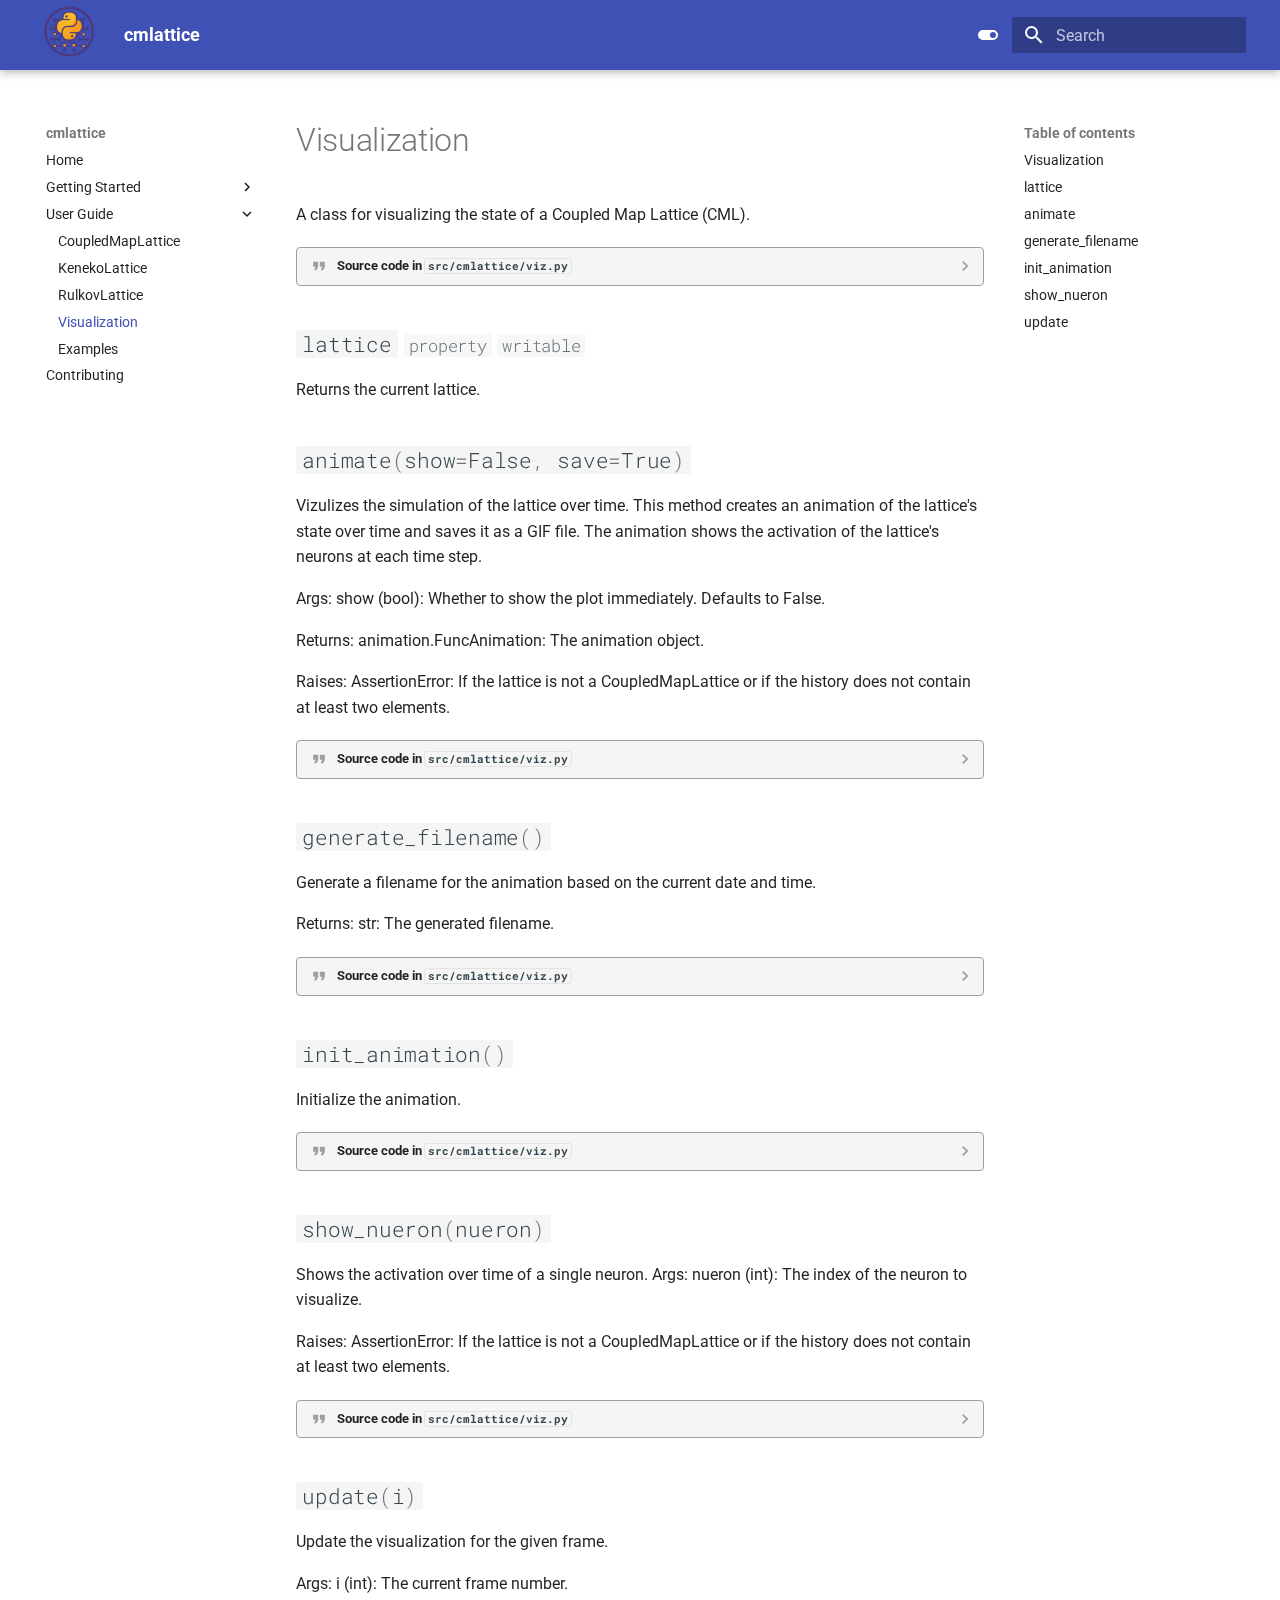
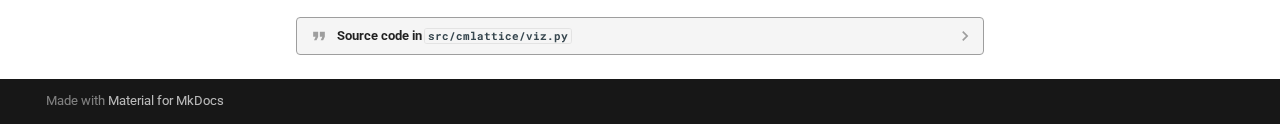
<file: visualization/index.html>
<!doctype html>
<html lang="en" class="no-js">
  <head>
    
      <meta charset="utf-8">
      <meta name="viewport" content="width=device-width,initial-scale=1">
      
        <meta name="description" content="A simple command line tool for running Coupled Map Lattice simulations.">
      
      
        <meta name="author" content="Michael May">
      
      
        <link rel="canonical" href="https://mskmay66.github.io/cmlattice/visualization/">
      
      
        <link rel="prev" href="../rulkov/">
      
      
        <link rel="next" href="../examples/">
      
      
      <link rel="icon" href="../assets/images/favicon.png">
      <meta name="generator" content="mkdocs-1.6.1, mkdocs-material-9.6.12">
    
    
      
        <title>Visualization - cmlattice</title>
      
    
    
      <link rel="stylesheet" href="../assets/stylesheets/main.2afb09e1.min.css">
      
        
        <link rel="stylesheet" href="../assets/stylesheets/palette.06af60db.min.css">
      
      


    
    
      
    
    
      
        
        
        <link rel="preconnect" href="https://fonts.gstatic.com" crossorigin>
        <link rel="stylesheet" href="https://fonts.googleapis.com/css?family=Roboto:300,300i,400,400i,700,700i%7CRoboto+Mono:400,400i,700,700i&display=fallback">
        <style>:root{--md-text-font:"Roboto";--md-code-font:"Roboto Mono"}</style>
      
    
    
      <link rel="stylesheet" href="../assets/_mkdocstrings.css">
    
      <link rel="stylesheet" href="../stylesheets/extra.css">
    
    <script>__md_scope=new URL("..",location),__md_hash=e=>[...e].reduce(((e,_)=>(e<<5)-e+_.charCodeAt(0)),0),__md_get=(e,_=localStorage,t=__md_scope)=>JSON.parse(_.getItem(t.pathname+"."+e)),__md_set=(e,_,t=localStorage,a=__md_scope)=>{try{t.setItem(a.pathname+"."+e,JSON.stringify(_))}catch(e){}}</script>
    
      

    
    
    
  </head>
  
  
    
    
      
    
    
    
    
    <body dir="ltr" data-md-color-scheme="default" data-md-color-primary="indigo" data-md-color-accent="indigo">
  
    
    <input class="md-toggle" data-md-toggle="drawer" type="checkbox" id="__drawer" autocomplete="off">
    <input class="md-toggle" data-md-toggle="search" type="checkbox" id="__search" autocomplete="off">
    <label class="md-overlay" for="__drawer"></label>
    <div data-md-component="skip">
      
        
        <a href="#visualization" class="md-skip">
          Skip to content
        </a>
      
    </div>
    <div data-md-component="announce">
      
    </div>
    
    
      

  

<header class="md-header md-header--shadow" data-md-component="header">
  <nav class="md-header__inner md-grid" aria-label="Header">
    <a href=".." title="cmlattice" class="md-header__button md-logo" aria-label="cmlattice" data-md-component="logo">
      
  <img src="../assets/logo.png" alt="logo">

    </a>
    <label class="md-header__button md-icon" for="__drawer">
      
      <svg xmlns="http://www.w3.org/2000/svg" viewBox="0 0 24 24"><path d="M3 6h18v2H3zm0 5h18v2H3zm0 5h18v2H3z"/></svg>
    </label>
    <div class="md-header__title" data-md-component="header-title">
      <div class="md-header__ellipsis">
        <div class="md-header__topic">
          <span class="md-ellipsis">
            cmlattice
          </span>
        </div>
        <div class="md-header__topic" data-md-component="header-topic">
          <span class="md-ellipsis">
            
              Visualization
            
          </span>
        </div>
      </div>
    </div>
    
      
        <form class="md-header__option" data-md-component="palette">
  
    
    
    
    <input class="md-option" data-md-color-media="" data-md-color-scheme="default" data-md-color-primary="indigo" data-md-color-accent="indigo"  aria-label="Switch to dark mode"  type="radio" name="__palette" id="__palette_0">
    
      <label class="md-header__button md-icon" title="Switch to dark mode" for="__palette_1" hidden>
        <svg xmlns="http://www.w3.org/2000/svg" viewBox="0 0 24 24"><path d="M17 7H7a5 5 0 0 0-5 5 5 5 0 0 0 5 5h10a5 5 0 0 0 5-5 5 5 0 0 0-5-5m0 8a3 3 0 0 1-3-3 3 3 0 0 1 3-3 3 3 0 0 1 3 3 3 3 0 0 1-3 3"/></svg>
      </label>
    
  
    
    
    
    <input class="md-option" data-md-color-media="" data-md-color-scheme="slate" data-md-color-primary="indigo" data-md-color-accent="indigo"  aria-label="Switch to light mode"  type="radio" name="__palette" id="__palette_1">
    
      <label class="md-header__button md-icon" title="Switch to light mode" for="__palette_0" hidden>
        <svg xmlns="http://www.w3.org/2000/svg" viewBox="0 0 24 24"><path d="M17 7H7a5 5 0 0 0-5 5 5 5 0 0 0 5 5h10a5 5 0 0 0 5-5 5 5 0 0 0-5-5m0 8a3 3 0 0 1-3-3 3 3 0 0 1 3-3 3 3 0 0 1 3 3 3 3 0 0 1-3 3"/></svg>
      </label>
    
  
</form>
      
    
    
      <script>var palette=__md_get("__palette");if(palette&&palette.color){if("(prefers-color-scheme)"===palette.color.media){var media=matchMedia("(prefers-color-scheme: light)"),input=document.querySelector(media.matches?"[data-md-color-media='(prefers-color-scheme: light)']":"[data-md-color-media='(prefers-color-scheme: dark)']");palette.color.media=input.getAttribute("data-md-color-media"),palette.color.scheme=input.getAttribute("data-md-color-scheme"),palette.color.primary=input.getAttribute("data-md-color-primary"),palette.color.accent=input.getAttribute("data-md-color-accent")}for(var[key,value]of Object.entries(palette.color))document.body.setAttribute("data-md-color-"+key,value)}</script>
    
    
    
      
      
        <label class="md-header__button md-icon" for="__search">
          
          <svg xmlns="http://www.w3.org/2000/svg" viewBox="0 0 24 24"><path d="M9.5 3A6.5 6.5 0 0 1 16 9.5c0 1.61-.59 3.09-1.56 4.23l.27.27h.79l5 5-1.5 1.5-5-5v-.79l-.27-.27A6.52 6.52 0 0 1 9.5 16 6.5 6.5 0 0 1 3 9.5 6.5 6.5 0 0 1 9.5 3m0 2C7 5 5 7 5 9.5S7 14 9.5 14 14 12 14 9.5 12 5 9.5 5"/></svg>
        </label>
        <div class="md-search" data-md-component="search" role="dialog">
  <label class="md-search__overlay" for="__search"></label>
  <div class="md-search__inner" role="search">
    <form class="md-search__form" name="search">
      <input type="text" class="md-search__input" name="query" aria-label="Search" placeholder="Search" autocapitalize="off" autocorrect="off" autocomplete="off" spellcheck="false" data-md-component="search-query" required>
      <label class="md-search__icon md-icon" for="__search">
        
        <svg xmlns="http://www.w3.org/2000/svg" viewBox="0 0 24 24"><path d="M9.5 3A6.5 6.5 0 0 1 16 9.5c0 1.61-.59 3.09-1.56 4.23l.27.27h.79l5 5-1.5 1.5-5-5v-.79l-.27-.27A6.52 6.52 0 0 1 9.5 16 6.5 6.5 0 0 1 3 9.5 6.5 6.5 0 0 1 9.5 3m0 2C7 5 5 7 5 9.5S7 14 9.5 14 14 12 14 9.5 12 5 9.5 5"/></svg>
        
        <svg xmlns="http://www.w3.org/2000/svg" viewBox="0 0 24 24"><path d="M20 11v2H8l5.5 5.5-1.42 1.42L4.16 12l7.92-7.92L13.5 5.5 8 11z"/></svg>
      </label>
      <nav class="md-search__options" aria-label="Search">
        
        <button type="reset" class="md-search__icon md-icon" title="Clear" aria-label="Clear" tabindex="-1">
          
          <svg xmlns="http://www.w3.org/2000/svg" viewBox="0 0 24 24"><path d="M19 6.41 17.59 5 12 10.59 6.41 5 5 6.41 10.59 12 5 17.59 6.41 19 12 13.41 17.59 19 19 17.59 13.41 12z"/></svg>
        </button>
      </nav>
      
    </form>
    <div class="md-search__output">
      <div class="md-search__scrollwrap" tabindex="0" data-md-scrollfix>
        <div class="md-search-result" data-md-component="search-result">
          <div class="md-search-result__meta">
            Initializing search
          </div>
          <ol class="md-search-result__list" role="presentation"></ol>
        </div>
      </div>
    </div>
  </div>
</div>
      
    
    
  </nav>
  
</header>
    
    <div class="md-container" data-md-component="container">
      
      
        
          
        
      
      <main class="md-main" data-md-component="main">
        <div class="md-main__inner md-grid">
          
            
              
              <div class="md-sidebar md-sidebar--primary" data-md-component="sidebar" data-md-type="navigation" >
                <div class="md-sidebar__scrollwrap">
                  <div class="md-sidebar__inner">
                    



<nav class="md-nav md-nav--primary" aria-label="Navigation" data-md-level="0">
  <label class="md-nav__title" for="__drawer">
    <a href=".." title="cmlattice" class="md-nav__button md-logo" aria-label="cmlattice" data-md-component="logo">
      
  <img src="../assets/logo.png" alt="logo">

    </a>
    cmlattice
  </label>
  
  <ul class="md-nav__list" data-md-scrollfix>
    
      
      
  
  
  
  
    <li class="md-nav__item">
      <a href=".." class="md-nav__link">
        
  
  
  <span class="md-ellipsis">
    Home
    
  </span>
  

      </a>
    </li>
  

    
      
      
  
  
  
  
    
    
    
    
    
    <li class="md-nav__item md-nav__item--nested">
      
        
        
        <input class="md-nav__toggle md-toggle " type="checkbox" id="__nav_2" >
        
          
          <label class="md-nav__link" for="__nav_2" id="__nav_2_label" tabindex="0">
            
  
  
  <span class="md-ellipsis">
    Getting Started
    
  </span>
  

            <span class="md-nav__icon md-icon"></span>
          </label>
        
        <nav class="md-nav" data-md-level="1" aria-labelledby="__nav_2_label" aria-expanded="false">
          <label class="md-nav__title" for="__nav_2">
            <span class="md-nav__icon md-icon"></span>
            Getting Started
          </label>
          <ul class="md-nav__list" data-md-scrollfix>
            
              
                
  
  
  
  
    <li class="md-nav__item">
      <a href="../installation/" class="md-nav__link">
        
  
  
  <span class="md-ellipsis">
    Installation
    
  </span>
  

      </a>
    </li>
  

              
            
          </ul>
        </nav>
      
    </li>
  

    
      
      
  
  
    
  
  
  
    
    
    
    
    
    <li class="md-nav__item md-nav__item--active md-nav__item--nested">
      
        
        
        <input class="md-nav__toggle md-toggle " type="checkbox" id="__nav_3" checked>
        
          
          <label class="md-nav__link" for="__nav_3" id="__nav_3_label" tabindex="0">
            
  
  
  <span class="md-ellipsis">
    User Guide
    
  </span>
  

            <span class="md-nav__icon md-icon"></span>
          </label>
        
        <nav class="md-nav" data-md-level="1" aria-labelledby="__nav_3_label" aria-expanded="true">
          <label class="md-nav__title" for="__nav_3">
            <span class="md-nav__icon md-icon"></span>
            User Guide
          </label>
          <ul class="md-nav__list" data-md-scrollfix>
            
              
                
  
  
  
  
    <li class="md-nav__item">
      <a href="../cml/" class="md-nav__link">
        
  
  
  <span class="md-ellipsis">
    CoupledMapLattice
    
  </span>
  

      </a>
    </li>
  

              
            
              
                
  
  
  
  
    <li class="md-nav__item">
      <a href="../kaneko/" class="md-nav__link">
        
  
  
  <span class="md-ellipsis">
    KenekoLattice
    
  </span>
  

      </a>
    </li>
  

              
            
              
                
  
  
  
  
    <li class="md-nav__item">
      <a href="../rulkov/" class="md-nav__link">
        
  
  
  <span class="md-ellipsis">
    RulkovLattice
    
  </span>
  

      </a>
    </li>
  

              
            
              
                
  
  
    
  
  
  
    <li class="md-nav__item md-nav__item--active">
      
      <input class="md-nav__toggle md-toggle" type="checkbox" id="__toc">
      
      
        
      
      
        <label class="md-nav__link md-nav__link--active" for="__toc">
          
  
  
  <span class="md-ellipsis">
    Visualization
    
  </span>
  

          <span class="md-nav__icon md-icon"></span>
        </label>
      
      <a href="./" class="md-nav__link md-nav__link--active">
        
  
  
  <span class="md-ellipsis">
    Visualization
    
  </span>
  

      </a>
      
        

<nav class="md-nav md-nav--secondary" aria-label="Table of contents">
  
  
  
    
  
  
    <label class="md-nav__title" for="__toc">
      <span class="md-nav__icon md-icon"></span>
      Table of contents
    </label>
    <ul class="md-nav__list" data-md-component="toc" data-md-scrollfix>
      
        <li class="md-nav__item">
  <a href="#cmlattice.viz.Visualization" class="md-nav__link">
    <span class="md-ellipsis">
      Visualization
    </span>
  </a>
  
</li>
      
        <li class="md-nav__item">
  <a href="#cmlattice.viz.Visualization.lattice" class="md-nav__link">
    <span class="md-ellipsis">
      lattice
    </span>
  </a>
  
</li>
      
        <li class="md-nav__item">
  <a href="#cmlattice.viz.Visualization.animate" class="md-nav__link">
    <span class="md-ellipsis">
      animate
    </span>
  </a>
  
</li>
      
        <li class="md-nav__item">
  <a href="#cmlattice.viz.Visualization.generate_filename" class="md-nav__link">
    <span class="md-ellipsis">
      generate_filename
    </span>
  </a>
  
</li>
      
        <li class="md-nav__item">
  <a href="#cmlattice.viz.Visualization.init_animation" class="md-nav__link">
    <span class="md-ellipsis">
      init_animation
    </span>
  </a>
  
</li>
      
        <li class="md-nav__item">
  <a href="#cmlattice.viz.Visualization.show_nueron" class="md-nav__link">
    <span class="md-ellipsis">
      show_nueron
    </span>
  </a>
  
</li>
      
        <li class="md-nav__item">
  <a href="#cmlattice.viz.Visualization.update" class="md-nav__link">
    <span class="md-ellipsis">
      update
    </span>
  </a>
  
</li>
      
    </ul>
  
</nav>
      
    </li>
  

              
            
              
                
  
  
  
  
    <li class="md-nav__item">
      <a href="../examples/" class="md-nav__link">
        
  
  
  <span class="md-ellipsis">
    Examples
    
  </span>
  

      </a>
    </li>
  

              
            
          </ul>
        </nav>
      
    </li>
  

    
      
      
  
  
  
  
    <li class="md-nav__item">
      <a href="../contributing/" class="md-nav__link">
        
  
  
  <span class="md-ellipsis">
    Contributing
    
  </span>
  

      </a>
    </li>
  

    
  </ul>
</nav>
                  </div>
                </div>
              </div>
            
            
              
              <div class="md-sidebar md-sidebar--secondary" data-md-component="sidebar" data-md-type="toc" >
                <div class="md-sidebar__scrollwrap">
                  <div class="md-sidebar__inner">
                    

<nav class="md-nav md-nav--secondary" aria-label="Table of contents">
  
  
  
    
  
  
    <label class="md-nav__title" for="__toc">
      <span class="md-nav__icon md-icon"></span>
      Table of contents
    </label>
    <ul class="md-nav__list" data-md-component="toc" data-md-scrollfix>
      
        <li class="md-nav__item">
  <a href="#cmlattice.viz.Visualization" class="md-nav__link">
    <span class="md-ellipsis">
      Visualization
    </span>
  </a>
  
</li>
      
        <li class="md-nav__item">
  <a href="#cmlattice.viz.Visualization.lattice" class="md-nav__link">
    <span class="md-ellipsis">
      lattice
    </span>
  </a>
  
</li>
      
        <li class="md-nav__item">
  <a href="#cmlattice.viz.Visualization.animate" class="md-nav__link">
    <span class="md-ellipsis">
      animate
    </span>
  </a>
  
</li>
      
        <li class="md-nav__item">
  <a href="#cmlattice.viz.Visualization.generate_filename" class="md-nav__link">
    <span class="md-ellipsis">
      generate_filename
    </span>
  </a>
  
</li>
      
        <li class="md-nav__item">
  <a href="#cmlattice.viz.Visualization.init_animation" class="md-nav__link">
    <span class="md-ellipsis">
      init_animation
    </span>
  </a>
  
</li>
      
        <li class="md-nav__item">
  <a href="#cmlattice.viz.Visualization.show_nueron" class="md-nav__link">
    <span class="md-ellipsis">
      show_nueron
    </span>
  </a>
  
</li>
      
        <li class="md-nav__item">
  <a href="#cmlattice.viz.Visualization.update" class="md-nav__link">
    <span class="md-ellipsis">
      update
    </span>
  </a>
  
</li>
      
    </ul>
  
</nav>
                  </div>
                </div>
              </div>
            
          
          
            <div class="md-content" data-md-component="content">
              <article class="md-content__inner md-typeset">
                
                  



<h1 id="visualization">Visualization</h1>


<div class="doc doc-object doc-class">



<a id="cmlattice.viz.Visualization"></a>
    <div class="doc doc-contents first">


        <p>A class for visualizing the state of a Coupled Map Lattice (CML).</p>







              <details class="quote">
                <summary>Source code in <code>src/cmlattice/viz.py</code></summary>
                <div class="highlight"><table class="highlighttable"><tr><td class="linenos"><div class="linenodiv"><pre><span></span><span class="normal"> 15</span>
<span class="normal"> 16</span>
<span class="normal"> 17</span>
<span class="normal"> 18</span>
<span class="normal"> 19</span>
<span class="normal"> 20</span>
<span class="normal"> 21</span>
<span class="normal"> 22</span>
<span class="normal"> 23</span>
<span class="normal"> 24</span>
<span class="normal"> 25</span>
<span class="normal"> 26</span>
<span class="normal"> 27</span>
<span class="normal"> 28</span>
<span class="normal"> 29</span>
<span class="normal"> 30</span>
<span class="normal"> 31</span>
<span class="normal"> 32</span>
<span class="normal"> 33</span>
<span class="normal"> 34</span>
<span class="normal"> 35</span>
<span class="normal"> 36</span>
<span class="normal"> 37</span>
<span class="normal"> 38</span>
<span class="normal"> 39</span>
<span class="normal"> 40</span>
<span class="normal"> 41</span>
<span class="normal"> 42</span>
<span class="normal"> 43</span>
<span class="normal"> 44</span>
<span class="normal"> 45</span>
<span class="normal"> 46</span>
<span class="normal"> 47</span>
<span class="normal"> 48</span>
<span class="normal"> 49</span>
<span class="normal"> 50</span>
<span class="normal"> 51</span>
<span class="normal"> 52</span>
<span class="normal"> 53</span>
<span class="normal"> 54</span>
<span class="normal"> 55</span>
<span class="normal"> 56</span>
<span class="normal"> 57</span>
<span class="normal"> 58</span>
<span class="normal"> 59</span>
<span class="normal"> 60</span>
<span class="normal"> 61</span>
<span class="normal"> 62</span>
<span class="normal"> 63</span>
<span class="normal"> 64</span>
<span class="normal"> 65</span>
<span class="normal"> 66</span>
<span class="normal"> 67</span>
<span class="normal"> 68</span>
<span class="normal"> 69</span>
<span class="normal"> 70</span>
<span class="normal"> 71</span>
<span class="normal"> 72</span>
<span class="normal"> 73</span>
<span class="normal"> 74</span>
<span class="normal"> 75</span>
<span class="normal"> 76</span>
<span class="normal"> 77</span>
<span class="normal"> 78</span>
<span class="normal"> 79</span>
<span class="normal"> 80</span>
<span class="normal"> 81</span>
<span class="normal"> 82</span>
<span class="normal"> 83</span>
<span class="normal"> 84</span>
<span class="normal"> 85</span>
<span class="normal"> 86</span>
<span class="normal"> 87</span>
<span class="normal"> 88</span>
<span class="normal"> 89</span>
<span class="normal"> 90</span>
<span class="normal"> 91</span>
<span class="normal"> 92</span>
<span class="normal"> 93</span>
<span class="normal"> 94</span>
<span class="normal"> 95</span>
<span class="normal"> 96</span>
<span class="normal"> 97</span>
<span class="normal"> 98</span>
<span class="normal"> 99</span>
<span class="normal">100</span>
<span class="normal">101</span>
<span class="normal">102</span>
<span class="normal">103</span>
<span class="normal">104</span>
<span class="normal">105</span>
<span class="normal">106</span>
<span class="normal">107</span>
<span class="normal">108</span>
<span class="normal">109</span>
<span class="normal">110</span>
<span class="normal">111</span>
<span class="normal">112</span>
<span class="normal">113</span>
<span class="normal">114</span>
<span class="normal">115</span>
<span class="normal">116</span>
<span class="normal">117</span>
<span class="normal">118</span>
<span class="normal">119</span>
<span class="normal">120</span>
<span class="normal">121</span>
<span class="normal">122</span>
<span class="normal">123</span>
<span class="normal">124</span>
<span class="normal">125</span>
<span class="normal">126</span>
<span class="normal">127</span>
<span class="normal">128</span>
<span class="normal">129</span>
<span class="normal">130</span>
<span class="normal">131</span>
<span class="normal">132</span>
<span class="normal">133</span>
<span class="normal">134</span>
<span class="normal">135</span>
<span class="normal">136</span>
<span class="normal">137</span>
<span class="normal">138</span>
<span class="normal">139</span>
<span class="normal">140</span>
<span class="normal">141</span>
<span class="normal">142</span>
<span class="normal">143</span>
<span class="normal">144</span>
<span class="normal">145</span>
<span class="normal">146</span>
<span class="normal">147</span>
<span class="normal">148</span>
<span class="normal">149</span>
<span class="normal">150</span>
<span class="normal">151</span>
<span class="normal">152</span>
<span class="normal">153</span>
<span class="normal">154</span></pre></div></td><td class="code"><div><pre><span></span><code><span class="k">class</span><span class="w"> </span><span class="nc">Visualization</span><span class="p">:</span>
<span class="w">    </span><span class="sd">&quot;&quot;&quot;A class for visualizing the state of a Coupled Map Lattice (CML).&quot;&quot;&quot;</span>

    <span class="k">def</span><span class="w"> </span><span class="fm">__init__</span><span class="p">(</span><span class="bp">self</span><span class="p">,</span> <span class="n">lattice</span><span class="p">:</span> <span class="n">CoupledMapLattice</span><span class="p">)</span> <span class="o">-&gt;</span> <span class="kc">None</span><span class="p">:</span>
        <span class="bp">self</span><span class="o">.</span><span class="n">lattice</span> <span class="o">=</span> <span class="n">lattice</span>

    <span class="nd">@property</span>
    <span class="k">def</span><span class="w"> </span><span class="nf">lattice</span><span class="p">(</span><span class="bp">self</span><span class="p">)</span> <span class="o">-&gt;</span> <span class="n">CoupledMapLattice</span><span class="p">:</span>
<span class="w">        </span><span class="sd">&quot;&quot;&quot;Returns the current lattice.&quot;&quot;&quot;</span>
        <span class="k">return</span> <span class="bp">self</span><span class="o">.</span><span class="n">_lattice</span>

    <span class="nd">@lattice</span><span class="o">.</span><span class="n">setter</span>
    <span class="k">def</span><span class="w"> </span><span class="nf">lattice</span><span class="p">(</span><span class="bp">self</span><span class="p">,</span> <span class="n">value</span><span class="p">:</span> <span class="n">CoupledMapLattice</span><span class="p">)</span> <span class="o">-&gt;</span> <span class="kc">None</span><span class="p">:</span>
<span class="w">        </span><span class="sd">&quot;&quot;&quot;Sets the lattice to the given value.</span>
<span class="sd">        Args:</span>
<span class="sd">            value (CoupledMapLattice): The new lattice.</span>
<span class="sd">        &quot;&quot;&quot;</span>
        <span class="k">if</span> <span class="ow">not</span> <span class="nb">isinstance</span><span class="p">(</span><span class="n">value</span><span class="p">,</span> <span class="n">CoupledMapLattice</span><span class="p">):</span>
            <span class="k">raise</span> <span class="ne">ValueError</span><span class="p">(</span>
                <span class="s1">&#39;lattice must be an instance of CoupledMapLattice.&#39;</span><span class="p">,</span>
            <span class="p">)</span>

        <span class="k">assert</span> <span class="p">(</span>
            <span class="nb">len</span><span class="p">(</span>
                <span class="n">value</span><span class="o">.</span><span class="n">history</span><span class="p">,</span>
            <span class="p">)</span>
            <span class="o">&gt;</span> <span class="mi">1</span>
        <span class="p">),</span> <span class="s1">&#39;History must contain at least two elements.&#39;</span>
        <span class="k">assert</span> <span class="nb">len</span><span class="p">(</span><span class="n">np</span><span class="o">.</span><span class="n">array</span><span class="p">(</span><span class="n">value</span><span class="o">.</span><span class="n">history</span><span class="p">)</span><span class="o">.</span><span class="n">shape</span><span class="p">)</span> <span class="o">&lt;=</span> <span class="mi">3</span><span class="p">,</span> <span class="p">(</span><span class="s1">&#39;Histroy must be 2D.&#39;</span><span class="p">)</span>

        <span class="bp">self</span><span class="o">.</span><span class="n">_lattice</span> <span class="o">=</span> <span class="n">value</span>

    <span class="k">def</span><span class="w"> </span><span class="nf">animate</span><span class="p">(</span><span class="bp">self</span><span class="p">,</span> <span class="n">show</span><span class="p">:</span> <span class="nb">bool</span> <span class="o">=</span> <span class="kc">False</span><span class="p">,</span> <span class="n">save</span><span class="p">:</span> <span class="nb">bool</span> <span class="o">=</span> <span class="kc">True</span><span class="p">)</span> <span class="o">-&gt;</span> <span class="n">animation</span><span class="o">.</span><span class="n">FuncAnimation</span><span class="p">:</span>
<span class="w">        </span><span class="sd">&quot;&quot;&quot;Vizulizes the simulation of the lattice over time.</span>
<span class="sd">        This method creates an animation of the lattice&#39;s state over time</span>
<span class="sd">        and saves it as a GIF file. The animation shows the activation</span>
<span class="sd">        of the lattice&#39;s neurons at each time step.</span>

<span class="sd">        Args:</span>
<span class="sd">            show (bool): Whether to show the plot immediately.</span>
<span class="sd">                Defaults to False.</span>

<span class="sd">        Returns:</span>
<span class="sd">            animation.FuncAnimation: The animation object.</span>

<span class="sd">        Raises:</span>
<span class="sd">            AssertionError: If the lattice is not a CoupledMapLattice</span>
<span class="sd">                or if the history does not contain at least two elements.</span>
<span class="sd">        &quot;&quot;&quot;</span>
        <span class="bp">self</span><span class="o">.</span><span class="n">lattice</span> <span class="o">=</span> <span class="bp">self</span><span class="o">.</span><span class="n">lattice</span>
        <span class="bp">self</span><span class="o">.</span><span class="n">fig</span><span class="p">,</span> <span class="bp">self</span><span class="o">.</span><span class="n">ax</span> <span class="o">=</span> <span class="n">plt</span><span class="o">.</span><span class="n">subplots</span><span class="p">()</span>
        <span class="k">return</span> <span class="bp">self</span><span class="o">.</span><span class="n">_animate</span><span class="p">(</span><span class="n">frames</span><span class="o">=</span><span class="nb">len</span><span class="p">(</span><span class="bp">self</span><span class="o">.</span><span class="n">lattice</span><span class="o">.</span><span class="n">history</span><span class="p">),</span> <span class="n">show</span><span class="o">=</span><span class="n">show</span><span class="p">,</span> <span class="n">save</span><span class="o">=</span><span class="n">save</span><span class="p">)</span>

    <span class="k">def</span><span class="w"> </span><span class="nf">show_nueron</span><span class="p">(</span><span class="bp">self</span><span class="p">,</span> <span class="n">nueron</span><span class="p">:</span> <span class="nb">tuple</span><span class="p">[</span><span class="nb">int</span><span class="p">])</span> <span class="o">-&gt;</span> <span class="kc">None</span><span class="p">:</span>
<span class="w">        </span><span class="sd">&quot;&quot;&quot;Shows the activation over time of a single neuron.</span>
<span class="sd">        Args:</span>
<span class="sd">            nueron (int): The index of the neuron to visualize.</span>

<span class="sd">        Raises:</span>
<span class="sd">            AssertionError: If the lattice is not a CoupledMapLattice</span>
<span class="sd">                or if the history does not contain at least two elements.</span>
<span class="sd">        &quot;&quot;&quot;</span>
        <span class="bp">self</span><span class="o">.</span><span class="n">fig</span><span class="p">,</span> <span class="bp">self</span><span class="o">.</span><span class="n">ax</span> <span class="o">=</span> <span class="n">plt</span><span class="o">.</span><span class="n">subplots</span><span class="p">()</span>
        <span class="n">hist</span> <span class="o">=</span> <span class="n">np</span><span class="o">.</span><span class="n">array</span><span class="p">(</span><span class="bp">self</span><span class="o">.</span><span class="n">lattice</span><span class="o">.</span><span class="n">history</span><span class="p">)</span>
        <span class="bp">self</span><span class="o">.</span><span class="n">ax</span><span class="o">.</span><span class="n">plot</span><span class="p">(</span><span class="n">hist</span><span class="p">[:,</span> <span class="n">nueron</span><span class="p">[</span><span class="mi">0</span><span class="p">],</span> <span class="n">nueron</span><span class="p">[</span><span class="mi">1</span><span class="p">]])</span>
        <span class="bp">self</span><span class="o">.</span><span class="n">ax</span><span class="o">.</span><span class="n">set_title</span><span class="p">(</span><span class="sa">f</span><span class="s2">&quot;Neuron </span><span class="si">{</span><span class="n">nueron</span><span class="si">}</span><span class="s2"> Activation Over Time&quot;</span><span class="p">)</span>
        <span class="bp">self</span><span class="o">.</span><span class="n">ax</span><span class="o">.</span><span class="n">set_xlabel</span><span class="p">(</span><span class="s1">&#39;Time&#39;</span><span class="p">)</span>
        <span class="bp">self</span><span class="o">.</span><span class="n">ax</span><span class="o">.</span><span class="n">set_ylabel</span><span class="p">(</span><span class="s1">&#39;Activation&#39;</span><span class="p">)</span>
        <span class="n">plt</span><span class="o">.</span><span class="n">show</span><span class="p">()</span>

    <span class="k">def</span><span class="w"> </span><span class="nf">generate_filename</span><span class="p">(</span><span class="bp">self</span><span class="p">)</span> <span class="o">-&gt;</span> <span class="nb">str</span><span class="p">:</span>
<span class="w">        </span><span class="sd">&quot;&quot;&quot;Generate a filename for the animation based on the current date and time.</span>

<span class="sd">        Returns:</span>
<span class="sd">            str: The generated filename.</span>
<span class="sd">        &quot;&quot;&quot;</span>
        <span class="n">now</span> <span class="o">=</span> <span class="n">datetime</span><span class="o">.</span><span class="n">now</span><span class="p">()</span>
        <span class="k">return</span> <span class="n">now</span><span class="o">.</span><span class="n">strftime</span><span class="p">(</span><span class="s1">&#39;lattice_animation_%Y%m</span><span class="si">%d</span><span class="s1">_%H%M%S.gif&#39;</span><span class="p">)</span>

    <span class="k">def</span><span class="w"> </span><span class="nf">init_animation</span><span class="p">(</span><span class="bp">self</span><span class="p">)</span> <span class="o">-&gt;</span> <span class="n">AxesImage</span><span class="p">:</span>
<span class="w">        </span><span class="sd">&quot;&quot;&quot;Initialize the animation.&quot;&quot;&quot;</span>
        <span class="bp">self</span><span class="o">.</span><span class="n">ax</span><span class="o">.</span><span class="n">clear</span><span class="p">()</span>
        <span class="bp">self</span><span class="o">.</span><span class="n">im</span> <span class="o">=</span> <span class="bp">self</span><span class="o">.</span><span class="n">ax</span><span class="o">.</span><span class="n">imshow</span><span class="p">(</span>
            <span class="bp">self</span><span class="o">.</span><span class="n">lattice</span><span class="o">.</span><span class="n">history</span><span class="p">[</span><span class="mi">0</span><span class="p">],</span>
            <span class="n">cmap</span><span class="o">=</span><span class="s1">&#39;plasma&#39;</span><span class="p">,</span>
            <span class="n">interpolation</span><span class="o">=</span><span class="s1">&#39;nearest&#39;</span><span class="p">,</span>
            <span class="n">animated</span><span class="o">=</span><span class="kc">True</span><span class="p">,</span>
        <span class="p">)</span>
        <span class="k">return</span> <span class="p">(</span><span class="bp">self</span><span class="o">.</span><span class="n">im</span><span class="p">,)</span>

    <span class="k">def</span><span class="w"> </span><span class="nf">update</span><span class="p">(</span><span class="bp">self</span><span class="p">,</span> <span class="n">i</span><span class="p">:</span> <span class="nb">int</span><span class="p">)</span> <span class="o">-&gt;</span> <span class="n">AxesImage</span><span class="p">:</span>
<span class="w">        </span><span class="sd">&quot;&quot;&quot;Update the visualization for the given frame.</span>

<span class="sd">        Args:</span>
<span class="sd">            i (int): The current frame number.</span>
<span class="sd">        &quot;&quot;&quot;</span>
        <span class="bp">self</span><span class="o">.</span><span class="n">im</span><span class="o">.</span><span class="n">set_array</span><span class="p">(</span><span class="n">np</span><span class="o">.</span><span class="n">nan_to_num</span><span class="p">(</span><span class="bp">self</span><span class="o">.</span><span class="n">lattice</span><span class="o">.</span><span class="n">history</span><span class="p">[</span><span class="n">i</span><span class="p">]))</span>

        <span class="bp">self</span><span class="o">.</span><span class="n">ax</span><span class="o">.</span><span class="n">set_title</span><span class="p">(</span><span class="sa">f</span><span class="s2">&quot;Time: </span><span class="si">{</span><span class="n">i</span><span class="si">}</span><span class="s2">&quot;</span><span class="p">)</span>
        <span class="bp">self</span><span class="o">.</span><span class="n">ax</span><span class="o">.</span><span class="n">set_xlabel</span><span class="p">(</span><span class="s1">&#39;X-axis&#39;</span><span class="p">)</span>
        <span class="bp">self</span><span class="o">.</span><span class="n">ax</span><span class="o">.</span><span class="n">set_ylabel</span><span class="p">(</span><span class="s1">&#39;Y-axis&#39;</span><span class="p">)</span>
        <span class="bp">self</span><span class="o">.</span><span class="n">ax</span><span class="o">.</span><span class="n">set_xticks</span><span class="p">([])</span>
        <span class="k">return</span> <span class="p">(</span><span class="bp">self</span><span class="o">.</span><span class="n">im</span><span class="p">,)</span>

    <span class="k">def</span><span class="w"> </span><span class="nf">_animate</span><span class="p">(</span><span class="bp">self</span><span class="p">,</span> <span class="n">show</span><span class="p">:</span> <span class="nb">bool</span><span class="p">,</span> <span class="n">frames</span><span class="p">:</span> <span class="nb">int</span> <span class="o">|</span> <span class="kc">None</span> <span class="o">=</span> <span class="kc">None</span><span class="p">,</span> <span class="n">save</span><span class="p">:</span> <span class="nb">bool</span> <span class="o">=</span> <span class="kc">True</span><span class="p">)</span> <span class="o">-&gt;</span> <span class="n">animation</span><span class="o">.</span><span class="n">FuncAnimation</span><span class="p">:</span>
<span class="w">        </span><span class="sd">&quot;&quot;&quot;Animate the visualization.</span>

<span class="sd">        Args:</span>
<span class="sd">            show (bool): Whether to show the plot immediately.</span>
<span class="sd">            frames (Optional[int]): The number of frames to animate. If None, use the length of the history.</span>
<span class="sd">                    Defaults to None.</span>

<span class="sd">        Returns:</span>
<span class="sd">            animation.FuncAnimation: The animation object.</span>
<span class="sd">        &quot;&quot;&quot;</span>
        <span class="bp">self</span><span class="o">.</span><span class="n">ax</span><span class="o">.</span><span class="n">clear</span><span class="p">()</span>
        <span class="k">if</span> <span class="n">frames</span> <span class="ow">is</span> <span class="kc">None</span><span class="p">:</span>
            <span class="n">frames</span> <span class="o">=</span> <span class="nb">len</span><span class="p">(</span><span class="bp">self</span><span class="o">.</span><span class="n">lattice</span><span class="o">.</span><span class="n">history</span><span class="p">)</span>

        <span class="n">ani</span> <span class="o">=</span> <span class="n">animation</span><span class="o">.</span><span class="n">FuncAnimation</span><span class="p">(</span>
            <span class="bp">self</span><span class="o">.</span><span class="n">fig</span><span class="p">,</span>
            <span class="bp">self</span><span class="o">.</span><span class="n">update</span><span class="p">,</span>
            <span class="n">frames</span><span class="o">=</span><span class="n">frames</span><span class="p">,</span>
            <span class="n">init_func</span><span class="o">=</span><span class="bp">self</span><span class="o">.</span><span class="n">init_animation</span><span class="p">,</span>
            <span class="n">interval</span><span class="o">=</span><span class="mi">50</span><span class="p">,</span>
            <span class="n">blit</span><span class="o">=</span><span class="kc">True</span><span class="p">,</span>
            <span class="n">repeat_delay</span><span class="o">=</span><span class="mi">1000</span><span class="p">,</span>
        <span class="p">)</span>

        <span class="k">if</span> <span class="n">save</span><span class="p">:</span>
            <span class="n">os</span><span class="o">.</span><span class="n">makedirs</span><span class="p">(</span><span class="s1">&#39;map_animations&#39;</span><span class="p">,</span> <span class="n">exist_ok</span><span class="o">=</span><span class="kc">True</span><span class="p">)</span>
            <span class="n">filename</span> <span class="o">=</span> <span class="bp">self</span><span class="o">.</span><span class="n">generate_filename</span><span class="p">()</span>
            <span class="n">ani</span><span class="o">.</span><span class="n">save</span><span class="p">(</span>
                <span class="n">os</span><span class="o">.</span><span class="n">path</span><span class="o">.</span><span class="n">join</span><span class="p">(</span><span class="s1">&#39;map_animations&#39;</span><span class="p">,</span> <span class="n">filename</span><span class="p">),</span>
                <span class="n">writer</span><span class="o">=</span><span class="n">PillowWriter</span><span class="p">(</span><span class="n">fps</span><span class="o">=</span><span class="mi">5</span><span class="p">),</span>
            <span class="p">)</span>

        <span class="k">if</span> <span class="n">show</span><span class="p">:</span>
            <span class="n">plt</span><span class="o">.</span><span class="n">show</span><span class="p">()</span>
        <span class="k">return</span> <span class="n">ani</span>
</code></pre></div></td></tr></table></div>
              </details>



  <div class="doc doc-children">







<div class="doc doc-object doc-attribute">



<h2 id="cmlattice.viz.Visualization.lattice" class="doc doc-heading">
            <code class="highlight language-python"><span class="n">lattice</span></code>

  <span class="doc doc-labels">
      <small class="doc doc-label doc-label-property"><code>property</code></small>
      <small class="doc doc-label doc-label-writable"><code>writable</code></small>
  </span>

</h2>


    <div class="doc doc-contents ">

        <p>Returns the current lattice.</p>

    </div>

</div>



<div class="doc doc-object doc-function">


<h2 id="cmlattice.viz.Visualization.animate" class="doc doc-heading">
            <code class="highlight language-python"><span class="n">animate</span><span class="p">(</span><span class="n">show</span><span class="o">=</span><span class="kc">False</span><span class="p">,</span> <span class="n">save</span><span class="o">=</span><span class="kc">True</span><span class="p">)</span></code>

</h2>


    <div class="doc doc-contents ">

        <p>Vizulizes the simulation of the lattice over time.
This method creates an animation of the lattice's state over time
and saves it as a GIF file. The animation shows the activation
of the lattice's neurons at each time step.</p>
<p>Args:
    show (bool): Whether to show the plot immediately.
        Defaults to False.</p>
<p>Returns:
    animation.FuncAnimation: The animation object.</p>
<p>Raises:
    AssertionError: If the lattice is not a CoupledMapLattice
        or if the history does not contain at least two elements.</p>


            <details class="quote">
              <summary>Source code in <code>src/cmlattice/viz.py</code></summary>
              <div class="highlight"><table class="highlighttable"><tr><td class="linenos"><div class="linenodiv"><pre><span></span><span class="normal">47</span>
<span class="normal">48</span>
<span class="normal">49</span>
<span class="normal">50</span>
<span class="normal">51</span>
<span class="normal">52</span>
<span class="normal">53</span>
<span class="normal">54</span>
<span class="normal">55</span>
<span class="normal">56</span>
<span class="normal">57</span>
<span class="normal">58</span>
<span class="normal">59</span>
<span class="normal">60</span>
<span class="normal">61</span>
<span class="normal">62</span>
<span class="normal">63</span>
<span class="normal">64</span>
<span class="normal">65</span>
<span class="normal">66</span></pre></div></td><td class="code"><div><pre><span></span><code><span class="k">def</span><span class="w"> </span><span class="nf">animate</span><span class="p">(</span><span class="bp">self</span><span class="p">,</span> <span class="n">show</span><span class="p">:</span> <span class="nb">bool</span> <span class="o">=</span> <span class="kc">False</span><span class="p">,</span> <span class="n">save</span><span class="p">:</span> <span class="nb">bool</span> <span class="o">=</span> <span class="kc">True</span><span class="p">)</span> <span class="o">-&gt;</span> <span class="n">animation</span><span class="o">.</span><span class="n">FuncAnimation</span><span class="p">:</span>
<span class="w">    </span><span class="sd">&quot;&quot;&quot;Vizulizes the simulation of the lattice over time.</span>
<span class="sd">    This method creates an animation of the lattice&#39;s state over time</span>
<span class="sd">    and saves it as a GIF file. The animation shows the activation</span>
<span class="sd">    of the lattice&#39;s neurons at each time step.</span>

<span class="sd">    Args:</span>
<span class="sd">        show (bool): Whether to show the plot immediately.</span>
<span class="sd">            Defaults to False.</span>

<span class="sd">    Returns:</span>
<span class="sd">        animation.FuncAnimation: The animation object.</span>

<span class="sd">    Raises:</span>
<span class="sd">        AssertionError: If the lattice is not a CoupledMapLattice</span>
<span class="sd">            or if the history does not contain at least two elements.</span>
<span class="sd">    &quot;&quot;&quot;</span>
    <span class="bp">self</span><span class="o">.</span><span class="n">lattice</span> <span class="o">=</span> <span class="bp">self</span><span class="o">.</span><span class="n">lattice</span>
    <span class="bp">self</span><span class="o">.</span><span class="n">fig</span><span class="p">,</span> <span class="bp">self</span><span class="o">.</span><span class="n">ax</span> <span class="o">=</span> <span class="n">plt</span><span class="o">.</span><span class="n">subplots</span><span class="p">()</span>
    <span class="k">return</span> <span class="bp">self</span><span class="o">.</span><span class="n">_animate</span><span class="p">(</span><span class="n">frames</span><span class="o">=</span><span class="nb">len</span><span class="p">(</span><span class="bp">self</span><span class="o">.</span><span class="n">lattice</span><span class="o">.</span><span class="n">history</span><span class="p">),</span> <span class="n">show</span><span class="o">=</span><span class="n">show</span><span class="p">,</span> <span class="n">save</span><span class="o">=</span><span class="n">save</span><span class="p">)</span>
</code></pre></div></td></tr></table></div>
            </details>
    </div>

</div>

<div class="doc doc-object doc-function">


<h2 id="cmlattice.viz.Visualization.generate_filename" class="doc doc-heading">
            <code class="highlight language-python"><span class="n">generate_filename</span><span class="p">()</span></code>

</h2>


    <div class="doc doc-contents ">

        <p>Generate a filename for the animation based on the current date and time.</p>
<p>Returns:
    str: The generated filename.</p>


            <details class="quote">
              <summary>Source code in <code>src/cmlattice/viz.py</code></summary>
              <div class="highlight"><table class="highlighttable"><tr><td class="linenos"><div class="linenodiv"><pre><span></span><span class="normal">85</span>
<span class="normal">86</span>
<span class="normal">87</span>
<span class="normal">88</span>
<span class="normal">89</span>
<span class="normal">90</span>
<span class="normal">91</span>
<span class="normal">92</span></pre></div></td><td class="code"><div><pre><span></span><code><span class="k">def</span><span class="w"> </span><span class="nf">generate_filename</span><span class="p">(</span><span class="bp">self</span><span class="p">)</span> <span class="o">-&gt;</span> <span class="nb">str</span><span class="p">:</span>
<span class="w">    </span><span class="sd">&quot;&quot;&quot;Generate a filename for the animation based on the current date and time.</span>

<span class="sd">    Returns:</span>
<span class="sd">        str: The generated filename.</span>
<span class="sd">    &quot;&quot;&quot;</span>
    <span class="n">now</span> <span class="o">=</span> <span class="n">datetime</span><span class="o">.</span><span class="n">now</span><span class="p">()</span>
    <span class="k">return</span> <span class="n">now</span><span class="o">.</span><span class="n">strftime</span><span class="p">(</span><span class="s1">&#39;lattice_animation_%Y%m</span><span class="si">%d</span><span class="s1">_%H%M%S.gif&#39;</span><span class="p">)</span>
</code></pre></div></td></tr></table></div>
            </details>
    </div>

</div>

<div class="doc doc-object doc-function">


<h2 id="cmlattice.viz.Visualization.init_animation" class="doc doc-heading">
            <code class="highlight language-python"><span class="n">init_animation</span><span class="p">()</span></code>

</h2>


    <div class="doc doc-contents ">

        <p>Initialize the animation.</p>


            <details class="quote">
              <summary>Source code in <code>src/cmlattice/viz.py</code></summary>
              <div class="highlight"><table class="highlighttable"><tr><td class="linenos"><div class="linenodiv"><pre><span></span><span class="normal"> 94</span>
<span class="normal"> 95</span>
<span class="normal"> 96</span>
<span class="normal"> 97</span>
<span class="normal"> 98</span>
<span class="normal"> 99</span>
<span class="normal">100</span>
<span class="normal">101</span>
<span class="normal">102</span>
<span class="normal">103</span></pre></div></td><td class="code"><div><pre><span></span><code><span class="k">def</span><span class="w"> </span><span class="nf">init_animation</span><span class="p">(</span><span class="bp">self</span><span class="p">)</span> <span class="o">-&gt;</span> <span class="n">AxesImage</span><span class="p">:</span>
<span class="w">    </span><span class="sd">&quot;&quot;&quot;Initialize the animation.&quot;&quot;&quot;</span>
    <span class="bp">self</span><span class="o">.</span><span class="n">ax</span><span class="o">.</span><span class="n">clear</span><span class="p">()</span>
    <span class="bp">self</span><span class="o">.</span><span class="n">im</span> <span class="o">=</span> <span class="bp">self</span><span class="o">.</span><span class="n">ax</span><span class="o">.</span><span class="n">imshow</span><span class="p">(</span>
        <span class="bp">self</span><span class="o">.</span><span class="n">lattice</span><span class="o">.</span><span class="n">history</span><span class="p">[</span><span class="mi">0</span><span class="p">],</span>
        <span class="n">cmap</span><span class="o">=</span><span class="s1">&#39;plasma&#39;</span><span class="p">,</span>
        <span class="n">interpolation</span><span class="o">=</span><span class="s1">&#39;nearest&#39;</span><span class="p">,</span>
        <span class="n">animated</span><span class="o">=</span><span class="kc">True</span><span class="p">,</span>
    <span class="p">)</span>
    <span class="k">return</span> <span class="p">(</span><span class="bp">self</span><span class="o">.</span><span class="n">im</span><span class="p">,)</span>
</code></pre></div></td></tr></table></div>
            </details>
    </div>

</div>

<div class="doc doc-object doc-function">


<h2 id="cmlattice.viz.Visualization.show_nueron" class="doc doc-heading">
            <code class="highlight language-python"><span class="n">show_nueron</span><span class="p">(</span><span class="n">nueron</span><span class="p">)</span></code>

</h2>


    <div class="doc doc-contents ">

        <p>Shows the activation over time of a single neuron.
Args:
    nueron (int): The index of the neuron to visualize.</p>
<p>Raises:
    AssertionError: If the lattice is not a CoupledMapLattice
        or if the history does not contain at least two elements.</p>


            <details class="quote">
              <summary>Source code in <code>src/cmlattice/viz.py</code></summary>
              <div class="highlight"><table class="highlighttable"><tr><td class="linenos"><div class="linenodiv"><pre><span></span><span class="normal">68</span>
<span class="normal">69</span>
<span class="normal">70</span>
<span class="normal">71</span>
<span class="normal">72</span>
<span class="normal">73</span>
<span class="normal">74</span>
<span class="normal">75</span>
<span class="normal">76</span>
<span class="normal">77</span>
<span class="normal">78</span>
<span class="normal">79</span>
<span class="normal">80</span>
<span class="normal">81</span>
<span class="normal">82</span>
<span class="normal">83</span></pre></div></td><td class="code"><div><pre><span></span><code><span class="k">def</span><span class="w"> </span><span class="nf">show_nueron</span><span class="p">(</span><span class="bp">self</span><span class="p">,</span> <span class="n">nueron</span><span class="p">:</span> <span class="nb">tuple</span><span class="p">[</span><span class="nb">int</span><span class="p">])</span> <span class="o">-&gt;</span> <span class="kc">None</span><span class="p">:</span>
<span class="w">    </span><span class="sd">&quot;&quot;&quot;Shows the activation over time of a single neuron.</span>
<span class="sd">    Args:</span>
<span class="sd">        nueron (int): The index of the neuron to visualize.</span>

<span class="sd">    Raises:</span>
<span class="sd">        AssertionError: If the lattice is not a CoupledMapLattice</span>
<span class="sd">            or if the history does not contain at least two elements.</span>
<span class="sd">    &quot;&quot;&quot;</span>
    <span class="bp">self</span><span class="o">.</span><span class="n">fig</span><span class="p">,</span> <span class="bp">self</span><span class="o">.</span><span class="n">ax</span> <span class="o">=</span> <span class="n">plt</span><span class="o">.</span><span class="n">subplots</span><span class="p">()</span>
    <span class="n">hist</span> <span class="o">=</span> <span class="n">np</span><span class="o">.</span><span class="n">array</span><span class="p">(</span><span class="bp">self</span><span class="o">.</span><span class="n">lattice</span><span class="o">.</span><span class="n">history</span><span class="p">)</span>
    <span class="bp">self</span><span class="o">.</span><span class="n">ax</span><span class="o">.</span><span class="n">plot</span><span class="p">(</span><span class="n">hist</span><span class="p">[:,</span> <span class="n">nueron</span><span class="p">[</span><span class="mi">0</span><span class="p">],</span> <span class="n">nueron</span><span class="p">[</span><span class="mi">1</span><span class="p">]])</span>
    <span class="bp">self</span><span class="o">.</span><span class="n">ax</span><span class="o">.</span><span class="n">set_title</span><span class="p">(</span><span class="sa">f</span><span class="s2">&quot;Neuron </span><span class="si">{</span><span class="n">nueron</span><span class="si">}</span><span class="s2"> Activation Over Time&quot;</span><span class="p">)</span>
    <span class="bp">self</span><span class="o">.</span><span class="n">ax</span><span class="o">.</span><span class="n">set_xlabel</span><span class="p">(</span><span class="s1">&#39;Time&#39;</span><span class="p">)</span>
    <span class="bp">self</span><span class="o">.</span><span class="n">ax</span><span class="o">.</span><span class="n">set_ylabel</span><span class="p">(</span><span class="s1">&#39;Activation&#39;</span><span class="p">)</span>
    <span class="n">plt</span><span class="o">.</span><span class="n">show</span><span class="p">()</span>
</code></pre></div></td></tr></table></div>
            </details>
    </div>

</div>

<div class="doc doc-object doc-function">


<h2 id="cmlattice.viz.Visualization.update" class="doc doc-heading">
            <code class="highlight language-python"><span class="n">update</span><span class="p">(</span><span class="n">i</span><span class="p">)</span></code>

</h2>


    <div class="doc doc-contents ">

        <p>Update the visualization for the given frame.</p>
<p>Args:
    i (int): The current frame number.</p>


            <details class="quote">
              <summary>Source code in <code>src/cmlattice/viz.py</code></summary>
              <div class="highlight"><table class="highlighttable"><tr><td class="linenos"><div class="linenodiv"><pre><span></span><span class="normal">105</span>
<span class="normal">106</span>
<span class="normal">107</span>
<span class="normal">108</span>
<span class="normal">109</span>
<span class="normal">110</span>
<span class="normal">111</span>
<span class="normal">112</span>
<span class="normal">113</span>
<span class="normal">114</span>
<span class="normal">115</span>
<span class="normal">116</span>
<span class="normal">117</span></pre></div></td><td class="code"><div><pre><span></span><code><span class="k">def</span><span class="w"> </span><span class="nf">update</span><span class="p">(</span><span class="bp">self</span><span class="p">,</span> <span class="n">i</span><span class="p">:</span> <span class="nb">int</span><span class="p">)</span> <span class="o">-&gt;</span> <span class="n">AxesImage</span><span class="p">:</span>
<span class="w">    </span><span class="sd">&quot;&quot;&quot;Update the visualization for the given frame.</span>

<span class="sd">    Args:</span>
<span class="sd">        i (int): The current frame number.</span>
<span class="sd">    &quot;&quot;&quot;</span>
    <span class="bp">self</span><span class="o">.</span><span class="n">im</span><span class="o">.</span><span class="n">set_array</span><span class="p">(</span><span class="n">np</span><span class="o">.</span><span class="n">nan_to_num</span><span class="p">(</span><span class="bp">self</span><span class="o">.</span><span class="n">lattice</span><span class="o">.</span><span class="n">history</span><span class="p">[</span><span class="n">i</span><span class="p">]))</span>

    <span class="bp">self</span><span class="o">.</span><span class="n">ax</span><span class="o">.</span><span class="n">set_title</span><span class="p">(</span><span class="sa">f</span><span class="s2">&quot;Time: </span><span class="si">{</span><span class="n">i</span><span class="si">}</span><span class="s2">&quot;</span><span class="p">)</span>
    <span class="bp">self</span><span class="o">.</span><span class="n">ax</span><span class="o">.</span><span class="n">set_xlabel</span><span class="p">(</span><span class="s1">&#39;X-axis&#39;</span><span class="p">)</span>
    <span class="bp">self</span><span class="o">.</span><span class="n">ax</span><span class="o">.</span><span class="n">set_ylabel</span><span class="p">(</span><span class="s1">&#39;Y-axis&#39;</span><span class="p">)</span>
    <span class="bp">self</span><span class="o">.</span><span class="n">ax</span><span class="o">.</span><span class="n">set_xticks</span><span class="p">([])</span>
    <span class="k">return</span> <span class="p">(</span><span class="bp">self</span><span class="o">.</span><span class="n">im</span><span class="p">,)</span>
</code></pre></div></td></tr></table></div>
            </details>
    </div>

</div>



  </div>

    </div>

</div>












                
              </article>
            </div>
          
          
<script>var target=document.getElementById(location.hash.slice(1));target&&target.name&&(target.checked=target.name.startsWith("__tabbed_"))</script>
        </div>
        
      </main>
      
        <footer class="md-footer">
  
  <div class="md-footer-meta md-typeset">
    <div class="md-footer-meta__inner md-grid">
      <div class="md-copyright">
  
  
    Made with
    <a href="https://squidfunk.github.io/mkdocs-material/" target="_blank" rel="noopener">
      Material for MkDocs
    </a>
  
</div>
      
    </div>
  </div>
</footer>
      
    </div>
    <div class="md-dialog" data-md-component="dialog">
      <div class="md-dialog__inner md-typeset"></div>
    </div>
    
    
    
      
      <script id="__config" type="application/json">{"base": "..", "features": [], "search": "../assets/javascripts/workers/search.f8cc74c7.min.js", "tags": null, "translations": {"clipboard.copied": "Copied to clipboard", "clipboard.copy": "Copy to clipboard", "search.result.more.one": "1 more on this page", "search.result.more.other": "# more on this page", "search.result.none": "No matching documents", "search.result.one": "1 matching document", "search.result.other": "# matching documents", "search.result.placeholder": "Type to start searching", "search.result.term.missing": "Missing", "select.version": "Select version"}, "version": null}</script>
    
    
      <script src="../assets/javascripts/bundle.c8b220af.min.js"></script>
      
    
  </body>
</html>
</file>
<file: assets/_mkdocstrings.css>
/* Avoid breaking parameter names, etc. in table cells. */
.doc-contents td code {
  word-break: normal !important;
}

/* No line break before first paragraph of descriptions. */
.doc-md-description,
.doc-md-description>p:first-child {
  display: inline;
}

/* Max width for docstring sections tables. */
.doc .md-typeset__table,
.doc .md-typeset__table table {
  display: table !important;
  width: 100%;
}

.doc .md-typeset__table tr {
  display: table-row;
}

/* Defaults in Spacy table style. */
.doc-param-default {
  float: right;
}

/* Parameter headings must be inline, not blocks. */
.doc-heading-parameter {
  display: inline;
}

/* Prefer space on the right, not the left of parameter permalinks. */
.doc-heading-parameter .headerlink {
  margin-left: 0 !important;
  margin-right: 0.2rem;
}

/* Backward-compatibility: docstring section titles in bold. */
.doc-section-title {
  font-weight: bold;
}

/* Backlinks crumb separator. */
.doc-backlink-crumb {
  display: inline-flex;
  gap: .2rem;
  white-space: nowrap;
  align-items: center;
  vertical-align: middle;
}
.doc-backlink-crumb:not(:first-child)::before {
  background-color: var(--md-default-fg-color--lighter);
  content: "";
  display: inline;
  height: 1rem;
  --md-path-icon: url('data:image/svg+xml;charset=utf-8,<svg xmlns="http://www.w3.org/2000/svg" viewBox="0 0 24 24"><path d="M8.59 16.58 13.17 12 8.59 7.41 10 6l6 6-6 6z"/></svg>');
  -webkit-mask-image: var(--md-path-icon);
  mask-image: var(--md-path-icon);
  width: 1rem;
}
.doc-backlink-crumb.last {
  font-weight: bold;
}

/* Symbols in Navigation and ToC. */
:root, :host,
[data-md-color-scheme="default"] {
  --doc-symbol-parameter-fg-color: #df50af;
  --doc-symbol-attribute-fg-color: #953800;
  --doc-symbol-function-fg-color: #8250df;
  --doc-symbol-method-fg-color: #8250df;
  --doc-symbol-class-fg-color: #0550ae;
  --doc-symbol-module-fg-color: #5cad0f;

  --doc-symbol-parameter-bg-color: #df50af1a;
  --doc-symbol-attribute-bg-color: #9538001a;
  --doc-symbol-function-bg-color: #8250df1a;
  --doc-symbol-method-bg-color: #8250df1a;
  --doc-symbol-class-bg-color: #0550ae1a;
  --doc-symbol-module-bg-color: #5cad0f1a;
}

[data-md-color-scheme="slate"] {
  --doc-symbol-parameter-fg-color: #ffa8cc;
  --doc-symbol-attribute-fg-color: #ffa657;
  --doc-symbol-function-fg-color: #d2a8ff;
  --doc-symbol-method-fg-color: #d2a8ff;
  --doc-symbol-class-fg-color: #79c0ff;
  --doc-symbol-module-fg-color: #baff79;

  --doc-symbol-parameter-bg-color: #ffa8cc1a;
  --doc-symbol-attribute-bg-color: #ffa6571a;
  --doc-symbol-function-bg-color: #d2a8ff1a;
  --doc-symbol-method-bg-color: #d2a8ff1a;
  --doc-symbol-class-bg-color: #79c0ff1a;
  --doc-symbol-module-bg-color: #baff791a;
}

code.doc-symbol {
  border-radius: .1rem;
  font-size: .85em;
  padding: 0 .3em;
  font-weight: bold;
}

code.doc-symbol-parameter,
a code.doc-symbol-parameter {
  color: var(--doc-symbol-parameter-fg-color);
  background-color: var(--doc-symbol-parameter-bg-color);
}

code.doc-symbol-parameter::after {
  content: "param";
}

code.doc-symbol-attribute,
a code.doc-symbol-attribute {
  color: var(--doc-symbol-attribute-fg-color);
  background-color: var(--doc-symbol-attribute-bg-color);
}

code.doc-symbol-attribute::after {
  content: "attr";
}

code.doc-symbol-function,
a code.doc-symbol-function {
  color: var(--doc-symbol-function-fg-color);
  background-color: var(--doc-symbol-function-bg-color);
}

code.doc-symbol-function::after {
  content: "func";
}

code.doc-symbol-method,
a code.doc-symbol-method {
  color: var(--doc-symbol-method-fg-color);
  background-color: var(--doc-symbol-method-bg-color);
}

code.doc-symbol-method::after {
  content: "meth";
}

code.doc-symbol-class,
a code.doc-symbol-class {
  color: var(--doc-symbol-class-fg-color);
  background-color: var(--doc-symbol-class-bg-color);
}

code.doc-symbol-class::after {
  content: "class";
}

code.doc-symbol-module,
a code.doc-symbol-module {
  color: var(--doc-symbol-module-fg-color);
  background-color: var(--doc-symbol-module-bg-color);
}

code.doc-symbol-module::after {
  content: "mod";
}

.doc-signature .autorefs {
  color: inherit;
  border-bottom: 1px dotted currentcolor;
}
</file>
<file: stylesheets/extra.css>
.md-header__button.md-logo {
  margin: 0;  /* Remove any default margins */
  padding: 0; /* Remove any default padding */
  padding-top: 0;
  padding-bottom: 0;
}

.md-header__button.md-logo img,
.md-header__button.md-logo svg {
    height: 3.5rem;
    width: 3.5rem;
}
</file>
<file: assets/stylesheets/main.2afb09e1.min.css>
@charset "UTF-8";html{-webkit-text-size-adjust:none;-moz-text-size-adjust:none;text-size-adjust:none;box-sizing:border-box}*,:after,:before{box-sizing:inherit}@media (prefers-reduced-motion){*,:after,:before{transition:none!important}}body{margin:0}a,button,input,label{-webkit-tap-highlight-color:transparent}a{color:inherit;text-decoration:none}hr{border:0;box-sizing:initial;display:block;height:.05rem;overflow:visible;padding:0}small{font-size:80%}sub,sup{line-height:1em}img{border-style:none}table{border-collapse:initial;border-spacing:0}td,th{font-weight:400;vertical-align:top}button{background:#0000;border:0;font-family:inherit;font-size:inherit;margin:0;padding:0}input{border:0;outline:none}:root{--md-primary-fg-color:#4051b5;--md-primary-fg-color--light:#5d6cc0;--md-primary-fg-color--dark:#303fa1;--md-primary-bg-color:#fff;--md-primary-bg-color--light:#ffffffb3;--md-accent-fg-color:#526cfe;--md-accent-fg-color--transparent:#526cfe1a;--md-accent-bg-color:#fff;--md-accent-bg-color--light:#ffffffb3}[data-md-color-scheme=default]{color-scheme:light}[data-md-color-scheme=default] img[src$="#gh-dark-mode-only"],[data-md-color-scheme=default] img[src$="#only-dark"]{display:none}:root,[data-md-color-scheme=default]{--md-hue:225deg;--md-default-fg-color:#000000de;--md-default-fg-color--light:#0000008a;--md-default-fg-color--lighter:#00000052;--md-default-fg-color--lightest:#00000012;--md-default-bg-color:#fff;--md-default-bg-color--light:#ffffffb3;--md-default-bg-color--lighter:#ffffff4d;--md-default-bg-color--lightest:#ffffff1f;--md-code-fg-color:#36464e;--md-code-bg-color:#f5f5f5;--md-code-hl-color:#4287ff;--md-code-hl-color--light:#4287ff1a;--md-code-hl-number-color:#d52a2a;--md-code-hl-special-color:#db1457;--md-code-hl-function-color:#a846b9;--md-code-hl-constant-color:#6e59d9;--md-code-hl-keyword-color:#3f6ec6;--md-code-hl-string-color:#1c7d4d;--md-code-hl-name-color:var(--md-code-fg-color);--md-code-hl-operator-color:var(--md-default-fg-color--light);--md-code-hl-punctuation-color:var(--md-default-fg-color--light);--md-code-hl-comment-color:var(--md-default-fg-color--light);--md-code-hl-generic-color:var(--md-default-fg-color--light);--md-code-hl-variable-color:var(--md-default-fg-color--light);--md-typeset-color:var(--md-default-fg-color);--md-typeset-a-color:var(--md-primary-fg-color);--md-typeset-del-color:#f5503d26;--md-typeset-ins-color:#0bd57026;--md-typeset-kbd-color:#fafafa;--md-typeset-kbd-accent-color:#fff;--md-typeset-kbd-border-color:#b8b8b8;--md-typeset-mark-color:#ffff0080;--md-typeset-table-color:#0000001f;--md-typeset-table-color--light:rgba(0,0,0,.035);--md-admonition-fg-color:var(--md-default-fg-color);--md-admonition-bg-color:var(--md-default-bg-color);--md-warning-fg-color:#000000de;--md-warning-bg-color:#ff9;--md-footer-fg-color:#fff;--md-footer-fg-color--light:#ffffffb3;--md-footer-fg-color--lighter:#ffffff73;--md-footer-bg-color:#000000de;--md-footer-bg-color--dark:#00000052;--md-shadow-z1:0 0.2rem 0.5rem #0000000d,0 0 0.05rem #0000001a;--md-shadow-z2:0 0.2rem 0.5rem #0000001a,0 0 0.05rem #00000040;--md-shadow-z3:0 0.2rem 0.5rem #0003,0 0 0.05rem #00000059}.md-icon svg{fill:currentcolor;display:block;height:1.2rem;width:1.2rem}body{-webkit-font-smoothing:antialiased;-moz-osx-font-smoothing:grayscale;--md-text-font-family:var(--md-text-font,_),-apple-system,BlinkMacSystemFont,Helvetica,Arial,sans-serif;--md-code-font-family:var(--md-code-font,_),SFMono-Regular,Consolas,Menlo,monospace}aside,body,input{font-feature-settings:"kern","liga";color:var(--md-typeset-color);font-family:var(--md-text-font-family)}code,kbd,pre{font-feature-settings:"kern";font-family:var(--md-code-font-family)}:root{--md-typeset-table-sort-icon:url('data:image/svg+xml;charset=utf-8,<svg xmlns="http://www.w3.org/2000/svg" viewBox="0 0 24 24"><path d="m18 21-4-4h3V7h-3l4-4 4 4h-3v10h3M2 19v-2h10v2M2 13v-2h7v2M2 7V5h4v2z"/></svg>');--md-typeset-table-sort-icon--asc:url('data:image/svg+xml;charset=utf-8,<svg xmlns="http://www.w3.org/2000/svg" viewBox="0 0 24 24"><path d="M19 17h3l-4 4-4-4h3V3h2M2 17h10v2H2M6 5v2H2V5m0 6h7v2H2z"/></svg>');--md-typeset-table-sort-icon--desc:url('data:image/svg+xml;charset=utf-8,<svg xmlns="http://www.w3.org/2000/svg" viewBox="0 0 24 24"><path d="M19 7h3l-4-4-4 4h3v14h2M2 17h10v2H2M6 5v2H2V5m0 6h7v2H2z"/></svg>')}.md-typeset{-webkit-print-color-adjust:exact;color-adjust:exact;font-size:.8rem;line-height:1.6;overflow-wrap:break-word}@media print{.md-typeset{font-size:.68rem}}.md-typeset blockquote,.md-typeset dl,.md-typeset figure,.md-typeset ol,.md-typeset pre,.md-typeset ul{margin-bottom:1em;margin-top:1em}.md-typeset h1{color:var(--md-default-fg-color--light);font-size:2em;line-height:1.3;margin:0 0 1.25em}.md-typeset h1,.md-typeset h2{font-weight:300;letter-spacing:-.01em}.md-typeset h2{font-size:1.5625em;line-height:1.4;margin:1.6em 0 .64em}.md-typeset h3{font-size:1.25em;font-weight:400;letter-spacing:-.01em;line-height:1.5;margin:1.6em 0 .8em}.md-typeset h2+h3{margin-top:.8em}.md-typeset h4{font-weight:700;letter-spacing:-.01em;margin:1em 0}.md-typeset h5,.md-typeset h6{color:var(--md-default-fg-color--light);font-size:.8em;font-weight:700;letter-spacing:-.01em;margin:1.25em 0}.md-typeset h5{text-transform:uppercase}.md-typeset h5 code{text-transform:none}.md-typeset hr{border-bottom:.05rem solid var(--md-default-fg-color--lightest);display:flow-root;margin:1.5em 0}.md-typeset a{color:var(--md-typeset-a-color);word-break:break-word}.md-typeset a,.md-typeset a:before{transition:color 125ms}.md-typeset a:focus,.md-typeset a:hover{color:var(--md-accent-fg-color)}.md-typeset a:focus code,.md-typeset a:hover code{background-color:var(--md-accent-fg-color--transparent)}.md-typeset a code{color:currentcolor;transition:background-color 125ms}.md-typeset a.focus-visible{outline-color:var(--md-accent-fg-color);outline-offset:.2rem}.md-typeset code,.md-typeset kbd,.md-typeset pre{color:var(--md-code-fg-color);direction:ltr;font-variant-ligatures:none}@media print{.md-typeset code,.md-typeset kbd,.md-typeset pre{white-space:pre-wrap}}.md-typeset code{background-color:var(--md-code-bg-color);border-radius:.1rem;-webkit-box-decoration-break:clone;box-decoration-break:clone;font-size:.85em;padding:0 .2941176471em;word-break:break-word}.md-typeset code:not(.focus-visible){-webkit-tap-highlight-color:transparent;outline:none}.md-typeset pre{display:flow-root;line-height:1.4;position:relative}.md-typeset pre>code{-webkit-box-decoration-break:slice;box-decoration-break:slice;box-shadow:none;display:block;margin:0;outline-color:var(--md-accent-fg-color);overflow:auto;padding:.7720588235em 1.1764705882em;scrollbar-color:var(--md-default-fg-color--lighter) #0000;scrollbar-width:thin;touch-action:auto;word-break:normal}.md-typeset pre>code:hover{scrollbar-color:var(--md-accent-fg-color) #0000}.md-typeset pre>code::-webkit-scrollbar{height:.2rem;width:.2rem}.md-typeset pre>code::-webkit-scrollbar-thumb{background-color:var(--md-default-fg-color--lighter)}.md-typeset pre>code::-webkit-scrollbar-thumb:hover{background-color:var(--md-accent-fg-color)}.md-typeset kbd{background-color:var(--md-typeset-kbd-color);border-radius:.1rem;box-shadow:0 .1rem 0 .05rem var(--md-typeset-kbd-border-color),0 .1rem 0 var(--md-typeset-kbd-border-color),0 -.1rem .2rem var(--md-typeset-kbd-accent-color) inset;color:var(--md-default-fg-color);display:inline-block;font-size:.75em;padding:0 .6666666667em;vertical-align:text-top;word-break:break-word}.md-typeset mark{background-color:var(--md-typeset-mark-color);-webkit-box-decoration-break:clone;box-decoration-break:clone;color:inherit;word-break:break-word}.md-typeset abbr{border-bottom:.05rem dotted var(--md-default-fg-color--light);cursor:help;text-decoration:none}.md-typeset small{opacity:.75}[dir=ltr] .md-typeset sub,[dir=ltr] .md-typeset sup{margin-left:.078125em}[dir=rtl] .md-typeset sub,[dir=rtl] .md-typeset sup{margin-right:.078125em}[dir=ltr] .md-typeset blockquote{padding-left:.6rem}[dir=rtl] .md-typeset blockquote{padding-right:.6rem}[dir=ltr] .md-typeset blockquote{border-left:.2rem solid var(--md-default-fg-color--lighter)}[dir=rtl] .md-typeset blockquote{border-right:.2rem solid var(--md-default-fg-color--lighter)}.md-typeset blockquote{color:var(--md-default-fg-color--light);margin-left:0;margin-right:0}.md-typeset ul{list-style-type:disc}.md-typeset ul[type]{list-style-type:revert-layer}[dir=ltr] .md-typeset ol,[dir=ltr] .md-typeset ul{margin-left:.625em}[dir=rtl] .md-typeset ol,[dir=rtl] .md-typeset ul{margin-right:.625em}.md-typeset ol,.md-typeset ul{padding:0}.md-typeset ol:not([hidden]),.md-typeset ul:not([hidden]){display:flow-root}.md-typeset ol ol,.md-typeset ul ol{list-style-type:lower-alpha}.md-typeset ol ol ol,.md-typeset ul ol ol{list-style-type:lower-roman}.md-typeset ol ol ol ol,.md-typeset ul ol ol ol{list-style-type:upper-alpha}.md-typeset ol ol ol ol ol,.md-typeset ul ol ol ol ol{list-style-type:upper-roman}.md-typeset ol[type],.md-typeset ul[type]{list-style-type:revert-layer}[dir=ltr] .md-typeset ol li,[dir=ltr] .md-typeset ul li{margin-left:1.25em}[dir=rtl] .md-typeset ol li,[dir=rtl] .md-typeset ul li{margin-right:1.25em}.md-typeset ol li,.md-typeset ul li{margin-bottom:.5em}.md-typeset ol li blockquote,.md-typeset ol li p,.md-typeset ul li blockquote,.md-typeset ul li p{margin:.5em 0}.md-typeset ol li:last-child,.md-typeset ul li:last-child{margin-bottom:0}[dir=ltr] .md-typeset ol li ol,[dir=ltr] .md-typeset ol li ul,[dir=ltr] .md-typeset ul li ol,[dir=ltr] .md-typeset ul li ul{margin-left:.625em}[dir=rtl] .md-typeset ol li ol,[dir=rtl] .md-typeset ol li ul,[dir=rtl] .md-typeset ul li ol,[dir=rtl] .md-typeset ul li ul{margin-right:.625em}.md-typeset ol li ol,.md-typeset ol li ul,.md-typeset ul li ol,.md-typeset ul li ul{margin-bottom:.5em;margin-top:.5em}[dir=ltr] .md-typeset dd{margin-left:1.875em}[dir=rtl] .md-typeset dd{margin-right:1.875em}.md-typeset dd{margin-bottom:1.5em;margin-top:1em}.md-typeset img,.md-typeset svg,.md-typeset video{height:auto;max-width:100%}.md-typeset img[align=left]{margin:1em 1em 1em 0}.md-typeset img[align=right]{margin:1em 0 1em 1em}.md-typeset img[align]:only-child{margin-top:0}.md-typeset figure{display:flow-root;margin:1em auto;max-width:100%;text-align:center;width:-moz-fit-content;width:fit-content}.md-typeset figure img{display:block;margin:0 auto}.md-typeset figcaption{font-style:italic;margin:1em auto;max-width:24rem}.md-typeset iframe{max-width:100%}.md-typeset table:not([class]){background-color:var(--md-default-bg-color);border:.05rem solid var(--md-typeset-table-color);border-radius:.1rem;display:inline-block;font-size:.64rem;max-width:100%;overflow:auto;touch-action:auto}@media print{.md-typeset table:not([class]){display:table}}.md-typeset table:not([class])+*{margin-top:1.5em}.md-typeset table:not([class]) td>:first-child,.md-typeset table:not([class]) th>:first-child{margin-top:0}.md-typeset table:not([class]) td>:last-child,.md-typeset table:not([class]) th>:last-child{margin-bottom:0}.md-typeset table:not([class]) td:not([align]),.md-typeset table:not([class]) th:not([align]){text-align:left}[dir=rtl] .md-typeset table:not([class]) td:not([align]),[dir=rtl] .md-typeset table:not([class]) th:not([align]){text-align:right}.md-typeset table:not([class]) th{font-weight:700;min-width:5rem;padding:.9375em 1.25em;vertical-align:top}.md-typeset table:not([class]) td{border-top:.05rem solid var(--md-typeset-table-color);padding:.9375em 1.25em;vertical-align:top}.md-typeset table:not([class]) tbody tr{transition:background-color 125ms}.md-typeset table:not([class]) tbody tr:hover{background-color:var(--md-typeset-table-color--light);box-shadow:0 .05rem 0 var(--md-default-bg-color) inset}.md-typeset table:not([class]) a{word-break:normal}.md-typeset table th[role=columnheader]{cursor:pointer}[dir=ltr] .md-typeset table th[role=columnheader]:after{margin-left:.5em}[dir=rtl] .md-typeset table th[role=columnheader]:after{margin-right:.5em}.md-typeset table th[role=columnheader]:after{content:"";display:inline-block;height:1.2em;-webkit-mask-image:var(--md-typeset-table-sort-icon);mask-image:var(--md-typeset-table-sort-icon);-webkit-mask-repeat:no-repeat;mask-repeat:no-repeat;-webkit-mask-size:contain;mask-size:contain;transition:background-color 125ms;vertical-align:text-bottom;width:1.2em}.md-typeset table th[role=columnheader]:hover:after{background-color:var(--md-default-fg-color--lighter)}.md-typeset table th[role=columnheader][aria-sort=ascending]:after{background-color:var(--md-default-fg-color--light);-webkit-mask-image:var(--md-typeset-table-sort-icon--asc);mask-image:var(--md-typeset-table-sort-icon--asc)}.md-typeset table th[role=columnheader][aria-sort=descending]:after{background-color:var(--md-default-fg-color--light);-webkit-mask-image:var(--md-typeset-table-sort-icon--desc);mask-image:var(--md-typeset-table-sort-icon--desc)}.md-typeset__scrollwrap{margin:1em -.8rem;overflow-x:auto;touch-action:auto}.md-typeset__table{display:inline-block;margin-bottom:.5em;padding:0 .8rem}@media print{.md-typeset__table{display:block}}html .md-typeset__table table{display:table;margin:0;overflow:hidden;width:100%}@media screen and (max-width:44.984375em){.md-content__inner>pre{margin:1em -.8rem}.md-content__inner>pre code{border-radius:0}}.md-typeset .md-author{border-radius:100%;display:block;flex-shrink:0;height:1.6rem;overflow:hidden;position:relative;transition:color 125ms,transform 125ms;width:1.6rem}.md-typeset .md-author img{display:block}.md-typeset .md-author--more{background:var(--md-default-fg-color--lightest);color:var(--md-default-fg-color--lighter);font-size:.6rem;font-weight:700;line-height:1.6rem;text-align:center}.md-typeset .md-author--long{height:2.4rem;width:2.4rem}.md-typeset a.md-author{transform:scale(1)}.md-typeset a.md-author img{border-radius:100%;filter:grayscale(100%) opacity(75%);transition:filter 125ms}.md-typeset a.md-author:focus,.md-typeset a.md-author:hover{transform:scale(1.1);z-index:1}.md-typeset a.md-author:focus img,.md-typeset a.md-author:hover img{filter:grayscale(0)}.md-banner{background-color:var(--md-footer-bg-color);color:var(--md-footer-fg-color);overflow:auto}@media print{.md-banner{display:none}}.md-banner--warning{background-color:var(--md-warning-bg-color);color:var(--md-warning-fg-color)}.md-banner__inner{font-size:.7rem;margin:.6rem auto;padding:0 .8rem}[dir=ltr] .md-banner__button{float:right}[dir=rtl] .md-banner__button{float:left}.md-banner__button{color:inherit;cursor:pointer;transition:opacity .25s}.no-js .md-banner__button{display:none}.md-banner__button:hover{opacity:.7}html{font-size:125%;height:100%;overflow-x:hidden}@media screen and (min-width:100em){html{font-size:137.5%}}@media screen and (min-width:125em){html{font-size:150%}}body{background-color:var(--md-default-bg-color);display:flex;flex-direction:column;font-size:.5rem;min-height:100%;position:relative;width:100%}@media print{body{display:block}}@media screen and (max-width:59.984375em){body[data-md-scrolllock]{position:fixed}}.md-grid{margin-left:auto;margin-right:auto;max-width:61rem}.md-container{display:flex;flex-direction:column;flex-grow:1}@media print{.md-container{display:block}}.md-main{flex-grow:1}.md-main__inner{display:flex;height:100%;margin-top:1.5rem}.md-ellipsis{overflow:hidden;text-overflow:ellipsis}.md-toggle{display:none}.md-option{height:0;opacity:0;position:absolute;width:0}.md-option:checked+label:not([hidden]){display:block}.md-option.focus-visible+label{outline-color:var(--md-accent-fg-color);outline-style:auto}.md-skip{background-color:var(--md-default-fg-color);border-radius:.1rem;color:var(--md-default-bg-color);font-size:.64rem;margin:.5rem;opacity:0;outline-color:var(--md-accent-fg-color);padding:.3rem .5rem;position:fixed;transform:translateY(.4rem);z-index:-1}.md-skip:focus{opacity:1;transform:translateY(0);transition:transform .25s cubic-bezier(.4,0,.2,1),opacity 175ms 75ms;z-index:10}@page{margin:25mm}:root{--md-clipboard-icon:url('data:image/svg+xml;charset=utf-8,<svg xmlns="http://www.w3.org/2000/svg" viewBox="0 0 24 24"><path d="M19 21H8V7h11m0-2H8a2 2 0 0 0-2 2v14a2 2 0 0 0 2 2h11a2 2 0 0 0 2-2V7a2 2 0 0 0-2-2m-3-4H4a2 2 0 0 0-2 2v14h2V3h12z"/></svg>')}.md-clipboard{border-radius:.1rem;color:var(--md-default-fg-color--lightest);cursor:pointer;height:1.5em;outline-color:var(--md-accent-fg-color);outline-offset:.1rem;position:absolute;right:.5em;top:.5em;transition:color .25s;width:1.5em;z-index:1}@media print{.md-clipboard{display:none}}.md-clipboard:not(.focus-visible){-webkit-tap-highlight-color:transparent;outline:none}:hover>.md-clipboard{color:var(--md-default-fg-color--light)}.md-clipboard:focus,.md-clipboard:hover{color:var(--md-accent-fg-color)}.md-clipboard:after{background-color:currentcolor;content:"";display:block;height:1.125em;margin:0 auto;-webkit-mask-image:var(--md-clipboard-icon);mask-image:var(--md-clipboard-icon);-webkit-mask-position:center;mask-position:center;-webkit-mask-repeat:no-repeat;mask-repeat:no-repeat;-webkit-mask-size:contain;mask-size:contain;width:1.125em}.md-clipboard--inline{cursor:pointer}.md-clipboard--inline code{transition:color .25s,background-color .25s}.md-clipboard--inline:focus code,.md-clipboard--inline:hover code{background-color:var(--md-accent-fg-color--transparent);color:var(--md-accent-fg-color)}.md-typeset .md-code__content{display:grid}@keyframes consent{0%{opacity:0;transform:translateY(100%)}to{opacity:1;transform:translateY(0)}}@keyframes overlay{0%{opacity:0}to{opacity:1}}.md-consent__overlay{animation:overlay .25s both;-webkit-backdrop-filter:blur(.1rem);backdrop-filter:blur(.1rem);background-color:#0000008a;height:100%;opacity:1;position:fixed;top:0;width:100%;z-index:5}.md-consent__inner{animation:consent .5s cubic-bezier(.1,.7,.1,1) both;background-color:var(--md-default-bg-color);border:0;border-radius:.1rem;bottom:0;box-shadow:0 0 .2rem #0000001a,0 .2rem .4rem #0003;max-height:100%;overflow:auto;padding:0;position:fixed;width:100%;z-index:5}.md-consent__form{padding:.8rem}.md-consent__settings{display:none;margin:1em 0}input:checked+.md-consent__settings{display:block}.md-consent__controls{margin-bottom:.8rem}.md-typeset .md-consent__controls .md-button{display:inline}@media screen and (max-width:44.984375em){.md-typeset .md-consent__controls .md-button{display:block;margin-top:.4rem;text-align:center;width:100%}}.md-consent label{cursor:pointer}.md-content{flex-grow:1;min-width:0}.md-content__inner{margin:0 .8rem 1.2rem;padding-top:.6rem}@media screen and (min-width:76.25em){[dir=ltr] .md-sidebar--primary:not([hidden])~.md-content>.md-content__inner{margin-left:1.2rem}[dir=ltr] .md-sidebar--secondary:not([hidden])~.md-content>.md-content__inner,[dir=rtl] .md-sidebar--primary:not([hidden])~.md-content>.md-content__inner{margin-right:1.2rem}[dir=rtl] .md-sidebar--secondary:not([hidden])~.md-content>.md-content__inner{margin-left:1.2rem}}.md-content__inner:before{content:"";display:block;height:.4rem}.md-content__inner>:last-child{margin-bottom:0}[dir=ltr] .md-content__button{float:right}[dir=rtl] .md-content__button{float:left}[dir=ltr] .md-content__button{margin-left:.4rem}[dir=rtl] .md-content__button{margin-right:.4rem}.md-content__button{margin:.4rem 0;padding:0}@media print{.md-content__button{display:none}}.md-typeset .md-content__button{color:var(--md-default-fg-color--lighter)}.md-content__button svg{display:inline;vertical-align:top}[dir=rtl] .md-content__button svg{transform:scaleX(-1)}[dir=ltr] .md-dialog{right:.8rem}[dir=rtl] .md-dialog{left:.8rem}.md-dialog{background-color:var(--md-default-fg-color);border-radius:.1rem;bottom:.8rem;box-shadow:var(--md-shadow-z3);min-width:11.1rem;opacity:0;padding:.4rem .6rem;pointer-events:none;position:fixed;transform:translateY(100%);transition:transform 0ms .4s,opacity .4s;z-index:4}@media print{.md-dialog{display:none}}.md-dialog--active{opacity:1;pointer-events:auto;transform:translateY(0);transition:transform .4s cubic-bezier(.075,.85,.175,1),opacity .4s}.md-dialog__inner{color:var(--md-default-bg-color);font-size:.7rem}.md-feedback{margin:2em 0 1em;text-align:center}.md-feedback fieldset{border:none;margin:0;padding:0}.md-feedback__title{font-weight:700;margin:1em auto}.md-feedback__inner{position:relative}.md-feedback__list{display:flex;flex-wrap:wrap;place-content:baseline center;position:relative}.md-feedback__list:hover .md-icon:not(:disabled){color:var(--md-default-fg-color--lighter)}:disabled .md-feedback__list{min-height:1.8rem}.md-feedback__icon{color:var(--md-default-fg-color--light);cursor:pointer;flex-shrink:0;margin:0 .1rem;transition:color 125ms}.md-feedback__icon:not(:disabled).md-icon:hover{color:var(--md-accent-fg-color)}.md-feedback__icon:disabled{color:var(--md-default-fg-color--lightest);pointer-events:none}.md-feedback__note{opacity:0;position:relative;transform:translateY(.4rem);transition:transform .4s cubic-bezier(.1,.7,.1,1),opacity .15s}.md-feedback__note>*{margin:0 auto;max-width:16rem}:disabled .md-feedback__note{opacity:1;transform:translateY(0)}@media print{.md-feedback{display:none}}.md-footer{background-color:var(--md-footer-bg-color);color:var(--md-footer-fg-color)}@media print{.md-footer{display:none}}.md-footer__inner{justify-content:space-between;overflow:auto;padding:.2rem}.md-footer__inner:not([hidden]){display:flex}.md-footer__link{align-items:end;display:flex;flex-grow:0.01;margin-bottom:.4rem;margin-top:1rem;max-width:100%;outline-color:var(--md-accent-fg-color);overflow:hidden;transition:opacity .25s}.md-footer__link:focus,.md-footer__link:hover{opacity:.7}[dir=rtl] .md-footer__link svg{transform:scaleX(-1)}@media screen and (max-width:44.984375em){.md-footer__link--prev{flex-shrink:0}.md-footer__link--prev .md-footer__title{display:none}}[dir=ltr] .md-footer__link--next{margin-left:auto}[dir=rtl] .md-footer__link--next{margin-right:auto}.md-footer__link--next{text-align:right}[dir=rtl] .md-footer__link--next{text-align:left}.md-footer__title{flex-grow:1;font-size:.9rem;margin-bottom:.7rem;max-width:calc(100% - 2.4rem);padding:0 1rem;white-space:nowrap}.md-footer__button{margin:.2rem;padding:.4rem}.md-footer__direction{font-size:.64rem;opacity:.7}.md-footer-meta{background-color:var(--md-footer-bg-color--dark)}.md-footer-meta__inner{display:flex;flex-wrap:wrap;justify-content:space-between;padding:.2rem}html .md-footer-meta.md-typeset a{color:var(--md-footer-fg-color--light)}html .md-footer-meta.md-typeset a:focus,html .md-footer-meta.md-typeset a:hover{color:var(--md-footer-fg-color)}.md-copyright{color:var(--md-footer-fg-color--lighter);font-size:.64rem;margin:auto .6rem;padding:.4rem 0;width:100%}@media screen and (min-width:45em){.md-copyright{width:auto}}.md-copyright__highlight{color:var(--md-footer-fg-color--light)}.md-social{display:inline-flex;gap:.2rem;margin:0 .4rem;padding:.2rem 0 .6rem}@media screen and (min-width:45em){.md-social{padding:.6rem 0}}.md-social__link{display:inline-block;height:1.6rem;text-align:center;width:1.6rem}.md-social__link:before{line-height:1.9}.md-social__link svg{fill:currentcolor;max-height:.8rem;vertical-align:-25%}.md-typeset .md-button{border:.1rem solid;border-radius:.1rem;color:var(--md-primary-fg-color);cursor:pointer;display:inline-block;font-weight:700;padding:.625em 2em;transition:color 125ms,background-color 125ms,border-color 125ms}.md-typeset .md-button--primary{background-color:var(--md-primary-fg-color);border-color:var(--md-primary-fg-color);color:var(--md-primary-bg-color)}.md-typeset .md-button:focus,.md-typeset .md-button:hover{background-color:var(--md-accent-fg-color);border-color:var(--md-accent-fg-color);color:var(--md-accent-bg-color)}[dir=ltr] .md-typeset .md-input{border-top-left-radius:.1rem}[dir=ltr] .md-typeset .md-input,[dir=rtl] .md-typeset .md-input{border-top-right-radius:.1rem}[dir=rtl] .md-typeset .md-input{border-top-left-radius:.1rem}.md-typeset .md-input{border-bottom:.1rem solid var(--md-default-fg-color--lighter);box-shadow:var(--md-shadow-z1);font-size:.8rem;height:1.8rem;padding:0 .6rem;transition:border .25s,box-shadow .25s}.md-typeset .md-input:focus,.md-typeset .md-input:hover{border-bottom-color:var(--md-accent-fg-color);box-shadow:var(--md-shadow-z2)}.md-typeset .md-input--stretch{width:100%}.md-header{background-color:var(--md-primary-fg-color);box-shadow:0 0 .2rem #0000,0 .2rem .4rem #0000;color:var(--md-primary-bg-color);display:block;left:0;position:sticky;right:0;top:0;z-index:4}@media print{.md-header{display:none}}.md-header[hidden]{transform:translateY(-100%);transition:transform .25s cubic-bezier(.8,0,.6,1),box-shadow .25s}.md-header--shadow{box-shadow:0 0 .2rem #0000001a,0 .2rem .4rem #0003;transition:transform .25s cubic-bezier(.1,.7,.1,1),box-shadow .25s}.md-header__inner{align-items:center;display:flex;padding:0 .2rem}.md-header__button{color:currentcolor;cursor:pointer;margin:.2rem;outline-color:var(--md-accent-fg-color);padding:.4rem;position:relative;transition:opacity .25s;vertical-align:middle;z-index:1}.md-header__button:hover{opacity:.7}.md-header__button:not([hidden]){display:inline-block}.md-header__button:not(.focus-visible){-webkit-tap-highlight-color:transparent;outline:none}.md-header__button.md-logo{margin:.2rem;padding:.4rem}@media screen and (max-width:76.234375em){.md-header__button.md-logo{display:none}}.md-header__button.md-logo img,.md-header__button.md-logo svg{fill:currentcolor;display:block;height:1.2rem;width:auto}@media screen and (min-width:60em){.md-header__button[for=__search]{display:none}}.no-js .md-header__button[for=__search]{display:none}[dir=rtl] .md-header__button[for=__search] svg{transform:scaleX(-1)}@media screen and (min-width:76.25em){.md-header__button[for=__drawer]{display:none}}.md-header__topic{display:flex;max-width:100%;position:absolute;transition:transform .4s cubic-bezier(.1,.7,.1,1),opacity .15s;white-space:nowrap}.md-header__topic+.md-header__topic{opacity:0;pointer-events:none;transform:translateX(1.25rem);transition:transform .4s cubic-bezier(1,.7,.1,.1),opacity .15s;z-index:-1}[dir=rtl] .md-header__topic+.md-header__topic{transform:translateX(-1.25rem)}.md-header__topic:first-child{font-weight:700}[dir=ltr] .md-header__title{margin-left:1rem;margin-right:.4rem}[dir=rtl] .md-header__title{margin-left:.4rem;margin-right:1rem}.md-header__title{flex-grow:1;font-size:.9rem;height:2.4rem;line-height:2.4rem}.md-header__title--active .md-header__topic{opacity:0;pointer-events:none;transform:translateX(-1.25rem);transition:transform .4s cubic-bezier(1,.7,.1,.1),opacity .15s;z-index:-1}[dir=rtl] .md-header__title--active .md-header__topic{transform:translateX(1.25rem)}.md-header__title--active .md-header__topic+.md-header__topic{opacity:1;pointer-events:auto;transform:translateX(0);transition:transform .4s cubic-bezier(.1,.7,.1,1),opacity .15s;z-index:0}.md-header__title>.md-header__ellipsis{height:100%;position:relative;width:100%}.md-header__option{display:flex;flex-shrink:0;max-width:100%;transition:max-width 0ms .25s,opacity .25s .25s;white-space:nowrap}[data-md-toggle=search]:checked~.md-header .md-header__option{max-width:0;opacity:0;transition:max-width 0ms,opacity 0ms}.md-header__option>input{bottom:0}.md-header__source{display:none}@media screen and (min-width:60em){[dir=ltr] .md-header__source{margin-left:1rem}[dir=rtl] .md-header__source{margin-right:1rem}.md-header__source{display:block;max-width:11.7rem;width:11.7rem}}@media screen and (min-width:76.25em){[dir=ltr] .md-header__source{margin-left:1.4rem}[dir=rtl] .md-header__source{margin-right:1.4rem}}.md-meta{color:var(--md-default-fg-color--light);font-size:.7rem;line-height:1.3}.md-meta__list{display:inline-flex;flex-wrap:wrap;list-style:none;margin:0;padding:0}.md-meta__item:not(:last-child):after{content:"·";margin-left:.2rem;margin-right:.2rem}.md-meta__link{color:var(--md-typeset-a-color)}.md-meta__link:focus,.md-meta__link:hover{color:var(--md-accent-fg-color)}.md-draft{background-color:#ff1744;border-radius:.125em;color:#fff;display:inline-block;font-weight:700;padding-left:.5714285714em;padding-right:.5714285714em}:root{--md-nav-icon--prev:url('data:image/svg+xml;charset=utf-8,<svg xmlns="http://www.w3.org/2000/svg" viewBox="0 0 24 24"><path d="M20 11v2H8l5.5 5.5-1.42 1.42L4.16 12l7.92-7.92L13.5 5.5 8 11z"/></svg>');--md-nav-icon--next:url('data:image/svg+xml;charset=utf-8,<svg xmlns="http://www.w3.org/2000/svg" viewBox="0 0 24 24"><path d="M8.59 16.58 13.17 12 8.59 7.41 10 6l6 6-6 6z"/></svg>');--md-toc-icon:url('data:image/svg+xml;charset=utf-8,<svg xmlns="http://www.w3.org/2000/svg" viewBox="0 0 24 24"><path d="M3 9h14V7H3zm0 4h14v-2H3zm0 4h14v-2H3zm16 0h2v-2h-2zm0-10v2h2V7zm0 6h2v-2h-2z"/></svg>')}.md-nav{font-size:.7rem;line-height:1.3}.md-nav__title{color:var(--md-default-fg-color--light);display:block;font-weight:700;overflow:hidden;padding:0 .6rem;text-overflow:ellipsis}.md-nav__title .md-nav__button{display:none}.md-nav__title .md-nav__button img{height:100%;width:auto}.md-nav__title .md-nav__button.md-logo img,.md-nav__title .md-nav__button.md-logo svg{fill:currentcolor;display:block;height:2.4rem;max-width:100%;object-fit:contain;width:auto}.md-nav__list{list-style:none;margin:0;padding:0}.md-nav__link{align-items:flex-start;display:flex;gap:.4rem;margin-top:.625em;scroll-snap-align:start;transition:color 125ms}.md-nav__link--passed{color:var(--md-default-fg-color--light)}.md-nav__item .md-nav__link--active,.md-nav__item .md-nav__link--active code{color:var(--md-typeset-a-color)}.md-nav__link .md-ellipsis{position:relative}[dir=ltr] .md-nav__link .md-icon:last-child{margin-left:auto}[dir=rtl] .md-nav__link .md-icon:last-child{margin-right:auto}.md-nav__link svg{fill:currentcolor;flex-shrink:0;height:1.3em;position:relative}.md-nav__link[for]:focus,.md-nav__link[for]:hover,.md-nav__link[href]:focus,.md-nav__link[href]:hover{color:var(--md-accent-fg-color);cursor:pointer}.md-nav__link.focus-visible{outline-color:var(--md-accent-fg-color);outline-offset:.2rem}.md-nav--primary .md-nav__link[for=__toc]{display:none}.md-nav--primary .md-nav__link[for=__toc] .md-icon:after{background-color:currentcolor;display:block;height:100%;-webkit-mask-image:var(--md-toc-icon);mask-image:var(--md-toc-icon);width:100%}.md-nav--primary .md-nav__link[for=__toc]~.md-nav{display:none}.md-nav__container>.md-nav__link{margin-top:0}.md-nav__container>.md-nav__link:first-child{flex-grow:1;min-width:0}.md-nav__icon{flex-shrink:0}.md-nav__source{display:none}@media screen and (max-width:76.234375em){.md-nav--primary,.md-nav--primary .md-nav{background-color:var(--md-default-bg-color);display:flex;flex-direction:column;height:100%;left:0;position:absolute;right:0;top:0;z-index:1}.md-nav--primary .md-nav__item,.md-nav--primary .md-nav__title{font-size:.8rem;line-height:1.5}.md-nav--primary .md-nav__title{background-color:var(--md-default-fg-color--lightest);color:var(--md-default-fg-color--light);cursor:pointer;height:5.6rem;line-height:2.4rem;padding:3rem .8rem .2rem;position:relative;white-space:nowrap}[dir=ltr] .md-nav--primary .md-nav__title .md-nav__icon{left:.4rem}[dir=rtl] .md-nav--primary .md-nav__title .md-nav__icon{right:.4rem}.md-nav--primary .md-nav__title .md-nav__icon{display:block;height:1.2rem;margin:.2rem;position:absolute;top:.4rem;width:1.2rem}.md-nav--primary .md-nav__title .md-nav__icon:after{background-color:currentcolor;content:"";display:block;height:100%;-webkit-mask-image:var(--md-nav-icon--prev);mask-image:var(--md-nav-icon--prev);-webkit-mask-position:center;mask-position:center;-webkit-mask-repeat:no-repeat;mask-repeat:no-repeat;-webkit-mask-size:contain;mask-size:contain;width:100%}.md-nav--primary .md-nav__title~.md-nav__list{background-color:var(--md-default-bg-color);box-shadow:0 .05rem 0 var(--md-default-fg-color--lightest) inset;overflow-y:auto;scroll-snap-type:y mandatory;touch-action:pan-y}.md-nav--primary .md-nav__title~.md-nav__list>:first-child{border-top:0}.md-nav--primary .md-nav__title[for=__drawer]{background-color:var(--md-primary-fg-color);color:var(--md-primary-bg-color);font-weight:700}.md-nav--primary .md-nav__title .md-logo{display:block;left:.2rem;margin:.2rem;padding:.4rem;position:absolute;right:.2rem;top:.2rem}.md-nav--primary .md-nav__list{flex:1}.md-nav--primary .md-nav__item{border-top:.05rem solid var(--md-default-fg-color--lightest)}.md-nav--primary .md-nav__item--active>.md-nav__link{color:var(--md-typeset-a-color)}.md-nav--primary .md-nav__item--active>.md-nav__link:focus,.md-nav--primary .md-nav__item--active>.md-nav__link:hover{color:var(--md-accent-fg-color)}.md-nav--primary .md-nav__link{margin-top:0;padding:.6rem .8rem}.md-nav--primary .md-nav__link svg{margin-top:.1em}.md-nav--primary .md-nav__link>.md-nav__link{padding:0}[dir=ltr] .md-nav--primary .md-nav__link .md-nav__icon{margin-right:-.2rem}[dir=rtl] .md-nav--primary .md-nav__link .md-nav__icon{margin-left:-.2rem}.md-nav--primary .md-nav__link .md-nav__icon{font-size:1.2rem;height:1.2rem;width:1.2rem}.md-nav--primary .md-nav__link .md-nav__icon:after{background-color:currentcolor;content:"";display:block;height:100%;-webkit-mask-image:var(--md-nav-icon--next);mask-image:var(--md-nav-icon--next);-webkit-mask-position:center;mask-position:center;-webkit-mask-repeat:no-repeat;mask-repeat:no-repeat;-webkit-mask-size:contain;mask-size:contain;width:100%}[dir=rtl] .md-nav--primary .md-nav__icon:after{transform:scale(-1)}.md-nav--primary .md-nav--secondary .md-nav{background-color:initial;position:static}[dir=ltr] .md-nav--primary .md-nav--secondary .md-nav .md-nav__link{padding-left:1.4rem}[dir=rtl] .md-nav--primary .md-nav--secondary .md-nav .md-nav__link{padding-right:1.4rem}[dir=ltr] .md-nav--primary .md-nav--secondary .md-nav .md-nav .md-nav__link{padding-left:2rem}[dir=rtl] .md-nav--primary .md-nav--secondary .md-nav .md-nav .md-nav__link{padding-right:2rem}[dir=ltr] .md-nav--primary .md-nav--secondary .md-nav .md-nav .md-nav .md-nav__link{padding-left:2.6rem}[dir=rtl] .md-nav--primary .md-nav--secondary .md-nav .md-nav .md-nav .md-nav__link{padding-right:2.6rem}[dir=ltr] .md-nav--primary .md-nav--secondary .md-nav .md-nav .md-nav .md-nav .md-nav__link{padding-left:3.2rem}[dir=rtl] .md-nav--primary .md-nav--secondary .md-nav .md-nav .md-nav .md-nav .md-nav__link{padding-right:3.2rem}.md-nav--secondary{background-color:initial}.md-nav__toggle~.md-nav{display:flex;opacity:0;transform:translateX(100%);transition:transform .25s cubic-bezier(.8,0,.6,1),opacity 125ms 50ms}[dir=rtl] .md-nav__toggle~.md-nav{transform:translateX(-100%)}.md-nav__toggle:checked~.md-nav{opacity:1;transform:translateX(0);transition:transform .25s cubic-bezier(.4,0,.2,1),opacity 125ms 125ms}.md-nav__toggle:checked~.md-nav>.md-nav__list{-webkit-backface-visibility:hidden;backface-visibility:hidden}}@media screen and (max-width:59.984375em){.md-nav--primary .md-nav__link[for=__toc]{display:flex}.md-nav--primary .md-nav__link[for=__toc] .md-icon:after{content:""}.md-nav--primary .md-nav__link[for=__toc]+.md-nav__link{display:none}.md-nav--primary .md-nav__link[for=__toc]~.md-nav{display:flex}.md-nav__source{background-color:var(--md-primary-fg-color--dark);color:var(--md-primary-bg-color);display:block;padding:0 .2rem}}@media screen and (min-width:60em) and (max-width:76.234375em){.md-nav--integrated .md-nav__link[for=__toc]{display:flex}.md-nav--integrated .md-nav__link[for=__toc] .md-icon:after{content:""}.md-nav--integrated .md-nav__link[for=__toc]+.md-nav__link{display:none}.md-nav--integrated .md-nav__link[for=__toc]~.md-nav{display:flex}}@media screen and (min-width:60em){.md-nav{margin-bottom:-.4rem}.md-nav--secondary .md-nav__title{background:var(--md-default-bg-color);box-shadow:0 0 .4rem .4rem var(--md-default-bg-color);position:sticky;top:0;z-index:1}.md-nav--secondary .md-nav__title[for=__toc]{scroll-snap-align:start}.md-nav--secondary .md-nav__title .md-nav__icon{display:none}[dir=ltr] .md-nav--secondary .md-nav__list{padding-left:.6rem}[dir=rtl] .md-nav--secondary .md-nav__list{padding-right:.6rem}.md-nav--secondary .md-nav__list{padding-bottom:.4rem}[dir=ltr] .md-nav--secondary .md-nav__item>.md-nav__link{margin-right:.4rem}[dir=rtl] .md-nav--secondary .md-nav__item>.md-nav__link{margin-left:.4rem}}@media screen and (min-width:76.25em){.md-nav{margin-bottom:-.4rem;transition:max-height .25s cubic-bezier(.86,0,.07,1)}.md-nav--primary .md-nav__title{background:var(--md-default-bg-color);box-shadow:0 0 .4rem .4rem var(--md-default-bg-color);position:sticky;top:0;z-index:1}.md-nav--primary .md-nav__title[for=__drawer]{scroll-snap-align:start}.md-nav--primary .md-nav__title .md-nav__icon{display:none}[dir=ltr] .md-nav--primary .md-nav__list{padding-left:.6rem}[dir=rtl] .md-nav--primary .md-nav__list{padding-right:.6rem}.md-nav--primary .md-nav__list{padding-bottom:.4rem}[dir=ltr] .md-nav--primary .md-nav__item>.md-nav__link{margin-right:.4rem}[dir=rtl] .md-nav--primary .md-nav__item>.md-nav__link{margin-left:.4rem}.md-nav__toggle~.md-nav{display:grid;grid-template-rows:minmax(.4rem,0fr);opacity:0;transition:grid-template-rows .25s cubic-bezier(.86,0,.07,1),opacity .25s,visibility 0ms .25s;visibility:collapse}.md-nav__toggle~.md-nav>.md-nav__list{overflow:hidden}.md-nav__toggle.md-toggle--indeterminate~.md-nav,.md-nav__toggle:checked~.md-nav{grid-template-rows:minmax(.4rem,1fr);opacity:1;transition:grid-template-rows .25s cubic-bezier(.86,0,.07,1),opacity .15s .1s,visibility 0ms;visibility:visible}.md-nav__toggle.md-toggle--indeterminate~.md-nav{transition:none}.md-nav__item--nested>.md-nav>.md-nav__title{display:none}.md-nav__item--section{display:block;margin:1.25em 0}.md-nav__item--section:last-child{margin-bottom:0}.md-nav__item--section>.md-nav__link{font-weight:700}.md-nav__item--section>.md-nav__link[for]{color:var(--md-default-fg-color--light)}.md-nav__item--section>.md-nav__link:not(.md-nav__container){pointer-events:none}.md-nav__item--section>.md-nav__link .md-icon,.md-nav__item--section>.md-nav__link>[for]{display:none}[dir=ltr] .md-nav__item--section>.md-nav{margin-left:-.6rem}[dir=rtl] .md-nav__item--section>.md-nav{margin-right:-.6rem}.md-nav__item--section>.md-nav{display:block;opacity:1;visibility:visible}.md-nav__item--section>.md-nav>.md-nav__list>.md-nav__item{padding:0}.md-nav__icon{border-radius:100%;height:.9rem;transition:background-color .25s;width:.9rem}.md-nav__icon:hover{background-color:var(--md-accent-fg-color--transparent)}.md-nav__icon:after{background-color:currentcolor;border-radius:100%;content:"";display:inline-block;height:100%;-webkit-mask-image:var(--md-nav-icon--next);mask-image:var(--md-nav-icon--next);-webkit-mask-position:center;mask-position:center;-webkit-mask-repeat:no-repeat;mask-repeat:no-repeat;-webkit-mask-size:contain;mask-size:contain;transition:transform .25s;vertical-align:-.1rem;width:100%}[dir=rtl] .md-nav__icon:after{transform:rotate(180deg)}.md-nav__item--nested .md-nav__toggle:checked~.md-nav__link .md-nav__icon:after,.md-nav__item--nested .md-toggle--indeterminate~.md-nav__link .md-nav__icon:after{transform:rotate(90deg)}.md-nav--lifted>.md-nav__list>.md-nav__item,.md-nav--lifted>.md-nav__title{display:none}.md-nav--lifted>.md-nav__list>.md-nav__item--active{display:block}.md-nav--lifted>.md-nav__list>.md-nav__item--active>.md-nav__link{background:var(--md-default-bg-color);box-shadow:0 0 .4rem .4rem var(--md-default-bg-color);margin-top:0;position:sticky;top:0;z-index:1}.md-nav--lifted>.md-nav__list>.md-nav__item--active>.md-nav__link:not(.md-nav__container){pointer-events:none}.md-nav--lifted>.md-nav__list>.md-nav__item--active.md-nav__item--section{margin:0}[dir=ltr] .md-nav--lifted>.md-nav__list>.md-nav__item>.md-nav:not(.md-nav--secondary){margin-left:-.6rem}[dir=rtl] .md-nav--lifted>.md-nav__list>.md-nav__item>.md-nav:not(.md-nav--secondary){margin-right:-.6rem}.md-nav--lifted>.md-nav__list>.md-nav__item>[for]{color:var(--md-default-fg-color--light)}.md-nav--lifted .md-nav[data-md-level="1"]{grid-template-rows:minmax(.4rem,1fr);opacity:1;visibility:visible}[dir=ltr] .md-nav--integrated>.md-nav__list>.md-nav__item--active .md-nav--secondary{border-left:.05rem solid var(--md-primary-fg-color)}[dir=rtl] .md-nav--integrated>.md-nav__list>.md-nav__item--active .md-nav--secondary{border-right:.05rem solid var(--md-primary-fg-color)}.md-nav--integrated>.md-nav__list>.md-nav__item--active .md-nav--secondary{display:block;margin-bottom:1.25em;opacity:1;visibility:visible}.md-nav--integrated>.md-nav__list>.md-nav__item--active .md-nav--secondary>.md-nav__list{overflow:visible;padding-bottom:0}.md-nav--integrated>.md-nav__list>.md-nav__item--active .md-nav--secondary>.md-nav__title{display:none}}.md-pagination{font-size:.8rem;font-weight:700;gap:.4rem}.md-pagination,.md-pagination>*{align-items:center;display:flex;justify-content:center}.md-pagination>*{border-radius:.2rem;height:1.8rem;min-width:1.8rem;text-align:center}.md-pagination__current{background-color:var(--md-default-fg-color--lightest);color:var(--md-default-fg-color--light)}.md-pagination__link{transition:color 125ms,background-color 125ms}.md-pagination__link:focus,.md-pagination__link:hover{background-color:var(--md-accent-fg-color--transparent);color:var(--md-accent-fg-color)}.md-pagination__link:focus svg,.md-pagination__link:hover svg{color:var(--md-accent-fg-color)}.md-pagination__link.focus-visible{outline-color:var(--md-accent-fg-color);outline-offset:.2rem}.md-pagination__link svg{fill:currentcolor;color:var(--md-default-fg-color--lighter);display:block;max-height:100%;width:1.2rem}.md-post__back{border-bottom:.05rem solid var(--md-default-fg-color--lightest);margin-bottom:1.2rem;padding-bottom:1.2rem}@media screen and (max-width:76.234375em){.md-post__back{display:none}}[dir=rtl] .md-post__back svg{transform:scaleX(-1)}.md-post__authors{display:flex;flex-direction:column;gap:.6rem;margin:0 .6rem 1.2rem}.md-post .md-post__meta a{transition:color 125ms}.md-post .md-post__meta a:focus,.md-post .md-post__meta a:hover{color:var(--md-accent-fg-color)}.md-post__title{color:var(--md-default-fg-color--light);font-weight:700}.md-post--excerpt{margin-bottom:3.2rem}.md-post--excerpt .md-post__header{align-items:center;display:flex;gap:.6rem;min-height:1.6rem}.md-post--excerpt .md-post__authors{align-items:center;display:inline-flex;flex-direction:row;gap:.2rem;margin:0;min-height:2.4rem}[dir=ltr] .md-post--excerpt .md-post__meta .md-meta__list{margin-right:.4rem}[dir=rtl] .md-post--excerpt .md-post__meta .md-meta__list{margin-left:.4rem}.md-post--excerpt .md-post__content>:first-child{--md-scroll-margin:6rem;margin-top:0}.md-post>.md-nav--secondary{margin:1em 0}.md-profile{align-items:center;display:flex;font-size:.7rem;gap:.6rem;line-height:1.4;width:100%}.md-profile__description{flex-grow:1}.md-content--post{display:flex}@media screen and (max-width:76.234375em){.md-content--post{flex-flow:column-reverse}}.md-content--post>.md-content__inner{flex-grow:1;min-width:0}@media screen and (min-width:76.25em){[dir=ltr] .md-content--post>.md-content__inner{margin-left:1.2rem}[dir=rtl] .md-content--post>.md-content__inner{margin-right:1.2rem}}@media screen and (max-width:76.234375em){.md-sidebar.md-sidebar--post{padding:0;position:static;width:100%}.md-sidebar.md-sidebar--post .md-sidebar__scrollwrap{overflow:visible}.md-sidebar.md-sidebar--post .md-sidebar__inner{padding:0}.md-sidebar.md-sidebar--post .md-post__meta{margin-left:.6rem;margin-right:.6rem}.md-sidebar.md-sidebar--post .md-nav__item{border:none;display:inline}.md-sidebar.md-sidebar--post .md-nav__list{display:inline-flex;flex-wrap:wrap;gap:.6rem;padding-bottom:.6rem;padding-top:.6rem}.md-sidebar.md-sidebar--post .md-nav__link{padding:0}.md-sidebar.md-sidebar--post .md-nav{height:auto;margin-bottom:0;position:static}}:root{--md-progress-value:0;--md-progress-delay:400ms}.md-progress{background:var(--md-primary-bg-color);height:.075rem;opacity:min(clamp(0,var(--md-progress-value),1),clamp(0,100 - var(--md-progress-value),1));position:fixed;top:0;transform:scaleX(calc(var(--md-progress-value)*1%));transform-origin:left;transition:transform .5s cubic-bezier(.19,1,.22,1),opacity .25s var(--md-progress-delay);width:100%;z-index:4}:root{--md-search-result-icon:url('data:image/svg+xml;charset=utf-8,<svg xmlns="http://www.w3.org/2000/svg" viewBox="0 0 24 24"><path d="M14 2H6a2 2 0 0 0-2 2v16a2 2 0 0 0 2 2h7c-.41-.25-.8-.56-1.14-.9-.33-.33-.61-.7-.86-1.1H6V4h7v5h5v1.18c.71.16 1.39.43 2 .82V8zm6.31 16.9c1.33-2.11.69-4.9-1.4-6.22-2.11-1.33-4.91-.68-6.22 1.4-1.34 2.11-.69 4.89 1.4 6.22 1.46.93 3.32.93 4.79.02L22 23.39 23.39 22zm-3.81.1a2.5 2.5 0 0 1-2.5-2.5 2.5 2.5 0 0 1 2.5-2.5 2.5 2.5 0 0 1 2.5 2.5 2.5 2.5 0 0 1-2.5 2.5"/></svg>')}.md-search{position:relative}@media screen and (min-width:60em){.md-search{padding:.2rem 0}}.no-js .md-search{display:none}.md-search__overlay{opacity:0;z-index:1}@media screen and (max-width:59.984375em){[dir=ltr] .md-search__overlay{left:-2.2rem}[dir=rtl] .md-search__overlay{right:-2.2rem}.md-search__overlay{background-color:var(--md-default-bg-color);border-radius:1rem;height:2rem;overflow:hidden;pointer-events:none;position:absolute;top:-1rem;transform-origin:center;transition:transform .3s .1s,opacity .2s .2s;width:2rem}[data-md-toggle=search]:checked~.md-header .md-search__overlay{opacity:1;transition:transform .4s,opacity .1s}}@media screen and (min-width:60em){[dir=ltr] .md-search__overlay{left:0}[dir=rtl] .md-search__overlay{right:0}.md-search__overlay{background-color:#0000008a;cursor:pointer;height:0;position:fixed;top:0;transition:width 0ms .25s,height 0ms .25s,opacity .25s;width:0}[data-md-toggle=search]:checked~.md-header .md-search__overlay{height:200vh;opacity:1;transition:width 0ms,height 0ms,opacity .25s;width:100%}}@media screen and (max-width:29.984375em){[data-md-toggle=search]:checked~.md-header .md-search__overlay{transform:scale(45)}}@media screen and (min-width:30em) and (max-width:44.984375em){[data-md-toggle=search]:checked~.md-header .md-search__overlay{transform:scale(60)}}@media screen and (min-width:45em) and (max-width:59.984375em){[data-md-toggle=search]:checked~.md-header .md-search__overlay{transform:scale(75)}}.md-search__inner{-webkit-backface-visibility:hidden;backface-visibility:hidden}@media screen and (max-width:59.984375em){[dir=ltr] .md-search__inner{left:0}[dir=rtl] .md-search__inner{right:0}.md-search__inner{height:0;opacity:0;overflow:hidden;position:fixed;top:0;transform:translateX(5%);transition:width 0ms .3s,height 0ms .3s,transform .15s cubic-bezier(.4,0,.2,1) .15s,opacity .15s .15s;width:0;z-index:2}[dir=rtl] .md-search__inner{transform:translateX(-5%)}[data-md-toggle=search]:checked~.md-header .md-search__inner{height:100%;opacity:1;transform:translateX(0);transition:width 0ms 0ms,height 0ms 0ms,transform .15s cubic-bezier(.1,.7,.1,1) .15s,opacity .15s .15s;width:100%}}@media screen and (min-width:60em){[dir=ltr] .md-search__inner{float:right}[dir=rtl] .md-search__inner{float:left}.md-search__inner{padding:.1rem 0;position:relative;transition:width .25s cubic-bezier(.1,.7,.1,1);width:11.7rem}}@media screen and (min-width:60em) and (max-width:76.234375em){[data-md-toggle=search]:checked~.md-header .md-search__inner{width:23.4rem}}@media screen and (min-width:76.25em){[data-md-toggle=search]:checked~.md-header .md-search__inner{width:34.4rem}}.md-search__form{background-color:var(--md-default-bg-color);box-shadow:0 0 .6rem #0000;height:2.4rem;position:relative;transition:color .25s,background-color .25s;z-index:2}@media screen and (min-width:60em){.md-search__form{background-color:#00000042;border-radius:.1rem;height:1.8rem}.md-search__form:hover{background-color:#ffffff1f}}[data-md-toggle=search]:checked~.md-header .md-search__form{background-color:var(--md-default-bg-color);border-radius:.1rem .1rem 0 0;box-shadow:0 0 .6rem #00000012;color:var(--md-default-fg-color)}[dir=ltr] .md-search__input{padding-left:3.6rem;padding-right:2.2rem}[dir=rtl] .md-search__input{padding-left:2.2rem;padding-right:3.6rem}.md-search__input{background:#0000;font-size:.9rem;height:100%;position:relative;text-overflow:ellipsis;width:100%;z-index:2}.md-search__input::placeholder{transition:color .25s}.md-search__input::placeholder,.md-search__input~.md-search__icon{color:var(--md-default-fg-color--light)}.md-search__input::-ms-clear{display:none}@media screen and (max-width:59.984375em){.md-search__input{font-size:.9rem;height:2.4rem;width:100%}}@media screen and (min-width:60em){[dir=ltr] .md-search__input{padding-left:2.2rem}[dir=rtl] .md-search__input{padding-right:2.2rem}.md-search__input{color:inherit;font-size:.8rem}.md-search__input::placeholder{color:var(--md-primary-bg-color--light)}.md-search__input+.md-search__icon{color:var(--md-primary-bg-color)}[data-md-toggle=search]:checked~.md-header .md-search__input{text-overflow:clip}[data-md-toggle=search]:checked~.md-header .md-search__input+.md-search__icon{color:var(--md-default-fg-color--light)}[data-md-toggle=search]:checked~.md-header .md-search__input::placeholder{color:#0000}}.md-search__icon{cursor:pointer;display:inline-block;height:1.2rem;transition:color .25s,opacity .25s;width:1.2rem}.md-search__icon:hover{opacity:.7}[dir=ltr] .md-search__icon[for=__search]{left:.5rem}[dir=rtl] .md-search__icon[for=__search]{right:.5rem}.md-search__icon[for=__search]{position:absolute;top:.3rem;z-index:2}[dir=rtl] .md-search__icon[for=__search] svg{transform:scaleX(-1)}@media screen and (max-width:59.984375em){[dir=ltr] .md-search__icon[for=__search]{left:.8rem}[dir=rtl] .md-search__icon[for=__search]{right:.8rem}.md-search__icon[for=__search]{top:.6rem}.md-search__icon[for=__search] svg:first-child{display:none}}@media screen and (min-width:60em){.md-search__icon[for=__search]{pointer-events:none}.md-search__icon[for=__search] svg:last-child{display:none}}[dir=ltr] .md-search__options{right:.5rem}[dir=rtl] .md-search__options{left:.5rem}.md-search__options{pointer-events:none;position:absolute;top:.3rem;z-index:2}@media screen and (max-width:59.984375em){[dir=ltr] .md-search__options{right:.8rem}[dir=rtl] .md-search__options{left:.8rem}.md-search__options{top:.6rem}}[dir=ltr] .md-search__options>.md-icon{margin-left:.2rem}[dir=rtl] .md-search__options>.md-icon{margin-right:.2rem}.md-search__options>.md-icon{color:var(--md-default-fg-color--light);opacity:0;transform:scale(.75);transition:transform .15s cubic-bezier(.1,.7,.1,1),opacity .15s}.md-search__options>.md-icon:not(.focus-visible){-webkit-tap-highlight-color:transparent;outline:none}[data-md-toggle=search]:checked~.md-header .md-search__input:valid~.md-search__options>.md-icon{opacity:1;pointer-events:auto;transform:scale(1)}[data-md-toggle=search]:checked~.md-header .md-search__input:valid~.md-search__options>.md-icon:hover{opacity:.7}[dir=ltr] .md-search__suggest{padding-left:3.6rem;padding-right:2.2rem}[dir=rtl] .md-search__suggest{padding-left:2.2rem;padding-right:3.6rem}.md-search__suggest{align-items:center;color:var(--md-default-fg-color--lighter);display:flex;font-size:.9rem;height:100%;opacity:0;position:absolute;top:0;transition:opacity 50ms;white-space:nowrap;width:100%}@media screen and (min-width:60em){[dir=ltr] .md-search__suggest{padding-left:2.2rem}[dir=rtl] .md-search__suggest{padding-right:2.2rem}.md-search__suggest{font-size:.8rem}}[data-md-toggle=search]:checked~.md-header .md-search__suggest{opacity:1;transition:opacity .3s .1s}[dir=ltr] .md-search__output{border-bottom-left-radius:.1rem}[dir=ltr] .md-search__output,[dir=rtl] .md-search__output{border-bottom-right-radius:.1rem}[dir=rtl] .md-search__output{border-bottom-left-radius:.1rem}.md-search__output{overflow:hidden;position:absolute;width:100%;z-index:1}@media screen and (max-width:59.984375em){.md-search__output{bottom:0;top:2.4rem}}@media screen and (min-width:60em){.md-search__output{opacity:0;top:1.9rem;transition:opacity .4s}[data-md-toggle=search]:checked~.md-header .md-search__output{box-shadow:var(--md-shadow-z3);opacity:1}}.md-search__scrollwrap{-webkit-backface-visibility:hidden;backface-visibility:hidden;background-color:var(--md-default-bg-color);height:100%;overflow-y:auto;touch-action:pan-y}@media (-webkit-max-device-pixel-ratio:1),(max-resolution:1dppx){.md-search__scrollwrap{transform:translateZ(0)}}@media screen and (min-width:60em) and (max-width:76.234375em){.md-search__scrollwrap{width:23.4rem}}@media screen and (min-width:76.25em){.md-search__scrollwrap{width:34.4rem}}@media screen and (min-width:60em){.md-search__scrollwrap{max-height:0;scrollbar-color:var(--md-default-fg-color--lighter) #0000;scrollbar-width:thin}[data-md-toggle=search]:checked~.md-header .md-search__scrollwrap{max-height:75vh}.md-search__scrollwrap:hover{scrollbar-color:var(--md-accent-fg-color) #0000}.md-search__scrollwrap::-webkit-scrollbar{height:.2rem;width:.2rem}.md-search__scrollwrap::-webkit-scrollbar-thumb{background-color:var(--md-default-fg-color--lighter)}.md-search__scrollwrap::-webkit-scrollbar-thumb:hover{background-color:var(--md-accent-fg-color)}}.md-search-result{color:var(--md-default-fg-color);word-break:break-word}.md-search-result__meta{background-color:var(--md-default-fg-color--lightest);color:var(--md-default-fg-color--light);font-size:.64rem;line-height:1.8rem;padding:0 .8rem;scroll-snap-align:start}@media screen and (min-width:60em){[dir=ltr] .md-search-result__meta{padding-left:2.2rem}[dir=rtl] .md-search-result__meta{padding-right:2.2rem}}.md-search-result__list{list-style:none;margin:0;padding:0;-webkit-user-select:none;user-select:none}.md-search-result__item{box-shadow:0 -.05rem var(--md-default-fg-color--lightest)}.md-search-result__item:first-child{box-shadow:none}.md-search-result__link{display:block;outline:none;scroll-snap-align:start;transition:background-color .25s}.md-search-result__link:focus,.md-search-result__link:hover{background-color:var(--md-accent-fg-color--transparent)}.md-search-result__link:last-child p:last-child{margin-bottom:.6rem}.md-search-result__more>summary{cursor:pointer;display:block;outline:none;position:sticky;scroll-snap-align:start;top:0;z-index:1}.md-search-result__more>summary::marker{display:none}.md-search-result__more>summary::-webkit-details-marker{display:none}.md-search-result__more>summary>div{color:var(--md-typeset-a-color);font-size:.64rem;padding:.75em .8rem;transition:color .25s,background-color .25s}@media screen and (min-width:60em){[dir=ltr] .md-search-result__more>summary>div{padding-left:2.2rem}[dir=rtl] .md-search-result__more>summary>div{padding-right:2.2rem}}.md-search-result__more>summary:focus>div,.md-search-result__more>summary:hover>div{background-color:var(--md-accent-fg-color--transparent);color:var(--md-accent-fg-color)}.md-search-result__more[open]>summary{background-color:var(--md-default-bg-color)}.md-search-result__article{overflow:hidden;padding:0 .8rem;position:relative}@media screen and (min-width:60em){[dir=ltr] .md-search-result__article{padding-left:2.2rem}[dir=rtl] .md-search-result__article{padding-right:2.2rem}}[dir=ltr] .md-search-result__icon{left:0}[dir=rtl] .md-search-result__icon{right:0}.md-search-result__icon{color:var(--md-default-fg-color--light);height:1.2rem;margin:.5rem;position:absolute;width:1.2rem}@media screen and (max-width:59.984375em){.md-search-result__icon{display:none}}.md-search-result__icon:after{background-color:currentcolor;content:"";display:inline-block;height:100%;-webkit-mask-image:var(--md-search-result-icon);mask-image:var(--md-search-result-icon);-webkit-mask-position:center;mask-position:center;-webkit-mask-repeat:no-repeat;mask-repeat:no-repeat;-webkit-mask-size:contain;mask-size:contain;width:100%}[dir=rtl] .md-search-result__icon:after{transform:scaleX(-1)}.md-search-result .md-typeset{color:var(--md-default-fg-color--light);font-size:.64rem;line-height:1.6}.md-search-result .md-typeset h1{color:var(--md-default-fg-color);font-size:.8rem;font-weight:400;line-height:1.4;margin:.55rem 0}.md-search-result .md-typeset h1 mark{text-decoration:none}.md-search-result .md-typeset h2{color:var(--md-default-fg-color);font-size:.64rem;font-weight:700;line-height:1.6;margin:.5em 0}.md-search-result .md-typeset h2 mark{text-decoration:none}.md-search-result__terms{color:var(--md-default-fg-color);display:block;font-size:.64rem;font-style:italic;margin:.5em 0}.md-search-result mark{background-color:initial;color:var(--md-accent-fg-color);text-decoration:underline}.md-select{position:relative;z-index:1}.md-select__inner{background-color:var(--md-default-bg-color);border-radius:.1rem;box-shadow:var(--md-shadow-z2);color:var(--md-default-fg-color);left:50%;margin-top:.2rem;max-height:0;opacity:0;position:absolute;top:calc(100% - .2rem);transform:translate3d(-50%,.3rem,0);transition:transform .25s 375ms,opacity .25s .25s,max-height 0ms .5s}.md-select:focus-within .md-select__inner,.md-select:hover .md-select__inner{max-height:10rem;opacity:1;transform:translate3d(-50%,0,0);transition:transform .25s cubic-bezier(.1,.7,.1,1),opacity .25s,max-height 0ms}.md-select__inner:after{border-bottom:.2rem solid #0000;border-bottom-color:var(--md-default-bg-color);border-left:.2rem solid #0000;border-right:.2rem solid #0000;border-top:0;content:"";height:0;left:50%;margin-left:-.2rem;margin-top:-.2rem;position:absolute;top:0;width:0}.md-select__list{border-radius:.1rem;font-size:.8rem;list-style-type:none;margin:0;max-height:inherit;overflow:auto;padding:0}.md-select__item{line-height:1.8rem}[dir=ltr] .md-select__link{padding-left:.6rem;padding-right:1.2rem}[dir=rtl] .md-select__link{padding-left:1.2rem;padding-right:.6rem}.md-select__link{cursor:pointer;display:block;outline:none;scroll-snap-align:start;transition:background-color .25s,color .25s;width:100%}.md-select__link:focus,.md-select__link:hover{color:var(--md-accent-fg-color)}.md-select__link:focus{background-color:var(--md-default-fg-color--lightest)}.md-sidebar{align-self:flex-start;flex-shrink:0;padding:1.2rem 0;position:sticky;top:2.4rem;width:12.1rem}@media print{.md-sidebar{display:none}}@media screen and (max-width:76.234375em){[dir=ltr] .md-sidebar--primary{left:-12.1rem}[dir=rtl] .md-sidebar--primary{right:-12.1rem}.md-sidebar--primary{background-color:var(--md-default-bg-color);display:block;height:100%;position:fixed;top:0;transform:translateX(0);transition:transform .25s cubic-bezier(.4,0,.2,1),box-shadow .25s;width:12.1rem;z-index:5}[data-md-toggle=drawer]:checked~.md-container .md-sidebar--primary{box-shadow:var(--md-shadow-z3);transform:translateX(12.1rem)}[dir=rtl] [data-md-toggle=drawer]:checked~.md-container .md-sidebar--primary{transform:translateX(-12.1rem)}.md-sidebar--primary .md-sidebar__scrollwrap{bottom:0;left:0;margin:0;overflow:hidden;position:absolute;right:0;scroll-snap-type:none;top:0}}@media screen and (min-width:76.25em){.md-sidebar{height:0}.no-js .md-sidebar{height:auto}.md-header--lifted~.md-container .md-sidebar{top:4.8rem}}.md-sidebar--secondary{display:none;order:2}@media screen and (min-width:60em){.md-sidebar--secondary{height:0}.no-js .md-sidebar--secondary{height:auto}.md-sidebar--secondary:not([hidden]){display:block}.md-sidebar--secondary .md-sidebar__scrollwrap{touch-action:pan-y}}.md-sidebar__scrollwrap{-webkit-backface-visibility:hidden;backface-visibility:hidden;margin:0 .2rem;overflow-y:auto;scrollbar-color:var(--md-default-fg-color--lighter) #0000}@media screen and (min-width:60em){.md-sidebar__scrollwrap{scrollbar-gutter:stable;scrollbar-width:thin}}.md-sidebar__scrollwrap::-webkit-scrollbar{height:.2rem;width:.2rem}.md-sidebar__scrollwrap:focus-within,.md-sidebar__scrollwrap:hover{scrollbar-color:var(--md-accent-fg-color) #0000}.md-sidebar__scrollwrap:focus-within::-webkit-scrollbar-thumb,.md-sidebar__scrollwrap:hover::-webkit-scrollbar-thumb{background-color:var(--md-default-fg-color--lighter)}.md-sidebar__scrollwrap:focus-within::-webkit-scrollbar-thumb:hover,.md-sidebar__scrollwrap:hover::-webkit-scrollbar-thumb:hover{background-color:var(--md-accent-fg-color)}@supports selector(::-webkit-scrollbar){.md-sidebar__scrollwrap{scrollbar-gutter:auto}[dir=ltr] .md-sidebar__inner{padding-right:calc(100% - 11.5rem)}[dir=rtl] .md-sidebar__inner{padding-left:calc(100% - 11.5rem)}}@media screen and (max-width:76.234375em){.md-overlay{background-color:#0000008a;height:0;opacity:0;position:fixed;top:0;transition:width 0ms .25s,height 0ms .25s,opacity .25s;width:0;z-index:5}[data-md-toggle=drawer]:checked~.md-overlay{height:100%;opacity:1;transition:width 0ms,height 0ms,opacity .25s;width:100%}}@keyframes facts{0%{height:0}to{height:.65rem}}@keyframes fact{0%{opacity:0;transform:translateY(100%)}50%{opacity:0}to{opacity:1;transform:translateY(0)}}:root{--md-source-forks-icon:url('data:image/svg+xml;charset=utf-8,<svg xmlns="http://www.w3.org/2000/svg" viewBox="0 0 16 16"><path d="M5 5.372v.878c0 .414.336.75.75.75h4.5a.75.75 0 0 0 .75-.75v-.878a2.25 2.25 0 1 1 1.5 0v.878a2.25 2.25 0 0 1-2.25 2.25h-1.5v2.128a2.251 2.251 0 1 1-1.5 0V8.5h-1.5A2.25 2.25 0 0 1 3.5 6.25v-.878a2.25 2.25 0 1 1 1.5 0M5 3.25a.75.75 0 1 0-1.5 0 .75.75 0 0 0 1.5 0m6.75.75a.75.75 0 1 0 0-1.5.75.75 0 0 0 0 1.5m-3 8.75a.75.75 0 1 0-1.5 0 .75.75 0 0 0 1.5 0"/></svg>');--md-source-repositories-icon:url('data:image/svg+xml;charset=utf-8,<svg xmlns="http://www.w3.org/2000/svg" viewBox="0 0 16 16"><path d="M2 2.5A2.5 2.5 0 0 1 4.5 0h8.75a.75.75 0 0 1 .75.75v12.5a.75.75 0 0 1-.75.75h-2.5a.75.75 0 0 1 0-1.5h1.75v-2h-8a1 1 0 0 0-.714 1.7.75.75 0 1 1-1.072 1.05A2.5 2.5 0 0 1 2 11.5Zm10.5-1h-8a1 1 0 0 0-1 1v6.708A2.5 2.5 0 0 1 4.5 9h8ZM5 12.25a.25.25 0 0 1 .25-.25h3.5a.25.25 0 0 1 .25.25v3.25a.25.25 0 0 1-.4.2l-1.45-1.087a.25.25 0 0 0-.3 0L5.4 15.7a.25.25 0 0 1-.4-.2Z"/></svg>');--md-source-stars-icon:url('data:image/svg+xml;charset=utf-8,<svg xmlns="http://www.w3.org/2000/svg" viewBox="0 0 16 16"><path d="M8 .25a.75.75 0 0 1 .673.418l1.882 3.815 4.21.612a.75.75 0 0 1 .416 1.279l-3.046 2.97.719 4.192a.751.751 0 0 1-1.088.791L8 12.347l-3.766 1.98a.75.75 0 0 1-1.088-.79l.72-4.194L.818 6.374a.75.75 0 0 1 .416-1.28l4.21-.611L7.327.668A.75.75 0 0 1 8 .25m0 2.445L6.615 5.5a.75.75 0 0 1-.564.41l-3.097.45 2.24 2.184a.75.75 0 0 1 .216.664l-.528 3.084 2.769-1.456a.75.75 0 0 1 .698 0l2.77 1.456-.53-3.084a.75.75 0 0 1 .216-.664l2.24-2.183-3.096-.45a.75.75 0 0 1-.564-.41z"/></svg>');--md-source-version-icon:url('data:image/svg+xml;charset=utf-8,<svg xmlns="http://www.w3.org/2000/svg" viewBox="0 0 16 16"><path d="M1 7.775V2.75C1 1.784 1.784 1 2.75 1h5.025c.464 0 .91.184 1.238.513l6.25 6.25a1.75 1.75 0 0 1 0 2.474l-5.026 5.026a1.75 1.75 0 0 1-2.474 0l-6.25-6.25A1.75 1.75 0 0 1 1 7.775m1.5 0c0 .066.026.13.073.177l6.25 6.25a.25.25 0 0 0 .354 0l5.025-5.025a.25.25 0 0 0 0-.354l-6.25-6.25a.25.25 0 0 0-.177-.073H2.75a.25.25 0 0 0-.25.25ZM6 5a1 1 0 1 1 0 2 1 1 0 0 1 0-2"/></svg>')}.md-source{-webkit-backface-visibility:hidden;backface-visibility:hidden;display:block;font-size:.65rem;line-height:1.2;outline-color:var(--md-accent-fg-color);transition:opacity .25s;white-space:nowrap}.md-source:hover{opacity:.7}.md-source__icon{display:inline-block;height:2.4rem;vertical-align:middle;width:2rem}[dir=ltr] .md-source__icon svg{margin-left:.6rem}[dir=rtl] .md-source__icon svg{margin-right:.6rem}.md-source__icon svg{margin-top:.6rem}[dir=ltr] .md-source__icon+.md-source__repository{padding-left:2rem}[dir=rtl] .md-source__icon+.md-source__repository{padding-right:2rem}[dir=ltr] .md-source__icon+.md-source__repository{margin-left:-2rem}[dir=rtl] .md-source__icon+.md-source__repository{margin-right:-2rem}[dir=ltr] .md-source__repository{margin-left:.6rem}[dir=rtl] .md-source__repository{margin-right:.6rem}.md-source__repository{display:inline-block;max-width:calc(100% - 1.2rem);overflow:hidden;text-overflow:ellipsis;vertical-align:middle}.md-source__facts{display:flex;font-size:.55rem;gap:.4rem;list-style-type:none;margin:.1rem 0 0;opacity:.75;overflow:hidden;padding:0;width:100%}.md-source__repository--active .md-source__facts{animation:facts .25s ease-in}.md-source__fact{overflow:hidden;text-overflow:ellipsis}.md-source__repository--active .md-source__fact{animation:fact .4s ease-out}[dir=ltr] .md-source__fact:before{margin-right:.1rem}[dir=rtl] .md-source__fact:before{margin-left:.1rem}.md-source__fact:before{background-color:currentcolor;content:"";display:inline-block;height:.6rem;-webkit-mask-position:center;mask-position:center;-webkit-mask-repeat:no-repeat;mask-repeat:no-repeat;-webkit-mask-size:contain;mask-size:contain;vertical-align:text-top;width:.6rem}.md-source__fact:nth-child(1n+2){flex-shrink:0}.md-source__fact--version:before{-webkit-mask-image:var(--md-source-version-icon);mask-image:var(--md-source-version-icon)}.md-source__fact--stars:before{-webkit-mask-image:var(--md-source-stars-icon);mask-image:var(--md-source-stars-icon)}.md-source__fact--forks:before{-webkit-mask-image:var(--md-source-forks-icon);mask-image:var(--md-source-forks-icon)}.md-source__fact--repositories:before{-webkit-mask-image:var(--md-source-repositories-icon);mask-image:var(--md-source-repositories-icon)}.md-source-file{margin:1em 0}[dir=ltr] .md-source-file__fact{margin-right:.6rem}[dir=rtl] .md-source-file__fact{margin-left:.6rem}.md-source-file__fact{align-items:center;color:var(--md-default-fg-color--light);display:inline-flex;font-size:.68rem;gap:.3rem}.md-source-file__fact .md-icon{flex-shrink:0;margin-bottom:.05rem}[dir=ltr] .md-source-file__fact .md-author{float:left}[dir=rtl] .md-source-file__fact .md-author{float:right}.md-source-file__fact .md-author{margin-right:.2rem}.md-source-file__fact svg{width:.9rem}:root{--md-status:url('data:image/svg+xml;charset=utf-8,<svg xmlns="http://www.w3.org/2000/svg" viewBox="0 0 24 24"><path d="M11 9h2V7h-2m1 13c-4.41 0-8-3.59-8-8s3.59-8 8-8 8 3.59 8 8-3.59 8-8 8m0-18A10 10 0 0 0 2 12a10 10 0 0 0 10 10 10 10 0 0 0 10-10A10 10 0 0 0 12 2m-1 15h2v-6h-2z"/></svg>');--md-status--new:url('data:image/svg+xml;charset=utf-8,<svg xmlns="http://www.w3.org/2000/svg" viewBox="0 0 24 24"><path d="m23 12-2.44-2.78.34-3.68-3.61-.82-1.89-3.18L12 3 8.6 1.54 6.71 4.72l-3.61.81.34 3.68L1 12l2.44 2.78-.34 3.69 3.61.82 1.89 3.18L12 21l3.4 1.46 1.89-3.18 3.61-.82-.34-3.68zm-10 5h-2v-2h2zm0-4h-2V7h2z"/></svg>');--md-status--deprecated:url('data:image/svg+xml;charset=utf-8,<svg xmlns="http://www.w3.org/2000/svg" viewBox="0 0 24 24"><path d="M9 3v1H4v2h1v13a2 2 0 0 0 2 2h10a2 2 0 0 0 2-2V6h1V4h-5V3zm0 5h2v9H9zm4 0h2v9h-2z"/></svg>');--md-status--encrypted:url('data:image/svg+xml;charset=utf-8,<svg xmlns="http://www.w3.org/2000/svg" viewBox="0 0 24 24"><path d="M12 1 3 5v6c0 5.55 3.84 10.74 9 12 5.16-1.26 9-6.45 9-12V5zm0 6c1.4 0 2.8 1.1 2.8 2.5V11c.6 0 1.2.6 1.2 1.3v3.5c0 .6-.6 1.2-1.3 1.2H9.2c-.6 0-1.2-.6-1.2-1.3v-3.5c0-.6.6-1.2 1.2-1.2V9.5C9.2 8.1 10.6 7 12 7m0 1.2c-.8 0-1.5.5-1.5 1.3V11h3V9.5c0-.8-.7-1.3-1.5-1.3"/></svg>')}.md-status:after{background-color:var(--md-default-fg-color--light);content:"";display:inline-block;height:1.125em;-webkit-mask-image:var(--md-status);mask-image:var(--md-status);-webkit-mask-position:center;mask-position:center;-webkit-mask-repeat:no-repeat;mask-repeat:no-repeat;-webkit-mask-size:contain;mask-size:contain;vertical-align:text-bottom;width:1.125em}.md-status:hover:after{background-color:currentcolor}.md-status--new:after{-webkit-mask-image:var(--md-status--new);mask-image:var(--md-status--new)}.md-status--deprecated:after{-webkit-mask-image:var(--md-status--deprecated);mask-image:var(--md-status--deprecated)}.md-status--encrypted:after{-webkit-mask-image:var(--md-status--encrypted);mask-image:var(--md-status--encrypted)}.md-tabs{background-color:var(--md-primary-fg-color);color:var(--md-primary-bg-color);display:block;line-height:1.3;overflow:auto;width:100%;z-index:3}@media print{.md-tabs{display:none}}@media screen and (max-width:76.234375em){.md-tabs{display:none}}.md-tabs[hidden]{pointer-events:none}[dir=ltr] .md-tabs__list{margin-left:.2rem}[dir=rtl] .md-tabs__list{margin-right:.2rem}.md-tabs__list{contain:content;display:flex;list-style:none;margin:0;overflow:auto;padding:0;scrollbar-width:none;white-space:nowrap}.md-tabs__list::-webkit-scrollbar{display:none}.md-tabs__item{height:2.4rem;padding-left:.6rem;padding-right:.6rem}.md-tabs__item--active .md-tabs__link{color:inherit;opacity:1}.md-tabs__link{-webkit-backface-visibility:hidden;backface-visibility:hidden;display:flex;font-size:.7rem;margin-top:.8rem;opacity:.7;outline-color:var(--md-accent-fg-color);outline-offset:.2rem;transition:transform .4s cubic-bezier(.1,.7,.1,1),opacity .25s}.md-tabs__link:focus,.md-tabs__link:hover{color:inherit;opacity:1}[dir=ltr] .md-tabs__link svg{margin-right:.4rem}[dir=rtl] .md-tabs__link svg{margin-left:.4rem}.md-tabs__link svg{fill:currentcolor;height:1.3em}.md-tabs__item:nth-child(2) .md-tabs__link{transition-delay:20ms}.md-tabs__item:nth-child(3) .md-tabs__link{transition-delay:40ms}.md-tabs__item:nth-child(4) .md-tabs__link{transition-delay:60ms}.md-tabs__item:nth-child(5) .md-tabs__link{transition-delay:80ms}.md-tabs__item:nth-child(6) .md-tabs__link{transition-delay:.1s}.md-tabs__item:nth-child(7) .md-tabs__link{transition-delay:.12s}.md-tabs__item:nth-child(8) .md-tabs__link{transition-delay:.14s}.md-tabs__item:nth-child(9) .md-tabs__link{transition-delay:.16s}.md-tabs__item:nth-child(10) .md-tabs__link{transition-delay:.18s}.md-tabs__item:nth-child(11) .md-tabs__link{transition-delay:.2s}.md-tabs__item:nth-child(12) .md-tabs__link{transition-delay:.22s}.md-tabs__item:nth-child(13) .md-tabs__link{transition-delay:.24s}.md-tabs__item:nth-child(14) .md-tabs__link{transition-delay:.26s}.md-tabs__item:nth-child(15) .md-tabs__link{transition-delay:.28s}.md-tabs__item:nth-child(16) .md-tabs__link{transition-delay:.3s}.md-tabs[hidden] .md-tabs__link{opacity:0;transform:translateY(50%);transition:transform 0ms .1s,opacity .1s}:root{--md-tag-icon:url('data:image/svg+xml;charset=utf-8,<svg xmlns="http://www.w3.org/2000/svg" viewBox="0 0 24 24"><path d="m5.41 21 .71-4h-4l.35-2h4l1.06-6h-4l.35-2h4l.71-4h2l-.71 4h6l.71-4h2l-.71 4h4l-.35 2h-4l-1.06 6h4l-.35 2h-4l-.71 4h-2l.71-4h-6l-.71 4zM9.53 9l-1.06 6h6l1.06-6z"/></svg>')}.md-typeset .md-tags:not([hidden]){display:inline-flex;flex-wrap:wrap;gap:.5em;margin-bottom:.75em;margin-top:-.125em}.md-typeset .md-tag{align-items:center;background:var(--md-default-fg-color--lightest);border-radius:2.4rem;display:inline-flex;font-size:.64rem;font-size:min(.8em,.64rem);font-weight:700;gap:.5em;letter-spacing:normal;line-height:1.6;padding:.3125em .78125em}.md-typeset .md-tag[href]{-webkit-tap-highlight-color:transparent;color:inherit;outline:none;transition:color 125ms,background-color 125ms}.md-typeset .md-tag[href]:focus,.md-typeset .md-tag[href]:hover{background-color:var(--md-accent-fg-color);color:var(--md-accent-bg-color)}[id]>.md-typeset .md-tag{vertical-align:text-top}.md-typeset .md-tag-icon:before{background-color:var(--md-default-fg-color--lighter);content:"";display:inline-block;height:1.2em;-webkit-mask-image:var(--md-tag-icon);mask-image:var(--md-tag-icon);-webkit-mask-position:center;mask-position:center;-webkit-mask-repeat:no-repeat;mask-repeat:no-repeat;-webkit-mask-size:contain;mask-size:contain;transition:background-color 125ms;vertical-align:text-bottom;width:1.2em}.md-typeset .md-tag-icon[href]:focus:before,.md-typeset .md-tag-icon[href]:hover:before{background-color:var(--md-accent-bg-color)}@keyframes pulse{0%{transform:scale(.95)}75%{transform:scale(1)}to{transform:scale(.95)}}:root{--md-annotation-bg-icon:url('data:image/svg+xml;charset=utf-8,<svg xmlns="http://www.w3.org/2000/svg" viewBox="0 0 24 24"><path d="M12 2A10 10 0 0 0 2 12a10 10 0 0 0 10 10 10 10 0 0 0 10-10A10 10 0 0 0 12 2"/></svg>');--md-annotation-icon:url('data:image/svg+xml;charset=utf-8,<svg xmlns="http://www.w3.org/2000/svg" viewBox="0 0 24 24"><path d="M17 13h-4v4h-2v-4H7v-2h4V7h2v4h4m-5-9A10 10 0 0 0 2 12a10 10 0 0 0 10 10 10 10 0 0 0 10-10A10 10 0 0 0 12 2"/></svg>')}.md-tooltip{-webkit-backface-visibility:hidden;backface-visibility:hidden;background-color:var(--md-default-bg-color);border-radius:.1rem;box-shadow:var(--md-shadow-z2);color:var(--md-default-fg-color);font-family:var(--md-text-font-family);left:clamp(var(--md-tooltip-0,0rem) + .8rem,var(--md-tooltip-x),100vw + var(--md-tooltip-0,0rem) + .8rem - var(--md-tooltip-width) - 2 * .8rem);max-width:calc(100vw - 1.6rem);opacity:0;position:absolute;top:var(--md-tooltip-y);transform:translateY(-.4rem);transition:transform 0ms .25s,opacity .25s,z-index .25s;width:var(--md-tooltip-width);z-index:0}.md-tooltip--active{opacity:1;transform:translateY(0);transition:transform .25s cubic-bezier(.1,.7,.1,1),opacity .25s,z-index 0ms;z-index:2}.md-tooltip--inline{font-weight:700;-webkit-user-select:none;user-select:none;width:auto}.md-tooltip--inline:not(.md-tooltip--active){transform:translateY(.2rem) scale(.9)}.md-tooltip--inline .md-tooltip__inner{font-size:.5rem;padding:.2rem .4rem}[hidden]+.md-tooltip--inline{display:none}.focus-visible>.md-tooltip,.md-tooltip:target{outline:var(--md-accent-fg-color) auto}.md-tooltip__inner{font-size:.64rem;padding:.8rem}.md-tooltip__inner.md-typeset>:first-child{margin-top:0}.md-tooltip__inner.md-typeset>:last-child{margin-bottom:0}.md-annotation{font-style:normal;font-weight:400;outline:none;text-align:initial;vertical-align:text-bottom;white-space:normal}[dir=rtl] .md-annotation{direction:rtl}code .md-annotation{font-family:var(--md-code-font-family);font-size:inherit}.md-annotation:not([hidden]){display:inline-block;line-height:1.25}.md-annotation__index{border-radius:.01px;cursor:pointer;display:inline-block;margin-left:.4ch;margin-right:.4ch;outline:none;overflow:hidden;position:relative;-webkit-user-select:none;user-select:none;vertical-align:text-top;z-index:0}.md-annotation .md-annotation__index{transition:z-index .25s}@media screen{.md-annotation__index{width:2.2ch}[data-md-visible]>.md-annotation__index{animation:pulse 2s infinite}.md-annotation__index:before{background:var(--md-default-bg-color);-webkit-mask-image:var(--md-annotation-bg-icon);mask-image:var(--md-annotation-bg-icon)}.md-annotation__index:after,.md-annotation__index:before{content:"";height:2.2ch;-webkit-mask-position:center;mask-position:center;-webkit-mask-repeat:no-repeat;mask-repeat:no-repeat;-webkit-mask-size:contain;mask-size:contain;position:absolute;top:-.1ch;width:2.2ch;z-index:-1}.md-annotation__index:after{background-color:var(--md-default-fg-color--lighter);-webkit-mask-image:var(--md-annotation-icon);mask-image:var(--md-annotation-icon);transform:scale(1.0001);transition:background-color .25s,transform .25s}.md-tooltip--active+.md-annotation__index:after{transform:rotate(45deg)}.md-tooltip--active+.md-annotation__index:after,:hover>.md-annotation__index:after{background-color:var(--md-accent-fg-color)}}.md-tooltip--active+.md-annotation__index{animation-play-state:paused;transition-duration:0ms;z-index:2}.md-annotation__index [data-md-annotation-id]{display:inline-block}@media print{.md-annotation__index [data-md-annotation-id]{background:var(--md-default-fg-color--lighter);border-radius:2ch;color:var(--md-default-bg-color);font-weight:700;padding:0 .6ch;white-space:nowrap}.md-annotation__index [data-md-annotation-id]:after{content:attr(data-md-annotation-id)}}.md-typeset .md-annotation-list{counter-reset:xxx;list-style:none}.md-typeset .md-annotation-list li{position:relative}[dir=ltr] .md-typeset .md-annotation-list li:before{left:-2.125em}[dir=rtl] .md-typeset .md-annotation-list li:before{right:-2.125em}.md-typeset .md-annotation-list li:before{background:var(--md-default-fg-color--lighter);border-radius:2ch;color:var(--md-default-bg-color);content:counter(xxx);counter-increment:xxx;font-size:.8875em;font-weight:700;height:2ch;line-height:1.25;min-width:2ch;padding:0 .6ch;position:absolute;text-align:center;top:.25em}:root{--md-tooltip-width:20rem;--md-tooltip-tail:0.3rem}.md-tooltip2{-webkit-backface-visibility:hidden;backface-visibility:hidden;color:var(--md-default-fg-color);font-family:var(--md-text-font-family);opacity:0;pointer-events:none;position:absolute;top:calc(var(--md-tooltip-host-y) + var(--md-tooltip-y));transform:translateY(-.4rem);transform-origin:calc(var(--md-tooltip-host-x) + var(--md-tooltip-x)) 0;transition:transform 0ms .25s,opacity .25s,z-index .25s;width:100%;z-index:0}.md-tooltip2:before{border-left:var(--md-tooltip-tail) solid #0000;border-right:var(--md-tooltip-tail) solid #0000;content:"";display:block;left:clamp(1.5 * .8rem,var(--md-tooltip-host-x) + var(--md-tooltip-x) - var(--md-tooltip-tail),100vw - 2 * var(--md-tooltip-tail) - 1.5 * .8rem);position:absolute;z-index:1}.md-tooltip2--top:before{border-top:var(--md-tooltip-tail) solid var(--md-default-bg-color);bottom:calc(var(--md-tooltip-tail)*-1 + .025rem);filter:drop-shadow(0 1px 0 hsla(0,0%,0%,.05))}.md-tooltip2--bottom:before{border-bottom:var(--md-tooltip-tail) solid var(--md-default-bg-color);filter:drop-shadow(0 -1px 0 hsla(0,0%,0%,.05));top:calc(var(--md-tooltip-tail)*-1 + .025rem)}.md-tooltip2--active{opacity:1;transform:translateY(0);transition:transform .4s cubic-bezier(0,1,.5,1),opacity .25s,z-index 0ms;z-index:2}.md-tooltip2__inner{scrollbar-gutter:stable;background-color:var(--md-default-bg-color);border-radius:.1rem;box-shadow:var(--md-shadow-z2);left:clamp(.8rem,var(--md-tooltip-host-x) - .8rem,100vw - var(--md-tooltip-width) - .8rem);max-height:40vh;max-width:calc(100vw - 1.6rem);position:relative;scrollbar-width:thin}.md-tooltip2__inner::-webkit-scrollbar{height:.2rem;width:.2rem}.md-tooltip2__inner::-webkit-scrollbar-thumb{background-color:var(--md-default-fg-color--lighter)}.md-tooltip2__inner::-webkit-scrollbar-thumb:hover{background-color:var(--md-accent-fg-color)}[role=tooltip]>.md-tooltip2__inner{font-size:.5rem;font-weight:700;left:clamp(.8rem,var(--md-tooltip-host-x) + var(--md-tooltip-x) - var(--md-tooltip-width)/2,100vw - var(--md-tooltip-width) - .8rem);max-width:min(100vw - 2 * .8rem,400px);padding:.2rem .4rem;-webkit-user-select:none;user-select:none;width:-moz-fit-content;width:fit-content}.md-tooltip2__inner.md-typeset>:first-child{margin-top:0}.md-tooltip2__inner.md-typeset>:last-child{margin-bottom:0}[dir=ltr] .md-top{margin-left:50%}[dir=rtl] .md-top{margin-right:50%}.md-top{background-color:var(--md-default-bg-color);border-radius:1.6rem;box-shadow:var(--md-shadow-z2);color:var(--md-default-fg-color--light);cursor:pointer;display:block;font-size:.7rem;outline:none;padding:.4rem .8rem;position:fixed;top:3.2rem;transform:translate(-50%);transition:color 125ms,background-color 125ms,transform 125ms cubic-bezier(.4,0,.2,1),opacity 125ms;z-index:2}@media print{.md-top{display:none}}[dir=rtl] .md-top{transform:translate(50%)}.md-top[hidden]{opacity:0;pointer-events:none;transform:translate(-50%,.2rem);transition-duration:0ms}[dir=rtl] .md-top[hidden]{transform:translate(50%,.2rem)}.md-top:focus,.md-top:hover{background-color:var(--md-accent-fg-color);color:var(--md-accent-bg-color)}.md-top svg{display:inline-block;vertical-align:-.5em}@keyframes hoverfix{0%{pointer-events:none}}:root{--md-version-icon:url('data:image/svg+xml;charset=utf-8,<svg xmlns="http://www.w3.org/2000/svg" viewBox="0 0 320 512"><!--! Font Awesome Free 6.7.2 by @fontawesome - https://fontawesome.com License - https://fontawesome.com/license/free (Icons: CC BY 4.0, Fonts: SIL OFL 1.1, Code: MIT License) Copyright 2024 Fonticons, Inc.--><path d="M137.4 374.6c12.5 12.5 32.8 12.5 45.3 0l128-128c9.2-9.2 11.9-22.9 6.9-34.9S301 191.9 288 191.9L32 192c-12.9 0-24.6 7.8-29.6 19.8s-2.2 25.7 6.9 34.9l128 128z"/></svg>')}.md-version{flex-shrink:0;font-size:.8rem;height:2.4rem}[dir=ltr] .md-version__current{margin-left:1.4rem;margin-right:.4rem}[dir=rtl] .md-version__current{margin-left:.4rem;margin-right:1.4rem}.md-version__current{color:inherit;cursor:pointer;outline:none;position:relative;top:.05rem}[dir=ltr] .md-version__current:after{margin-left:.4rem}[dir=rtl] .md-version__current:after{margin-right:.4rem}.md-version__current:after{background-color:currentcolor;content:"";display:inline-block;height:.6rem;-webkit-mask-image:var(--md-version-icon);mask-image:var(--md-version-icon);-webkit-mask-position:center;mask-position:center;-webkit-mask-repeat:no-repeat;mask-repeat:no-repeat;-webkit-mask-size:contain;mask-size:contain;width:.4rem}.md-version__alias{margin-left:.3rem;opacity:.7}.md-version__list{background-color:var(--md-default-bg-color);border-radius:.1rem;box-shadow:var(--md-shadow-z2);color:var(--md-default-fg-color);list-style-type:none;margin:.2rem .8rem;max-height:0;opacity:0;overflow:auto;padding:0;position:absolute;scroll-snap-type:y mandatory;top:.15rem;transition:max-height 0ms .5s,opacity .25s .25s;z-index:3}.md-version:focus-within .md-version__list,.md-version:hover .md-version__list{max-height:10rem;opacity:1;transition:max-height 0ms,opacity .25s}@media (hover:none),(pointer:coarse){.md-version:hover .md-version__list{animation:hoverfix .25s forwards}.md-version:focus-within .md-version__list{animation:none}}.md-version__item{line-height:1.8rem}[dir=ltr] .md-version__link{padding-left:.6rem;padding-right:1.2rem}[dir=rtl] .md-version__link{padding-left:1.2rem;padding-right:.6rem}.md-version__link{cursor:pointer;display:block;outline:none;scroll-snap-align:start;transition:color .25s,background-color .25s;white-space:nowrap;width:100%}.md-version__link:focus,.md-version__link:hover{color:var(--md-accent-fg-color)}.md-version__link:focus{background-color:var(--md-default-fg-color--lightest)}:root{--md-admonition-icon--note:url('data:image/svg+xml;charset=utf-8,<svg xmlns="http://www.w3.org/2000/svg" viewBox="0 0 24 24"><path d="M12 2C6.47 2 2 6.47 2 12s4.47 10 10 10 10-4.47 10-10S17.53 2 12 2m3.1 5.07c.14 0 .28.05.4.16l1.27 1.27c.23.22.23.57 0 .78l-1 1-2.05-2.05 1-1c.1-.11.24-.16.38-.16m-1.97 1.74 2.06 2.06-6.06 6.06H7.07v-2.06z"/></svg>');--md-admonition-icon--abstract:url('data:image/svg+xml;charset=utf-8,<svg xmlns="http://www.w3.org/2000/svg" viewBox="0 0 24 24"><path d="M17 9H7V7h10m0 6H7v-2h10m-3 6H7v-2h7M12 3a1 1 0 0 1 1 1 1 1 0 0 1-1 1 1 1 0 0 1-1-1 1 1 0 0 1 1-1m7 0h-4.18C14.4 1.84 13.3 1 12 1s-2.4.84-2.82 2H5a2 2 0 0 0-2 2v14a2 2 0 0 0 2 2h14a2 2 0 0 0 2-2V5a2 2 0 0 0-2-2"/></svg>');--md-admonition-icon--info:url('data:image/svg+xml;charset=utf-8,<svg xmlns="http://www.w3.org/2000/svg" viewBox="0 0 24 24"><path d="M13 9h-2V7h2m0 10h-2v-6h2m-1-9A10 10 0 0 0 2 12a10 10 0 0 0 10 10 10 10 0 0 0 10-10A10 10 0 0 0 12 2"/></svg>');--md-admonition-icon--tip:url('data:image/svg+xml;charset=utf-8,<svg xmlns="http://www.w3.org/2000/svg" viewBox="0 0 24 24"><path d="M17.66 11.2c-.23-.3-.51-.56-.77-.82-.67-.6-1.43-1.03-2.07-1.66C13.33 7.26 13 4.85 13.95 3c-.95.23-1.78.75-2.49 1.32-2.59 2.08-3.61 5.75-2.39 8.9.04.1.08.2.08.33 0 .22-.15.42-.35.5-.23.1-.47.04-.66-.12a.6.6 0 0 1-.14-.17c-1.13-1.43-1.31-3.48-.55-5.12C5.78 10 4.87 12.3 5 14.47c.06.5.12 1 .29 1.5.14.6.41 1.2.71 1.73 1.08 1.73 2.95 2.97 4.96 3.22 2.14.27 4.43-.12 6.07-1.6 1.83-1.66 2.47-4.32 1.53-6.6l-.13-.26c-.21-.46-.77-1.26-.77-1.26m-3.16 6.3c-.28.24-.74.5-1.1.6-1.12.4-2.24-.16-2.9-.82 1.19-.28 1.9-1.16 2.11-2.05.17-.8-.15-1.46-.28-2.23-.12-.74-.1-1.37.17-2.06.19.38.39.76.63 1.06.77 1 1.98 1.44 2.24 2.8.04.14.06.28.06.43.03.82-.33 1.72-.93 2.27"/></svg>');--md-admonition-icon--success:url('data:image/svg+xml;charset=utf-8,<svg xmlns="http://www.w3.org/2000/svg" viewBox="0 0 24 24"><path d="M21 7 9 19l-5.5-5.5 1.41-1.41L9 16.17 19.59 5.59z"/></svg>');--md-admonition-icon--question:url('data:image/svg+xml;charset=utf-8,<svg xmlns="http://www.w3.org/2000/svg" viewBox="0 0 24 24"><path d="m15.07 11.25-.9.92C13.45 12.89 13 13.5 13 15h-2v-.5c0-1.11.45-2.11 1.17-2.83l1.24-1.26c.37-.36.59-.86.59-1.41a2 2 0 0 0-2-2 2 2 0 0 0-2 2H8a4 4 0 0 1 4-4 4 4 0 0 1 4 4 3.2 3.2 0 0 1-.93 2.25M13 19h-2v-2h2M12 2A10 10 0 0 0 2 12a10 10 0 0 0 10 10 10 10 0 0 0 10-10c0-5.53-4.5-10-10-10"/></svg>');--md-admonition-icon--warning:url('data:image/svg+xml;charset=utf-8,<svg xmlns="http://www.w3.org/2000/svg" viewBox="0 0 24 24"><path d="M13 14h-2V9h2m0 9h-2v-2h2M1 21h22L12 2z"/></svg>');--md-admonition-icon--failure:url('data:image/svg+xml;charset=utf-8,<svg xmlns="http://www.w3.org/2000/svg" viewBox="0 0 24 24"><path d="M19 6.41 17.59 5 12 10.59 6.41 5 5 6.41 10.59 12 5 17.59 6.41 19 12 13.41 17.59 19 19 17.59 13.41 12z"/></svg>');--md-admonition-icon--danger:url('data:image/svg+xml;charset=utf-8,<svg xmlns="http://www.w3.org/2000/svg" viewBox="0 0 24 24"><path d="m11.5 20 4.86-9.73H13V4l-5 9.73h3.5zM12 2c2.75 0 5.1 1 7.05 2.95S22 9.25 22 12s-1 5.1-2.95 7.05S14.75 22 12 22s-5.1-1-7.05-2.95S2 14.75 2 12s1-5.1 2.95-7.05S9.25 2 12 2"/></svg>');--md-admonition-icon--bug:url('data:image/svg+xml;charset=utf-8,<svg xmlns="http://www.w3.org/2000/svg" viewBox="0 0 24 24"><path d="M11 13h2v1h-2zm10-8v6c0 5.5-3.8 10.7-9 12-5.2-1.3-9-6.5-9-12V5l9-4zm-4 5h-2.2c-.2-.6-.6-1.1-1.1-1.5l1.2-1.2-.7-.7L12.8 8H12c-.2 0-.5 0-.7.1L9.9 6.6l-.8.8 1.2 1.2c-.5.3-.9.8-1.1 1.4H7v1h2v1H7v1h2v1H7v1h2.2c.4 1.2 1.5 2 2.8 2s2.4-.8 2.8-2H17v-1h-2v-1h2v-1h-2v-1h2zm-6 2h2v-1h-2z"/></svg>');--md-admonition-icon--example:url('data:image/svg+xml;charset=utf-8,<svg xmlns="http://www.w3.org/2000/svg" viewBox="0 0 24 24"><path d="M7 2v2h1v14a4 4 0 0 0 4 4 4 4 0 0 0 4-4V4h1V2zm4 14c-.6 0-1-.4-1-1s.4-1 1-1 1 .4 1 1-.4 1-1 1m2-4c-.6 0-1-.4-1-1s.4-1 1-1 1 .4 1 1-.4 1-1 1m1-5h-4V4h4z"/></svg>');--md-admonition-icon--quote:url('data:image/svg+xml;charset=utf-8,<svg xmlns="http://www.w3.org/2000/svg" viewBox="0 0 24 24"><path d="M14 17h3l2-4V7h-6v6h3M6 17h3l2-4V7H5v6h3z"/></svg>')}.md-typeset .admonition,.md-typeset details{background-color:var(--md-admonition-bg-color);border:.075rem solid #448aff;border-radius:.2rem;box-shadow:var(--md-shadow-z1);color:var(--md-admonition-fg-color);display:flow-root;font-size:.64rem;margin:1.5625em 0;padding:0 .6rem;page-break-inside:avoid;transition:box-shadow 125ms}@media print{.md-typeset .admonition,.md-typeset details{box-shadow:none}}.md-typeset .admonition:focus-within,.md-typeset details:focus-within{box-shadow:0 0 0 .2rem #448aff1a}.md-typeset .admonition>*,.md-typeset details>*{box-sizing:border-box}.md-typeset .admonition .admonition,.md-typeset .admonition details,.md-typeset details .admonition,.md-typeset details details{margin-bottom:1em;margin-top:1em}.md-typeset .admonition .md-typeset__scrollwrap,.md-typeset details .md-typeset__scrollwrap{margin:1em -.6rem}.md-typeset .admonition .md-typeset__table,.md-typeset details .md-typeset__table{padding:0 .6rem}.md-typeset .admonition>.tabbed-set:only-child,.md-typeset details>.tabbed-set:only-child{margin-top:0}html .md-typeset .admonition>:last-child,html .md-typeset details>:last-child{margin-bottom:.6rem}[dir=ltr] .md-typeset .admonition-title,[dir=ltr] .md-typeset summary{padding-left:2rem;padding-right:.6rem}[dir=rtl] .md-typeset .admonition-title,[dir=rtl] .md-typeset summary{padding-left:.6rem;padding-right:2rem}[dir=ltr] .md-typeset .admonition-title,[dir=ltr] .md-typeset summary{border-left-width:.2rem}[dir=rtl] .md-typeset .admonition-title,[dir=rtl] .md-typeset summary{border-right-width:.2rem}[dir=ltr] .md-typeset .admonition-title,[dir=ltr] .md-typeset summary{border-top-left-radius:.1rem}[dir=ltr] .md-typeset .admonition-title,[dir=ltr] .md-typeset summary,[dir=rtl] .md-typeset .admonition-title,[dir=rtl] .md-typeset summary{border-top-right-radius:.1rem}[dir=rtl] .md-typeset .admonition-title,[dir=rtl] .md-typeset summary{border-top-left-radius:.1rem}.md-typeset .admonition-title,.md-typeset summary{background-color:#448aff1a;border:none;font-weight:700;margin:0 -.6rem;padding-bottom:.4rem;padding-top:.4rem;position:relative}html .md-typeset .admonition-title:last-child,html .md-typeset summary:last-child{margin-bottom:0}[dir=ltr] .md-typeset .admonition-title:before,[dir=ltr] .md-typeset summary:before{left:.6rem}[dir=rtl] .md-typeset .admonition-title:before,[dir=rtl] .md-typeset summary:before{right:.6rem}.md-typeset .admonition-title:before,.md-typeset summary:before{background-color:#448aff;content:"";height:1rem;-webkit-mask-image:var(--md-admonition-icon--note);mask-image:var(--md-admonition-icon--note);-webkit-mask-position:center;mask-position:center;-webkit-mask-repeat:no-repeat;mask-repeat:no-repeat;-webkit-mask-size:contain;mask-size:contain;position:absolute;top:.625em;width:1rem}.md-typeset .admonition-title code,.md-typeset summary code{box-shadow:0 0 0 .05rem var(--md-default-fg-color--lightest)}.md-typeset .admonition.note,.md-typeset details.note{border-color:#448aff}.md-typeset .admonition.note:focus-within,.md-typeset details.note:focus-within{box-shadow:0 0 0 .2rem #448aff1a}.md-typeset .note>.admonition-title,.md-typeset .note>summary{background-color:#448aff1a}.md-typeset .note>.admonition-title:before,.md-typeset .note>summary:before{background-color:#448aff;-webkit-mask-image:var(--md-admonition-icon--note);mask-image:var(--md-admonition-icon--note)}.md-typeset .note>.admonition-title:after,.md-typeset .note>summary:after{color:#448aff}.md-typeset .admonition.abstract,.md-typeset details.abstract{border-color:#00b0ff}.md-typeset .admonition.abstract:focus-within,.md-typeset details.abstract:focus-within{box-shadow:0 0 0 .2rem #00b0ff1a}.md-typeset .abstract>.admonition-title,.md-typeset .abstract>summary{background-color:#00b0ff1a}.md-typeset .abstract>.admonition-title:before,.md-typeset .abstract>summary:before{background-color:#00b0ff;-webkit-mask-image:var(--md-admonition-icon--abstract);mask-image:var(--md-admonition-icon--abstract)}.md-typeset .abstract>.admonition-title:after,.md-typeset .abstract>summary:after{color:#00b0ff}.md-typeset .admonition.info,.md-typeset details.info{border-color:#00b8d4}.md-typeset .admonition.info:focus-within,.md-typeset details.info:focus-within{box-shadow:0 0 0 .2rem #00b8d41a}.md-typeset .info>.admonition-title,.md-typeset .info>summary{background-color:#00b8d41a}.md-typeset .info>.admonition-title:before,.md-typeset .info>summary:before{background-color:#00b8d4;-webkit-mask-image:var(--md-admonition-icon--info);mask-image:var(--md-admonition-icon--info)}.md-typeset .info>.admonition-title:after,.md-typeset .info>summary:after{color:#00b8d4}.md-typeset .admonition.tip,.md-typeset details.tip{border-color:#00bfa5}.md-typeset .admonition.tip:focus-within,.md-typeset details.tip:focus-within{box-shadow:0 0 0 .2rem #00bfa51a}.md-typeset .tip>.admonition-title,.md-typeset .tip>summary{background-color:#00bfa51a}.md-typeset .tip>.admonition-title:before,.md-typeset .tip>summary:before{background-color:#00bfa5;-webkit-mask-image:var(--md-admonition-icon--tip);mask-image:var(--md-admonition-icon--tip)}.md-typeset .tip>.admonition-title:after,.md-typeset .tip>summary:after{color:#00bfa5}.md-typeset .admonition.success,.md-typeset details.success{border-color:#00c853}.md-typeset .admonition.success:focus-within,.md-typeset details.success:focus-within{box-shadow:0 0 0 .2rem #00c8531a}.md-typeset .success>.admonition-title,.md-typeset .success>summary{background-color:#00c8531a}.md-typeset .success>.admonition-title:before,.md-typeset .success>summary:before{background-color:#00c853;-webkit-mask-image:var(--md-admonition-icon--success);mask-image:var(--md-admonition-icon--success)}.md-typeset .success>.admonition-title:after,.md-typeset .success>summary:after{color:#00c853}.md-typeset .admonition.question,.md-typeset details.question{border-color:#64dd17}.md-typeset .admonition.question:focus-within,.md-typeset details.question:focus-within{box-shadow:0 0 0 .2rem #64dd171a}.md-typeset .question>.admonition-title,.md-typeset .question>summary{background-color:#64dd171a}.md-typeset .question>.admonition-title:before,.md-typeset .question>summary:before{background-color:#64dd17;-webkit-mask-image:var(--md-admonition-icon--question);mask-image:var(--md-admonition-icon--question)}.md-typeset .question>.admonition-title:after,.md-typeset .question>summary:after{color:#64dd17}.md-typeset .admonition.warning,.md-typeset details.warning{border-color:#ff9100}.md-typeset .admonition.warning:focus-within,.md-typeset details.warning:focus-within{box-shadow:0 0 0 .2rem #ff91001a}.md-typeset .warning>.admonition-title,.md-typeset .warning>summary{background-color:#ff91001a}.md-typeset .warning>.admonition-title:before,.md-typeset .warning>summary:before{background-color:#ff9100;-webkit-mask-image:var(--md-admonition-icon--warning);mask-image:var(--md-admonition-icon--warning)}.md-typeset .warning>.admonition-title:after,.md-typeset .warning>summary:after{color:#ff9100}.md-typeset .admonition.failure,.md-typeset details.failure{border-color:#ff5252}.md-typeset .admonition.failure:focus-within,.md-typeset details.failure:focus-within{box-shadow:0 0 0 .2rem #ff52521a}.md-typeset .failure>.admonition-title,.md-typeset .failure>summary{background-color:#ff52521a}.md-typeset .failure>.admonition-title:before,.md-typeset .failure>summary:before{background-color:#ff5252;-webkit-mask-image:var(--md-admonition-icon--failure);mask-image:var(--md-admonition-icon--failure)}.md-typeset .failure>.admonition-title:after,.md-typeset .failure>summary:after{color:#ff5252}.md-typeset .admonition.danger,.md-typeset details.danger{border-color:#ff1744}.md-typeset .admonition.danger:focus-within,.md-typeset details.danger:focus-within{box-shadow:0 0 0 .2rem #ff17441a}.md-typeset .danger>.admonition-title,.md-typeset .danger>summary{background-color:#ff17441a}.md-typeset .danger>.admonition-title:before,.md-typeset .danger>summary:before{background-color:#ff1744;-webkit-mask-image:var(--md-admonition-icon--danger);mask-image:var(--md-admonition-icon--danger)}.md-typeset .danger>.admonition-title:after,.md-typeset .danger>summary:after{color:#ff1744}.md-typeset .admonition.bug,.md-typeset details.bug{border-color:#f50057}.md-typeset .admonition.bug:focus-within,.md-typeset details.bug:focus-within{box-shadow:0 0 0 .2rem #f500571a}.md-typeset .bug>.admonition-title,.md-typeset .bug>summary{background-color:#f500571a}.md-typeset .bug>.admonition-title:before,.md-typeset .bug>summary:before{background-color:#f50057;-webkit-mask-image:var(--md-admonition-icon--bug);mask-image:var(--md-admonition-icon--bug)}.md-typeset .bug>.admonition-title:after,.md-typeset .bug>summary:after{color:#f50057}.md-typeset .admonition.example,.md-typeset details.example{border-color:#7c4dff}.md-typeset .admonition.example:focus-within,.md-typeset details.example:focus-within{box-shadow:0 0 0 .2rem #7c4dff1a}.md-typeset .example>.admonition-title,.md-typeset .example>summary{background-color:#7c4dff1a}.md-typeset .example>.admonition-title:before,.md-typeset .example>summary:before{background-color:#7c4dff;-webkit-mask-image:var(--md-admonition-icon--example);mask-image:var(--md-admonition-icon--example)}.md-typeset .example>.admonition-title:after,.md-typeset .example>summary:after{color:#7c4dff}.md-typeset .admonition.quote,.md-typeset details.quote{border-color:#9e9e9e}.md-typeset .admonition.quote:focus-within,.md-typeset details.quote:focus-within{box-shadow:0 0 0 .2rem #9e9e9e1a}.md-typeset .quote>.admonition-title,.md-typeset .quote>summary{background-color:#9e9e9e1a}.md-typeset .quote>.admonition-title:before,.md-typeset .quote>summary:before{background-color:#9e9e9e;-webkit-mask-image:var(--md-admonition-icon--quote);mask-image:var(--md-admonition-icon--quote)}.md-typeset .quote>.admonition-title:after,.md-typeset .quote>summary:after{color:#9e9e9e}:root{--md-footnotes-icon:url('data:image/svg+xml;charset=utf-8,<svg xmlns="http://www.w3.org/2000/svg" viewBox="0 0 24 24"><path d="M19 7v4H5.83l3.58-3.59L8 6l-6 6 6 6 1.41-1.42L5.83 13H21V7z"/></svg>')}.md-typeset .footnote{color:var(--md-default-fg-color--light);font-size:.64rem}[dir=ltr] .md-typeset .footnote>ol{margin-left:0}[dir=rtl] .md-typeset .footnote>ol{margin-right:0}.md-typeset .footnote>ol>li{transition:color 125ms}.md-typeset .footnote>ol>li:target{color:var(--md-default-fg-color)}.md-typeset .footnote>ol>li:focus-within .footnote-backref{opacity:1;transform:translateX(0);transition:none}.md-typeset .footnote>ol>li:hover .footnote-backref,.md-typeset .footnote>ol>li:target .footnote-backref{opacity:1;transform:translateX(0)}.md-typeset .footnote>ol>li>:first-child{margin-top:0}.md-typeset .footnote-ref{font-size:.75em;font-weight:700}html .md-typeset .footnote-ref{outline-offset:.1rem}.md-typeset [id^="fnref:"]:target>.footnote-ref{outline:auto}.md-typeset .footnote-backref{color:var(--md-typeset-a-color);display:inline-block;font-size:0;opacity:0;transform:translateX(.25rem);transition:color .25s,transform .25s .25s,opacity 125ms .25s;vertical-align:text-bottom}@media print{.md-typeset .footnote-backref{color:var(--md-typeset-a-color);opacity:1;transform:translateX(0)}}[dir=rtl] .md-typeset .footnote-backref{transform:translateX(-.25rem)}.md-typeset .footnote-backref:hover{color:var(--md-accent-fg-color)}.md-typeset .footnote-backref:before{background-color:currentcolor;content:"";display:inline-block;height:.8rem;-webkit-mask-image:var(--md-footnotes-icon);mask-image:var(--md-footnotes-icon);-webkit-mask-position:center;mask-position:center;-webkit-mask-repeat:no-repeat;mask-repeat:no-repeat;-webkit-mask-size:contain;mask-size:contain;width:.8rem}[dir=rtl] .md-typeset .footnote-backref:before{transform:scaleX(-1)}[dir=ltr] .md-typeset .headerlink{margin-left:.5rem}[dir=rtl] .md-typeset .headerlink{margin-right:.5rem}.md-typeset .headerlink{color:var(--md-default-fg-color--lighter);display:inline-block;opacity:0;transition:color .25s,opacity 125ms}@media print{.md-typeset .headerlink{display:none}}.md-typeset .headerlink:focus,.md-typeset :hover>.headerlink,.md-typeset :target>.headerlink{opacity:1;transition:color .25s,opacity 125ms}.md-typeset .headerlink:focus,.md-typeset .headerlink:hover,.md-typeset :target>.headerlink{color:var(--md-accent-fg-color)}.md-typeset :target{--md-scroll-margin:3.6rem;--md-scroll-offset:0rem;scroll-margin-top:calc(var(--md-scroll-margin) - var(--md-scroll-offset))}@media screen and (min-width:76.25em){.md-header--lifted~.md-container .md-typeset :target{--md-scroll-margin:6rem}}.md-typeset h1:target,.md-typeset h2:target,.md-typeset h3:target{--md-scroll-offset:0.2rem}.md-typeset h4:target{--md-scroll-offset:0.15rem}.md-typeset div.arithmatex{overflow:auto}@media screen and (max-width:44.984375em){.md-typeset div.arithmatex{margin:0 -.8rem}.md-typeset div.arithmatex>*{width:min-content}}.md-typeset div.arithmatex>*{margin-left:auto!important;margin-right:auto!important;padding:0 .8rem;touch-action:auto}.md-typeset div.arithmatex>* mjx-container{margin:0!important}.md-typeset div.arithmatex mjx-assistive-mml{height:0}.md-typeset del.critic{background-color:var(--md-typeset-del-color)}.md-typeset del.critic,.md-typeset ins.critic{-webkit-box-decoration-break:clone;box-decoration-break:clone}.md-typeset ins.critic{background-color:var(--md-typeset-ins-color)}.md-typeset .critic.comment{-webkit-box-decoration-break:clone;box-decoration-break:clone;color:var(--md-code-hl-comment-color)}.md-typeset .critic.comment:before{content:"/* "}.md-typeset .critic.comment:after{content:" */"}.md-typeset .critic.block{box-shadow:none;display:block;margin:1em 0;overflow:auto;padding-left:.8rem;padding-right:.8rem}.md-typeset .critic.block>:first-child{margin-top:.5em}.md-typeset .critic.block>:last-child{margin-bottom:.5em}:root{--md-details-icon:url('data:image/svg+xml;charset=utf-8,<svg xmlns="http://www.w3.org/2000/svg" viewBox="0 0 24 24"><path d="M8.59 16.58 13.17 12 8.59 7.41 10 6l6 6-6 6z"/></svg>')}.md-typeset details{display:flow-root;overflow:visible;padding-top:0}.md-typeset details[open]>summary:after{transform:rotate(90deg)}.md-typeset details:not([open]){box-shadow:none;padding-bottom:0}.md-typeset details:not([open])>summary{border-radius:.1rem}[dir=ltr] .md-typeset summary{padding-right:1.8rem}[dir=rtl] .md-typeset summary{padding-left:1.8rem}[dir=ltr] .md-typeset summary{border-top-left-radius:.1rem}[dir=ltr] .md-typeset summary,[dir=rtl] .md-typeset summary{border-top-right-radius:.1rem}[dir=rtl] .md-typeset summary{border-top-left-radius:.1rem}.md-typeset summary{cursor:pointer;display:block;min-height:1rem;overflow:hidden}.md-typeset summary.focus-visible{outline-color:var(--md-accent-fg-color);outline-offset:.2rem}.md-typeset summary:not(.focus-visible){-webkit-tap-highlight-color:transparent;outline:none}[dir=ltr] .md-typeset summary:after{right:.4rem}[dir=rtl] .md-typeset summary:after{left:.4rem}.md-typeset summary:after{background-color:currentcolor;content:"";height:1rem;-webkit-mask-image:var(--md-details-icon);mask-image:var(--md-details-icon);-webkit-mask-position:center;mask-position:center;-webkit-mask-repeat:no-repeat;mask-repeat:no-repeat;-webkit-mask-size:contain;mask-size:contain;position:absolute;top:.625em;transform:rotate(0deg);transition:transform .25s;width:1rem}[dir=rtl] .md-typeset summary:after{transform:rotate(180deg)}.md-typeset summary::marker{display:none}.md-typeset summary::-webkit-details-marker{display:none}.md-typeset .emojione,.md-typeset .gemoji,.md-typeset .twemoji{--md-icon-size:1.125em;display:inline-flex;height:var(--md-icon-size);vertical-align:text-top}.md-typeset .emojione svg,.md-typeset .gemoji svg,.md-typeset .twemoji svg{fill:currentcolor;max-height:100%;width:var(--md-icon-size)}.md-typeset .lg,.md-typeset .xl,.md-typeset .xxl,.md-typeset .xxxl{vertical-align:text-bottom}.md-typeset .middle{vertical-align:middle}.md-typeset .lg{--md-icon-size:1.5em}.md-typeset .xl{--md-icon-size:2.25em}.md-typeset .xxl{--md-icon-size:3em}.md-typeset .xxxl{--md-icon-size:4em}.highlight .o,.highlight .ow{color:var(--md-code-hl-operator-color)}.highlight .p{color:var(--md-code-hl-punctuation-color)}.highlight .cpf,.highlight .l,.highlight .s,.highlight .s1,.highlight .s2,.highlight .sb,.highlight .sc,.highlight .si,.highlight .ss{color:var(--md-code-hl-string-color)}.highlight .cp,.highlight .se,.highlight .sh,.highlight .sr,.highlight .sx{color:var(--md-code-hl-special-color)}.highlight .il,.highlight .m,.highlight .mb,.highlight .mf,.highlight .mh,.highlight .mi,.highlight .mo{color:var(--md-code-hl-number-color)}.highlight .k,.highlight .kd,.highlight .kn,.highlight .kp,.highlight .kr,.highlight .kt{color:var(--md-code-hl-keyword-color)}.highlight .kc,.highlight .n{color:var(--md-code-hl-name-color)}.highlight .bp,.highlight .nb,.highlight .no{color:var(--md-code-hl-constant-color)}.highlight .nc,.highlight .ne,.highlight .nf,.highlight .nn{color:var(--md-code-hl-function-color)}.highlight .nd,.highlight .ni,.highlight .nl,.highlight .nt{color:var(--md-code-hl-keyword-color)}.highlight .c,.highlight .c1,.highlight .ch,.highlight .cm,.highlight .cs,.highlight .sd{color:var(--md-code-hl-comment-color)}.highlight .na,.highlight .nv,.highlight .vc,.highlight .vg,.highlight .vi{color:var(--md-code-hl-variable-color)}.highlight .ge,.highlight .gh,.highlight .go,.highlight .gp,.highlight .gr,.highlight .gs,.highlight .gt,.highlight .gu{color:var(--md-code-hl-generic-color)}.highlight .gd,.highlight .gi{border-radius:.1rem;margin:0 -.125em;padding:0 .125em}.highlight .gd{background-color:var(--md-typeset-del-color)}.highlight .gi{background-color:var(--md-typeset-ins-color)}.highlight .hll{background-color:var(--md-code-hl-color--light);box-shadow:2px 0 0 0 var(--md-code-hl-color) inset;display:block;margin:0 -1.1764705882em;padding:0 1.1764705882em}.highlight span.filename{background-color:var(--md-code-bg-color);border-bottom:.05rem solid var(--md-default-fg-color--lightest);border-top-left-radius:.1rem;border-top-right-radius:.1rem;display:flow-root;font-size:.85em;font-weight:700;margin-top:1em;padding:.6617647059em 1.1764705882em;position:relative}.highlight span.filename+pre{margin-top:0}.highlight span.filename+pre>code{border-top-left-radius:0;border-top-right-radius:0}.highlight [data-linenos]:before{background-color:var(--md-code-bg-color);box-shadow:-.05rem 0 var(--md-default-fg-color--lightest) inset;color:var(--md-default-fg-color--light);content:attr(data-linenos);float:left;left:-1.1764705882em;margin-left:-1.1764705882em;margin-right:1.1764705882em;padding-left:1.1764705882em;position:sticky;-webkit-user-select:none;user-select:none;z-index:3}.highlight code a[id]{position:absolute;visibility:hidden}.highlight code[data-md-copying]{display:initial}.highlight code[data-md-copying] .hll{display:contents}.highlight code[data-md-copying] .md-annotation{display:none}.highlighttable{display:flow-root}.highlighttable tbody,.highlighttable td{display:block;padding:0}.highlighttable tr{display:flex}.highlighttable pre{margin:0}.highlighttable th.filename{flex-grow:1;padding:0;text-align:left}.highlighttable th.filename span.filename{margin-top:0}.highlighttable .linenos{background-color:var(--md-code-bg-color);border-bottom-left-radius:.1rem;border-top-left-radius:.1rem;font-size:.85em;padding:.7720588235em 0 .7720588235em 1.1764705882em;-webkit-user-select:none;user-select:none}.highlighttable .linenodiv{box-shadow:-.05rem 0 var(--md-default-fg-color--lightest) inset;padding-right:.5882352941em}.highlighttable .linenodiv pre{color:var(--md-default-fg-color--light);text-align:right}.highlighttable .code{flex:1;min-width:0}.linenodiv a{color:inherit}.md-typeset .highlighttable{direction:ltr;margin:1em 0}.md-typeset .highlighttable>tbody>tr>.code>div>pre>code{border-bottom-left-radius:0;border-top-left-radius:0}.md-typeset .highlight+.result{border:.05rem solid var(--md-code-bg-color);border-bottom-left-radius:.1rem;border-bottom-right-radius:.1rem;border-top-width:.1rem;margin-top:-1.125em;overflow:visible;padding:0 1em}.md-typeset .highlight+.result:after{clear:both;content:"";display:block}@media screen and (max-width:44.984375em){.md-content__inner>.highlight{margin:1em -.8rem}.md-content__inner>.highlight>.filename,.md-content__inner>.highlight>.highlighttable>tbody>tr>.code>div>pre>code,.md-content__inner>.highlight>.highlighttable>tbody>tr>.filename span.filename,.md-content__inner>.highlight>.highlighttable>tbody>tr>.linenos,.md-content__inner>.highlight>pre>code{border-radius:0}.md-content__inner>.highlight+.result{border-left-width:0;border-radius:0;border-right-width:0;margin-left:-.8rem;margin-right:-.8rem}}.md-typeset .keys kbd:after,.md-typeset .keys kbd:before{-moz-osx-font-smoothing:initial;-webkit-font-smoothing:initial;color:inherit;margin:0;position:relative}.md-typeset .keys span{color:var(--md-default-fg-color--light);padding:0 .2em}.md-typeset .keys .key-alt:before,.md-typeset .keys .key-left-alt:before,.md-typeset .keys .key-right-alt:before{content:"⎇";padding-right:.4em}.md-typeset .keys .key-command:before,.md-typeset .keys .key-left-command:before,.md-typeset .keys .key-right-command:before{content:"⌘";padding-right:.4em}.md-typeset .keys .key-control:before,.md-typeset .keys .key-left-control:before,.md-typeset .keys .key-right-control:before{content:"⌃";padding-right:.4em}.md-typeset .keys .key-left-meta:before,.md-typeset .keys .key-meta:before,.md-typeset .keys .key-right-meta:before{content:"◆";padding-right:.4em}.md-typeset .keys .key-left-option:before,.md-typeset .keys .key-option:before,.md-typeset .keys .key-right-option:before{content:"⌥";padding-right:.4em}.md-typeset .keys .key-left-shift:before,.md-typeset .keys .key-right-shift:before,.md-typeset .keys .key-shift:before{content:"⇧";padding-right:.4em}.md-typeset .keys .key-left-super:before,.md-typeset .keys .key-right-super:before,.md-typeset .keys .key-super:before{content:"❖";padding-right:.4em}.md-typeset .keys .key-left-windows:before,.md-typeset .keys .key-right-windows:before,.md-typeset .keys .key-windows:before{content:"⊞";padding-right:.4em}.md-typeset .keys .key-arrow-down:before{content:"↓";padding-right:.4em}.md-typeset .keys .key-arrow-left:before{content:"←";padding-right:.4em}.md-typeset .keys .key-arrow-right:before{content:"→";padding-right:.4em}.md-typeset .keys .key-arrow-up:before{content:"↑";padding-right:.4em}.md-typeset .keys .key-backspace:before{content:"⌫";padding-right:.4em}.md-typeset .keys .key-backtab:before{content:"⇤";padding-right:.4em}.md-typeset .keys .key-caps-lock:before{content:"⇪";padding-right:.4em}.md-typeset .keys .key-clear:before{content:"⌧";padding-right:.4em}.md-typeset .keys .key-context-menu:before{content:"☰";padding-right:.4em}.md-typeset .keys .key-delete:before{content:"⌦";padding-right:.4em}.md-typeset .keys .key-eject:before{content:"⏏";padding-right:.4em}.md-typeset .keys .key-end:before{content:"⤓";padding-right:.4em}.md-typeset .keys .key-escape:before{content:"⎋";padding-right:.4em}.md-typeset .keys .key-home:before{content:"⤒";padding-right:.4em}.md-typeset .keys .key-insert:before{content:"⎀";padding-right:.4em}.md-typeset .keys .key-page-down:before{content:"⇟";padding-right:.4em}.md-typeset .keys .key-page-up:before{content:"⇞";padding-right:.4em}.md-typeset .keys .key-print-screen:before{content:"⎙";padding-right:.4em}.md-typeset .keys .key-tab:after{content:"⇥";padding-left:.4em}.md-typeset .keys .key-num-enter:after{content:"⌤";padding-left:.4em}.md-typeset .keys .key-enter:after{content:"⏎";padding-left:.4em}:root{--md-tabbed-icon--prev:url('data:image/svg+xml;charset=utf-8,<svg xmlns="http://www.w3.org/2000/svg" viewBox="0 0 24 24"><path d="M15.41 16.58 10.83 12l4.58-4.59L14 6l-6 6 6 6z"/></svg>');--md-tabbed-icon--next:url('data:image/svg+xml;charset=utf-8,<svg xmlns="http://www.w3.org/2000/svg" viewBox="0 0 24 24"><path d="M8.59 16.58 13.17 12 8.59 7.41 10 6l6 6-6 6z"/></svg>')}.md-typeset .tabbed-set{border-radius:.1rem;display:flex;flex-flow:column wrap;margin:1em 0;position:relative}.md-typeset .tabbed-set>input{height:0;opacity:0;position:absolute;width:0}.md-typeset .tabbed-set>input:target{--md-scroll-offset:0.625em}.md-typeset .tabbed-set>input.focus-visible~.tabbed-labels:before{background-color:var(--md-accent-fg-color)}.md-typeset .tabbed-labels{-ms-overflow-style:none;box-shadow:0 -.05rem var(--md-default-fg-color--lightest) inset;display:flex;max-width:100%;overflow:auto;scrollbar-width:none}@media print{.md-typeset .tabbed-labels{display:contents}}@media screen{.js .md-typeset .tabbed-labels{position:relative}.js .md-typeset .tabbed-labels:before{background:var(--md-default-fg-color);bottom:0;content:"";display:block;height:2px;left:0;position:absolute;transform:translateX(var(--md-indicator-x));transition:width 225ms,background-color .25s,transform .25s;transition-timing-function:cubic-bezier(.4,0,.2,1);width:var(--md-indicator-width)}}.md-typeset .tabbed-labels::-webkit-scrollbar{display:none}.md-typeset .tabbed-labels>label{border-bottom:.1rem solid #0000;border-radius:.1rem .1rem 0 0;color:var(--md-default-fg-color--light);cursor:pointer;flex-shrink:0;font-size:.64rem;font-weight:700;padding:.78125em 1.25em .625em;scroll-margin-inline-start:1rem;transition:background-color .25s,color .25s;white-space:nowrap;width:auto}@media print{.md-typeset .tabbed-labels>label:first-child{order:1}.md-typeset .tabbed-labels>label:nth-child(2){order:2}.md-typeset .tabbed-labels>label:nth-child(3){order:3}.md-typeset .tabbed-labels>label:nth-child(4){order:4}.md-typeset .tabbed-labels>label:nth-child(5){order:5}.md-typeset .tabbed-labels>label:nth-child(6){order:6}.md-typeset .tabbed-labels>label:nth-child(7){order:7}.md-typeset .tabbed-labels>label:nth-child(8){order:8}.md-typeset .tabbed-labels>label:nth-child(9){order:9}.md-typeset .tabbed-labels>label:nth-child(10){order:10}.md-typeset .tabbed-labels>label:nth-child(11){order:11}.md-typeset .tabbed-labels>label:nth-child(12){order:12}.md-typeset .tabbed-labels>label:nth-child(13){order:13}.md-typeset .tabbed-labels>label:nth-child(14){order:14}.md-typeset .tabbed-labels>label:nth-child(15){order:15}.md-typeset .tabbed-labels>label:nth-child(16){order:16}.md-typeset .tabbed-labels>label:nth-child(17){order:17}.md-typeset .tabbed-labels>label:nth-child(18){order:18}.md-typeset .tabbed-labels>label:nth-child(19){order:19}.md-typeset .tabbed-labels>label:nth-child(20){order:20}}.md-typeset .tabbed-labels>label:hover{color:var(--md-default-fg-color)}.md-typeset .tabbed-labels>label>[href]:first-child{color:inherit}.md-typeset .tabbed-labels--linked>label{padding:0}.md-typeset .tabbed-labels--linked>label>a{display:block;padding:.78125em 1.25em .625em}.md-typeset .tabbed-content{width:100%}@media print{.md-typeset .tabbed-content{display:contents}}.md-typeset .tabbed-block{display:none}@media print{.md-typeset .tabbed-block{display:block}.md-typeset .tabbed-block:first-child{order:1}.md-typeset .tabbed-block:nth-child(2){order:2}.md-typeset .tabbed-block:nth-child(3){order:3}.md-typeset .tabbed-block:nth-child(4){order:4}.md-typeset .tabbed-block:nth-child(5){order:5}.md-typeset .tabbed-block:nth-child(6){order:6}.md-typeset .tabbed-block:nth-child(7){order:7}.md-typeset .tabbed-block:nth-child(8){order:8}.md-typeset .tabbed-block:nth-child(9){order:9}.md-typeset .tabbed-block:nth-child(10){order:10}.md-typeset .tabbed-block:nth-child(11){order:11}.md-typeset .tabbed-block:nth-child(12){order:12}.md-typeset .tabbed-block:nth-child(13){order:13}.md-typeset .tabbed-block:nth-child(14){order:14}.md-typeset .tabbed-block:nth-child(15){order:15}.md-typeset .tabbed-block:nth-child(16){order:16}.md-typeset .tabbed-block:nth-child(17){order:17}.md-typeset .tabbed-block:nth-child(18){order:18}.md-typeset .tabbed-block:nth-child(19){order:19}.md-typeset .tabbed-block:nth-child(20){order:20}}.md-typeset .tabbed-block>.highlight:first-child>pre,.md-typeset .tabbed-block>pre:first-child{margin:0}.md-typeset .tabbed-block>.highlight:first-child>pre>code,.md-typeset .tabbed-block>pre:first-child>code{border-top-left-radius:0;border-top-right-radius:0}.md-typeset .tabbed-block>.highlight:first-child>.filename{border-top-left-radius:0;border-top-right-radius:0;margin:0}.md-typeset .tabbed-block>.highlight:first-child>.highlighttable{margin:0}.md-typeset .tabbed-block>.highlight:first-child>.highlighttable>tbody>tr>.filename span.filename,.md-typeset .tabbed-block>.highlight:first-child>.highlighttable>tbody>tr>.linenos{border-top-left-radius:0;border-top-right-radius:0;margin:0}.md-typeset .tabbed-block>.highlight:first-child>.highlighttable>tbody>tr>.code>div>pre>code{border-top-left-radius:0;border-top-right-radius:0}.md-typeset .tabbed-block>.highlight:first-child+.result{margin-top:-.125em}.md-typeset .tabbed-block>.tabbed-set{margin:0}.md-typeset .tabbed-button{align-self:center;border-radius:100%;color:var(--md-default-fg-color--light);cursor:pointer;display:block;height:.9rem;margin-top:.1rem;pointer-events:auto;transition:background-color .25s;width:.9rem}.md-typeset .tabbed-button:hover{background-color:var(--md-accent-fg-color--transparent);color:var(--md-accent-fg-color)}.md-typeset .tabbed-button:after{background-color:currentcolor;content:"";display:block;height:100%;-webkit-mask-image:var(--md-tabbed-icon--prev);mask-image:var(--md-tabbed-icon--prev);-webkit-mask-position:center;mask-position:center;-webkit-mask-repeat:no-repeat;mask-repeat:no-repeat;-webkit-mask-size:contain;mask-size:contain;transition:background-color .25s,transform .25s;width:100%}.md-typeset .tabbed-control{background:linear-gradient(to right,var(--md-default-bg-color) 60%,#0000);display:flex;height:1.9rem;justify-content:start;pointer-events:none;position:absolute;transition:opacity 125ms;width:1.2rem}[dir=rtl] .md-typeset .tabbed-control{transform:rotate(180deg)}.md-typeset .tabbed-control[hidden]{opacity:0}.md-typeset .tabbed-control--next{background:linear-gradient(to left,var(--md-default-bg-color) 60%,#0000);justify-content:end;right:0}.md-typeset .tabbed-control--next .tabbed-button:after{-webkit-mask-image:var(--md-tabbed-icon--next);mask-image:var(--md-tabbed-icon--next)}@media screen and (max-width:44.984375em){[dir=ltr] .md-content__inner>.tabbed-set .tabbed-labels{padding-left:.8rem}[dir=rtl] .md-content__inner>.tabbed-set .tabbed-labels{padding-right:.8rem}.md-content__inner>.tabbed-set .tabbed-labels{margin:0 -.8rem;max-width:100vw;scroll-padding-inline-start:.8rem}[dir=ltr] .md-content__inner>.tabbed-set .tabbed-labels:after{padding-right:.8rem}[dir=rtl] .md-content__inner>.tabbed-set .tabbed-labels:after{padding-left:.8rem}.md-content__inner>.tabbed-set .tabbed-labels:after{content:""}[dir=ltr] .md-content__inner>.tabbed-set .tabbed-labels~.tabbed-control--prev{padding-left:.8rem}[dir=rtl] .md-content__inner>.tabbed-set .tabbed-labels~.tabbed-control--prev{padding-right:.8rem}[dir=ltr] .md-content__inner>.tabbed-set .tabbed-labels~.tabbed-control--prev{margin-left:-.8rem}[dir=rtl] .md-content__inner>.tabbed-set .tabbed-labels~.tabbed-control--prev{margin-right:-.8rem}.md-content__inner>.tabbed-set .tabbed-labels~.tabbed-control--prev{width:2rem}[dir=ltr] .md-content__inner>.tabbed-set .tabbed-labels~.tabbed-control--next{padding-right:.8rem}[dir=rtl] .md-content__inner>.tabbed-set .tabbed-labels~.tabbed-control--next{padding-left:.8rem}[dir=ltr] .md-content__inner>.tabbed-set .tabbed-labels~.tabbed-control--next{margin-right:-.8rem}[dir=rtl] .md-content__inner>.tabbed-set .tabbed-labels~.tabbed-control--next{margin-left:-.8rem}.md-content__inner>.tabbed-set .tabbed-labels~.tabbed-control--next{width:2rem}}@media screen{.md-typeset .tabbed-set>input:first-child:checked~.tabbed-labels>:first-child,.md-typeset .tabbed-set>input:nth-child(10):checked~.tabbed-labels>:nth-child(10),.md-typeset .tabbed-set>input:nth-child(11):checked~.tabbed-labels>:nth-child(11),.md-typeset .tabbed-set>input:nth-child(12):checked~.tabbed-labels>:nth-child(12),.md-typeset .tabbed-set>input:nth-child(13):checked~.tabbed-labels>:nth-child(13),.md-typeset .tabbed-set>input:nth-child(14):checked~.tabbed-labels>:nth-child(14),.md-typeset .tabbed-set>input:nth-child(15):checked~.tabbed-labels>:nth-child(15),.md-typeset .tabbed-set>input:nth-child(16):checked~.tabbed-labels>:nth-child(16),.md-typeset .tabbed-set>input:nth-child(17):checked~.tabbed-labels>:nth-child(17),.md-typeset .tabbed-set>input:nth-child(18):checked~.tabbed-labels>:nth-child(18),.md-typeset .tabbed-set>input:nth-child(19):checked~.tabbed-labels>:nth-child(19),.md-typeset .tabbed-set>input:nth-child(2):checked~.tabbed-labels>:nth-child(2),.md-typeset .tabbed-set>input:nth-child(20):checked~.tabbed-labels>:nth-child(20),.md-typeset .tabbed-set>input:nth-child(3):checked~.tabbed-labels>:nth-child(3),.md-typeset .tabbed-set>input:nth-child(4):checked~.tabbed-labels>:nth-child(4),.md-typeset .tabbed-set>input:nth-child(5):checked~.tabbed-labels>:nth-child(5),.md-typeset .tabbed-set>input:nth-child(6):checked~.tabbed-labels>:nth-child(6),.md-typeset .tabbed-set>input:nth-child(7):checked~.tabbed-labels>:nth-child(7),.md-typeset .tabbed-set>input:nth-child(8):checked~.tabbed-labels>:nth-child(8),.md-typeset .tabbed-set>input:nth-child(9):checked~.tabbed-labels>:nth-child(9){color:var(--md-default-fg-color)}.md-typeset .no-js .tabbed-set>input:first-child:checked~.tabbed-labels>:first-child,.md-typeset .no-js .tabbed-set>input:nth-child(10):checked~.tabbed-labels>:nth-child(10),.md-typeset .no-js .tabbed-set>input:nth-child(11):checked~.tabbed-labels>:nth-child(11),.md-typeset .no-js .tabbed-set>input:nth-child(12):checked~.tabbed-labels>:nth-child(12),.md-typeset .no-js .tabbed-set>input:nth-child(13):checked~.tabbed-labels>:nth-child(13),.md-typeset .no-js .tabbed-set>input:nth-child(14):checked~.tabbed-labels>:nth-child(14),.md-typeset .no-js .tabbed-set>input:nth-child(15):checked~.tabbed-labels>:nth-child(15),.md-typeset .no-js .tabbed-set>input:nth-child(16):checked~.tabbed-labels>:nth-child(16),.md-typeset .no-js .tabbed-set>input:nth-child(17):checked~.tabbed-labels>:nth-child(17),.md-typeset .no-js .tabbed-set>input:nth-child(18):checked~.tabbed-labels>:nth-child(18),.md-typeset .no-js .tabbed-set>input:nth-child(19):checked~.tabbed-labels>:nth-child(19),.md-typeset .no-js .tabbed-set>input:nth-child(2):checked~.tabbed-labels>:nth-child(2),.md-typeset .no-js .tabbed-set>input:nth-child(20):checked~.tabbed-labels>:nth-child(20),.md-typeset .no-js .tabbed-set>input:nth-child(3):checked~.tabbed-labels>:nth-child(3),.md-typeset .no-js .tabbed-set>input:nth-child(4):checked~.tabbed-labels>:nth-child(4),.md-typeset .no-js .tabbed-set>input:nth-child(5):checked~.tabbed-labels>:nth-child(5),.md-typeset .no-js .tabbed-set>input:nth-child(6):checked~.tabbed-labels>:nth-child(6),.md-typeset .no-js .tabbed-set>input:nth-child(7):checked~.tabbed-labels>:nth-child(7),.md-typeset .no-js .tabbed-set>input:nth-child(8):checked~.tabbed-labels>:nth-child(8),.md-typeset .no-js .tabbed-set>input:nth-child(9):checked~.tabbed-labels>:nth-child(9),.no-js .md-typeset .tabbed-set>input:first-child:checked~.tabbed-labels>:first-child,.no-js .md-typeset .tabbed-set>input:nth-child(10):checked~.tabbed-labels>:nth-child(10),.no-js .md-typeset .tabbed-set>input:nth-child(11):checked~.tabbed-labels>:nth-child(11),.no-js .md-typeset .tabbed-set>input:nth-child(12):checked~.tabbed-labels>:nth-child(12),.no-js .md-typeset .tabbed-set>input:nth-child(13):checked~.tabbed-labels>:nth-child(13),.no-js .md-typeset .tabbed-set>input:nth-child(14):checked~.tabbed-labels>:nth-child(14),.no-js .md-typeset .tabbed-set>input:nth-child(15):checked~.tabbed-labels>:nth-child(15),.no-js .md-typeset .tabbed-set>input:nth-child(16):checked~.tabbed-labels>:nth-child(16),.no-js .md-typeset .tabbed-set>input:nth-child(17):checked~.tabbed-labels>:nth-child(17),.no-js .md-typeset .tabbed-set>input:nth-child(18):checked~.tabbed-labels>:nth-child(18),.no-js .md-typeset .tabbed-set>input:nth-child(19):checked~.tabbed-labels>:nth-child(19),.no-js .md-typeset .tabbed-set>input:nth-child(2):checked~.tabbed-labels>:nth-child(2),.no-js .md-typeset .tabbed-set>input:nth-child(20):checked~.tabbed-labels>:nth-child(20),.no-js .md-typeset .tabbed-set>input:nth-child(3):checked~.tabbed-labels>:nth-child(3),.no-js .md-typeset .tabbed-set>input:nth-child(4):checked~.tabbed-labels>:nth-child(4),.no-js .md-typeset .tabbed-set>input:nth-child(5):checked~.tabbed-labels>:nth-child(5),.no-js .md-typeset .tabbed-set>input:nth-child(6):checked~.tabbed-labels>:nth-child(6),.no-js .md-typeset .tabbed-set>input:nth-child(7):checked~.tabbed-labels>:nth-child(7),.no-js .md-typeset .tabbed-set>input:nth-child(8):checked~.tabbed-labels>:nth-child(8),.no-js .md-typeset .tabbed-set>input:nth-child(9):checked~.tabbed-labels>:nth-child(9){border-color:var(--md-default-fg-color)}}.md-typeset .tabbed-set>input:first-child.focus-visible~.tabbed-labels>:first-child,.md-typeset .tabbed-set>input:nth-child(10).focus-visible~.tabbed-labels>:nth-child(10),.md-typeset .tabbed-set>input:nth-child(11).focus-visible~.tabbed-labels>:nth-child(11),.md-typeset .tabbed-set>input:nth-child(12).focus-visible~.tabbed-labels>:nth-child(12),.md-typeset .tabbed-set>input:nth-child(13).focus-visible~.tabbed-labels>:nth-child(13),.md-typeset .tabbed-set>input:nth-child(14).focus-visible~.tabbed-labels>:nth-child(14),.md-typeset .tabbed-set>input:nth-child(15).focus-visible~.tabbed-labels>:nth-child(15),.md-typeset .tabbed-set>input:nth-child(16).focus-visible~.tabbed-labels>:nth-child(16),.md-typeset .tabbed-set>input:nth-child(17).focus-visible~.tabbed-labels>:nth-child(17),.md-typeset .tabbed-set>input:nth-child(18).focus-visible~.tabbed-labels>:nth-child(18),.md-typeset .tabbed-set>input:nth-child(19).focus-visible~.tabbed-labels>:nth-child(19),.md-typeset .tabbed-set>input:nth-child(2).focus-visible~.tabbed-labels>:nth-child(2),.md-typeset .tabbed-set>input:nth-child(20).focus-visible~.tabbed-labels>:nth-child(20),.md-typeset .tabbed-set>input:nth-child(3).focus-visible~.tabbed-labels>:nth-child(3),.md-typeset .tabbed-set>input:nth-child(4).focus-visible~.tabbed-labels>:nth-child(4),.md-typeset .tabbed-set>input:nth-child(5).focus-visible~.tabbed-labels>:nth-child(5),.md-typeset .tabbed-set>input:nth-child(6).focus-visible~.tabbed-labels>:nth-child(6),.md-typeset .tabbed-set>input:nth-child(7).focus-visible~.tabbed-labels>:nth-child(7),.md-typeset .tabbed-set>input:nth-child(8).focus-visible~.tabbed-labels>:nth-child(8),.md-typeset .tabbed-set>input:nth-child(9).focus-visible~.tabbed-labels>:nth-child(9){color:var(--md-accent-fg-color)}.md-typeset .tabbed-set>input:first-child:checked~.tabbed-content>:first-child,.md-typeset .tabbed-set>input:nth-child(10):checked~.tabbed-content>:nth-child(10),.md-typeset .tabbed-set>input:nth-child(11):checked~.tabbed-content>:nth-child(11),.md-typeset .tabbed-set>input:nth-child(12):checked~.tabbed-content>:nth-child(12),.md-typeset .tabbed-set>input:nth-child(13):checked~.tabbed-content>:nth-child(13),.md-typeset .tabbed-set>input:nth-child(14):checked~.tabbed-content>:nth-child(14),.md-typeset .tabbed-set>input:nth-child(15):checked~.tabbed-content>:nth-child(15),.md-typeset .tabbed-set>input:nth-child(16):checked~.tabbed-content>:nth-child(16),.md-typeset .tabbed-set>input:nth-child(17):checked~.tabbed-content>:nth-child(17),.md-typeset .tabbed-set>input:nth-child(18):checked~.tabbed-content>:nth-child(18),.md-typeset .tabbed-set>input:nth-child(19):checked~.tabbed-content>:nth-child(19),.md-typeset .tabbed-set>input:nth-child(2):checked~.tabbed-content>:nth-child(2),.md-typeset .tabbed-set>input:nth-child(20):checked~.tabbed-content>:nth-child(20),.md-typeset .tabbed-set>input:nth-child(3):checked~.tabbed-content>:nth-child(3),.md-typeset .tabbed-set>input:nth-child(4):checked~.tabbed-content>:nth-child(4),.md-typeset .tabbed-set>input:nth-child(5):checked~.tabbed-content>:nth-child(5),.md-typeset .tabbed-set>input:nth-child(6):checked~.tabbed-content>:nth-child(6),.md-typeset .tabbed-set>input:nth-child(7):checked~.tabbed-content>:nth-child(7),.md-typeset .tabbed-set>input:nth-child(8):checked~.tabbed-content>:nth-child(8),.md-typeset .tabbed-set>input:nth-child(9):checked~.tabbed-content>:nth-child(9){display:block}:root{--md-tasklist-icon:url('data:image/svg+xml;charset=utf-8,<svg xmlns="http://www.w3.org/2000/svg" viewBox="0 0 24 24"><path d="M1 12C1 5.925 5.925 1 12 1s11 4.925 11 11-4.925 11-11 11S1 18.075 1 12m16.28-2.72a.75.75 0 0 0-.018-1.042.75.75 0 0 0-1.042-.018l-5.97 5.97-2.47-2.47a.75.75 0 0 0-1.042.018.75.75 0 0 0-.018 1.042l3 3a.75.75 0 0 0 1.06 0Z"/></svg>');--md-tasklist-icon--checked:url('data:image/svg+xml;charset=utf-8,<svg xmlns="http://www.w3.org/2000/svg" viewBox="0 0 24 24"><path d="M1 12C1 5.925 5.925 1 12 1s11 4.925 11 11-4.925 11-11 11S1 18.075 1 12m16.28-2.72a.75.75 0 0 0-.018-1.042.75.75 0 0 0-1.042-.018l-5.97 5.97-2.47-2.47a.75.75 0 0 0-1.042.018.75.75 0 0 0-.018 1.042l3 3a.75.75 0 0 0 1.06 0Z"/></svg>')}.md-typeset .task-list-item{list-style-type:none;position:relative}[dir=ltr] .md-typeset .task-list-item [type=checkbox]{left:-2em}[dir=rtl] .md-typeset .task-list-item [type=checkbox]{right:-2em}.md-typeset .task-list-item [type=checkbox]{position:absolute;top:.45em}.md-typeset .task-list-control [type=checkbox]{opacity:0;z-index:-1}[dir=ltr] .md-typeset .task-list-indicator:before{left:-1.5em}[dir=rtl] .md-typeset .task-list-indicator:before{right:-1.5em}.md-typeset .task-list-indicator:before{background-color:var(--md-default-fg-color--lightest);content:"";height:1.25em;-webkit-mask-image:var(--md-tasklist-icon);mask-image:var(--md-tasklist-icon);-webkit-mask-position:center;mask-position:center;-webkit-mask-repeat:no-repeat;mask-repeat:no-repeat;-webkit-mask-size:contain;mask-size:contain;position:absolute;top:.15em;width:1.25em}.md-typeset [type=checkbox]:checked+.task-list-indicator:before{background-color:#00e676;-webkit-mask-image:var(--md-tasklist-icon--checked);mask-image:var(--md-tasklist-icon--checked)}@media print{.giscus,[id=__comments]{display:none}}:root>*{--md-mermaid-font-family:var(--md-text-font-family),sans-serif;--md-mermaid-edge-color:var(--md-code-fg-color);--md-mermaid-node-bg-color:var(--md-accent-fg-color--transparent);--md-mermaid-node-fg-color:var(--md-accent-fg-color);--md-mermaid-label-bg-color:var(--md-default-bg-color);--md-mermaid-label-fg-color:var(--md-code-fg-color);--md-mermaid-sequence-actor-bg-color:var(--md-mermaid-label-bg-color);--md-mermaid-sequence-actor-fg-color:var(--md-mermaid-label-fg-color);--md-mermaid-sequence-actor-border-color:var(--md-mermaid-node-fg-color);--md-mermaid-sequence-actor-line-color:var(--md-default-fg-color--lighter);--md-mermaid-sequence-actorman-bg-color:var(--md-mermaid-label-bg-color);--md-mermaid-sequence-actorman-line-color:var(--md-mermaid-node-fg-color);--md-mermaid-sequence-box-bg-color:var(--md-mermaid-node-bg-color);--md-mermaid-sequence-box-fg-color:var(--md-mermaid-edge-color);--md-mermaid-sequence-label-bg-color:var(--md-mermaid-node-bg-color);--md-mermaid-sequence-label-fg-color:var(--md-mermaid-node-fg-color);--md-mermaid-sequence-loop-bg-color:var(--md-mermaid-node-bg-color);--md-mermaid-sequence-loop-fg-color:var(--md-mermaid-edge-color);--md-mermaid-sequence-loop-border-color:var(--md-mermaid-node-fg-color);--md-mermaid-sequence-message-fg-color:var(--md-mermaid-edge-color);--md-mermaid-sequence-message-line-color:var(--md-mermaid-edge-color);--md-mermaid-sequence-note-bg-color:var(--md-mermaid-label-bg-color);--md-mermaid-sequence-note-fg-color:var(--md-mermaid-edge-color);--md-mermaid-sequence-note-border-color:var(--md-mermaid-label-fg-color);--md-mermaid-sequence-number-bg-color:var(--md-mermaid-node-fg-color);--md-mermaid-sequence-number-fg-color:var(--md-accent-bg-color)}.mermaid{line-height:normal;margin:1em 0}.md-typeset .grid{grid-gap:.4rem;display:grid;grid-template-columns:repeat(auto-fit,minmax(min(100%,16rem),1fr));margin:1em 0}.md-typeset .grid.cards>ol,.md-typeset .grid.cards>ul{display:contents}.md-typeset .grid.cards>ol>li,.md-typeset .grid.cards>ul>li,.md-typeset .grid>.card{border:.05rem solid var(--md-default-fg-color--lightest);border-radius:.1rem;display:block;margin:0;padding:.8rem;transition:border .25s,box-shadow .25s}.md-typeset .grid.cards>ol>li:focus-within,.md-typeset .grid.cards>ol>li:hover,.md-typeset .grid.cards>ul>li:focus-within,.md-typeset .grid.cards>ul>li:hover,.md-typeset .grid>.card:focus-within,.md-typeset .grid>.card:hover{border-color:#0000;box-shadow:var(--md-shadow-z2)}.md-typeset .grid.cards>ol>li>hr,.md-typeset .grid.cards>ul>li>hr,.md-typeset .grid>.card>hr{margin-bottom:1em;margin-top:1em}.md-typeset .grid.cards>ol>li>:first-child,.md-typeset .grid.cards>ul>li>:first-child,.md-typeset .grid>.card>:first-child{margin-top:0}.md-typeset .grid.cards>ol>li>:last-child,.md-typeset .grid.cards>ul>li>:last-child,.md-typeset .grid>.card>:last-child{margin-bottom:0}.md-typeset .grid>*,.md-typeset .grid>.admonition,.md-typeset .grid>.highlight>*,.md-typeset .grid>.highlighttable,.md-typeset .grid>.md-typeset details,.md-typeset .grid>details,.md-typeset .grid>pre{margin-bottom:0;margin-top:0}.md-typeset .grid>.highlight>pre:only-child,.md-typeset .grid>.highlight>pre>code,.md-typeset .grid>.highlighttable,.md-typeset .grid>.highlighttable>tbody,.md-typeset .grid>.highlighttable>tbody>tr,.md-typeset .grid>.highlighttable>tbody>tr>.code,.md-typeset .grid>.highlighttable>tbody>tr>.code>.highlight,.md-typeset .grid>.highlighttable>tbody>tr>.code>.highlight>pre,.md-typeset .grid>.highlighttable>tbody>tr>.code>.highlight>pre>code{height:100%}.md-typeset .grid>.tabbed-set{margin-bottom:0;margin-top:0}@media screen and (min-width:45em){[dir=ltr] .md-typeset .inline{float:left}[dir=rtl] .md-typeset .inline{float:right}[dir=ltr] .md-typeset .inline{margin-right:.8rem}[dir=rtl] .md-typeset .inline{margin-left:.8rem}.md-typeset .inline{margin-bottom:.8rem;margin-top:0;width:11.7rem}[dir=ltr] .md-typeset .inline.end{float:right}[dir=rtl] .md-typeset .inline.end{float:left}[dir=ltr] .md-typeset .inline.end{margin-left:.8rem;margin-right:0}[dir=rtl] .md-typeset .inline.end{margin-left:0;margin-right:.8rem}}
</file>
<file: assets/stylesheets/palette.06af60db.min.css>
@media screen{[data-md-color-scheme=slate]{--md-default-fg-color:hsla(var(--md-hue),15%,90%,0.82);--md-default-fg-color--light:hsla(var(--md-hue),15%,90%,0.56);--md-default-fg-color--lighter:hsla(var(--md-hue),15%,90%,0.32);--md-default-fg-color--lightest:hsla(var(--md-hue),15%,90%,0.12);--md-default-bg-color:hsla(var(--md-hue),15%,14%,1);--md-default-bg-color--light:hsla(var(--md-hue),15%,14%,0.54);--md-default-bg-color--lighter:hsla(var(--md-hue),15%,14%,0.26);--md-default-bg-color--lightest:hsla(var(--md-hue),15%,14%,0.07);--md-code-fg-color:hsla(var(--md-hue),18%,86%,0.82);--md-code-bg-color:hsla(var(--md-hue),15%,18%,1);--md-code-hl-color:#2977ff;--md-code-hl-color--light:#2977ff1a;--md-code-hl-number-color:#e6695b;--md-code-hl-special-color:#f06090;--md-code-hl-function-color:#c973d9;--md-code-hl-constant-color:#9383e2;--md-code-hl-keyword-color:#6791e0;--md-code-hl-string-color:#2fb170;--md-code-hl-name-color:var(--md-code-fg-color);--md-code-hl-operator-color:var(--md-default-fg-color--light);--md-code-hl-punctuation-color:var(--md-default-fg-color--light);--md-code-hl-comment-color:var(--md-default-fg-color--light);--md-code-hl-generic-color:var(--md-default-fg-color--light);--md-code-hl-variable-color:var(--md-default-fg-color--light);--md-typeset-color:var(--md-default-fg-color);--md-typeset-a-color:var(--md-primary-fg-color);--md-typeset-kbd-color:hsla(var(--md-hue),15%,90%,0.12);--md-typeset-kbd-accent-color:hsla(var(--md-hue),15%,90%,0.2);--md-typeset-kbd-border-color:hsla(var(--md-hue),15%,14%,1);--md-typeset-mark-color:#4287ff4d;--md-typeset-table-color:hsla(var(--md-hue),15%,95%,0.12);--md-typeset-table-color--light:hsla(var(--md-hue),15%,95%,0.035);--md-admonition-fg-color:var(--md-default-fg-color);--md-admonition-bg-color:var(--md-default-bg-color);--md-footer-bg-color:hsla(var(--md-hue),15%,10%,0.87);--md-footer-bg-color--dark:hsla(var(--md-hue),15%,8%,1);--md-shadow-z1:0 0.2rem 0.5rem #0000000d,0 0 0.05rem #0000001a;--md-shadow-z2:0 0.2rem 0.5rem #00000040,0 0 0.05rem #00000040;--md-shadow-z3:0 0.2rem 0.5rem #0006,0 0 0.05rem #00000059;color-scheme:dark}[data-md-color-scheme=slate] img[src$="#gh-light-mode-only"],[data-md-color-scheme=slate] img[src$="#only-light"]{display:none}[data-md-color-scheme=slate][data-md-color-primary=pink]{--md-typeset-a-color:#ed5487}[data-md-color-scheme=slate][data-md-color-primary=purple]{--md-typeset-a-color:#c46fd3}[data-md-color-scheme=slate][data-md-color-primary=deep-purple]{--md-typeset-a-color:#a47bea}[data-md-color-scheme=slate][data-md-color-primary=indigo]{--md-typeset-a-color:#5488e8}[data-md-color-scheme=slate][data-md-color-primary=teal]{--md-typeset-a-color:#00ccb8}[data-md-color-scheme=slate][data-md-color-primary=green]{--md-typeset-a-color:#71c174}[data-md-color-scheme=slate][data-md-color-primary=deep-orange]{--md-typeset-a-color:#ff764d}[data-md-color-scheme=slate][data-md-color-primary=brown]{--md-typeset-a-color:#c1775c}[data-md-color-scheme=slate][data-md-color-primary=black],[data-md-color-scheme=slate][data-md-color-primary=blue-grey],[data-md-color-scheme=slate][data-md-color-primary=grey],[data-md-color-scheme=slate][data-md-color-primary=white]{--md-typeset-a-color:#5e8bde}[data-md-color-switching] *,[data-md-color-switching] :after,[data-md-color-switching] :before{transition-duration:0ms!important}}[data-md-color-accent=red]{--md-accent-fg-color:#ff1947;--md-accent-fg-color--transparent:#ff19471a;--md-accent-bg-color:#fff;--md-accent-bg-color--light:#ffffffb3}[data-md-color-accent=pink]{--md-accent-fg-color:#f50056;--md-accent-fg-color--transparent:#f500561a;--md-accent-bg-color:#fff;--md-accent-bg-color--light:#ffffffb3}[data-md-color-accent=purple]{--md-accent-fg-color:#df41fb;--md-accent-fg-color--transparent:#df41fb1a;--md-accent-bg-color:#fff;--md-accent-bg-color--light:#ffffffb3}[data-md-color-accent=deep-purple]{--md-accent-fg-color:#7c4dff;--md-accent-fg-color--transparent:#7c4dff1a;--md-accent-bg-color:#fff;--md-accent-bg-color--light:#ffffffb3}[data-md-color-accent=indigo]{--md-accent-fg-color:#526cfe;--md-accent-fg-color--transparent:#526cfe1a;--md-accent-bg-color:#fff;--md-accent-bg-color--light:#ffffffb3}[data-md-color-accent=blue]{--md-accent-fg-color:#4287ff;--md-accent-fg-color--transparent:#4287ff1a;--md-accent-bg-color:#fff;--md-accent-bg-color--light:#ffffffb3}[data-md-color-accent=light-blue]{--md-accent-fg-color:#0091eb;--md-accent-fg-color--transparent:#0091eb1a;--md-accent-bg-color:#fff;--md-accent-bg-color--light:#ffffffb3}[data-md-color-accent=cyan]{--md-accent-fg-color:#00bad6;--md-accent-fg-color--transparent:#00bad61a;--md-accent-bg-color:#fff;--md-accent-bg-color--light:#ffffffb3}[data-md-color-accent=teal]{--md-accent-fg-color:#00bda4;--md-accent-fg-color--transparent:#00bda41a;--md-accent-bg-color:#fff;--md-accent-bg-color--light:#ffffffb3}[data-md-color-accent=green]{--md-accent-fg-color:#00c753;--md-accent-fg-color--transparent:#00c7531a;--md-accent-bg-color:#fff;--md-accent-bg-color--light:#ffffffb3}[data-md-color-accent=light-green]{--md-accent-fg-color:#63de17;--md-accent-fg-color--transparent:#63de171a;--md-accent-bg-color:#fff;--md-accent-bg-color--light:#ffffffb3}[data-md-color-accent=lime]{--md-accent-fg-color:#b0eb00;--md-accent-fg-color--transparent:#b0eb001a;--md-accent-bg-color:#000000de;--md-accent-bg-color--light:#0000008a}[data-md-color-accent=yellow]{--md-accent-fg-color:#ffd500;--md-accent-fg-color--transparent:#ffd5001a;--md-accent-bg-color:#000000de;--md-accent-bg-color--light:#0000008a}[data-md-color-accent=amber]{--md-accent-fg-color:#fa0;--md-accent-fg-color--transparent:#ffaa001a;--md-accent-bg-color:#000000de;--md-accent-bg-color--light:#0000008a}[data-md-color-accent=orange]{--md-accent-fg-color:#ff9100;--md-accent-fg-color--transparent:#ff91001a;--md-accent-bg-color:#000000de;--md-accent-bg-color--light:#0000008a}[data-md-color-accent=deep-orange]{--md-accent-fg-color:#ff6e42;--md-accent-fg-color--transparent:#ff6e421a;--md-accent-bg-color:#fff;--md-accent-bg-color--light:#ffffffb3}[data-md-color-primary=red]{--md-primary-fg-color:#ef5552;--md-primary-fg-color--light:#e57171;--md-primary-fg-color--dark:#e53734;--md-primary-bg-color:#fff;--md-primary-bg-color--light:#ffffffb3}[data-md-color-primary=pink]{--md-primary-fg-color:#e92063;--md-primary-fg-color--light:#ec417a;--md-primary-fg-color--dark:#c3185d;--md-primary-bg-color:#fff;--md-primary-bg-color--light:#ffffffb3}[data-md-color-primary=purple]{--md-primary-fg-color:#ab47bd;--md-primary-fg-color--light:#bb69c9;--md-primary-fg-color--dark:#8c24a8;--md-primary-bg-color:#fff;--md-primary-bg-color--light:#ffffffb3}[data-md-color-primary=deep-purple]{--md-primary-fg-color:#7e56c2;--md-primary-fg-color--light:#9574cd;--md-primary-fg-color--dark:#673ab6;--md-primary-bg-color:#fff;--md-primary-bg-color--light:#ffffffb3}[data-md-color-primary=indigo]{--md-primary-fg-color:#4051b5;--md-primary-fg-color--light:#5d6cc0;--md-primary-fg-color--dark:#303fa1;--md-primary-bg-color:#fff;--md-primary-bg-color--light:#ffffffb3}[data-md-color-primary=blue]{--md-primary-fg-color:#2094f3;--md-primary-fg-color--light:#42a5f5;--md-primary-fg-color--dark:#1975d2;--md-primary-bg-color:#fff;--md-primary-bg-color--light:#ffffffb3}[data-md-color-primary=light-blue]{--md-primary-fg-color:#02a6f2;--md-primary-fg-color--light:#28b5f6;--md-primary-fg-color--dark:#0287cf;--md-primary-bg-color:#fff;--md-primary-bg-color--light:#ffffffb3}[data-md-color-primary=cyan]{--md-primary-fg-color:#00bdd6;--md-primary-fg-color--light:#25c5da;--md-primary-fg-color--dark:#0097a8;--md-primary-bg-color:#fff;--md-primary-bg-color--light:#ffffffb3}[data-md-color-primary=teal]{--md-primary-fg-color:#009485;--md-primary-fg-color--light:#26a699;--md-primary-fg-color--dark:#007a6c;--md-primary-bg-color:#fff;--md-primary-bg-color--light:#ffffffb3}[data-md-color-primary=green]{--md-primary-fg-color:#4cae4f;--md-primary-fg-color--light:#68bb6c;--md-primary-fg-color--dark:#398e3d;--md-primary-bg-color:#fff;--md-primary-bg-color--light:#ffffffb3}[data-md-color-primary=light-green]{--md-primary-fg-color:#8bc34b;--md-primary-fg-color--light:#9ccc66;--md-primary-fg-color--dark:#689f38;--md-primary-bg-color:#fff;--md-primary-bg-color--light:#ffffffb3}[data-md-color-primary=lime]{--md-primary-fg-color:#cbdc38;--md-primary-fg-color--light:#d3e156;--md-primary-fg-color--dark:#b0b52c;--md-primary-bg-color:#000000de;--md-primary-bg-color--light:#0000008a}[data-md-color-primary=yellow]{--md-primary-fg-color:#ffec3d;--md-primary-fg-color--light:#ffee57;--md-primary-fg-color--dark:#fbc02d;--md-primary-bg-color:#000000de;--md-primary-bg-color--light:#0000008a}[data-md-color-primary=amber]{--md-primary-fg-color:#ffc105;--md-primary-fg-color--light:#ffc929;--md-primary-fg-color--dark:#ffa200;--md-primary-bg-color:#000000de;--md-primary-bg-color--light:#0000008a}[data-md-color-primary=orange]{--md-primary-fg-color:#ffa724;--md-primary-fg-color--light:#ffa724;--md-primary-fg-color--dark:#fa8900;--md-primary-bg-color:#000000de;--md-primary-bg-color--light:#0000008a}[data-md-color-primary=deep-orange]{--md-primary-fg-color:#ff6e42;--md-primary-fg-color--light:#ff8a66;--md-primary-fg-color--dark:#f4511f;--md-primary-bg-color:#fff;--md-primary-bg-color--light:#ffffffb3}[data-md-color-primary=brown]{--md-primary-fg-color:#795649;--md-primary-fg-color--light:#8d6e62;--md-primary-fg-color--dark:#5d4037;--md-primary-bg-color:#fff;--md-primary-bg-color--light:#ffffffb3}[data-md-color-primary=grey]{--md-primary-fg-color:#757575;--md-primary-fg-color--light:#9e9e9e;--md-primary-fg-color--dark:#616161;--md-primary-bg-color:#fff;--md-primary-bg-color--light:#ffffffb3;--md-typeset-a-color:#4051b5}[data-md-color-primary=blue-grey]{--md-primary-fg-color:#546d78;--md-primary-fg-color--light:#607c8a;--md-primary-fg-color--dark:#455a63;--md-primary-bg-color:#fff;--md-primary-bg-color--light:#ffffffb3;--md-typeset-a-color:#4051b5}[data-md-color-primary=light-green]:not([data-md-color-scheme=slate]){--md-typeset-a-color:#72ad2e}[data-md-color-primary=lime]:not([data-md-color-scheme=slate]){--md-typeset-a-color:#8b990a}[data-md-color-primary=yellow]:not([data-md-color-scheme=slate]){--md-typeset-a-color:#b8a500}[data-md-color-primary=amber]:not([data-md-color-scheme=slate]){--md-typeset-a-color:#d19d00}[data-md-color-primary=orange]:not([data-md-color-scheme=slate]){--md-typeset-a-color:#e68a00}[data-md-color-primary=white]{--md-primary-fg-color:hsla(var(--md-hue),0%,100%,1);--md-primary-fg-color--light:hsla(var(--md-hue),0%,100%,0.7);--md-primary-fg-color--dark:hsla(var(--md-hue),0%,0%,0.07);--md-primary-bg-color:hsla(var(--md-hue),0%,0%,0.87);--md-primary-bg-color--light:hsla(var(--md-hue),0%,0%,0.54);--md-typeset-a-color:#4051b5}[data-md-color-primary=white] .md-button{color:var(--md-typeset-a-color)}[data-md-color-primary=white] .md-button--primary{background-color:var(--md-typeset-a-color);border-color:var(--md-typeset-a-color);color:hsla(var(--md-hue),0%,100%,1)}@media screen and (min-width:60em){[data-md-color-primary=white] .md-search__form{background-color:hsla(var(--md-hue),0%,0%,.07)}[data-md-color-primary=white] .md-search__form:hover{background-color:hsla(var(--md-hue),0%,0%,.32)}[data-md-color-primary=white] .md-search__input+.md-search__icon{color:hsla(var(--md-hue),0%,0%,.87)}}@media screen and (min-width:76.25em){[data-md-color-primary=white] .md-tabs{border-bottom:.05rem solid #00000012}}[data-md-color-primary=black]{--md-primary-fg-color:hsla(var(--md-hue),15%,9%,1);--md-primary-fg-color--light:hsla(var(--md-hue),15%,9%,0.54);--md-primary-fg-color--dark:hsla(var(--md-hue),15%,9%,1);--md-primary-bg-color:hsla(var(--md-hue),15%,100%,1);--md-primary-bg-color--light:hsla(var(--md-hue),15%,100%,0.7);--md-typeset-a-color:#4051b5}[data-md-color-primary=black] .md-button{color:var(--md-typeset-a-color)}[data-md-color-primary=black] .md-button--primary{background-color:var(--md-typeset-a-color);border-color:var(--md-typeset-a-color);color:hsla(var(--md-hue),0%,100%,1)}[data-md-color-primary=black] .md-header{background-color:hsla(var(--md-hue),15%,9%,1)}@media screen and (max-width:59.984375em){[data-md-color-primary=black] .md-nav__source{background-color:hsla(var(--md-hue),15%,11%,.87)}}@media screen and (max-width:76.234375em){html [data-md-color-primary=black] .md-nav--primary .md-nav__title[for=__drawer]{background-color:hsla(var(--md-hue),15%,9%,1)}}@media screen and (min-width:76.25em){[data-md-color-primary=black] .md-tabs{background-color:hsla(var(--md-hue),15%,9%,1)}}
</file>
